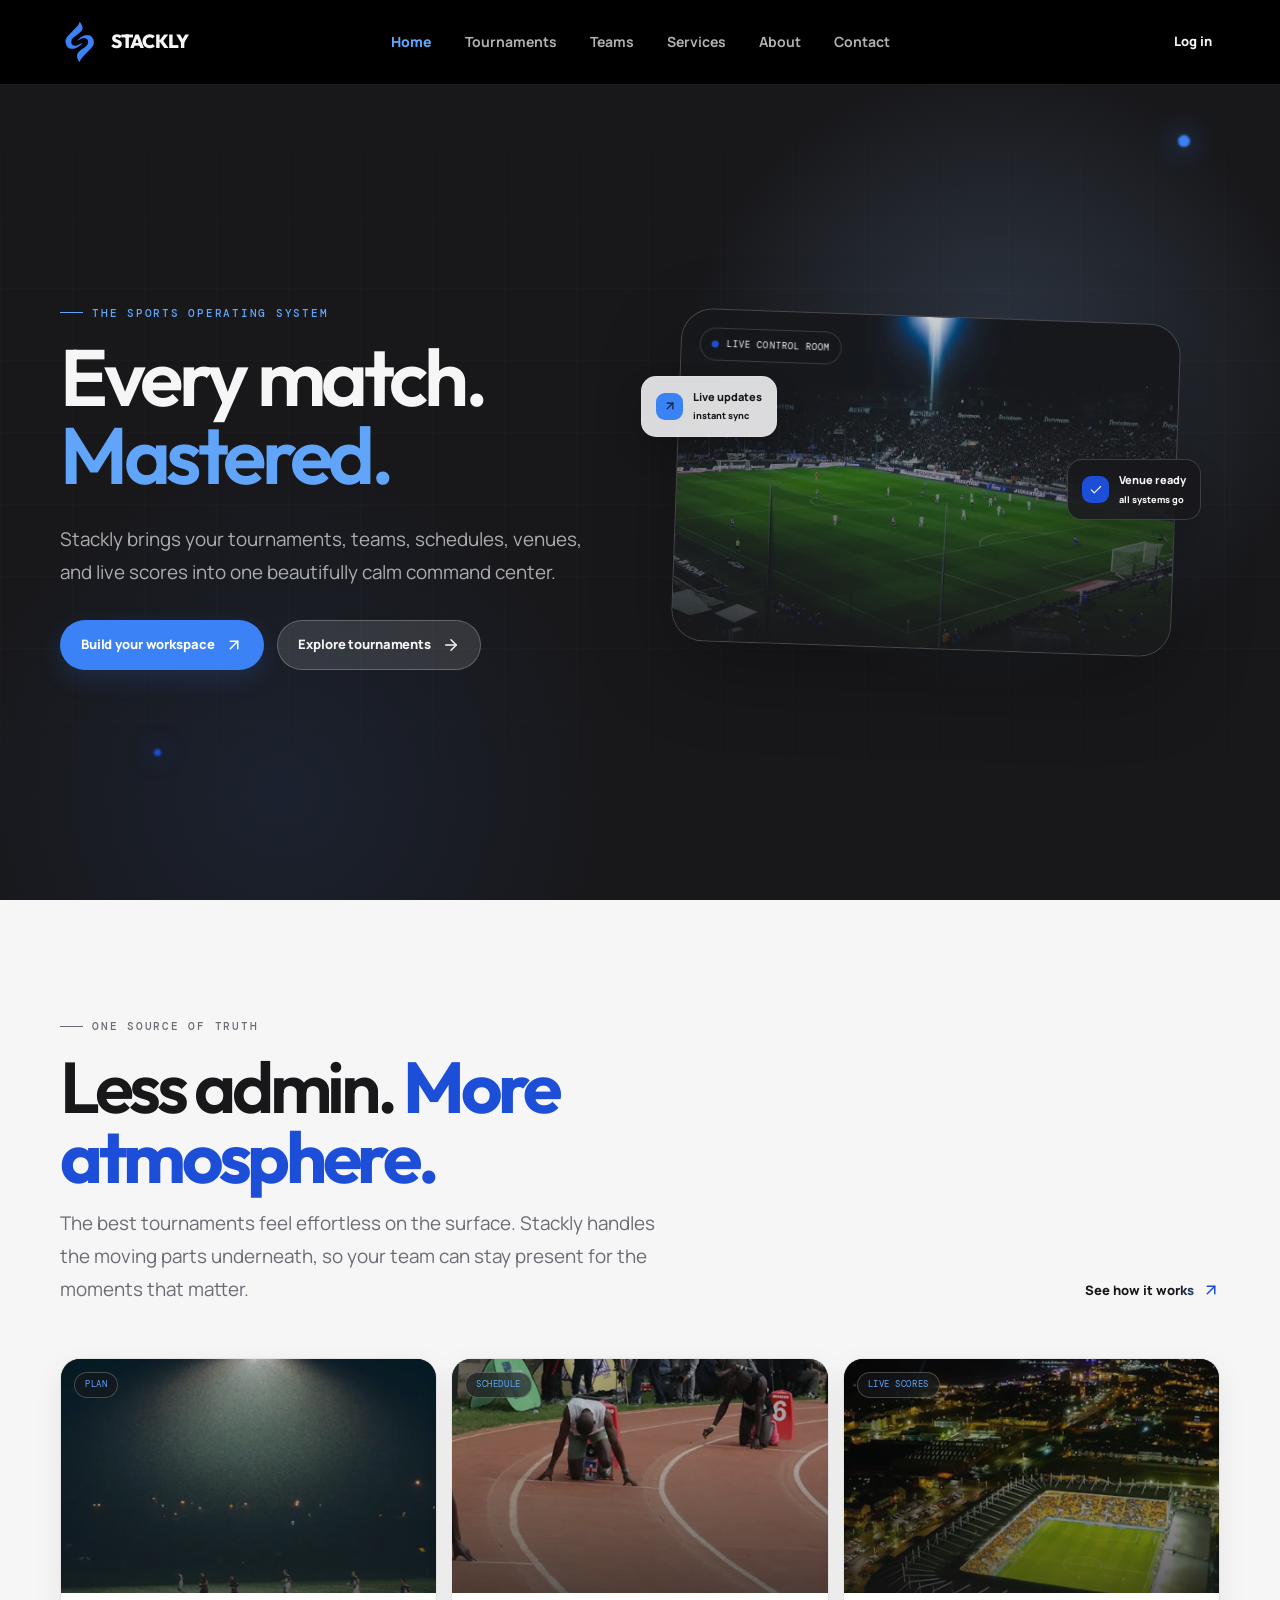
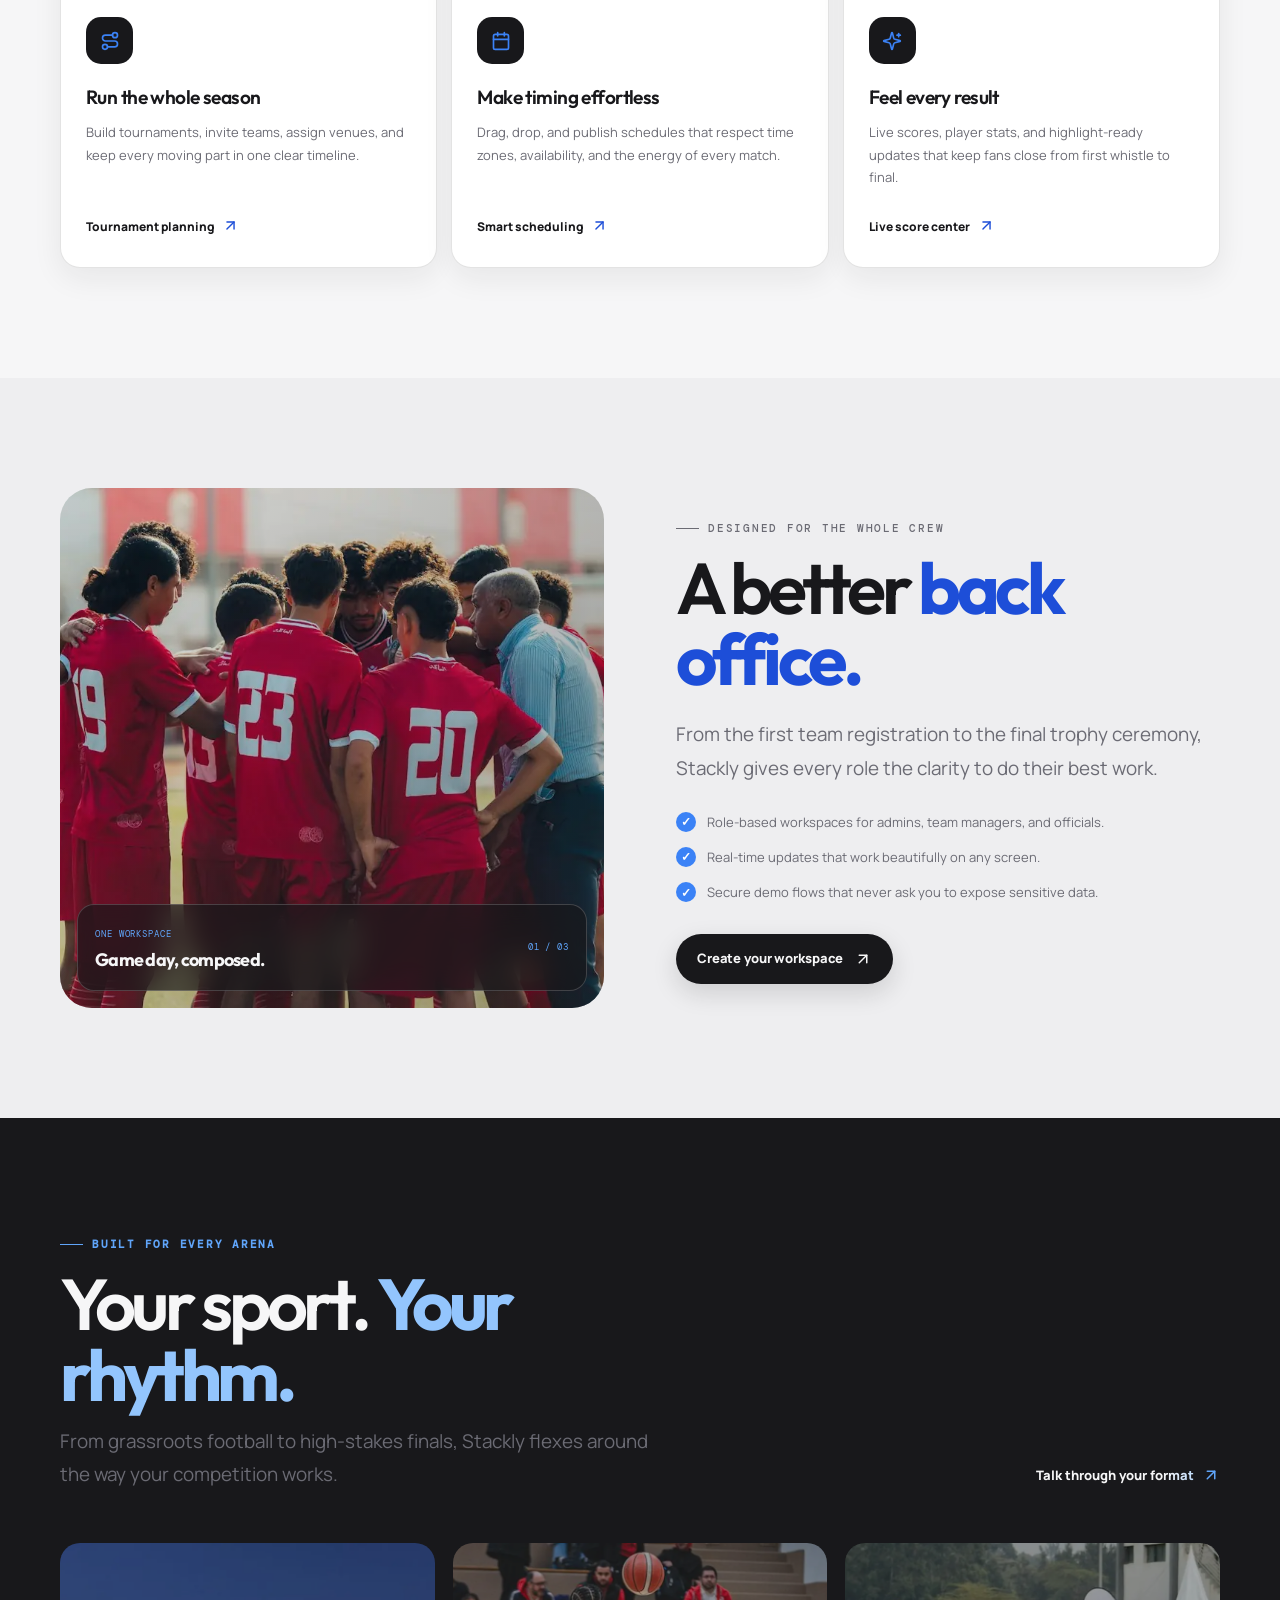
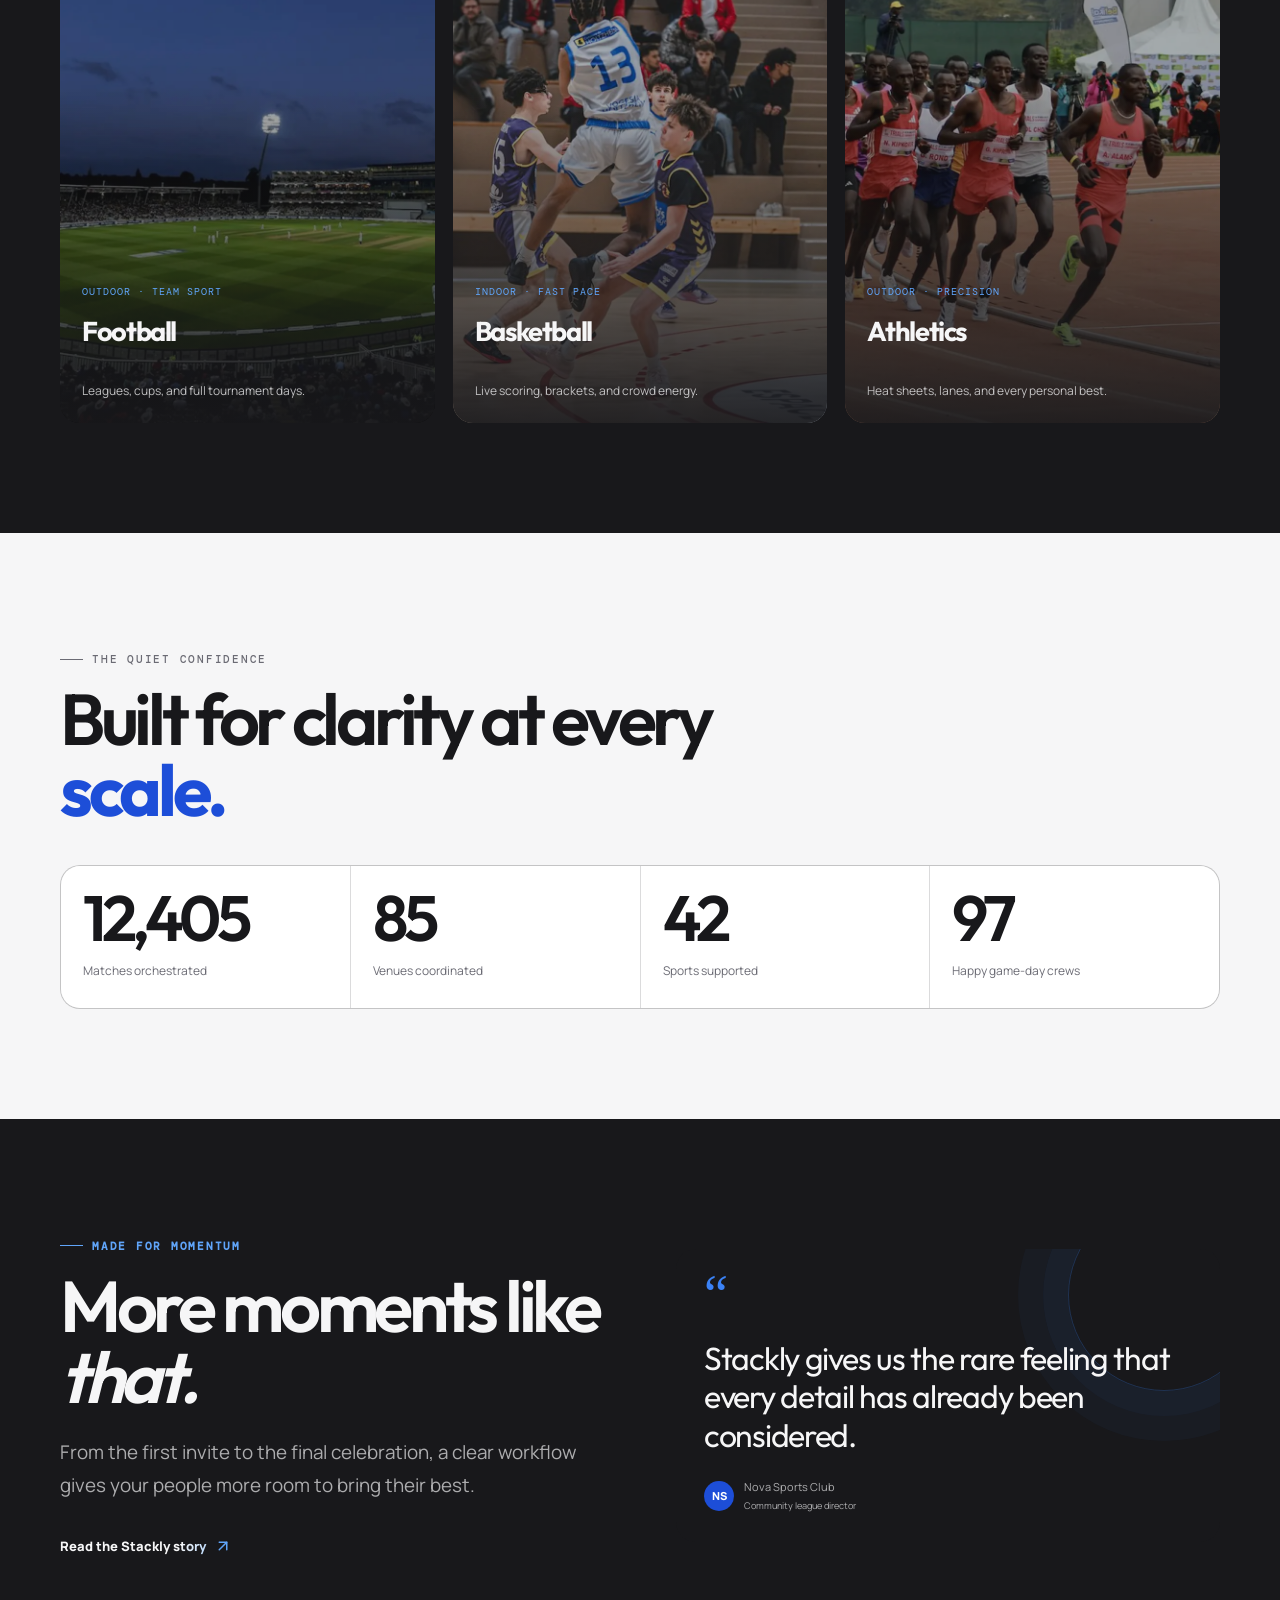
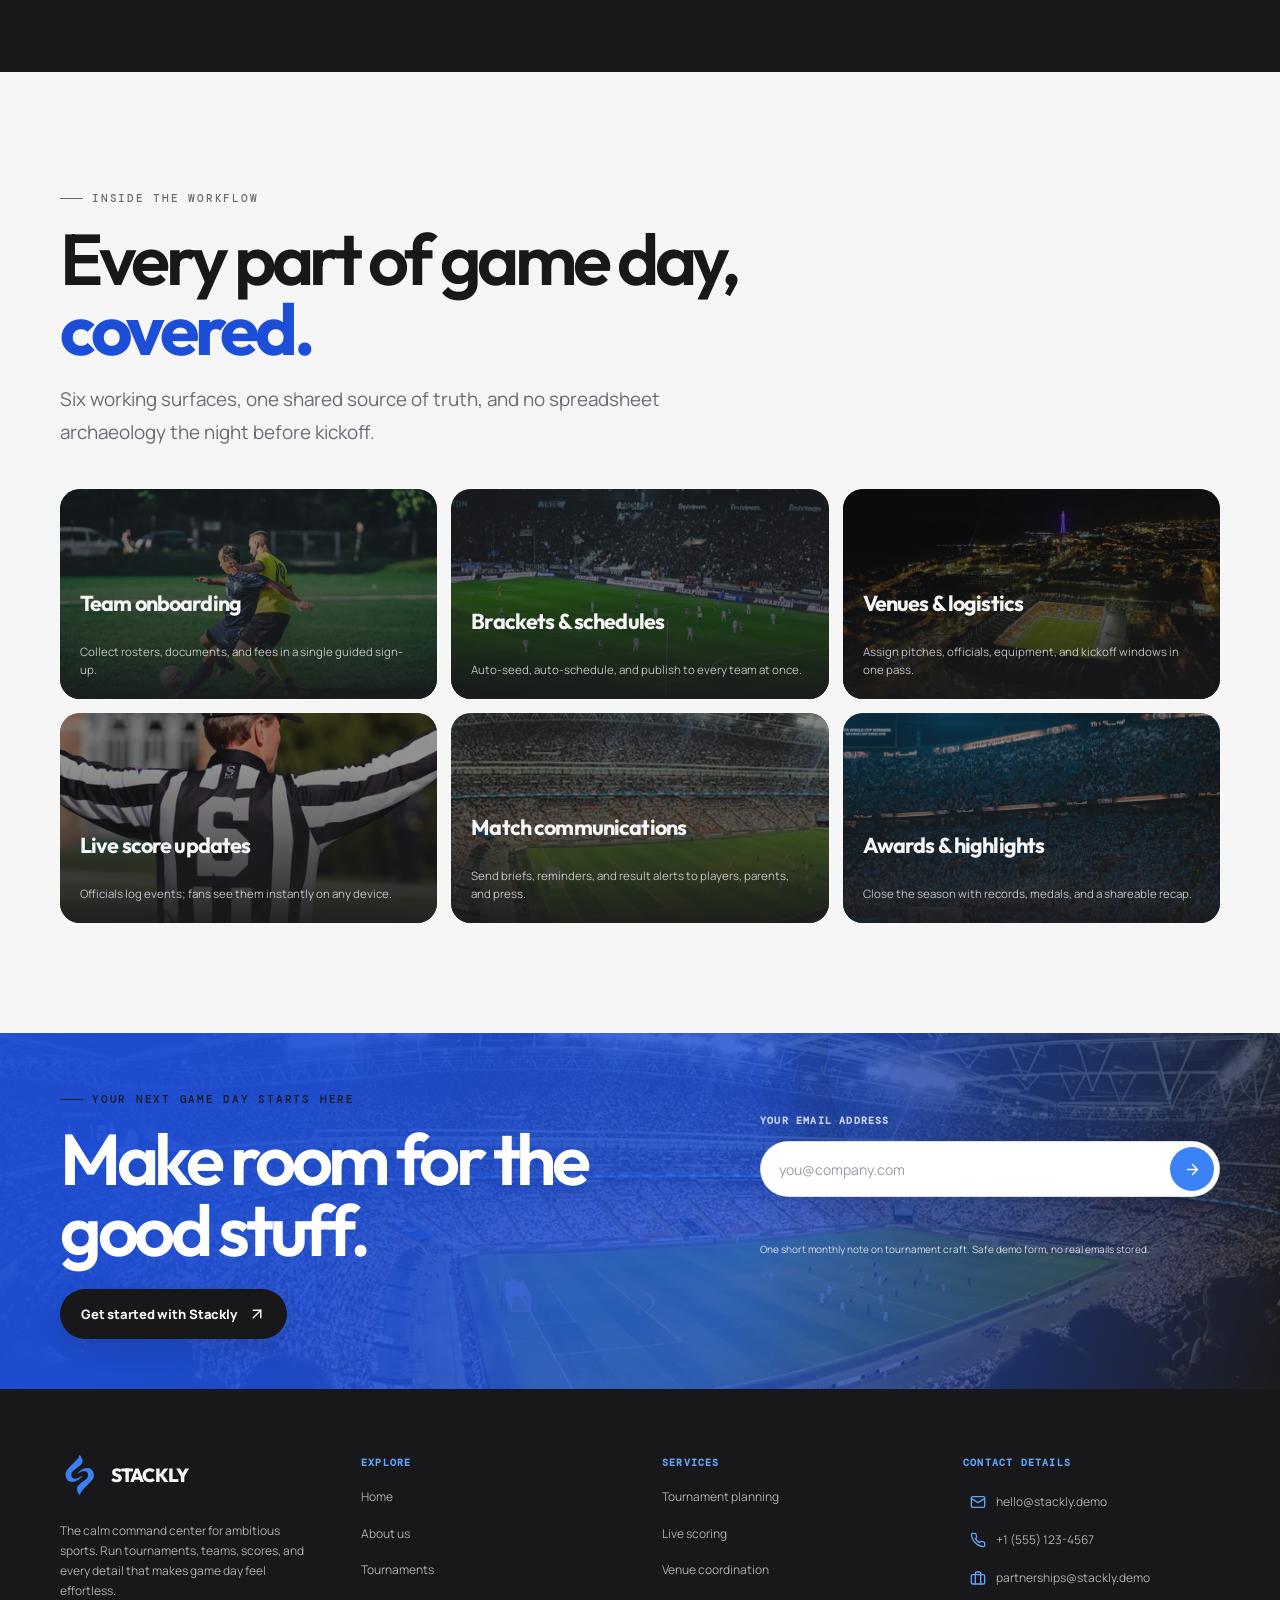
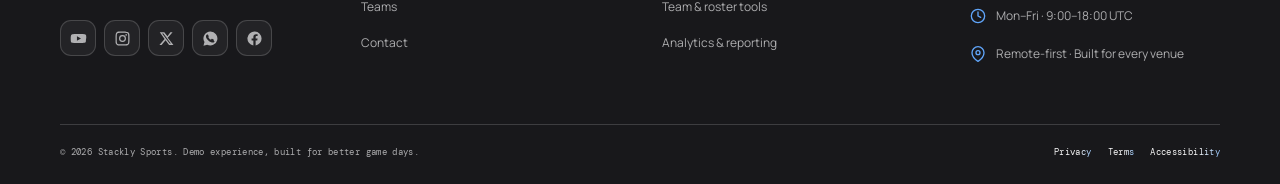
<file: index.html>
<!DOCTYPE html>
<html lang="en">
<head>
  <meta charset="utf-8">
  <meta name="viewport" content="width=device-width, initial-scale=1">
  <meta name="theme-color" content="#071c22">
  <meta name="description" content="Stackly is the calm command center for ambitious sports tournaments, teams, schedules, and live scores.">
  <title>Stackly Sports — Every match. Mastered.</title>
  <link rel="icon" type="image/webp" href="stackly-logo-icon.webp">
  <link rel="preconnect" href="https://fonts.googleapis.com">
  <link rel="preconnect" href="https://fonts.gstatic.com" crossorigin>
  <link rel="stylesheet" href="stackly-sports/assets/css/site.css">
  <script src="stackly-sports/assets/js/site.js" defer></script>
</head>
<body data-page="home" data-header="dark">
  <a class="skip-link" href="#main-content">Skip to content</a>
  <div data-site-header></div>
  <main id="main-content">
    <section class="hero" aria-labelledby="hero-title">
      <div class="hero-bg" aria-hidden="true"><img src="stackly-sports/assets/img/stadium-night.webp" alt="" width="1600" height="900" fetchpriority="high"><img src="stackly-sports/assets/img/community-crowd.webp" alt="" width="1600" height="900" loading="lazy"></div>
      <div class="orb orb--accent"></div><div class="orb orb--accent-strong"></div>
      <div class="container hero-inner">
        <div class="hero-copy reveal is-visible">
          <p class="eyebrow">The sports operating system</p>
          <h1 class="display" id="hero-title">Every match. <em>Mastered.</em></h1>
          <p class="lead">Stackly brings your tournaments, teams, schedules, venues, and live scores into one beautifully calm command center.</p>
          <div class="hero-actions"><a class="button button--accent" href="signup.html">Build your workspace <span><svg viewBox="0 0 24 24" fill="none" stroke="currentColor" stroke-width="2" stroke-linecap="round" stroke-linejoin="round" width="1em" height="1em" aria-hidden="true" focusable="false"><path d="M7 7h10v10"/><path d="M7 17 17 7"/></svg></span></a><a class="button button--light" href="tournaments.html">Explore tournaments <span><svg viewBox="0 0 24 24" fill="none" stroke="currentColor" stroke-width="2" stroke-linecap="round" stroke-linejoin="round" width="1em" height="1em" aria-hidden="true" focusable="false"><path d="M5 12h14"/><path d="m12 5 7 7-7 7"/></svg></span></a></div>
        </div>
        <div class="hero-visual-wrap reveal reveal-delay-2" data-parallax>
          <div class="hero-visual">
            <img src="stackly-sports/assets/img/stadium-night.webp" alt="Floodlit stadium during a finals night, seen from the gantry" width="1100" height="700" fetchpriority="high">
            <div class="hero-visual-label"><span class="live-dot"></span> Live control room</div>
          </div>
          <div class="float-card float-card--one"><i><svg viewBox="0 0 24 24" fill="none" stroke="currentColor" stroke-width="2" stroke-linecap="round" stroke-linejoin="round" width="1em" height="1em" aria-hidden="true" focusable="false"><path d="M7 7h10v10"/><path d="M7 17 17 7"/></svg></i><span>Live updates<br><small>instant sync</small></span></div>
          <div class="float-card float-card--two"><i><svg viewBox="0 0 24 24" fill="none" stroke="currentColor" stroke-width="2" stroke-linecap="round" stroke-linejoin="round" width="1em" height="1em" aria-hidden="true" focusable="false"><path d="M20 6 9 17l-5-5"/></svg></i><span>Venue ready<br><small>all systems go</small></span></div>
        </div>
      </div>
    </section>

    <section class="section" id="platform" aria-labelledby="platform-title">
      <div class="container">
        <div class="section-head reveal"><div class="section-heading"><p class="eyebrow eyebrow--dark">One source of truth</p><h2 class="h2" id="platform-title">Less admin. <span class="marquee-word">More atmosphere.</span></h2><p class="lead">The best tournaments feel effortless on the surface. Stackly handles the moving parts underneath, so your team can stay present for the moments that matter.</p></div><a class="text-link" href="contact.html">See how it works <span><svg viewBox="0 0 24 24" fill="none" stroke="currentColor" stroke-width="2" stroke-linecap="round" stroke-linejoin="round" width="1em" height="1em" aria-hidden="true" focusable="false"><path d="M7 7h10v10"/><path d="M7 17 17 7"/></svg></span></a></div>
        <div class="card-grid card-grid--three">
          <article class="card card--media reveal"><div class="card-media"><span class="card-media-tag">Plan</span><img src="stackly-sports/assets/img/platform-tournaments.webp" alt="Players competing for possession on a community football pitch" width="850" height="530" loading="lazy"></div><div class="card-media-body"><div class="card-icon"><svg viewBox="0 0 24 24" fill="none" stroke="currentColor" stroke-width="2" stroke-linecap="round" stroke-linejoin="round" width="1em" height="1em" aria-hidden="true" focusable="false"><circle cx="6" cy="19" r="3"/><path d="M9 19h8.5a3.5 3.5 0 0 0 0-7h-11a3.5 3.5 0 0 1 0-7H15"/><circle cx="18" cy="5" r="3"/></svg></div><h3 class="h4">Run the whole season</h3><p>Build tournaments, invite teams, assign venues, and keep every moving part in one clear timeline.</p><a class="card-link" href="tournaments.html">Tournament planning <i><svg viewBox="0 0 24 24" fill="none" stroke="currentColor" stroke-width="2" stroke-linecap="round" stroke-linejoin="round" width="1em" height="1em" aria-hidden="true" focusable="false"><path d="M7 7h10v10"/><path d="M7 17 17 7"/></svg></i></a></div></article>
          <article class="card card--media reveal reveal-delay-1"><div class="card-media"><span class="card-media-tag">Schedule</span><img src="stackly-sports/assets/img/platform-scheduling.webp" alt="Athletes set in the starting blocks on a running track" width="850" height="530" loading="lazy"></div><div class="card-media-body"><div class="card-icon"><svg viewBox="0 0 24 24" fill="none" stroke="currentColor" stroke-width="2" stroke-linecap="round" stroke-linejoin="round" width="1em" height="1em" aria-hidden="true" focusable="false"><path d="M8 2v4"/><path d="M16 2v4"/><rect width="18" height="18" x="3" y="4" rx="2"/><path d="M3 10h18"/></svg></div><h3 class="h4">Make timing effortless</h3><p>Drag, drop, and publish schedules that respect time zones, availability, and the energy of every match.</p><a class="card-link" href="tournaments.html#matches">Smart scheduling <i><svg viewBox="0 0 24 24" fill="none" stroke="currentColor" stroke-width="2" stroke-linecap="round" stroke-linejoin="round" width="1em" height="1em" aria-hidden="true" focusable="false"><path d="M7 7h10v10"/><path d="M7 17 17 7"/></svg></i></a></div></article>
          <article class="card card--media reveal reveal-delay-2"><div class="card-media"><span class="card-media-tag">Live scores</span><img src="stackly-sports/assets/img/platform-scores.webp" alt="Aerial view of a floodlit football stadium at night" width="850" height="530" loading="lazy"></div><div class="card-media-body"><div class="card-icon"><svg viewBox="0 0 24 24" fill="none" stroke="currentColor" stroke-width="2" stroke-linecap="round" stroke-linejoin="round" width="1em" height="1em" aria-hidden="true" focusable="false"><path d="M9.937 15.5A2 2 0 0 0 8.5 14.063l-6.135-1.582a.5.5 0 0 1 0-.962L8.5 9.936A2 2 0 0 0 9.937 8.5l1.582-6.135a.5.5 0 0 1 .963 0L14.063 8.5A2 2 0 0 0 15.5 9.937l6.135 1.581a.5.5 0 0 1 0 .964L15.5 14.063a2 2 0 0 0-1.437 1.437l-1.582 6.135a.5.5 0 0 1-.963 0z"/><path d="M20 3v4"/><path d="M22 5h-4"/></svg></div><h3 class="h4">Feel every result</h3><p>Live scores, player stats, and highlight-ready updates that keep fans close from first whistle to final.</p><a class="card-link" href="tournaments.html#matches">Live score center <i><svg viewBox="0 0 24 24" fill="none" stroke="currentColor" stroke-width="2" stroke-linecap="round" stroke-linejoin="round" width="1em" height="1em" aria-hidden="true" focusable="false"><path d="M7 7h10v10"/><path d="M7 17 17 7"/></svg></i></a></div></article>
        </div>
      </div>
    </section>

    <section class="section section--warm" aria-labelledby="command-title">
      <div class="container split">
        <div class="split-media split-media--tall reveal"><img src="stackly-sports/assets/img/story-huddle.webp" alt="Football squad huddling with their coach before kickoff" width="1000" height="850" loading="lazy"><div class="media-stamp"><div><span>One workspace</span><strong>Game day, composed.</strong></div><span>01 / 03</span></div></div>
        <div class="reveal reveal-delay-1"><p class="eyebrow eyebrow--dark">Designed for the whole crew</p><h2 class="h2" id="command-title">A better <span class="marquee-word">back office.</span></h2><p class="lead">From the first team registration to the final trophy ceremony, Stackly gives every role the clarity to do their best work.</p><ul class="check-list"><li>Role-based workspaces for admins, team managers, and officials.</li><li>Real-time updates that work beautifully on any screen.</li><li>Secure demo flows that never ask you to expose sensitive data.</li></ul><a class="button button--dark mt-30" href="signup.html">Create your workspace <span><svg viewBox="0 0 24 24" fill="none" stroke="currentColor" stroke-width="2" stroke-linecap="round" stroke-linejoin="round" width="1em" height="1em" aria-hidden="true" focusable="false"><path d="M7 7h10v10"/><path d="M7 17 17 7"/></svg></span></a></div>
      </div>
    </section>

    <section class="section section--dark" aria-labelledby="sports-title">
      <div class="container">
        <div class="section-head reveal"><div class="section-heading"><p class="eyebrow eyebrow--accent">Built for every arena</p><h2 class="h2" id="sports-title">Your sport. <span class="text-accent">Your rhythm.</span></h2><p class="lead">From grassroots football to high-stakes finals, Stackly flexes around the way your competition works.</p></div><a class="text-link text-link--light" href="contact.html">Talk through your format <span><svg viewBox="0 0 24 24" fill="none" stroke="currentColor" stroke-width="2" stroke-linecap="round" stroke-linejoin="round" width="1em" height="1em" aria-hidden="true" focusable="false"><path d="M7 7h10v10"/><path d="M7 17 17 7"/></svg></span></a></div>
        <div class="sport-feature">
          <article class="sport-card reveal"><img src="stackly-sports/assets/img/sport-football.webp" alt="Football players competing in a stadium" width="850" height="1000" loading="lazy"><div class="sport-card-content"><small>Outdoor · Team sport</small><h3>Football</h3><p>Leagues, cups, and full tournament days.</p></div></article>
          <article class="sport-card reveal reveal-delay-1"><img src="stackly-sports/assets/img/sport-basketball.webp" alt="Basketball player driving toward the basket" width="850" height="1000" loading="lazy"><div class="sport-card-content"><small>Indoor · Fast pace</small><h3>Basketball</h3><p>Live scoring, brackets, and crowd energy.</p></div></article>
          <article class="sport-card reveal reveal-delay-2"><img src="stackly-sports/assets/img/sport-athletics.webp" alt="Runner competing on an athletics track" width="850" height="1000" loading="lazy"><div class="sport-card-content"><small>Outdoor · Precision</small><h3>Athletics</h3><p>Heat sheets, lanes, and every personal best.</p></div></article>
        </div>
      </div>
    </section>

    <section class="section" aria-labelledby="numbers-title">
      <div class="container">
        <div class="section-heading reveal"><p class="eyebrow eyebrow--dark">The quiet confidence</p><h2 class="h2" id="numbers-title">Built for clarity at every <span class="marquee-word">scale.</span></h2></div>
        <div class="stat-grid reveal reveal-delay-1 mt-40"><div class="stat-card"><strong data-count="12480">12,480+</strong><span>Matches orchestrated</span></div><div class="stat-card"><strong data-count="86">86</strong><span>Venues coordinated</span></div><div class="stat-card"><strong data-count="42">42</strong><span>Sports supported</span></div><div class="stat-card"><strong data-count="98">98%</strong><span>Happy game-day crews</span></div></div>
      </div>
    </section>

    <section class="section section--dark" aria-labelledby="story-title">
      <div class="container split split--reverse">
        <div class="quote-card reveal"><div class="quote-mark">“</div><blockquote>Stackly gives us the rare feeling that every detail has already been considered.</blockquote><div class="quote-byline"><i>NS</i><span>Nova Sports Club<br><small>Community league director</small></span></div></div>
        <div class="reveal reveal-delay-1"><p class="eyebrow eyebrow--accent">Made for momentum</p><h2 class="h2" id="story-title">More moments like <em>that.</em></h2><p class="lead text-light">From the first invite to the final celebration, a clear workflow gives your people more room to bring their best.</p><a class="text-link text-link--light mt-30" href="contact.html">Read the Stackly story <span><svg viewBox="0 0 24 24" fill="none" stroke="currentColor" stroke-width="2" stroke-linecap="round" stroke-linejoin="round" width="1em" height="1em" aria-hidden="true" focusable="false"><path d="M7 7h10v10"/><path d="M7 17 17 7"/></svg></span></a></div>
      </div>
    </section>

    <section class="section" aria-labelledby="day-title">
      <div class="container">
        <div class="section-heading reveal"><p class="eyebrow eyebrow--dark">Inside the workflow</p><h2 class="h2" id="day-title">Every part of game day, <span class="marquee-word">covered.</span></h2><p class="lead">Six working surfaces, one shared source of truth, and no spreadsheet archaeology the night before kickoff.</p></div>
        <div class="feature-strip mt-40">
          <article class="feature-tile reveal"><img src="stackly-sports/assets/img/tournament-youth.webp" alt="Youth teams registering at a community tournament" width="1000" height="700" loading="lazy"><div class="feature-tile-content"><h3>Team onboarding</h3><p>Collect rosters, documents, and fees in a single guided sign-up.</p></div></article>
          <article class="feature-tile reveal reveal-delay-1"><img src="stackly-sports/assets/img/service-broadcast.webp" alt="Broadcast crew covering a live match" width="850" height="1000" loading="lazy"><div class="feature-tile-content"><h3>Brackets &amp; schedules</h3><p>Auto-seed, auto-schedule, and publish to every team at once.</p></div></article>
          <article class="feature-tile reveal reveal-delay-2"><img src="stackly-sports/assets/img/venue-map.webp" alt="Map of tournament venues and match zones" width="900" height="560" loading="lazy"><div class="feature-tile-content"><h3>Venues &amp; logistics</h3><p>Assign pitches, officials, equipment, and kickoff windows in one pass.</p></div></article>
          <article class="feature-tile reveal reveal-delay-3"><img src="stackly-sports/assets/img/match-official.webp" alt="Match official tracking the game with a clipboard" width="850" height="1000" loading="lazy"><div class="feature-tile-content"><h3>Live score updates</h3><p>Officials log events; fans see them instantly on any device.</p></div></article>
          <article class="feature-tile reveal"><img src="stackly-sports/assets/img/service-community.webp" alt="Club community gathering around a match announcement" width="850" height="1000" loading="lazy"><div class="feature-tile-content"><h3>Match communications</h3><p>Send briefs, reminders, and result alerts to players, parents, and press.</p></div></article>
          <article class="feature-tile reveal reveal-delay-1"><img src="stackly-sports/assets/img/auth-crowd.webp" alt="Crowd celebrating a championship result" width="760" height="900" loading="lazy"><div class="feature-tile-content"><h3>Awards &amp; highlights</h3><p>Close the season with records, medals, and a shareable recap.</p></div></article>
        </div>
      </div>
    </section>

    <section class="cta-band cta-band--media" aria-labelledby="cta-title"><div class="cta-band-bg"><img src="stackly-sports/assets/img/community-crowd.webp" alt="Crowd celebrating together at a community tournament final" width="1600" height="700" loading="lazy"></div><div class="container cta-band-inner cta-band-inner--split"><div class="reveal"><p class="eyebrow eyebrow--ink">Your next game day starts here</p><h2 class="h2" id="cta-title">Make room for the good stuff.</h2><a class="button button--dark" href="signup.html">Get started with Stackly <span><svg viewBox="0 0 24 24" fill="none" stroke="currentColor" stroke-width="2" stroke-linecap="round" stroke-linejoin="round" width="1em" height="1em" aria-hidden="true" focusable="false"><path d="M7 7h10v10"/><path d="M7 17 17 7"/></svg></span></a></div>
        <form class="newsletter reveal reveal-delay-1" id="newsletter-form" novalidate>
          <label class="form-label" for="newsletter-email">Your email address</label>
          <div class="newsletter-field"><input class="input" id="newsletter-email" type="email" name="email" placeholder="you@company.com" autocomplete="email" aria-describedby="newsletter-error" data-validate="email" required><button class="newsletter-submit" type="submit" aria-label="Join the list"><svg viewBox="0 0 24 24" fill="none" stroke="currentColor" stroke-width="2" stroke-linecap="round" stroke-linejoin="round" width="1em" height="1em" aria-hidden="true" focusable="false"><path d="M5 12h14"/><path d="m12 5 7 7-7 7"/></svg></button></div>
          <span class="field-error" id="newsletter-error" aria-live="polite"></span>
          <p class="newsletter-note">One short monthly note on tournament craft. Safe demo form, no real emails stored.</p>
        </form></div></section>
  </main>

  <div class="modal-backdrop" data-modal-close></div>
  <section class="modal" id="match-modal" role="dialog" aria-modal="true" aria-labelledby="match-modal-title" hidden>
    <div class="modal-head"><div><p class="eyebrow eyebrow--dark">Live control room</p><h2 class="h3" id="match-modal-title">Match day snapshot</h2></div><button class="icon-button" type="button" data-modal-close aria-label="Close match details"><svg viewBox="0 0 24 24" fill="none" stroke="currentColor" stroke-width="2" stroke-linecap="round" stroke-linejoin="round" width="1em" height="1em" aria-hidden="true" focusable="false"><path d="M18 6 6 18"/><path d="m6 6 12 12"/></svg></button></div>
    <div class="modal-match"><span class="tag tag--accent">LIVE · Q3</span><strong>Northside FC <b>02</b> — <b>01</b> Harbor United</strong><small>Sunrise Arena · Main pitch</small></div>
    <p class="muted">Stackly keeps the match clock, score, substitutions, and audience updates in sync across every role.</p>
    <a class="button button--dark" href="tournaments.html#matches" data-modal-close>Open score center <span><svg viewBox="0 0 24 24" fill="none" stroke="currentColor" stroke-width="2" stroke-linecap="round" stroke-linejoin="round" width="1em" height="1em" aria-hidden="true" focusable="false"><path d="M7 7h10v10"/><path d="M7 17 17 7"/></svg></span></a>
  </section>
  <div data-site-footer></div>
</body>
</html>
</file>
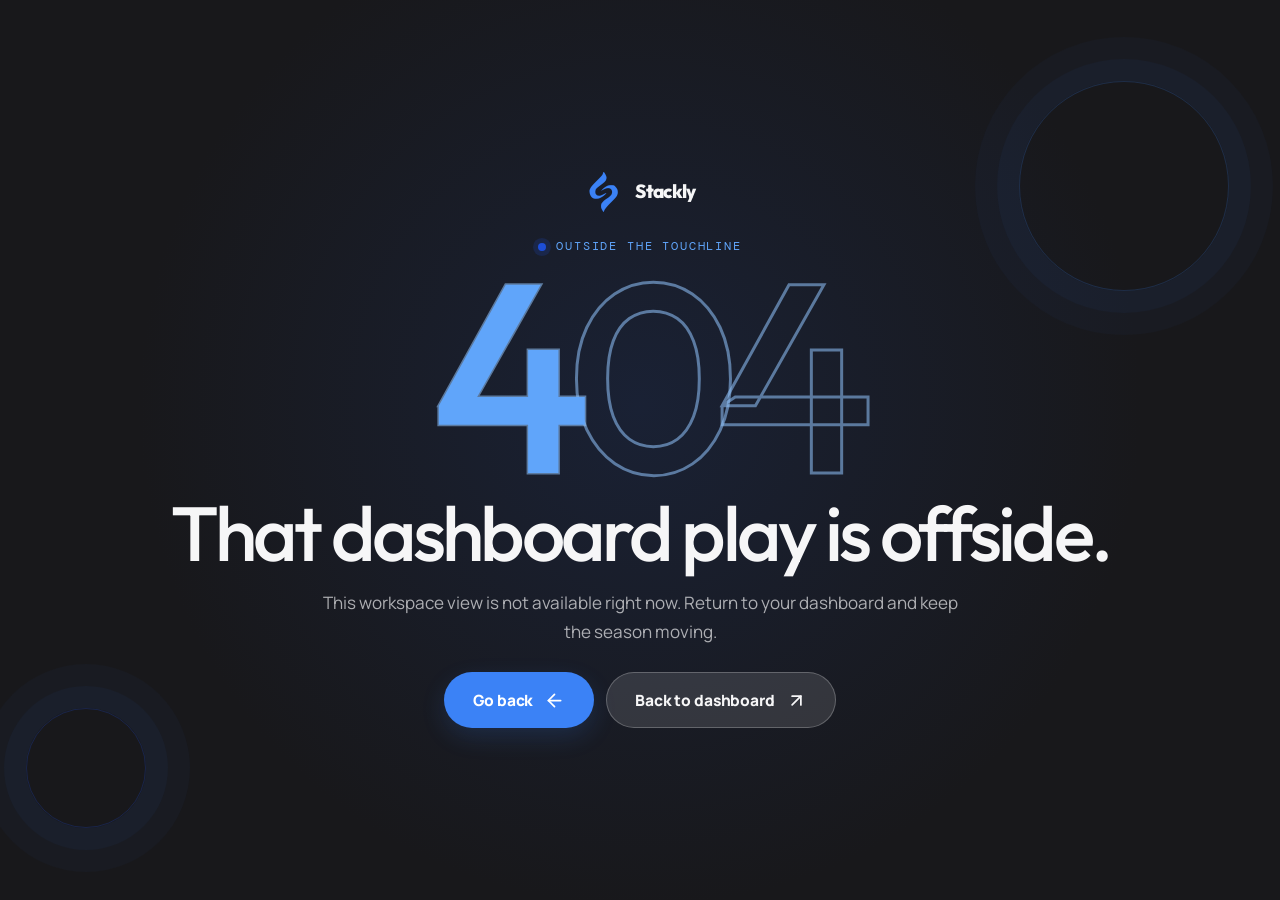
<file: 404dash.html>
<!DOCTYPE html>
<html lang="en" class="error-doc">
<head>
  <meta charset="utf-8">
  <meta name="viewport" content="width=device-width, initial-scale=1">
  <meta name="theme-color" content="#0b2228">
  <meta name="robots" content="noindex">
  <meta name="description" content="The requested Stackly dashboard view could not be found.">
  <title>Dashboard view not found — Stackly Sports</title>
  <style>html.error-doc { height: 100%; overflow: hidden; }</style>
  <link rel="icon" type="image/webp" href="stackly-logo-icon.webp">
  <link rel="preconnect" href="https://fonts.googleapis.com">
  <link rel="stylesheet" href="stackly-sports/assets/css/site.css">
  <script src="stackly-sports/assets/js/site.js" defer></script>
</head>
<body class="error-page" data-page="404dash">
  <div class="error-orbit error-orbit--one" aria-hidden="true"></div><div class="error-orbit error-orbit--two" aria-hidden="true"></div>
  <main class="error-shell">
    <div class="error-copy">
      <a class="brand" href="index.html" aria-label="Stackly Sports home"><img src="stackly-logo-icon.webp" alt="" width="40" height="40"><span>Stackly</span></a>
      <p class="error-kicker"><i aria-hidden="true"></i> Outside the touchline</p>
      <p class="error-code" aria-label="Error 404">404<b aria-hidden="true">4</b></p>
      <h1>That dashboard play is offside.</h1>
      <p>This workspace view is not available right now. Return to your dashboard and keep the season moving.</p>
      <div class="error-actions"><button class="button button--accent" type="button" data-go-back>Go back <span><svg viewBox="0 0 24 24" fill="none" stroke="currentColor" stroke-width="2" stroke-linecap="round" stroke-linejoin="round" width="1em" height="1em" aria-hidden="true" focusable="false"><path d="M12 19 5 12l7-7"/><path d="M19 12H5"/></svg></span></button><a class="button button--light" href="login.html" data-dashboard-return>Back to dashboard <span><svg viewBox="0 0 24 24" fill="none" stroke="currentColor" stroke-width="2" stroke-linecap="round" stroke-linejoin="round" width="1em" height="1em" aria-hidden="true" focusable="false"><path d="M7 7h10v10"/><path d="M7 17 17 7"/></svg></span></a></div>
    </div>
  </main>
</body>
</html>
</file>
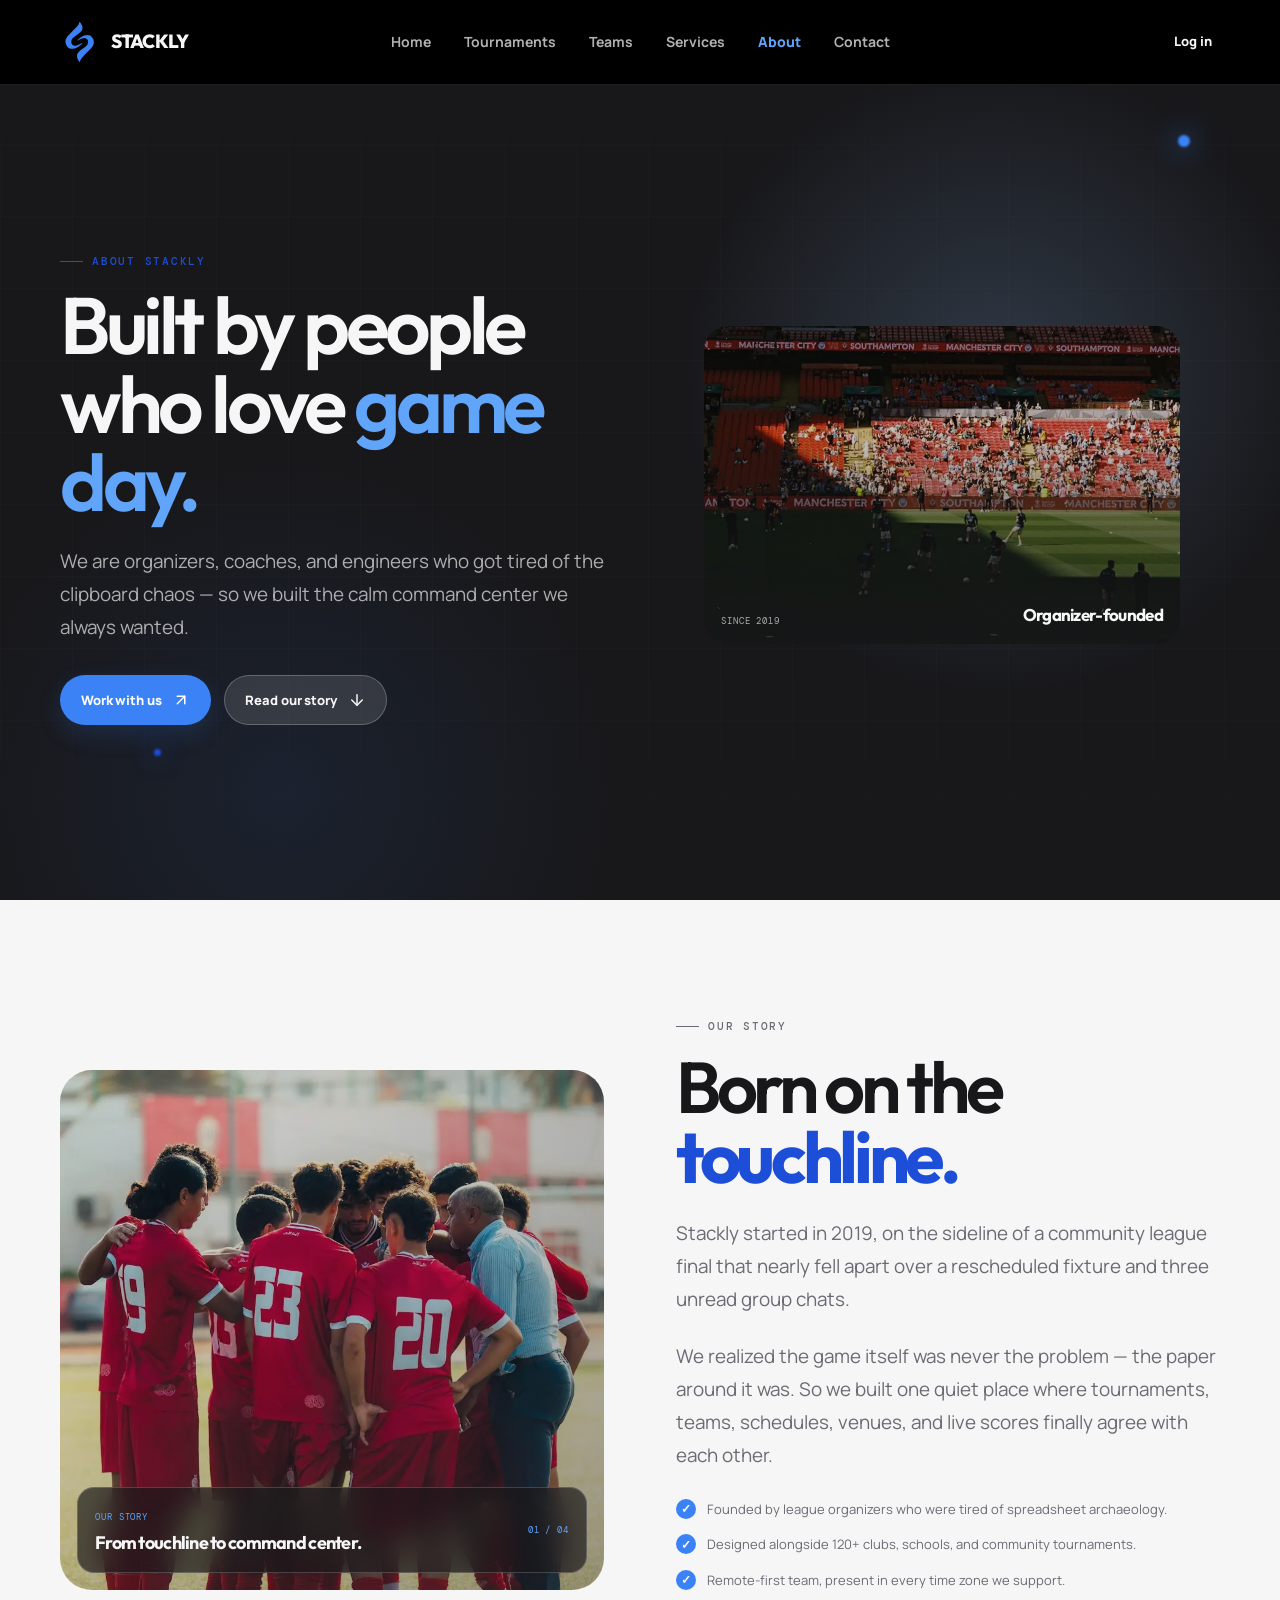
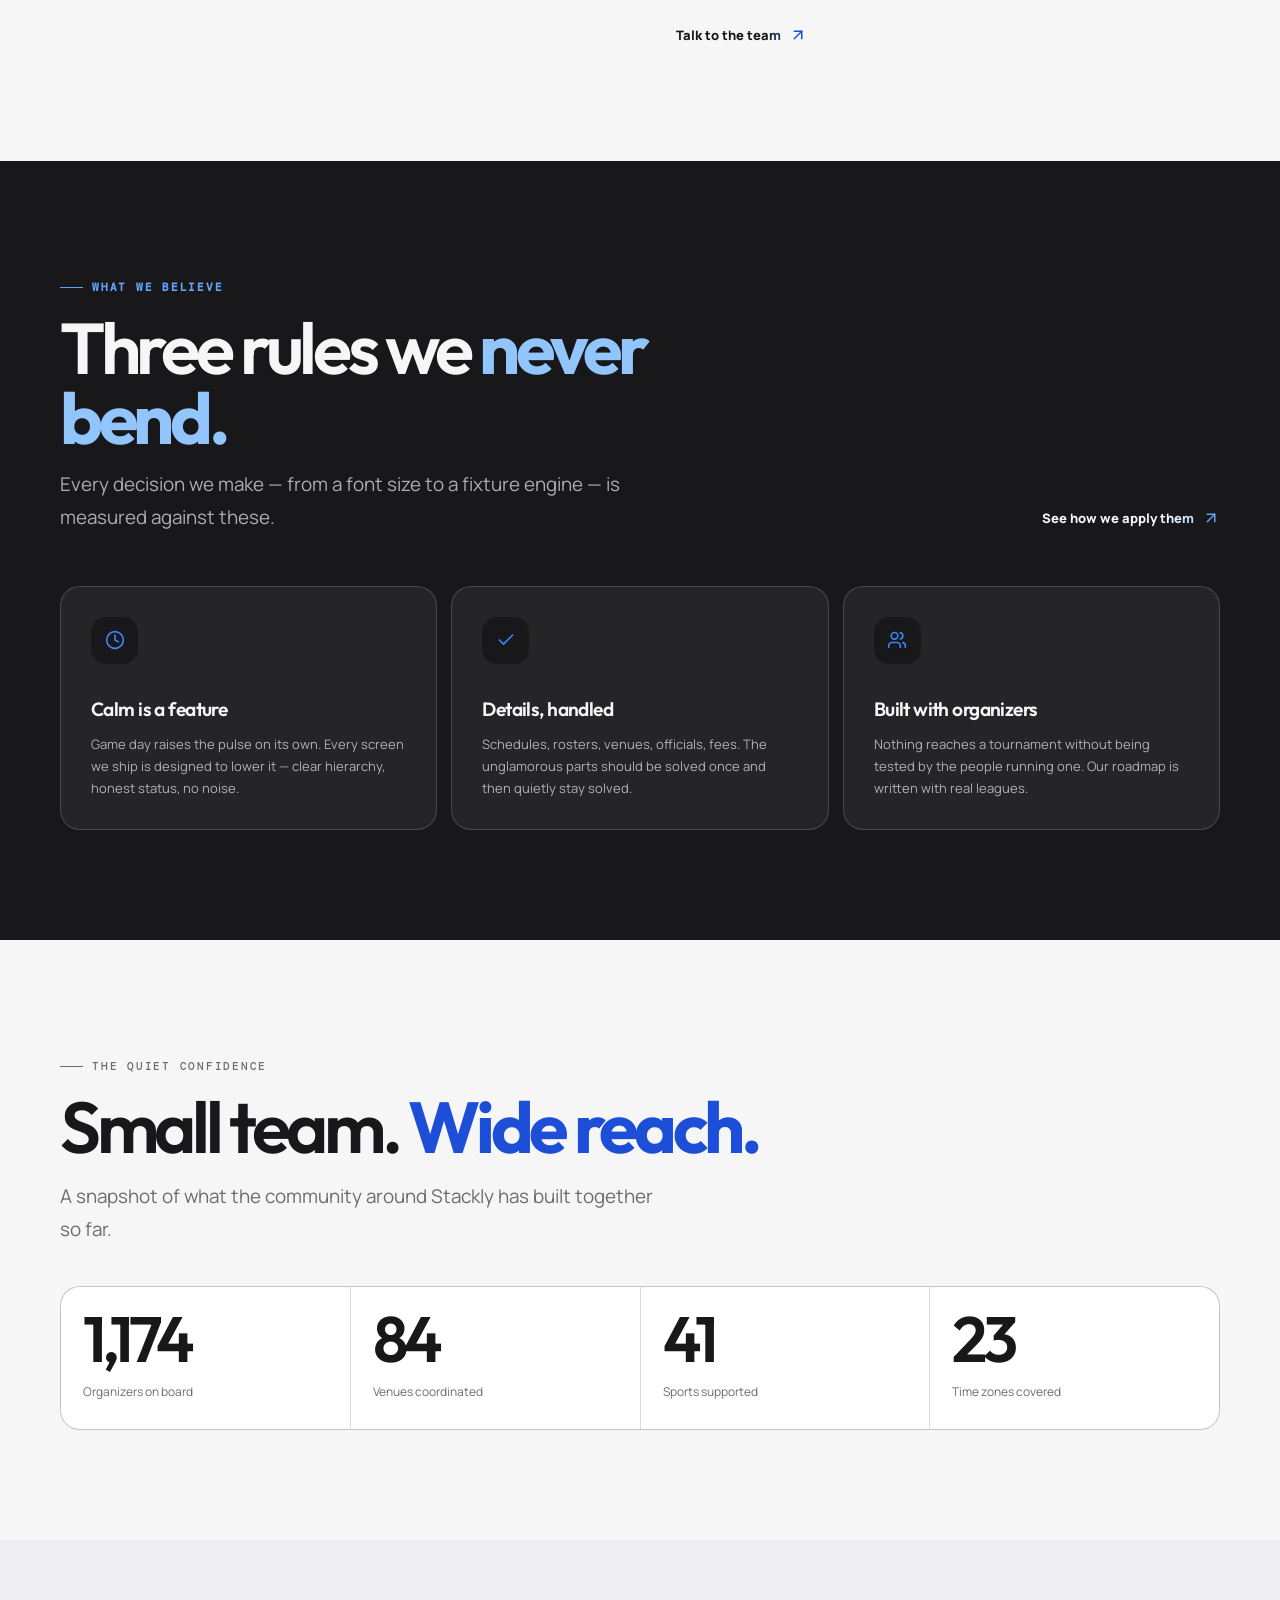
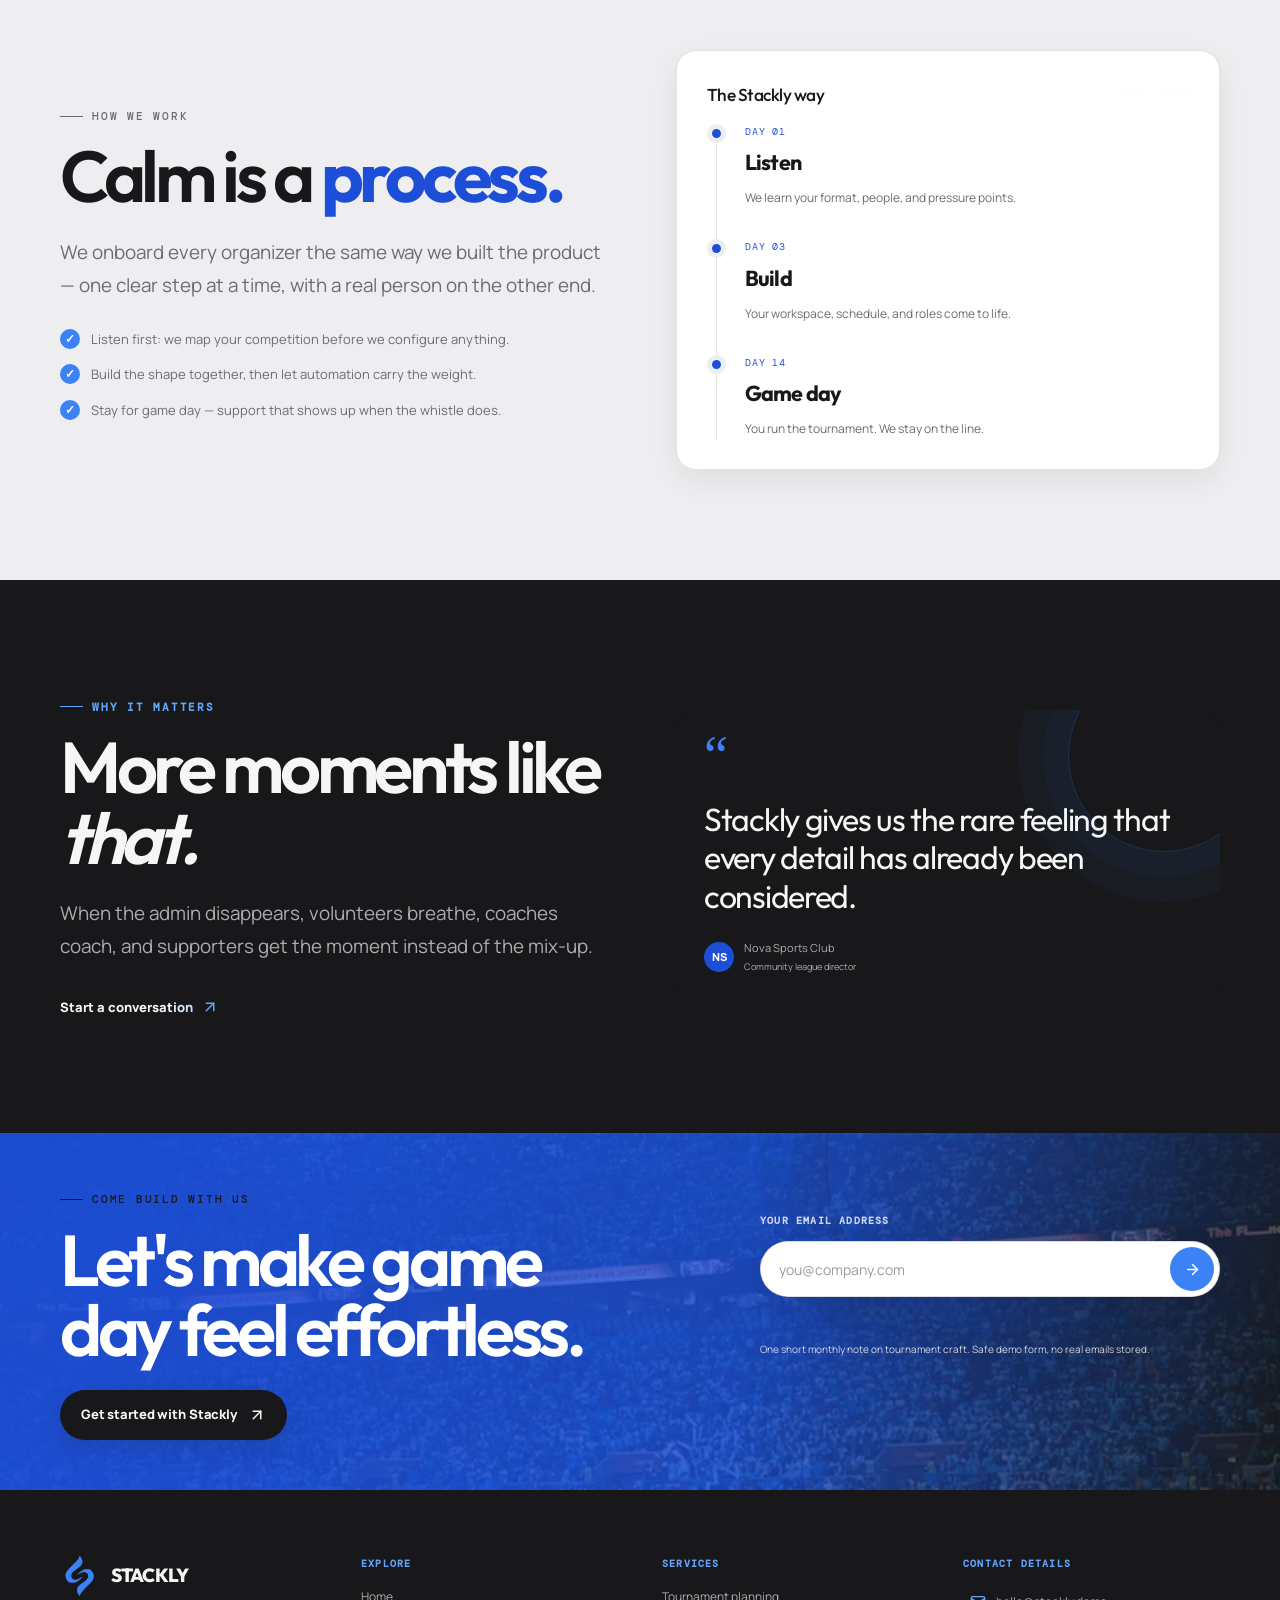
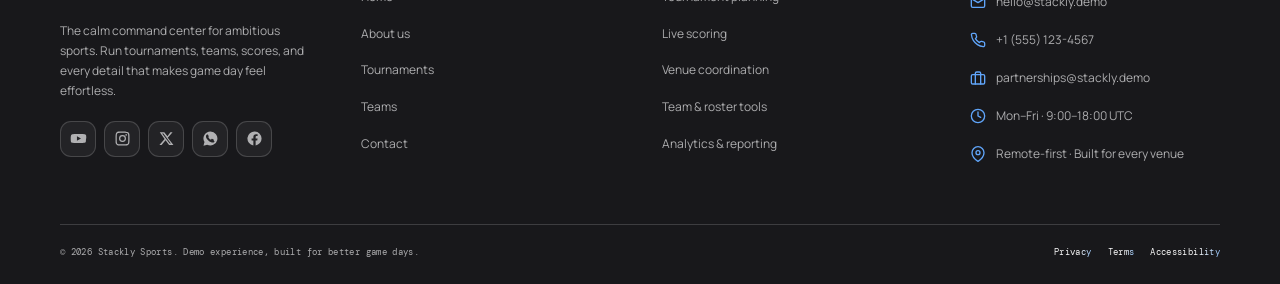
<file: about.html>
<!DOCTYPE html>
<html lang="en">
<head>
  <meta charset="utf-8">
  <meta name="viewport" content="width=device-width, initial-scale=1">
  <meta name="theme-color" content="#071c22">
  <meta name="description" content="Meet Stackly — the story, the beliefs, and the people building a calmer command center for tournaments, teams, and live scores.">
  <title>About Us — Stackly Sports</title>
  <link rel="icon" type="image/webp" href="stackly-logo-icon.webp">
  <link rel="preconnect" href="https://fonts.googleapis.com">
  <link rel="stylesheet" href="stackly-sports/assets/css/site.css">
  <script src="stackly-sports/assets/js/site.js" defer></script>
</head>
<body data-page="about" data-header="dark">
  <a class="skip-link" href="#main-content">Skip to content</a>
  <div data-site-header></div>
  <main id="main-content">
    <section class="hero hero--page" aria-labelledby="about-title">
      <div class="hero-bg" aria-hidden="true"><img src="stackly-sports/assets/img/sport-athletics.webp" alt="" width="1600" height="900" fetchpriority="high"><img src="stackly-sports/assets/img/platform-scores.webp" alt="" width="1600" height="900" loading="lazy"></div>
      <div class="orb orb--accent"></div><div class="orb orb--accent-strong"></div>
      <div class="container hero-inner">
        <div class="page-hero-copy reveal is-visible"><p class="eyebrow">About Stackly</p><h1 class="h1" id="about-title">Built by people who love <em>game day.</em></h1><p class="lead">We are organizers, coaches, and engineers who got tired of the clipboard chaos — so we built the calm command center we always wanted.</p><div class="hero-actions"><a class="button button--accent" href="signup.html">Work with us <span><svg viewBox="0 0 24 24" fill="none" stroke="currentColor" stroke-width="2" stroke-linecap="round" stroke-linejoin="round" width="1em" height="1em" aria-hidden="true" focusable="false"><path d="M7 7h10v10"/><path d="M7 17 17 7"/></svg></span></a><a class="button button--light" href="#story">Read our story <span><svg viewBox="0 0 24 24" fill="none" stroke="currentColor" stroke-width="2" stroke-linecap="round" stroke-linejoin="round" width="1em" height="1em" aria-hidden="true" focusable="false"><path d="M12 5v14"/><path d="m19 12-7 7-7-7"/></svg></span></a></div></div>
        <aside class="page-hero-aside reveal reveal-delay-2"><figure class="page-hero-media"><img src="stackly-sports/assets/img/match-warmup.webp" alt="Players warming up before kickoff on a floodlit pitch" width="900" height="760" fetchpriority="high"><figcaption><span>Since 2019</span><strong>Organizer-founded</strong></figcaption></figure></aside>
      </div>
    </section>

    <section class="section" id="story" aria-labelledby="story-title"><div class="container split">
      <div class="split-media split-media--tall reveal"><img src="stackly-sports/assets/img/contact-team.webp" alt="Organizers gathered around a table planning the next tournament" width="1000" height="850" loading="lazy"><div class="media-stamp"><div><span>Our story</span><strong>From touchline to command center.</strong></div><span>01 / 04</span></div></div>
      <div class="reveal reveal-delay-1"><p class="eyebrow eyebrow--dark">Our story</p><h2 class="h2" id="story-title">Born on the <span class="marquee-word">touchline.</span></h2><p class="lead">Stackly started in 2019, on the sideline of a community league final that nearly fell apart over a rescheduled fixture and three unread group chats.</p><p class="lead">We realized the game itself was never the problem — the paper around it was. So we built one quiet place where tournaments, teams, schedules, venues, and live scores finally agree with each other.</p><ul class="check-list"><li>Founded by league organizers who were tired of spreadsheet archaeology.</li><li>Designed alongside 120+ clubs, schools, and community tournaments.</li><li>Remote-first team, present in every time zone we support.</li></ul><a class="text-link mt-30" href="contact.html">Talk to the team <span><svg viewBox="0 0 24 24" fill="none" stroke="currentColor" stroke-width="2" stroke-linecap="round" stroke-linejoin="round" width="1em" height="1em" aria-hidden="true" focusable="false"><path d="M7 7h10v10"/><path d="M7 17 17 7"/></svg></span></a></div>
    </div></section>

    <section class="section section--dark" aria-labelledby="values-title"><div class="container">
      <div class="section-head reveal"><div class="section-heading"><p class="eyebrow eyebrow--accent">What we believe</p><h2 class="h2" id="values-title">Three rules we <span class="text-accent">never bend.</span></h2><p class="lead text-light">Every decision we make — from a font size to a fixture engine — is measured against these.</p></div><a class="text-link text-link--light" href="services.html">See how we apply them <span><svg viewBox="0 0 24 24" fill="none" stroke="currentColor" stroke-width="2" stroke-linecap="round" stroke-linejoin="round" width="1em" height="1em" aria-hidden="true" focusable="false"><path d="M7 7h10v10"/><path d="M7 17 17 7"/></svg></span></a></div>
      <div class="card-grid card-grid--three">
        <article class="card card-pad reveal"><div class="card-icon"><svg viewBox="0 0 24 24" fill="none" stroke="currentColor" stroke-width="2" stroke-linecap="round" stroke-linejoin="round" width="1em" height="1em" aria-hidden="true" focusable="false"><path d="M12 22a10 10 0 1 0 0-20 10 10 0 0 0 0 20z"/><path d="M12 6v6l4 2"/></svg></div><h3 class="h4">Calm is a feature</h3><p>Game day raises the pulse on its own. Every screen we ship is designed to lower it — clear hierarchy, honest status, no noise.</p></article>
        <article class="card card-pad reveal reveal-delay-1"><div class="card-icon"><svg viewBox="0 0 24 24" fill="none" stroke="currentColor" stroke-width="2" stroke-linecap="round" stroke-linejoin="round" width="1em" height="1em" aria-hidden="true" focusable="false"><path d="M20 6 9 17l-5-5"/></svg></div><h3 class="h4">Details, handled</h3><p>Schedules, rosters, venues, officials, fees. The unglamorous parts should be solved once and then quietly stay solved.</p></article>
        <article class="card card-pad reveal reveal-delay-2"><div class="card-icon"><svg viewBox="0 0 24 24" fill="none" stroke="currentColor" stroke-width="2" stroke-linecap="round" stroke-linejoin="round" width="1em" height="1em" aria-hidden="true" focusable="false"><path d="M16 21v-2a4 4 0 0 0-4-4H6a4 4 0 0 0-4 4v2"/><circle cx="9" cy="7" r="4"/><path d="M22 21v-2a4 4 0 0 0-3-3.87"/><path d="M16 3.13a4 4 0 0 1 0 7.75"/></svg></div><h3 class="h4">Built with organizers</h3><p>Nothing reaches a tournament without being tested by the people running one. Our roadmap is written with real leagues.</p></article>
      </div>
    </div></section>

    <section class="section" aria-labelledby="about-numbers-title"><div class="container">
      <div class="section-heading reveal"><p class="eyebrow eyebrow--dark">The quiet confidence</p><h2 class="h2" id="about-numbers-title">Small team. <span class="marquee-word">Wide reach.</span></h2><p class="lead">A snapshot of what the community around Stackly has built together so far.</p></div>
      <div class="stat-grid reveal reveal-delay-1 mt-40"><div class="stat-card"><strong data-count="1200">1,200</strong><span>Organizers on board</span></div><div class="stat-card"><strong data-count="86">86</strong><span>Venues coordinated</span></div><div class="stat-card"><strong data-count="42">42</strong><span>Sports supported</span></div><div class="stat-card"><strong data-count="24">24</strong><span>Time zones covered</span></div></div>
    </div></section>

    <section class="section section--warm" aria-labelledby="how-title"><div class="container split">
      <div class="reveal"><p class="eyebrow eyebrow--dark">How we work</p><h2 class="h2" id="how-title">Calm is a <span class="marquee-word">process.</span></h2><p class="lead">We onboard every organizer the same way we built the product — one clear step at a time, with a real person on the other end.</p><ul class="check-list"><li>Listen first: we map your competition before we configure anything.</li><li>Build the shape together, then let automation carry the weight.</li><li>Stay for game day — support that shows up when the whistle does.</li></ul></div>
      <div class="card card-pad reveal reveal-delay-1"><div class="dashboard-card-head"><h3>The Stackly way</h3><span>First 14 days</span></div><div class="timeline"><div class="timeline-item"><div class="timeline-dot"></div><div><div class="timeline-date">Day 01</div><h3>Listen</h3><p>We learn your format, people, and pressure points.</p></div></div><div class="timeline-item"><div class="timeline-dot"></div><div><div class="timeline-date">Day 03</div><h3>Build</h3><p>Your workspace, schedule, and roles come to life.</p></div></div><div class="timeline-item"><div class="timeline-dot"></div><div><div class="timeline-date">Day 14</div><h3>Game day</h3><p>You run the tournament. We stay on the line.</p></div></div></div></div>
    </div></section>

    <section class="section section--dark" aria-labelledby="about-quote-title"><div class="container split split--reverse">
      <div class="quote-card reveal"><div class="quote-mark">“</div><blockquote>Stackly gives us the rare feeling that every detail has already been considered.</blockquote><div class="quote-byline"><i>NS</i><span>Nova Sports Club<br><small>Community league director</small></span></div></div>
      <div class="reveal reveal-delay-1"><p class="eyebrow eyebrow--accent">Why it matters</p><h2 class="h2" id="about-quote-title">More moments like <em>that.</em></h2><p class="lead text-light">When the admin disappears, volunteers breathe, coaches coach, and supporters get the moment instead of the mix-up.</p><a class="text-link text-link--light mt-30" href="contact.html">Start a conversation <span><svg viewBox="0 0 24 24" fill="none" stroke="currentColor" stroke-width="2" stroke-linecap="round" stroke-linejoin="round" width="1em" height="1em" aria-hidden="true" focusable="false"><path d="M7 7h10v10"/><path d="M7 17 17 7"/></svg></span></a></div>
    </div></section>

    <section class="cta-band cta-band--media" aria-labelledby="about-cta"><div class="cta-band-bg"><img src="stackly-sports/assets/img/auth-crowd.webp" alt="Crowd celebrating together after a championship result" width="1600" height="700" loading="lazy"></div><div class="container cta-band-inner cta-band-inner--split"><div class="reveal"><p class="eyebrow eyebrow--ink">Come build with us</p><h2 class="h2" id="about-cta">Let's make game day feel effortless.</h2><a class="button button--dark" href="signup.html">Get started with Stackly <span><svg viewBox="0 0 24 24" fill="none" stroke="currentColor" stroke-width="2" stroke-linecap="round" stroke-linejoin="round" width="1em" height="1em" aria-hidden="true" focusable="false"><path d="M7 7h10v10"/><path d="M7 17 17 7"/></svg></span></a></div>
        <form class="newsletter reveal reveal-delay-1" id="newsletter-form" novalidate>
          <label class="form-label" for="newsletter-email">Your email address</label>
          <div class="newsletter-field"><input class="input" id="newsletter-email" type="email" name="email" placeholder="you@company.com" autocomplete="email" aria-describedby="newsletter-error" data-validate="email" required><button class="newsletter-submit" type="submit" aria-label="Join the list"><svg viewBox="0 0 24 24" fill="none" stroke="currentColor" stroke-width="2" stroke-linecap="round" stroke-linejoin="round" width="1em" height="1em" aria-hidden="true" focusable="false"><path d="M5 12h14"/><path d="m12 5 7 7-7 7"/></svg></button></div>
          <span class="field-error" id="newsletter-error" aria-live="polite"></span>
          <p class="newsletter-note">One short monthly note on tournament craft. Safe demo form, no real emails stored.</p>
        </form></div></section>
  </main>
  <div data-site-footer></div>
</body>
</html>
</file>
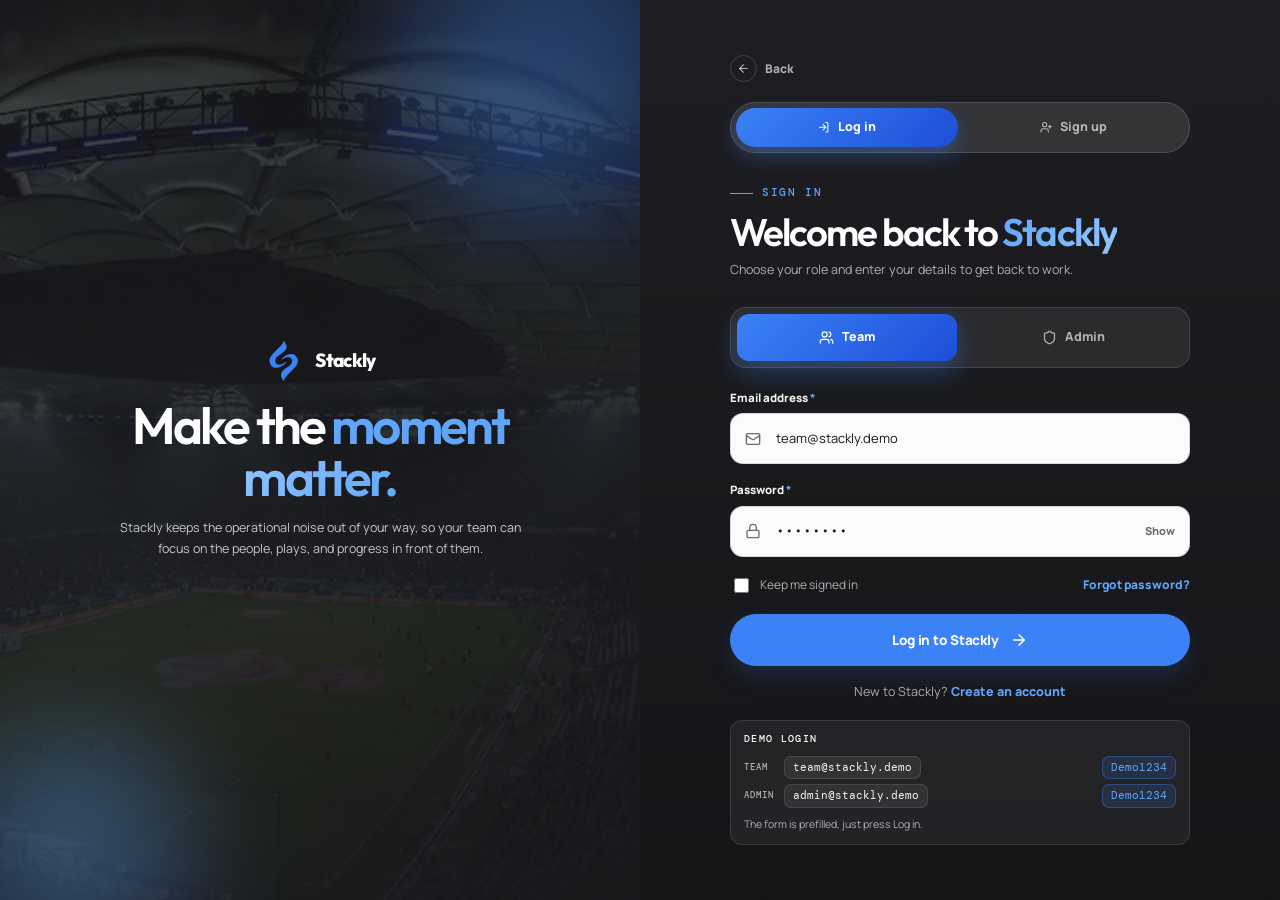
<file: admin-dashboard.html>
<!DOCTYPE html>
<html lang="en">
<head>
  <meta charset="utf-8">
  <meta name="viewport" content="width=device-width, initial-scale=1">
  <meta name="theme-color" content="#0b2228">
  <meta name="description" content="Stackly Sports administrator dashboard for tournament operations.">
  <title>Admin dashboard — Stackly Sports</title>
  <link rel="icon" type="image/webp" href="stackly-logo-icon.webp">
  <link rel="preconnect" href="https://fonts.googleapis.com">
  <link rel="stylesheet" href="stackly-sports/assets/css/site.css">
  <script src="stackly-sports/assets/js/site.js" defer></script>
</head>
<body class="dashboard-page" data-dashboard="admin" data-page="admin">
  <a class="skip-link" href="#dashboard-content">Skip to dashboard</a>
  <div class="dashboard-shell">
    <aside class="dashboard-sidebar" aria-label="Administrator navigation"><div class="dashboard-sidebar-head"><span class="brand"><img src="stackly-logo-icon.webp" alt="" width="40" height="40"><span>Stackly</span></span><button class="sidebar-close" type="button" data-sidebar-close aria-label="Close dashboard navigation"><svg viewBox="0 0 24 24" fill="none" stroke="currentColor" stroke-width="2" stroke-linecap="round" stroke-linejoin="round" width="1em" height="1em" aria-hidden="true" focusable="false"><path d="M18 6 6 18"/><path d="m6 6 12 12"/></svg></button></div><nav class="dashboard-nav"><p class="dashboard-nav-label">Workspace</p><a class="is-active" href="#overview" data-dashboard-nav><i><svg viewBox="0 0 24 24" fill="none" stroke="currentColor" stroke-width="2" stroke-linecap="round" stroke-linejoin="round" width="1em" height="1em" aria-hidden="true" focusable="false"><path d="m3 9 9-7 9 7v11a2 2 0 0 1-2 2H5a2 2 0 0 1-2-2z"/><polyline points="9 22 9 12 15 12 15 22"/></svg></i> Overview</a><a href="#tournaments" data-dashboard-nav><i><svg viewBox="0 0 24 24" fill="none" stroke="currentColor" stroke-width="2" stroke-linecap="round" stroke-linejoin="round" width="1em" height="1em" aria-hidden="true" focusable="false"><path d="M6 9H4.5a2.5 2.5 0 0 1 0-5H6"/><path d="M18 9h1.5a2.5 2.5 0 0 0 0-5H18"/><path d="M4 22h16"/><path d="M10 14.66V17c0 .55-.47.98-.97 1.21C7.85 18.75 7 20.24 7 22"/><path d="M14 14.66V17c0 .55.47.98.97 1.21C16.15 18.75 17 20.24 17 22"/><path d="M18 2H6v7a6 6 0 0 0 12 0V2Z"/></svg></i> Tournaments</a><a href="#schedule" data-dashboard-nav><i><svg viewBox="0 0 24 24" fill="none" stroke="currentColor" stroke-width="2" stroke-linecap="round" stroke-linejoin="round" width="1em" height="1em" aria-hidden="true" focusable="false"><path d="M8 2v4"/><path d="M16 2v4"/><rect width="18" height="18" x="3" y="4" rx="2"/><path d="M3 10h18"/></svg></i> Schedule</a><a href="#teams" data-dashboard-nav><i><svg viewBox="0 0 24 24" fill="none" stroke="currentColor" stroke-width="2" stroke-linecap="round" stroke-linejoin="round" width="1em" height="1em" aria-hidden="true" focusable="false"><path d="M16 21v-2a4 4 0 0 0-4-4H6a4 4 0 0 0-4 4v2"/><circle cx="9" cy="7" r="4"/><path d="M22 21v-2a4 4 0 0 0-3-3.87"/><path d="M16 3.13a4 4 0 0 1 0 7.75"/></svg></i> Teams &amp; players</a><a href="#scores" data-dashboard-nav><i><svg viewBox="0 0 24 24" fill="none" stroke="currentColor" stroke-width="2" stroke-linecap="round" stroke-linejoin="round" width="1em" height="1em" aria-hidden="true" focusable="false"><path d="M4.9 19.1C1 15.2 1 8.8 4.9 4.9"/><path d="M7.8 16.2c-2.3-2.3-2.3-6.1 0-8.5"/><circle cx="12" cy="12" r="2"/><path d="M16.2 7.8c2.3 2.3 2.3 6.1 0 8.5"/><path d="M19.1 4.9C23 8.8 23 15.2 19.1 19.1"/></svg></i> Live scores</a><p class="dashboard-nav-label mt-20">Manage</p><a href="#venues" data-dashboard-nav><i><svg viewBox="0 0 24 24" fill="none" stroke="currentColor" stroke-width="2" stroke-linecap="round" stroke-linejoin="round" width="1em" height="1em" aria-hidden="true" focusable="false"><path d="M20 10c0 4.993-5.539 10.193-7.399 11.799a1 1 0 0 1-1.202 0C9.539 20.193 4 14.993 4 10a8 8 0 0 1 16 0"/><circle cx="12" cy="10" r="3"/></svg></i> Venues</a><a href="#announcements" data-dashboard-nav><i><svg viewBox="0 0 24 24" fill="none" stroke="currentColor" stroke-width="2" stroke-linecap="round" stroke-linejoin="round" width="1em" height="1em" aria-hidden="true" focusable="false"><path d="M9.937 15.5A2 2 0 0 0 8.5 14.063l-6.135-1.582a.5.5 0 0 1 0-.962L8.5 9.936A2 2 0 0 0 9.937 8.5l1.582-6.135a.5.5 0 0 1 .963 0L14.063 8.5A2 2 0 0 0 15.5 9.937l6.135 1.581a.5.5 0 0 1 0 .964L15.5 14.063a2 2 0 0 0-1.437 1.437l-1.582 6.135a.5.5 0 0 1-.963 0z"/><path d="M20 3v4"/><path d="M22 5h-4"/></svg></i> Announcements</a><a href="#settings" data-dashboard-nav><i><svg viewBox="0 0 24 24" fill="none" stroke="currentColor" stroke-width="2" stroke-linecap="round" stroke-linejoin="round" width="1em" height="1em" aria-hidden="true" focusable="false"><path d="M12.22 2h-.44a2 2 0 0 0-2 2v.18a2 2 0 0 1-1 1.73l-.43.25a2 2 0 0 1-2 0l-.15-.08a2 2 0 0 0-2.73.73l-.22.38a2 2 0 0 0 .73 2.73l.15.1a2 2 0 0 1 1 1.72v.51a2 2 0 0 1-1 1.74l-.15.09a2 2 0 0 0-.73 2.73l.22.38a2 2 0 0 0 2.73.73l.15-.08a2 2 0 0 1 2 0l.43.25a2 2 0 0 1 1 1.73V20a2 2 0 0 0 2 2h.44a2 2 0 0 0 2-2v-.18a2 2 0 0 1 1-1.73l.43-.25a2 2 0 0 1 2 0l.15.08a2 2 0 0 0 2.73-.73l.22-.39a2 2 0 0 0-.73-2.73l-.15-.08a2 2 0 0 1-1-1.74v-.5a2 2 0 0 1 1-1.74l.15-.09a2 2 0 0 0 .73-2.73l-.22-.38a2 2 0 0 0-2.73-.73l-.15.08a2 2 0 0 1-2 0l-.43-.25a2 2 0 0 1-1-1.73V4a2 2 0 0 0-2-2z"/><circle cx="12" cy="12" r="3"/></svg></i> Workspace settings</a></nav><div class="sidebar-bottom"><p class="sidebar-role" data-role-name>Administrator</p><p class="sidebar-email" data-user-email>admin@stackly.demo</p><button class="button button--light button--small button--block mt-20" type="button" data-logout>Sign out <span><svg viewBox="0 0 24 24" fill="none" stroke="currentColor" stroke-width="2" stroke-linecap="round" stroke-linejoin="round" width="1em" height="1em" aria-hidden="true" focusable="false"><path d="M7 7h10v10"/><path d="M7 17 17 7"/></svg></span></button></div></aside>
    <div class="dashboard-backdrop" data-dashboard-backdrop></div>
    <main class="dashboard-main" id="dashboard-content"><div class="dashboard-topbar"><button class="dashboard-menu" type="button" data-dashboard-menu aria-label="Open dashboard navigation"><svg viewBox="0 0 24 24" fill="none" stroke="currentColor" stroke-width="2" stroke-linecap="round" stroke-linejoin="round" width="1em" height="1em" aria-hidden="true" focusable="false"><path d="m12 8 6-3-6-3-6 3 6 3"/><path d="m8 14-6 3 6 3 6-3-6-3"/><path d="m16 14-6 3 6 3 6-3-6-3"/></svg></button><div class="dashboard-hello"><p>Tuesday, 18 May 2026 · <span data-role-name>Administrator</span></p><h1>Good morning, <span data-user-name>there</span> <span aria-hidden="true"><svg viewBox="0 0 24 24" fill="none" stroke="currentColor" stroke-width="2" stroke-linecap="round" stroke-linejoin="round" width="1em" height="1em" aria-hidden="true" focusable="false"><path d="M9.937 15.5A2 2 0 0 0 8.5 14.063l-6.135-1.582a.5.5 0 0 1 0-.962L8.5 9.936A2 2 0 0 0 9.937 8.5l1.582-6.135a.5.5 0 0 1 .963 0L14.063 8.5A2 2 0 0 0 15.5 9.937l6.135 1.581a.5.5 0 0 1 0 .964L15.5 14.063a2 2 0 0 0-1.437 1.437l-1.582 6.135a.5.5 0 0 1-.963 0z"/><path d="M20 3v4"/><path d="M22 5h-4"/></svg></span></h1></div><div class="dashboard-top-actions"><button class="icon-button" type="button" aria-label="View notifications" data-dashboard-demo><span class="notification-dot"></span><svg viewBox="0 0 24 24" fill="none" stroke="currentColor" stroke-width="2" stroke-linecap="round" stroke-linejoin="round" width="1em" height="1em" aria-hidden="true" focusable="false"><path d="M10.268 21a2 2 0 0 0 3.464 0"/><path d="M3.262 15.326A1 1 0 0 0 4 17h16a1 1 0 0 0 .74-1.673C19.41 13.956 18 12.499 18 8A6 6 0 0 0 6 8c0 4.499-1.411 5.956-2.738 7.326"/></svg></button><div class="dashboard-profile"><div class="profile-avatar" data-user-initials>ST</div><span>Workspace owner</span></div></div></div>
      <section class="dashboard-section" id="overview" aria-labelledby="overview-title"><div class="dashboard-section-head"><h2 id="overview-title">At a glance</h2><a href="#" data-dashboard-demo>View report <svg viewBox="0 0 24 24" fill="none" stroke="currentColor" stroke-width="2" stroke-linecap="round" stroke-linejoin="round" width="1em" height="1em" aria-hidden="true" focusable="false"><path d="M7 7h10v10"/><path d="M7 17 17 7"/></svg></a></div><div class="dashboard-banner"><img src="stackly-sports/assets/img/tournament-stadium.webp" alt="" width="1400" height="500" loading="lazy"><div class="dashboard-banner-content"><i><svg viewBox="0 0 24 24" fill="none" stroke="currentColor" stroke-width="2" stroke-linecap="round" stroke-linejoin="round" width="1em" height="1em" aria-hidden="true" focusable="false"><path d="M9.937 15.5A2 2 0 0 0 8.5 14.063l-6.135-1.582a.5.5 0 0 1 0-.962L8.5 9.936A2 2 0 0 0 9.937 8.5l1.582-6.135a.5.5 0 0 1 .963 0L14.063 8.5A2 2 0 0 0 15.5 9.937l6.135 1.581a.5.5 0 0 1 0 .964L15.5 14.063a2 2 0 0 0-1.437 1.437l-1.582 6.135a.5.5 0 0 1-.963 0z"/><path d="M20 3v4"/><path d="M22 5h-4"/></svg></i><div><strong>Spring League final · Saturday 19:00</strong><span>Northside district · 4 venues confirmed · 248 fans registered</span></div></div></div><div class="dashboard-stats"><article class="dashboard-stat"><small>Active tournaments</small><strong>04</strong><p>Listed this season</p></article><article class="dashboard-stat dashboard-stat--accent-strong"><small>Live matches</small><strong>02</strong><p>Across 2 venues</p></article><article class="dashboard-stat dashboard-stat--accent-mid"><small>Registered teams</small><strong>248</strong><p>96% roster complete</p></article><article class="dashboard-stat"><small>Updates pending</small><strong>03</strong><p>New announcements</p></article></div><div class="dashboard-grid mt-15"><div class="dashboard-card"><div class="dashboard-card-head"><h3>Operations snapshot</h3><span>Today</span></div><div class="progress-list"><div class="progress-item-head"><span>Fixtures on time</span><strong>92%</strong></div><div class="progress-track"><i class="fill-88"></i></div><div class="progress-item-head"><span>Referees assigned</span><strong>71%</strong></div><div class="progress-track"><i class="fill-76"></i></div><div class="progress-item-head"><span>Scorecards verified</span><strong>83%</strong></div><div class="progress-track"><i class="fill-81"></i></div></div></div><div class="dashboard-card"><div class="dashboard-card-head"><h3>Recent operations</h3><span>Last 24 hours</span></div><div class="activity-list"><div class="activity-item"><i class="activity-icon"><svg viewBox="0 0 24 24" fill="none" stroke="currentColor" stroke-width="2" stroke-linecap="round" stroke-linejoin="round" width="1em" height="1em" aria-hidden="true" focusable="false"><path d="M20 6 9 17l-5-5"/></svg></i><div><p><strong>Summer Cup</strong> registration opened for 16 teams.</p><time>1 hour ago</time></div></div><div class="activity-item"><i class="activity-icon"><svg viewBox="0 0 24 24" fill="none" stroke="currentColor" stroke-width="2" stroke-linecap="round" stroke-linejoin="round" width="1em" height="1em" aria-hidden="true" focusable="false"><path d="M8 2v4"/><path d="M16 2v4"/><rect width="18" height="18" x="3" y="4" rx="2"/><path d="M3 10h18"/></svg></i><div><p><strong>Semifinal venues</strong> confirmed across Northside district.</p><time>3 hours ago</time></div></div><div class="activity-item"><i class="activity-icon"><svg viewBox="0 0 24 24" fill="none" stroke="currentColor" stroke-width="2" stroke-linecap="round" stroke-linejoin="round" width="1em" height="1em" aria-hidden="true" focusable="false"><path d="M16 21v-2a4 4 0 0 0-4-4H6a4 4 0 0 0-4 4v2"/><circle cx="9" cy="7" r="4"/><path d="M22 21v-2a4 4 0 0 0-3-3.87"/><path d="M16 3.13a4 4 0 0 1 0 7.75"/></svg></i><div><p><strong>42 referees</strong> assigned to weekend fixtures.</p><time>5 hours ago</time></div></div></div></div></div></section>
      <section class="dashboard-section" id="tournaments" aria-labelledby="tournaments-title"><div class="dashboard-section-head"><h2 id="tournaments-title">Tournaments</h2><a href="#" data-dashboard-demo>New tournament <svg viewBox="0 0 24 24" fill="none" stroke="currentColor" stroke-width="2" stroke-linecap="round" stroke-linejoin="round" width="1em" height="1em" aria-hidden="true" focusable="false"><path d="M5 12h14"/><path d="M12 5v14"/></svg></a></div><div class="dashboard-grid"><div class="dashboard-card"><div class="dashboard-card-head"><h3>Active tournaments</h3><span>This season</span></div><table class="data-table"><thead><tr><th>Tournament</th><th>Teams</th><th>Stage</th></tr></thead><tbody><tr><td><strong>Spring Community League</strong></td><td>32</td><td><span class="status status--live">Semifinals</span></td></tr><tr><td><strong>Summer Cup</strong></td><td>16</td><td><span class="status status--upcoming">Registration</span></td></tr><tr><td><strong>Junior Series</strong></td><td>12</td><td><span class="status status--upcoming">Group stage</span></td></tr><tr><td><strong>Riverside Invitational</strong></td><td>8</td><td><span class="status status--done">Complete</span></td></tr></tbody></table></div><div class="dashboard-card"><div class="dashboard-card-head"><h3>Registration health</h3><span>248 teams</span></div><div class="progress-list"><div class="progress-item-head"><span>Profiles complete</span><strong>96%</strong></div><div class="progress-track"><i class="fill-94"></i></div><div class="progress-item-head"><span>Fixtures published</span><strong>82%</strong></div><div class="progress-track"><i class="fill-81"></i></div><div class="progress-item-head"><span>Referees assigned</span><strong>71%</strong></div><div class="progress-track"><i class="fill-76"></i></div></div></div></div><div class="dashboard-card mt-15"><div class="dashboard-card-head"><h3>Quick actions</h3><span>Shortcuts</span></div><div class="quick-actions"><button class="quick-action" type="button" data-dashboard-demo><i><svg viewBox="0 0 24 24" fill="none" stroke="currentColor" stroke-width="2" stroke-linecap="round" stroke-linejoin="round" width="1em" height="1em" aria-hidden="true" focusable="false"><path d="M5 12h14"/><path d="M12 5v14"/></svg></i><span>New tournament</span></button><button class="quick-action" type="button" data-dashboard-demo><i><svg viewBox="0 0 24 24" fill="none" stroke="currentColor" stroke-width="2" stroke-linecap="round" stroke-linejoin="round" width="1em" height="1em" aria-hidden="true" focusable="false"><path d="M8 2v4"/><path d="M16 2v4"/><rect width="18" height="18" x="3" y="4" rx="2"/><path d="M3 10h18"/></svg></i><span>Create fixture</span></button><button class="quick-action" type="button" data-dashboard-demo><i><svg viewBox="0 0 24 24" fill="none" stroke="currentColor" stroke-width="2" stroke-linecap="round" stroke-linejoin="round" width="1em" height="1em" aria-hidden="true" focusable="false"><path d="M9.937 15.5A2 2 0 0 0 8.5 14.063l-6.135-1.582a.5.5 0 0 1 0-.962L8.5 9.936A2 2 0 0 0 9.937 8.5l1.582-6.135a.5.5 0 0 1 .963 0L14.063 8.5A2 2 0 0 0 15.5 9.937l6.135 1.581a.5.5 0 0 1 0 .964L15.5 14.063a2 2 0 0 0-1.437 1.437l-1.582 6.135a.5.5 0 0 1-.963 0z"/><path d="M20 3v4"/><path d="M22 5h-4"/></svg></i><span>Publish update</span></button><button class="quick-action" type="button" data-dashboard-demo><i><svg viewBox="0 0 24 24" fill="none" stroke="currentColor" stroke-width="2" stroke-linecap="round" stroke-linejoin="round" width="1em" height="1em" aria-hidden="true" focusable="false"><path d="M7 7h10v10"/><path d="M7 17 17 7"/></svg></i><span>Export report</span></button></div></div><div class="dashboard-grid mt-15"><div class="dashboard-card"><div class="dashboard-card-head"><h3>Registration timeline</h3><span>Spring 2026</span></div><div class="info-list"><div class="info-row"><span>Registration opened</span><strong>Mon 4 May</strong></div><div class="info-row"><span>Summer Cup closes</span><strong class="status status--upcoming">Fri 22 May</strong></div><div class="info-row"><span>Squad lock-in</span><strong class="status status--upcoming">Fri 29 May</strong></div><div class="info-row"><span>Group stage</span><strong class="status status--upcoming">Sat 6 Jun</strong></div><div class="info-row"><span>Spring League final</span><strong class="status status--done">Sat 20 Jun</strong></div></div></div><div class="dashboard-card"><div class="dashboard-card-head"><h3>Officiating crew</h3><span>This season</span></div><div class="info-list"><div class="info-row"><span>Referees registered</span><strong>42 officials</strong></div><div class="info-row"><span>Assignments confirmed</span><strong class="status status--done">38 of 42</strong></div><div class="info-row"><span>Certification current</span><strong class="status status--done">96%</strong></div><div class="info-row"><span>Availability pending</span><strong class="status status--upcoming">4 officials</strong></div></div></div></div></section>
      <section class="dashboard-section" id="schedule" aria-labelledby="schedule-title"><div class="dashboard-section-head"><h2 id="schedule-title">Schedule</h2><a href="#" data-dashboard-demo>Create fixture <svg viewBox="0 0 24 24" fill="none" stroke="currentColor" stroke-width="2" stroke-linecap="round" stroke-linejoin="round" width="1em" height="1em" aria-hidden="true" focusable="false"><path d="M5 12h14"/><path d="M12 5v14"/></svg></a></div><div class="dashboard-grid"><div class="dashboard-card"><div class="dashboard-card-head"><h3>Today's schedule</h3><span>4 matches</span></div><div class="match-card"><div class="match-meta"><span>Northside FC vs City Rovers</span><span class="status status--live">Live · 68'</span></div><div class="match-teams"><div class="match-team"><i class="team-dot">NF</i><span>Northside FC</span></div><div class="match-score">02 — 01</div><div class="match-team"><i class="team-dot">CR</i><span>City Rovers</span></div></div><div class="match-progress"><i></i></div></div><div class="match-card"><div class="match-meta"><span>Eastvale FC vs Harbor United</span><span class="status status--upcoming">Today · 18:30</span></div><div class="match-teams"><div class="match-team"><i class="team-dot">EV</i><span>Eastvale FC</span></div><div class="match-score">—</div><div class="match-team"><i class="team-dot">HU</i><span>Harbor United</span></div></div></div></div><div class="dashboard-card"><div class="dashboard-card-head"><h3>This week</h3><span>Timeline</span></div><div class="activity-list"><div class="activity-item"><i class="activity-icon"><svg viewBox="0 0 24 24" fill="none" stroke="currentColor" stroke-width="2" stroke-linecap="round" stroke-linejoin="round" width="1em" height="1em" aria-hidden="true" focusable="false"><path d="M8 2v4"/><path d="M16 2v4"/><rect width="18" height="18" x="3" y="4" rx="2"/><path d="M3 10h18"/></svg></i><div><p><strong>Referee briefing</strong> — all venues, 09:00.</p><time>Mon</time></div></div><div class="activity-item"><i class="activity-icon"><svg viewBox="0 0 24 24" fill="none" stroke="currentColor" stroke-width="2" stroke-linecap="round" stroke-linejoin="round" width="1em" height="1em" aria-hidden="true" focusable="false"><path d="M8 2v4"/><path d="M16 2v4"/><rect width="18" height="18" x="3" y="4" rx="2"/><path d="M3 10h18"/></svg></i><div><p><strong>Group stage</strong> — round 6 fixtures.</p><time>Wed</time></div></div><div class="activity-item"><i class="activity-icon"><svg viewBox="0 0 24 24" fill="none" stroke="currentColor" stroke-width="2" stroke-linecap="round" stroke-linejoin="round" width="1em" height="1em" aria-hidden="true" focusable="false"><path d="M8 2v4"/><path d="M16 2v4"/><rect width="18" height="18" x="3" y="4" rx="2"/><path d="M3 10h18"/></svg></i><div><p><strong>Semifinals</strong> — Northside vs Eastvale.</p><time>Sat</time></div></div><div class="activity-item"><i class="activity-icon"><svg viewBox="0 0 24 24" fill="none" stroke="currentColor" stroke-width="2" stroke-linecap="round" stroke-linejoin="round" width="1em" height="1em" aria-hidden="true" focusable="false"><path d="M4.9 19.1C1 15.2 1 8.8 4.9 4.9"/><path d="M7.8 16.2c-2.3-2.3-2.3-6.1 0-8.5"/><circle cx="12" cy="12" r="2"/><path d="M16.2 7.8c2.3 2.3 2.3 6.1 0 8.5"/><path d="M19.1 4.9C23 8.8 23 15.2 19.1 19.1"/></svg></i><div><p><strong>Spring League final</strong> — 19:00.</p><time>Sun</time></div></div></div></div></div></section>
      <section class="dashboard-section" id="teams" aria-labelledby="teams-title"><div class="dashboard-section-head"><h2 id="teams-title">Teams & players</h2><a href="#" data-dashboard-demo>Add team <svg viewBox="0 0 24 24" fill="none" stroke="currentColor" stroke-width="2" stroke-linecap="round" stroke-linejoin="round" width="1em" height="1em" aria-hidden="true" focusable="false"><path d="M5 12h14"/><path d="M12 5v14"/></svg></a></div><div class="dashboard-grid"><div class="dashboard-card"><div class="dashboard-card-head"><h3>Registered teams</h3><span>248 total</span></div><table class="data-table"><thead><tr><th>Team</th><th>Group</th><th>Roster</th></tr></thead><tbody><tr><td><strong>Northside FC</strong></td><td>A</td><td><span class="status status--done">96%</span></td></tr><tr><td><strong>City Rovers</strong></td><td>A</td><td><span class="status status--done">88%</span></td></tr><tr><td><strong>Eastvale FC</strong></td><td>B</td><td><span class="status status--done">91%</span></td></tr><tr><td><strong>Harbor United</strong></td><td>B</td><td><span class="status status--upcoming">74%</span></td></tr><tr><td><strong>Junior Playmakers</strong></td><td>C</td><td><span class="status status--done">100%</span></td></tr></tbody></table></div><div class="dashboard-card"><div class="dashboard-card-head"><h3>Roster health</h3><span>Across all teams</span></div><div class="progress-list"><div class="progress-item-head"><span>Player profiles</span><strong>96%</strong></div><div class="progress-track"><i class="fill-94"></i></div><div class="progress-item-head"><span>Availability declared</span><strong>89%</strong></div><div class="progress-track"><i class="fill-88"></i></div><div class="progress-item-head"><span>ID checks passed</span><strong>84%</strong></div><div class="progress-track"><i class="fill-81"></i></div></div></div></div></section>
      <section class="dashboard-section" id="scores" aria-labelledby="scores-title"><div class="dashboard-section-head"><h2 id="scores-title">Live scores</h2><a href="#" data-dashboard-demo>Report score issue <svg viewBox="0 0 24 24" fill="none" stroke="currentColor" stroke-width="2" stroke-linecap="round" stroke-linejoin="round" width="1em" height="1em" aria-hidden="true" focusable="false"><path d="M7 7h10v10"/><path d="M7 17 17 7"/></svg></a></div><div class="dashboard-grid"><div class="dashboard-card"><div class="dashboard-card-head"><h3>Live matches</h3><span>4 across 3 venues</span></div><div class="match-card"><div class="match-meta"><span>Northside FC vs City Rovers</span><span class="status status--live">Live · 68'</span></div><div class="match-teams"><div class="match-team"><i class="team-dot">NF</i><span>Northside FC</span></div><div class="match-score">02 — 01</div><div class="match-team"><i class="team-dot">CR</i><span>City Rovers</span></div></div><div class="match-progress"><i></i></div></div><div class="match-card"><div class="match-meta"><span>Junior Series · U14</span><span class="status status--done">Full time</span></div><div class="match-teams"><div class="match-team"><i class="team-dot">JP</i><span>Junior Playmakers</span></div><div class="match-score">03 — 03</div><div class="match-team"><i class="team-dot">RS</i><span>Riverside Stars</span></div></div></div></div><div class="dashboard-card"><div class="dashboard-card-head"><h3>Score updates</h3><span>Live feed</span></div><div class="activity-list"><div class="activity-item"><i class="activity-icon"><svg viewBox="0 0 24 24" fill="none" stroke="currentColor" stroke-width="2" stroke-linecap="round" stroke-linejoin="round" width="1em" height="1em" aria-hidden="true" focusable="false"><path d="M4.9 19.1C1 15.2 1 8.8 4.9 4.9"/><path d="M7.8 16.2c-2.3-2.3-2.3-6.1 0-8.5"/><circle cx="12" cy="12" r="2"/><path d="M16.2 7.8c2.3 2.3 2.3 6.1 0 8.5"/><path d="M19.1 4.9C23 8.8 23 15.2 19.1 19.1"/></svg></i><div><p><strong>Leo Martins</strong> scored — Northside 2–1.</p><time>68'</time></div></div><div class="activity-item"><i class="activity-icon"><svg viewBox="0 0 24 24" fill="none" stroke="currentColor" stroke-width="2" stroke-linecap="round" stroke-linejoin="round" width="1em" height="1em" aria-hidden="true" focusable="false"><path d="M20 6 9 17l-5-5"/></svg></i><div><p><strong>Full time</strong> — Junior Series ends 3–3.</p><time>12 minutes ago</time></div></div><div class="activity-item"><i class="activity-icon"><svg viewBox="0 0 24 24" fill="none" stroke="currentColor" stroke-width="2" stroke-linecap="round" stroke-linejoin="round" width="1em" height="1em" aria-hidden="true" focusable="false"><path d="M8 2v4"/><path d="M16 2v4"/><rect width="18" height="18" x="3" y="4" rx="2"/><path d="M3 10h18"/></svg></i><div><p><strong>Eastvale v Harbor</strong> kickoff moved to 18:30.</p><time>40 minutes ago</time></div></div></div></div></div></section>
      <section class="dashboard-section" id="venues" aria-labelledby="venues-title"><div class="dashboard-section-head"><h2 id="venues-title">Venues</h2><a href="#" data-dashboard-demo>Manage venues <svg viewBox="0 0 24 24" fill="none" stroke="currentColor" stroke-width="2" stroke-linecap="round" stroke-linejoin="round" width="1em" height="1em" aria-hidden="true" focusable="false"><path d="M7 7h10v10"/><path d="M7 17 17 7"/></svg></a></div><div class="dashboard-grid"><div class="dashboard-card"><div class="dashboard-card-head"><h3>Venue pulse</h3><span>3 / 4 ready</span></div><div class="venue-map venue-map--photo"><img src="stackly-sports/assets/img/venue-map.webp" alt="" width="900" height="560" loading="lazy"><span class="map-label">Northside district · live venue map</span></div><div class="info-list"><div class="info-row"><span>Next event</span><strong>Final · Sat 19:00</strong></div><div class="info-row"><span>Venues confirmed</span><strong>4 of 4</strong></div></div></div><div class="dashboard-card"><div class="dashboard-card-head"><h3>Venue readiness</h3><span>This week</span></div><div class="info-list"><div class="info-row"><span>Northside Pitch</span><strong class="status status--done">Ready</strong></div><div class="info-row"><span>Riverside Arena</span><strong class="status status--done">Ready</strong></div><div class="info-row"><span>Eastvale Park</span><strong class="status status--upcoming">Pending</strong></div><div class="info-row"><span>Harbor Dome</span><strong class="status status--done">Ready</strong></div></div></div></div><div class="dashboard-grid mt-15"><div class="dashboard-card"><div class="dashboard-card-head"><h3>Upcoming bookings</h3><span>This weekend</span></div><div class="info-list"><div class="info-row"><span>Northside pitch · Semifinal</span><strong class="status status--live">Sat 16:30</strong></div><div class="info-row"><span>Eastvale Park · Group stage</span><strong class="status status--upcoming">Sat 18:30</strong></div><div class="info-row"><span>City Rovers ground · Semifinal</span><strong class="status status--upcoming">Sun 14:00</strong></div><div class="info-row"><span>Harbor Sports complex · Final</span><strong class="status status--upcoming">Sun 19:00</strong></div></div></div><div class="dashboard-card"><div class="dashboard-card-head"><h3>Venue contacts</h3><span>Operations</span></div><div class="info-list"><div class="info-row"><span>Northside pitch</span><strong>Dana Whitfield</strong></div><div class="info-row"><span>Eastvale Park</span><strong>Marcus Hale</strong></div><div class="info-row"><span>City Rovers ground</span><strong>Priya Nair</strong></div><div class="info-row"><span>Harbor Sports complex</span><strong>Tom Becker</strong></div></div></div></div></section>
      <section class="dashboard-section" id="announcements" aria-labelledby="announcements-title"><div class="dashboard-section-head"><h2 id="announcements-title">Announcements</h2><a href="#" data-dashboard-demo>Publish update <svg viewBox="0 0 24 24" fill="none" stroke="currentColor" stroke-width="2" stroke-linecap="round" stroke-linejoin="round" width="1em" height="1em" aria-hidden="true" focusable="false"><path d="M5 12h14"/><path d="M12 5v14"/></svg></a></div><div class="dashboard-grid"><div class="dashboard-card"><div class="dashboard-card-head"><h3>Recent announcements</h3><span>Published</span></div><div class="activity-list"><div class="activity-item"><i class="activity-icon"><svg viewBox="0 0 24 24" fill="none" stroke="currentColor" stroke-width="2" stroke-linecap="round" stroke-linejoin="round" width="1em" height="1em" aria-hidden="true" focusable="false"><path d="M9.937 15.5A2 2 0 0 0 8.5 14.063l-6.135-1.582a.5.5 0 0 1 0-.962L8.5 9.936A2 2 0 0 0 9.937 8.5l1.582-6.135a.5.5 0 0 1 .963 0L14.063 8.5A2 2 0 0 0 15.5 9.937l6.135 1.581a.5.5 0 0 1 0 .964L15.5 14.063a2 2 0 0 0-1.437 1.437l-1.582 6.135a.5.5 0 0 1-.963 0z"/><path d="M20 3v4"/><path d="M22 5h-4"/></svg></i><div><p><strong>Spring League final</strong> logistics confirmed.</p><time>2 hours ago</time></div></div><div class="activity-item"><i class="activity-icon"><svg viewBox="0 0 24 24" fill="none" stroke="currentColor" stroke-width="2" stroke-linecap="round" stroke-linejoin="round" width="1em" height="1em" aria-hidden="true" focusable="false"><path d="M20 6 9 17l-5-5"/></svg></i><div><p><strong>Referee roster</strong> for the weekend is live.</p><time>Yesterday</time></div></div><div class="activity-item"><i class="activity-icon"><svg viewBox="0 0 24 24" fill="none" stroke="currentColor" stroke-width="2" stroke-linecap="round" stroke-linejoin="round" width="1em" height="1em" aria-hidden="true" focusable="false"><path d="M8 2v4"/><path d="M16 2v4"/><rect width="18" height="18" x="3" y="4" rx="2"/><path d="M3 10h18"/></svg></i><div><p><strong>Registration window</strong> for Summer Cup closes Friday.</p><time>Monday</time></div></div></div></div><div class="dashboard-card"><div class="dashboard-card-head"><h3>Pending updates</h3><span>12 need review</span></div><div class="info-list"><div class="info-row"><span>Score corrections</span><strong>5 waiting</strong></div><div class="info-row"><span>Roster requests</span><strong>4 waiting</strong></div><div class="info-row"><span>Venue conflicts</span><strong>2 waiting</strong></div><div class="info-row"><span>Squad submissions</span><strong>1 waiting</strong></div></div></div></div><div class="dashboard-grid mt-15"><div class="dashboard-card"><div class="dashboard-card-head"><h3>Announcement channels</h3><span>Delivery</span></div><div class="info-list"><div class="info-row"><span>Email digest</span><strong class="status status--done">On</strong></div><div class="info-row"><span>Push notifications</span><strong class="status status--done">On</strong></div><div class="info-row"><span>SMS alerts</span><strong class="status status--upcoming">Off</strong></div><div class="info-row"><span>Public newsroom</span><strong class="status status--done">Live</strong></div></div></div><div class="dashboard-card"><div class="dashboard-card-head"><h3>Scheduled posts</h3><span>Next up</span></div><div class="info-list"><div class="info-row"><span>Final ticket reminder</span><strong class="status status--upcoming">Fri 08:00</strong></div><div class="info-row"><span>Referee appointments</span><strong class="status status--upcoming">Fri 12:00</strong></div><div class="info-row"><span>Group standings recap</span><strong class="status status--upcoming">Sat 10:00</strong></div><div class="info-row"><span>Final day preview</span><strong class="status status--upcoming">Sat 17:00</strong></div></div></div></div></section>
      <section class="dashboard-section" id="settings" aria-labelledby="settings-title"><div class="dashboard-section-head"><h2 id="settings-title">Workspace settings</h2><a href="#" data-dashboard-demo>Save changes <svg viewBox="0 0 24 24" fill="none" stroke="currentColor" stroke-width="2" stroke-linecap="round" stroke-linejoin="round" width="1em" height="1em" aria-hidden="true" focusable="false"><path d="M7 7h10v10"/><path d="M7 17 17 7"/></svg></a></div><div class="dashboard-grid"><div class="dashboard-card"><div class="dashboard-card-head"><h3>Workspace details</h3><span>Stackly Sports</span></div><div class="info-list"><div class="info-row"><span>Workspace name</span><strong>Stackly Sports Ops</strong></div><div class="info-row"><span>Season</span><strong>Spring 2026</strong></div><div class="info-row"><span>Time zone</span><strong>UTC +1</strong></div><div class="info-row"><span>Support email</span><strong>ops@stackly.demo</strong></div></div></div><div class="dashboard-card"><div class="dashboard-card-head"><h3>Preferences</h3><span>Workspace</span></div><div class="info-list"><div class="info-row"><span>Match alerts</span><strong class="status status--done">On</strong></div><div class="info-row"><span>Digest email</span><strong class="status status--done">Daily</strong></div><div class="info-row"><span>Announcements</span><strong class="status status--done">Push</strong></div><div class="info-row"><span>Public profiles</span><strong class="status status--upcoming">Off</strong></div></div></div></div></section>
    </main>
  </div>
</body>
</html>
</file>
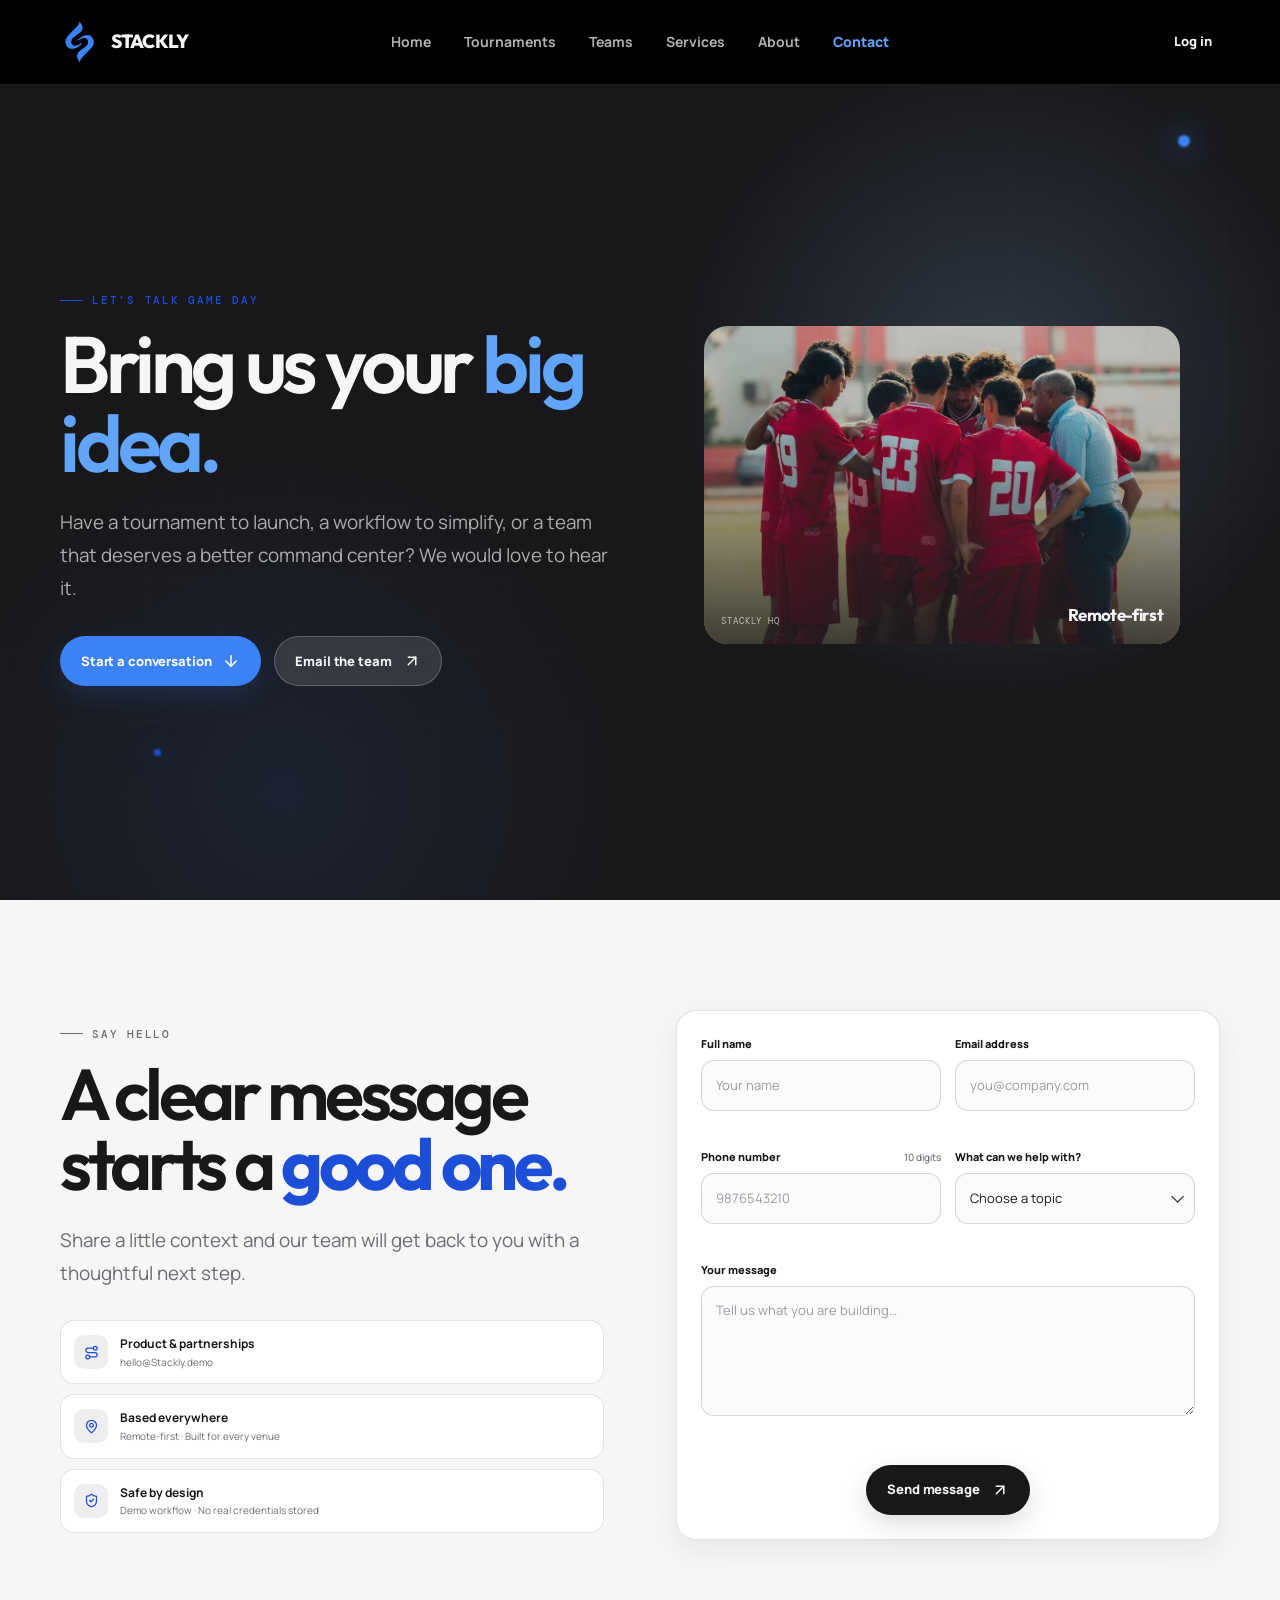
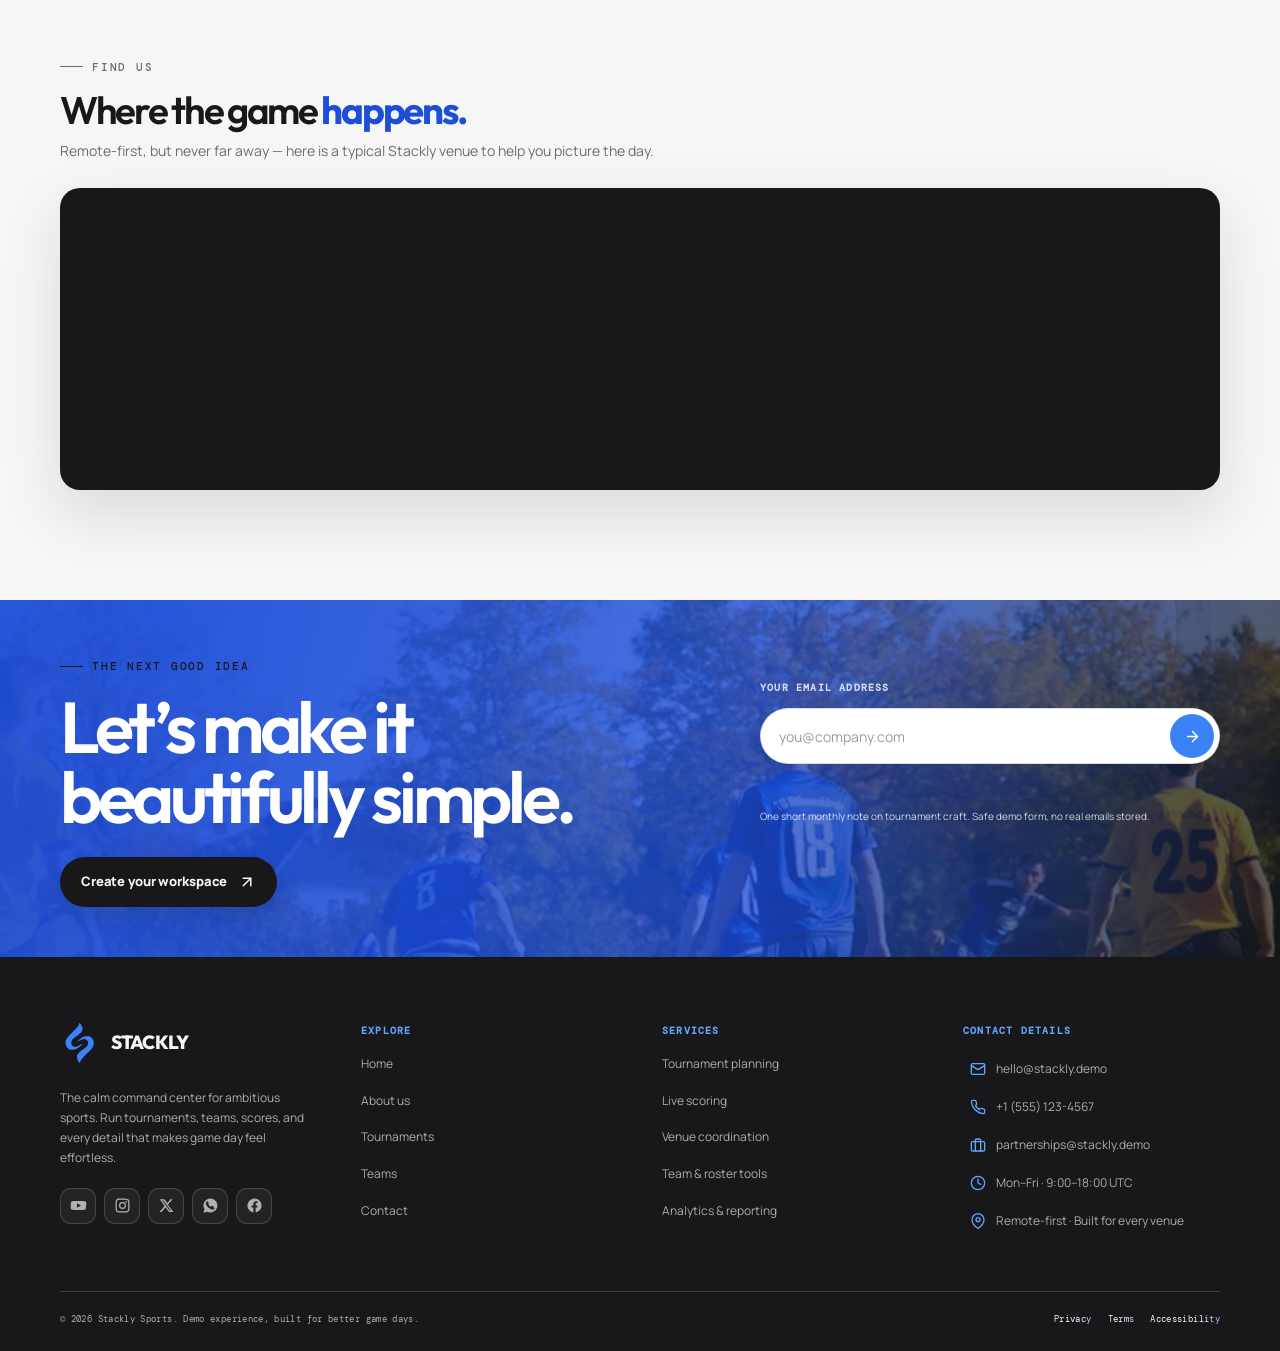
<file: contact.html>
<!DOCTYPE html>
<html lang="en">
<head>
  <meta charset="utf-8">
  <meta name="viewport" content="width=device-width, initial-scale=1">
  <meta name="theme-color" content="#071c22">
  <meta name="description" content="Talk to Stackly about tournament operations, team workflows, and a calmer game day.">
  <title>Contact — Stackly Sports</title>
  <link rel="icon" type="image/webp" href="stackly-logo-icon.webp">
  <link rel="preconnect" href="https://fonts.googleapis.com">
  <link rel="stylesheet" href="stackly-sports/assets/css/site.css">
  <script src="stackly-sports/assets/js/site.js" defer></script>
</head>
<body data-page="contact" data-header="dark">
  <a class="skip-link" href="#main-content">Skip to content</a>
  <div data-site-header></div>
  <main id="main-content">
    <section class="hero hero--page" aria-labelledby="contact-title">
      <div class="hero-bg" aria-hidden="true"><img src="stackly-sports/assets/img/contact-team.webp" alt="" width="1600" height="900" fetchpriority="high"><img src="stackly-sports/assets/img/community-crowd.webp" alt="" width="1600" height="900" loading="lazy"></div>
      <div class="orb orb--accent"></div><div class="orb orb--accent-strong"></div>
      <div class="container hero-inner">
        <div class="page-hero-copy reveal is-visible"><p class="eyebrow">Let’s talk game day</p><h1 class="h1" id="contact-title">Bring us your <em>big idea.</em></h1><p class="lead">Have a tournament to launch, a workflow to simplify, or a team that deserves a better command center? We would love to hear it.</p><div class="hero-actions"><a class="button button--accent" href="#contact-form-section">Start a conversation <span><svg viewBox="0 0 24 24" fill="none" stroke="currentColor" stroke-width="2" stroke-linecap="round" stroke-linejoin="round" width="1em" height="1em" aria-hidden="true" focusable="false"><path d="M12 5v14"/><path d="m19 12-7 7-7-7"/></svg></span></a><a class="button button--light" href="mailto:hello@stackly.demo">Email the team <span><svg viewBox="0 0 24 24" fill="none" stroke="currentColor" stroke-width="2" stroke-linecap="round" stroke-linejoin="round" width="1em" height="1em" aria-hidden="true" focusable="false"><path d="M7 7h10v10"/><path d="M7 17 17 7"/></svg></span></a></div></div>
        <aside class="page-hero-aside reveal reveal-delay-2"><figure class="page-hero-media"><img src="stackly-sports/assets/img/contact-team.webp" alt="A team gathered around a table planning the next tournament" width="1000" height="800" fetchpriority="high"><figcaption><span>Stackly HQ</span><strong>Remote-first</strong></figcaption></figure></aside>
      </div>
    </section>

    <section class="section" id="contact-form-section" aria-labelledby="form-title"><div class="container split"><div class="reveal"><p class="eyebrow eyebrow--dark">Say hello</p><h2 class="h2" id="form-title">A clear message starts a <span class="marquee-word">good one.</span></h2><p class="lead">Share a little context and our team will get back to you with a thoughtful next step.</p><div class="contact-details mt-30"><div class="contact-detail"><i><svg viewBox="0 0 24 24" fill="none" stroke="currentColor" stroke-width="2" stroke-linecap="round" stroke-linejoin="round" width="1em" height="1em" aria-hidden="true" focusable="false"><circle cx="6" cy="19" r="3"/><path d="M9 19h8.5a3.5 3.5 0 0 0 0-7h-11a3.5 3.5 0 0 1 0-7H15"/><circle cx="18" cy="5" r="3"/></svg></i><div><strong>Product &amp; partnerships</strong><span>hello@Stackly.demo</span></div></div><div class="contact-detail"><i><svg viewBox="0 0 24 24" fill="none" stroke="currentColor" stroke-width="2" stroke-linecap="round" stroke-linejoin="round" width="1em" height="1em" aria-hidden="true" focusable="false"><path d="M20 10c0 4.993-5.539 10.193-7.399 11.799a1 1 0 0 1-1.202 0C9.539 20.193 4 14.993 4 10a8 8 0 0 1 16 0"/><circle cx="12" cy="10" r="3"/></svg></i><div><strong>Based everywhere</strong><span>Remote-first · Built for every venue</span></div></div><div class="contact-detail"><i><svg viewBox="0 0 24 24" fill="none" stroke="currentColor" stroke-width="2" stroke-linecap="round" stroke-linejoin="round" width="1em" height="1em" aria-hidden="true" focusable="false"><path d="M20 13c0 5-3.5 7.5-7.66 8.95a1 1 0 0 1-.67-.01C7.5 20.5 4 18 4 13V6a1 1 0 0 1 1-1c2 0 4.5-1.2 6.24-2.72a1.17 1.17 0 0 1 1.52 0C14.51 3.81 17 5 19 5a1 1 0 0 1 1 1z"/><path d="m9 12 2 2 4-4"/></svg></i><div><strong>Safe by design</strong><span>Demo workflow · No real credentials stored</span></div></div></div></div>
        <div class="form-card reveal reveal-delay-1"><div class="form-success" role="status" aria-live="polite">Thanks — your message is in the right hands.</div><form id="contact-form" novalidate><div class="form-grid"><div class="form-group"><label class="form-label" for="contact-name">Full name</label><input class="input" id="contact-name" name="name" type="text" autocomplete="name" placeholder="Your name" data-validate="name" required><span class="field-error" aria-live="polite"></span></div><div class="form-group"><label class="form-label" for="contact-email">Email address</label><input class="input" id="contact-email" name="email" type="email" autocomplete="email" placeholder="you@company.com" data-validate="email" required><span class="field-error" aria-live="polite"></span></div><div class="form-group"><label class="form-label" for="contact-phone">Phone number <small>10 digits</small></label><input class="input" id="contact-phone" name="phone" type="tel" inputmode="numeric" autocomplete="tel" placeholder="9876543210" data-validate="phone" maxlength="10" required><span class="field-error" aria-live="polite"></span></div><div class="form-group custom-select"><label class="form-label" id="contact-subject-label" for="contact-subject">What can we help with?</label><button class="select-trigger" id="contact-subject" type="button" aria-labelledby="contact-subject-label" aria-expanded="false">Choose a topic</button><div class="select-menu" role="listbox" aria-label="Contact topics"><button class="select-option" type="button" role="option" data-value="general" data-label="General enquiry">General enquiry</button><button class="select-option" type="button" role="option" data-value="tournament" data-label="Tournament planning">Tournament planning</button><button class="select-option" type="button" role="option" data-value="partnership" data-label="Partnerships">Partnerships</button><button class="select-option" type="button" role="option" data-value="support" data-label="Demo support">Demo support</button></div><input class="select-hidden" type="hidden" name="subject" value="" data-validate="required"><span class="field-error" aria-live="polite"></span></div><div class="form-group form-group--wide"><label class="form-label" for="contact-message">Your message</label><textarea class="textarea" id="contact-message" name="message" placeholder="Tell us what you are building…" data-validate="message" required></textarea><span class="field-error" aria-live="polite"></span></div></div><div class="form-footer form-footer--center"><button class="button button--dark" type="submit">Send message <span><svg viewBox="0 0 24 24" fill="none" stroke="currentColor" stroke-width="2" stroke-linecap="round" stroke-linejoin="round" width="1em" height="1em" aria-hidden="true" focusable="false"><path d="M7 7h10v10"/><path d="M7 17 17 7"/></svg></span></button></div></form></div>
      </div></section>

    <section class="section map-section" id="location-section" aria-labelledby="location-title"><div class="container"><div class="section-head reveal"><div class="section-heading"><p class="eyebrow eyebrow--dark">Find us</p><h2 class="h2" id="location-title">Where the game <span class="marquee-word">happens.</span></h2><p class="lead">Remote-first, but never far away — here is a typical Stackly venue to help you picture the day.</p></div></div><div class="map-frame reveal reveal-delay-1"><iframe src="https://www.google.com/maps?q=National%20Sports%20Complex&z=15&output=embed" title="Map of a typical Stackly sports venue" loading="lazy" allowfullscreen referrerpolicy="no-referrer-when-downgrade"></iframe></div></div></section>

    <section class="cta-band cta-band--media" aria-labelledby="contact-cta"><div class="cta-band-bg"><img src="stackly-sports/assets/img/tournament-pitch.webp" alt="Community pitch ready for the next match day" width="1000" height="800" loading="lazy"></div><div class="container cta-band-inner cta-band-inner--split"><div class="reveal"><p class="eyebrow eyebrow--ink">The next good idea</p><h2 class="h2" id="contact-cta">Let’s make it beautifully simple.</h2><a class="button button--dark" href="signup.html">Create your workspace <span><svg viewBox="0 0 24 24" fill="none" stroke="currentColor" stroke-width="2" stroke-linecap="round" stroke-linejoin="round" width="1em" height="1em" aria-hidden="true" focusable="false"><path d="M7 7h10v10"/><path d="M7 17 17 7"/></svg></span></a></div>
        <form class="newsletter reveal reveal-delay-1" id="newsletter-form" novalidate>
          <label class="form-label" for="newsletter-email">Your email address</label>
          <div class="newsletter-field"><input class="input" id="newsletter-email" type="email" name="email" placeholder="you@company.com" autocomplete="email" aria-describedby="newsletter-error" data-validate="email" required><button class="newsletter-submit" type="submit" aria-label="Join the list"><svg viewBox="0 0 24 24" fill="none" stroke="currentColor" stroke-width="2" stroke-linecap="round" stroke-linejoin="round" width="1em" height="1em" aria-hidden="true" focusable="false"><path d="M5 12h14"/><path d="m12 5 7 7-7 7"/></svg></button></div>
          <span class="field-error" id="newsletter-error" aria-live="polite"></span>
          <p class="newsletter-note">One short monthly note on tournament craft. Safe demo form, no real emails stored.</p>
        </form></div></section>
  </main>
  <div data-site-footer></div>
</body>
</html>
</file>
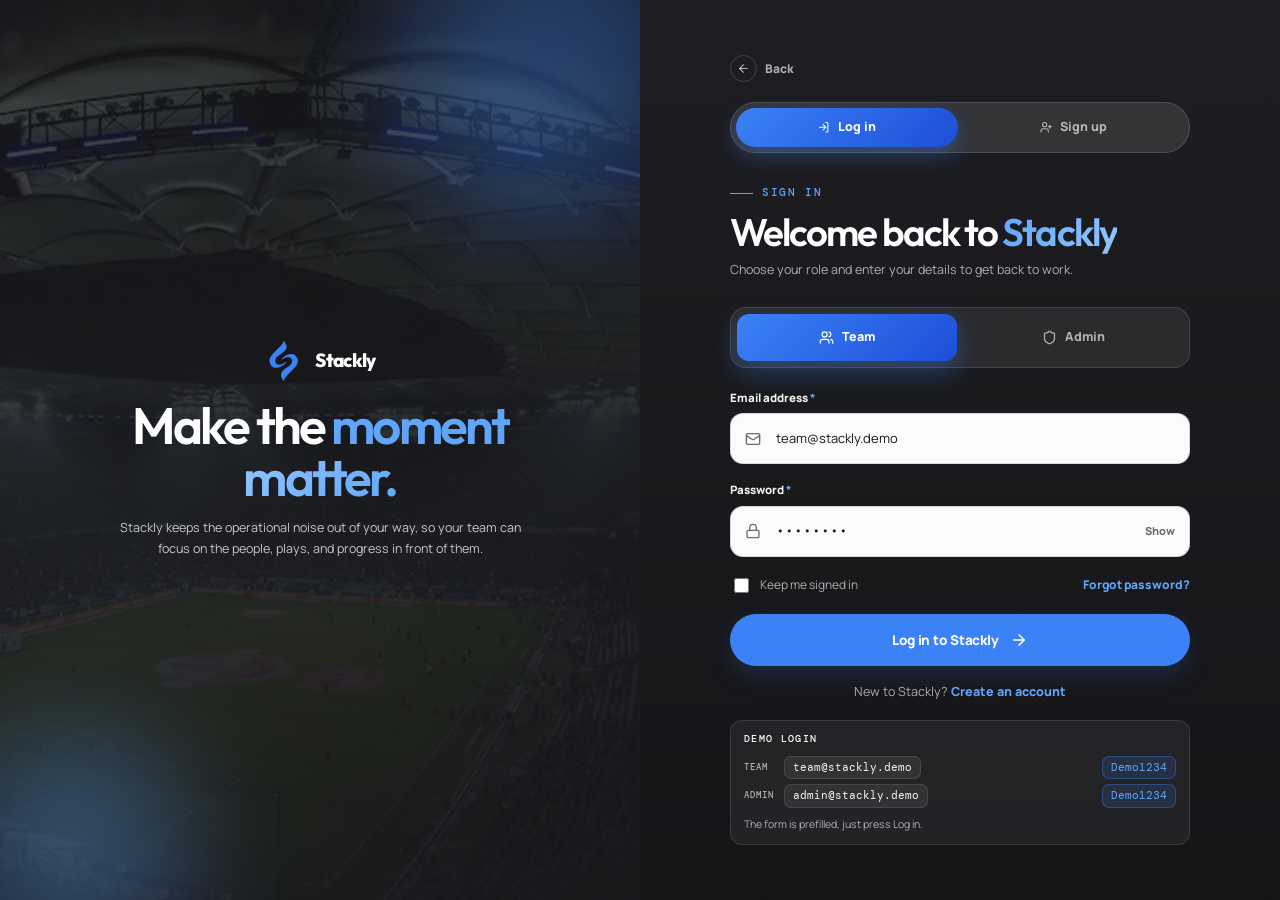
<file: login.html>
<!DOCTYPE html>
<html lang="en">
<head>
  <meta charset="utf-8">
  <meta name="viewport" content="width=device-width, initial-scale=1">
  <meta name="theme-color" content="#071c22">
  <meta name="description" content="Sign in to your Stackly Sports tournament workspace.">
  <title>Log in — Stackly Sports</title>
  <link rel="icon" type="image/webp" href="stackly-logo-icon.webp">
  <link rel="preconnect" href="https://fonts.googleapis.com">
  <link rel="stylesheet" href="stackly-sports/assets/css/site.css">
  <script src="stackly-sports/assets/js/site.js" defer></script>
</head>
<body class="auth-page" data-page="login">
  <a class="skip-link" href="#login-form">Skip to login</a>

  <main class="auth-panel">
    <button class="back-btn auth-panel-back" type="button" data-go-back aria-label="Go back"><span class="back-ico"><svg viewBox="0 0 24 24" fill="none" stroke="currentColor" stroke-width="2" stroke-linecap="round" stroke-linejoin="round" aria-hidden="true" focusable="false"><path d="M19 12H5"/><path d="m12 19-7-7 7-7"/></svg></span><span>Back</span></button>
    <div class="lb" aria-hidden="true"><img src="stackly-sports/assets/img/auth-stadium.webp" alt="" width="760" height="900" fetchpriority="high"></div>
    <div class="wob wob--blue" aria-hidden="true"></div>
    <div class="wob wob--sky" aria-hidden="true"></div>
    <div class="container panel-inner">
      <a class="brand auth-brand-chip" href="index.html" aria-label="Stackly Sports home"><img src="stackly-logo-icon.webp" alt="" width="40" height="40"><span>Stackly</span></a>
      <h1>Make the <em>moment</em><br><span class="grad-text-v">matter.</span></h1>
      <p>Stackly keeps the operational noise out of your way, so your team can focus on the people, plays, and progress in front of them.</p>
    </div>
  </main>

  <section class="auth-form-shell" aria-label="Login form">
    <div class="auth-card">
      <button class="back-btn card-back" type="button" data-go-back aria-label="Go back"><span class="back-ico"><svg viewBox="0 0 24 24" fill="none" stroke="currentColor" stroke-width="2" stroke-linecap="round" stroke-linejoin="round" aria-hidden="true" focusable="false"><path d="M19 12H5"/><path d="m12 19-7-7 7-7"/></svg></span><span>Back</span></button>

      <div class="auth-toggle" role="group" aria-label="Switch between login and sign up">
        <span class="auth-toggle-thumb" aria-hidden="true"></span>
        <a class="auth-toggle-opt on" href="login.html" aria-current="page"><svg viewBox="0 0 24 24" fill="none" stroke="currentColor" stroke-width="2" stroke-linecap="round" stroke-linejoin="round" width="1em" height="1em" aria-hidden="true" focusable="false"><path d="M15 3h2a2 2 0 0 1 2 2v14a2 2 0 0 1-2 2h-2"/><path d="m10 17 5-5-5-5"/><path d="M15 12H3"/></svg> Log in</a>
        <a class="auth-toggle-opt" href="signup.html"><svg viewBox="0 0 24 24" fill="none" stroke="currentColor" stroke-width="2" stroke-linecap="round" stroke-linejoin="round" width="1em" height="1em" aria-hidden="true" focusable="false"><path d="M16 21v-2a4 4 0 0 0-4-4H6a4 4 0 0 0-4 4v2"/><circle cx="9" cy="7" r="4"/><path d="M19 8v6"/><path d="M22 11h-6"/></svg> Sign up</a>
      </div>

      <div class="form-head">
        <span class="eyebrow">Sign in</span>
        <h1 id="login-title">Welcome back to <span class="grad-text">Stackly</span></h1>
        <p>Choose your role and enter your details to get back to work.</p>
      </div>

      <form id="login-form" novalidate>
        <div class="field role-field">
          <div class="role-switch" role="radiogroup" aria-label="Select role">
            <span class="role-thumb" aria-hidden="true"></span>
            <label class="role-opt team on"><input type="radio" name="lrole" value="team" checked><span class="r-ico"><svg viewBox="0 0 24 24" fill="none" stroke="currentColor" stroke-width="2" stroke-linecap="round" stroke-linejoin="round" aria-hidden="true" focusable="false"><path d="M16 21v-2a4 4 0 0 0-4-4H6a4 4 0 0 0-4 4v2"/><circle cx="9" cy="7" r="4"/><path d="M22 21v-2a4 4 0 0 0-3-3.87"/><path d="M16 3.13a4 4 0 0 1 0 7.75"/></svg></span> Team</label>
            <label class="role-opt admin"><input type="radio" name="lrole" value="admin"><span class="r-ico"><svg viewBox="0 0 24 24" fill="none" stroke="currentColor" stroke-width="2" stroke-linecap="round" stroke-linejoin="round" aria-hidden="true" focusable="false"><path d="M20 13c0 5-3.5 7.5-7.66 8.95a1 1 0 0 1-.67-.01C7.5 20.5 4 18 4 13V6a1 1 0 0 1 1-1c2 0 4.5-1.2 6.24-2.72a1.17 1.17 0 0 1 1.52 0C14.51 3.81 17 5 19 5a1 1 0 0 1 1 1z"/></svg></span> Admin</label>
          </div>
          <input type="hidden" name="role" value="team" data-validate="required">
          <span class="field-error" aria-live="polite"></span>
        </div>

        <div class="field">
          <label class="form-label" for="login-email"><span>Email address <span class="req">*</span></span></label>
          <div class="input-wrap">
            <span class="i-ico"><svg viewBox="0 0 24 24" fill="none" stroke="currentColor" stroke-width="2" stroke-linecap="round" stroke-linejoin="round" aria-hidden="true" focusable="false"><rect x="2" y="4" width="20" height="16" rx="2"/><path d="m22 7-8.97 5.7a1.94 1.94 0 0 1-2.06 0L2 7"/></svg></span>
            <input class="input with-ico" id="login-email" name="email" type="email" autocomplete="email" placeholder="you@organization.com" value="team@stackly.demo" data-validate="email" required>
          </div>
          <span class="field-error" aria-live="polite"></span>
        </div>

        <div class="field">
          <label class="form-label" for="login-password"><span>Password <span class="req">*</span></span></label>
          <div class="input-wrap">
            <span class="i-ico"><svg viewBox="0 0 24 24" fill="none" stroke="currentColor" stroke-width="2" stroke-linecap="round" stroke-linejoin="round" aria-hidden="true" focusable="false"><rect x="3" y="11" width="18" height="11" rx="2"/><path d="M7 11V7a5 5 0 0 1 10 0v4"/></svg></span>
            <input class="input with-ico with-toggle" id="login-password" name="password" type="password" autocomplete="current-password" placeholder="Enter your password" value="Demo1234" data-validate="password" required>
            <button class="toggle-pass" type="button" data-password-toggle="login-password" aria-label="Show password">Show</button>
          </div>
          <span class="field-error" aria-live="polite"></span>
        </div>

        <div class="auth-row">
          <label class="remember-opt"><input type="checkbox" name="remember"><span>Keep me signed in</span></label>
          <a class="forgot-link" href="404.html">Forgot password?</a>
        </div>

        <button class="button button--accent button--wide" type="submit">Log in to Stackly <span><svg viewBox="0 0 24 24" fill="none" stroke="currentColor" stroke-width="2" stroke-linecap="round" stroke-linejoin="round" width="1em" height="1em" aria-hidden="true" focusable="false"><path d="M5 12h14"/><path d="m12 5 7 7-7 7"/></svg></span></button>

        <p class="form-note">New to Stackly? <a href="signup.html">Create an account</a></p>
      </form>

      <div class="role-note role-note--demo">
        <strong class="note-title">Demo login</strong>
        <div class="demo-creds">
          <span class="demo-tag">Team</span><code>team@stackly.demo</code><code class="demo-pass">Demo1234</code>
          <span class="demo-tag">Admin</span><code>admin@stackly.demo</code><code class="demo-pass">Demo1234</code>
        </div>
        <span class="demo-hint">The form is prefilled, just press Log in.</span>
      </div>
    </div>
  </section>
</body>
</html>
</file>
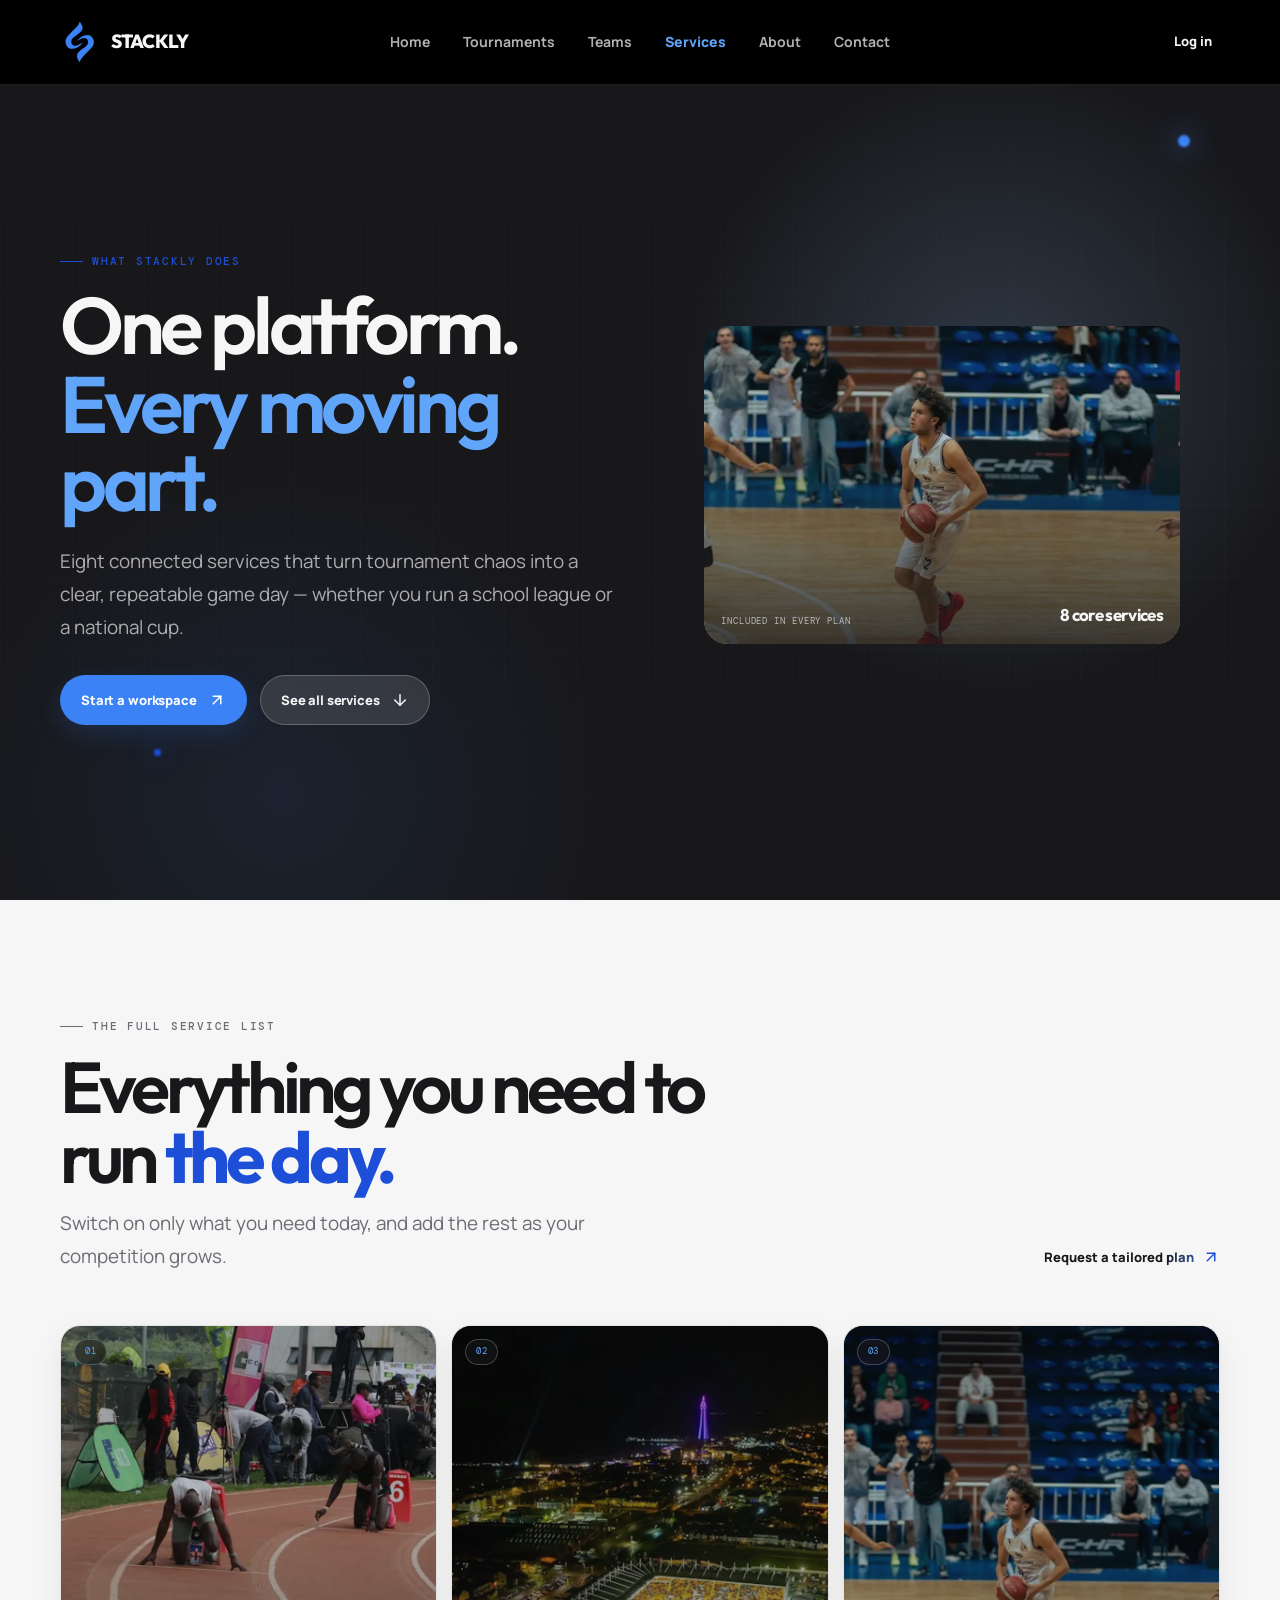
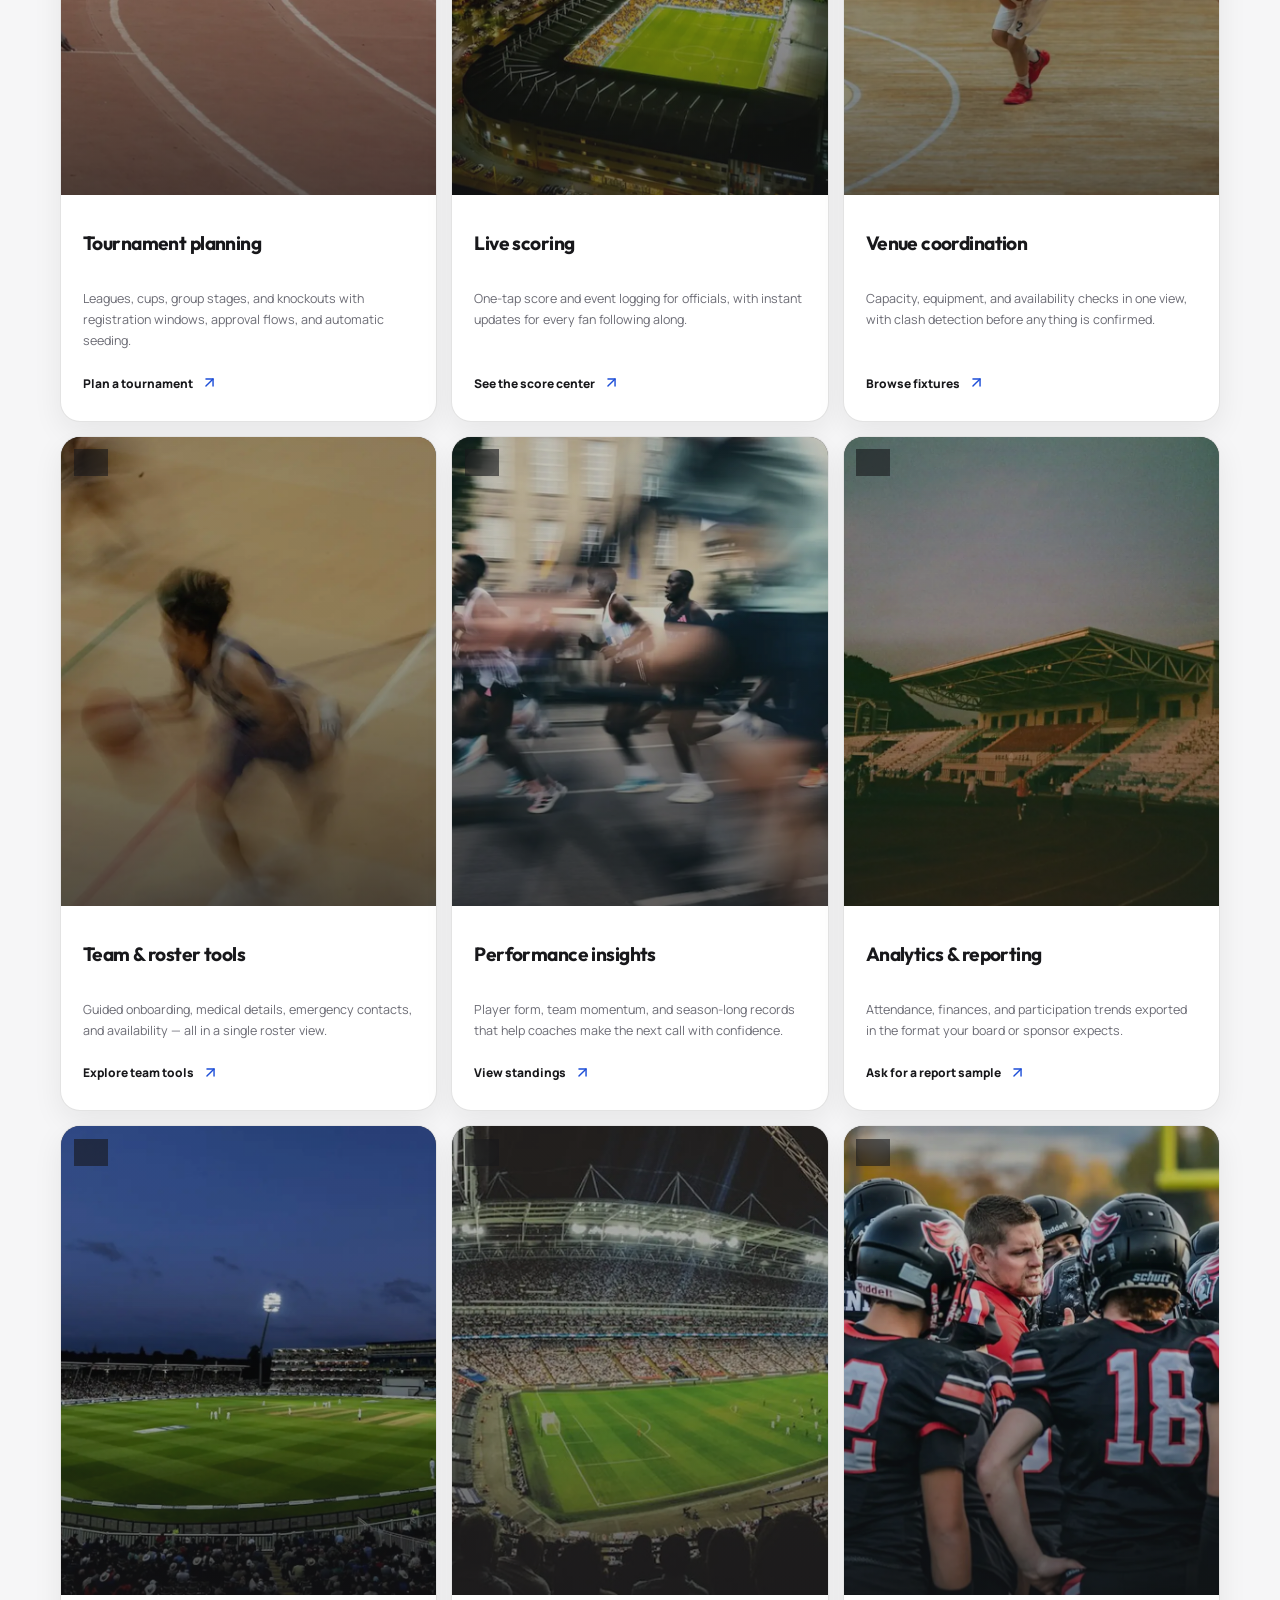
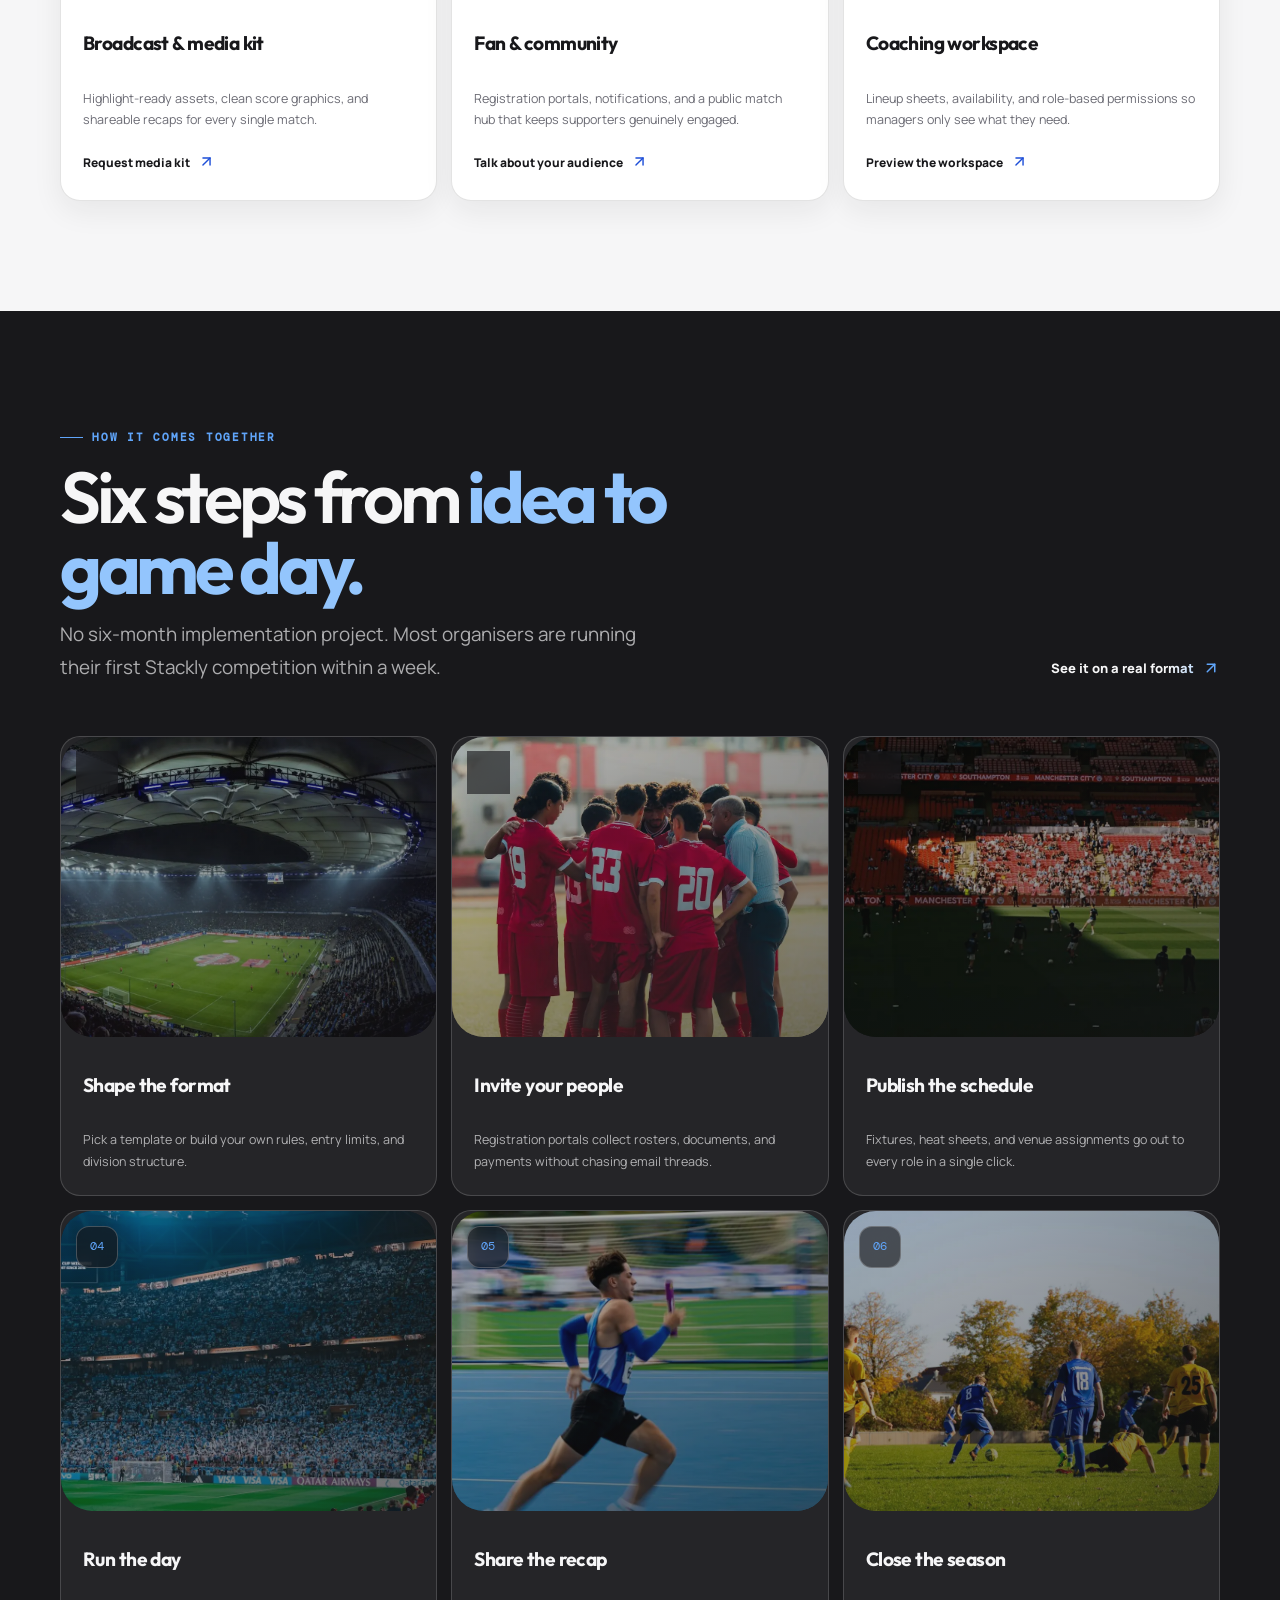
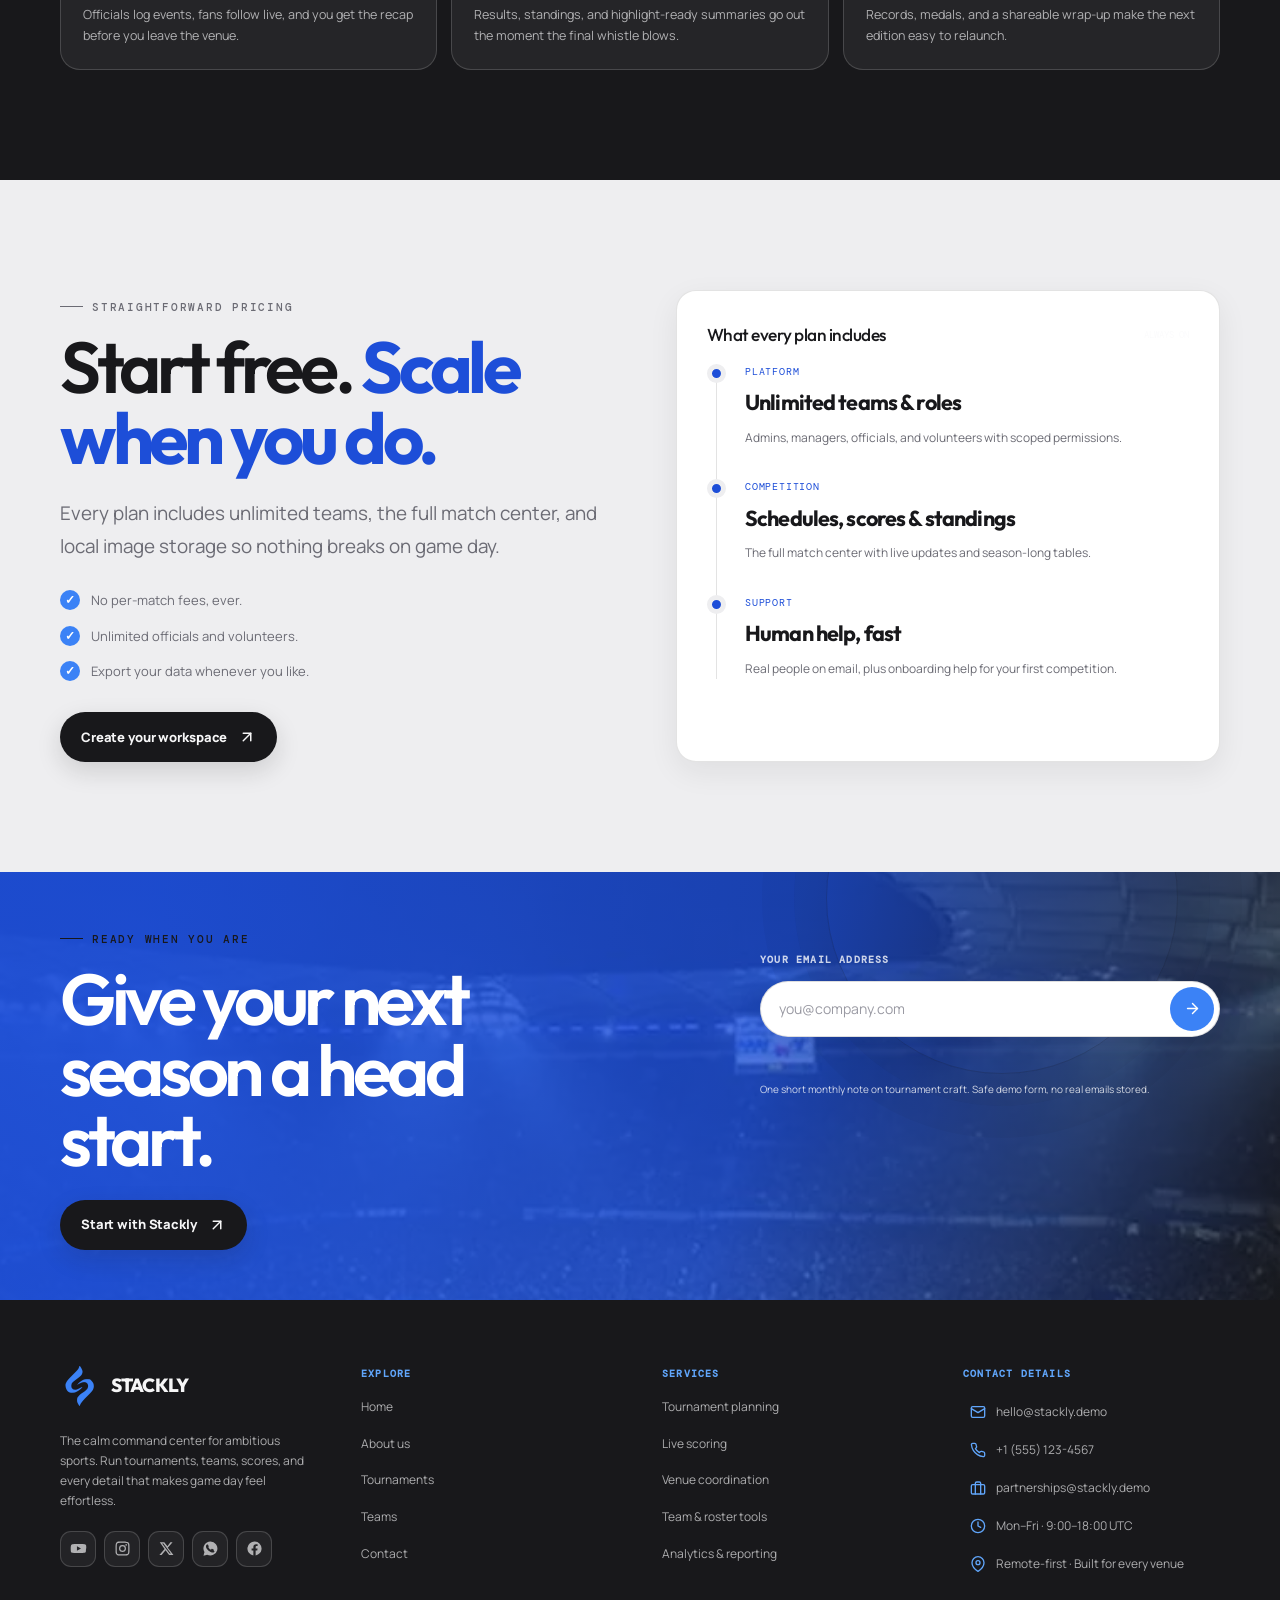
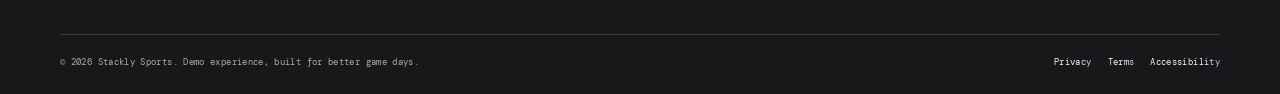
<file: services.html>
<!DOCTYPE html>
<html lang="en">
<head>
  <meta charset="utf-8">
  <meta name="viewport" content="width=device-width, initial-scale=1">
  <meta name="theme-color" content="#071c22">
  <meta name="description" content="Explore Stackly services — tournament planning, live scoring, venue coordination, coaching tools, analytics, and fan engagement.">
  <title>Services — Stackly Sports</title>
  <link rel="icon" type="image/webp" href="stackly-logo-icon.webp">
  <link rel="preconnect" href="https://fonts.googleapis.com">
  <link rel="stylesheet" href="stackly-sports/assets/css/site.css">
  <script src="stackly-sports/assets/js/site.js" defer></script>
</head>
<body data-page="services" data-header="dark">
  <a class="skip-link" href="#main-content">Skip to content</a>
  <div data-site-header></div>
  <main id="main-content">
    <section class="hero hero--page" aria-labelledby="services-title">
      <div class="hero-bg" aria-hidden="true"><img src="stackly-sports/assets/img/match-field.webp" alt="" width="1600" height="900" fetchpriority="high"><img src="stackly-sports/assets/img/hero-athletics.webp" alt="" width="1600" height="900" loading="lazy"></div>
      <div class="orb orb--accent"></div><div class="orb orb--accent-strong"></div>
      <div class="container hero-inner">
        <div class="page-hero-copy reveal is-visible"><p class="eyebrow">What Stackly does</p><h1 class="h1" id="services-title">One platform. <em>Every moving part.</em></h1><p class="lead">Eight connected services that turn tournament chaos into a clear, repeatable game day — whether you run a school league or a national cup.</p><div class="hero-actions"><a class="button button--accent" href="signup.html">Start a workspace <span><svg viewBox="0 0 24 24" fill="none" stroke="currentColor" stroke-width="2" stroke-linecap="round" stroke-linejoin="round" width="1em" height="1em" aria-hidden="true" focusable="false"><path d="M7 7h10v10"/><path d="M7 17 17 7"/></svg></span></a><a class="button button--light" href="#service-list">See all services <span><svg viewBox="0 0 24 24" fill="none" stroke="currentColor" stroke-width="2" stroke-linecap="round" stroke-linejoin="round" width="1em" height="1em" aria-hidden="true" focusable="false"><path d="M12 5v14"/><path d="m19 12-7 7-7-7"/></svg></span></a></div></div>
        <aside class="page-hero-aside reveal reveal-delay-2"><figure class="page-hero-media"><img src="stackly-sports/assets/img/service-live-scoring.webp" alt="Live scoring during an indoor basketball match" width="850" height="1000" fetchpriority="high"><figcaption><span>Included in every plan</span><strong>8 core services</strong></figcaption></figure></aside>
      </div>
    </section>

    <section class="section" id="service-list" aria-labelledby="service-list-title"><div class="container"><div class="section-head reveal"><div class="section-heading"><p class="eyebrow eyebrow--dark">The full service list</p><h2 class="h2" id="service-list-title">Everything you need to run <span class="marquee-word">the day.</span></h2><p class="lead">Switch on only what you need today, and add the rest as your competition grows.</p></div><a class="text-link" href="contact.html">Request a tailored plan <span><svg viewBox="0 0 24 24" fill="none" stroke="currentColor" stroke-width="2" stroke-linecap="round" stroke-linejoin="round" width="1em" height="1em" aria-hidden="true" focusable="false"><path d="M7 7h10v10"/><path d="M7 17 17 7"/></svg></span></a></div>
      <div class="media-card-grid">
        <article id="tournament-planning" class="card media-card media-card--portrait reveal"><div class="card-media"><span class="card-media-tag">01</span><img src="stackly-sports/assets/img/platform-scheduling.webp" alt="Organisers aligning the season schedule on a shared calendar" width="850" height="1000" loading="lazy"></div><div class="media-card-body"><h3>Tournament planning</h3><p>Leagues, cups, group stages, and knockouts with registration windows, approval flows, and automatic seeding.</p><a class="card-link" href="tournaments.html">Plan a tournament <i><svg viewBox="0 0 24 24" fill="none" stroke="currentColor" stroke-width="2" stroke-linecap="round" stroke-linejoin="round" width="1em" height="1em" aria-hidden="true" focusable="false"><path d="M7 7h10v10"/><path d="M7 17 17 7"/></svg></i></a></div></article>
        <article id="live-scoring" class="card media-card media-card--portrait reveal reveal-delay-1"><div class="card-media"><span class="card-media-tag">02</span><img src="stackly-sports/assets/img/platform-scores.webp" alt="Live match centre updating scores and standings" width="850" height="1000" loading="lazy"></div><div class="media-card-body"><h3>Live scoring</h3><p>One-tap score and event logging for officials, with instant updates for every fan following along.</p><a class="card-link" href="tournaments.html#matches">See the score center <i><svg viewBox="0 0 24 24" fill="none" stroke="currentColor" stroke-width="2" stroke-linecap="round" stroke-linejoin="round" width="1em" height="1em" aria-hidden="true" focusable="false"><path d="M7 7h10v10"/><path d="M7 17 17 7"/></svg></i></a></div></article>
        <article id="venue-coordination" class="card media-card media-card--portrait reveal reveal-delay-2"><div class="card-media"><span class="card-media-tag">03</span><img src="stackly-sports/assets/img/match-basketball.webp" alt="Indoor arena prepared for a competition day" width="850" height="1000" loading="lazy"></div><div class="media-card-body"><h3>Venue coordination</h3><p>Capacity, equipment, and availability checks in one view, with clash detection before anything is confirmed.</p><a class="card-link" href="tournaments.html#matches">Browse fixtures <i><svg viewBox="0 0 24 24" fill="none" stroke="currentColor" stroke-width="2" stroke-linecap="round" stroke-linejoin="round" width="1em" height="1em" aria-hidden="true" focusable="false"><path d="M7 7h10v10"/><path d="M7 17 17 7"/></svg></i></a></div></article>
        <article id="team-roster-tools" class="card media-card media-card--portrait reveal"><div class="card-media"><span class="card-media-tag">04</span><img src="stackly-sports/assets/img/match-dribble.webp" alt="Player dribbling through a defence during a fast match" width="850" height="1000" loading="lazy"></div><div class="media-card-body"><h3>Team &amp; roster tools</h3><p>Guided onboarding, medical details, emergency contacts, and availability — all in a single roster view.</p><a class="card-link" href="teams.html">Explore team tools <i><svg viewBox="0 0 24 24" fill="none" stroke="currentColor" stroke-width="2" stroke-linecap="round" stroke-linejoin="round" width="1em" height="1em" aria-hidden="true" focusable="false"><path d="M7 7h10v10"/><path d="M7 17 17 7"/></svg></i></a></div></article>
        <article class="card media-card media-card--portrait reveal reveal-delay-1"><div class="card-media"><span class="card-media-tag">05</span><img src="stackly-sports/assets/img/service-performance.webp" alt="Athlete reviewing performance between fixtures" width="850" height="1000" loading="lazy"></div><div class="media-card-body"><h3>Performance insights</h3><p>Player form, team momentum, and season-long records that help coaches make the next call with confidence.</p><a class="card-link" href="tournaments.html#matches">View standings <i><svg viewBox="0 0 24 24" fill="none" stroke="currentColor" stroke-width="2" stroke-linecap="round" stroke-linejoin="round" width="1em" height="1em" aria-hidden="true" focusable="false"><path d="M7 7h10v10"/><path d="M7 17 17 7"/></svg></i></a></div></article>
        <article id="analytics-reporting" class="card media-card media-card--portrait reveal reveal-delay-2"><div class="card-media"><span class="card-media-tag">06</span><img src="stackly-sports/assets/img/service-analytics.webp" alt="Analytics dashboard review after a match day" width="850" height="1000" loading="lazy"></div><div class="media-card-body"><h3>Analytics &amp; reporting</h3><p>Attendance, finances, and participation trends exported in the format your board or sponsor expects.</p><a class="card-link" href="contact.html">Ask for a report sample <i><svg viewBox="0 0 24 24" fill="none" stroke="currentColor" stroke-width="2" stroke-linecap="round" stroke-linejoin="round" width="1em" height="1em" aria-hidden="true" focusable="false"><path d="M7 7h10v10"/><path d="M7 17 17 7"/></svg></i></a></div></article>
        <article class="card media-card media-card--portrait reveal"><div class="card-media"><span class="card-media-tag">07</span><img src="stackly-sports/assets/img/sport-football.webp" alt="Football players competing in a stadium" width="850" height="1000" loading="lazy"></div><div class="media-card-body"><h3>Broadcast &amp; media kit</h3><p>Highlight-ready assets, clean score graphics, and shareable recaps for every single match.</p><a class="card-link" href="contact.html">Request media kit <i><svg viewBox="0 0 24 24" fill="none" stroke="currentColor" stroke-width="2" stroke-linecap="round" stroke-linejoin="round" width="1em" height="1em" aria-hidden="true" focusable="false"><path d="M7 7h10v10"/><path d="M7 17 17 7"/></svg></i></a></div></article>
        <article class="card media-card media-card--portrait reveal reveal-delay-1"><div class="card-media"><span class="card-media-tag">08</span><img src="stackly-sports/assets/img/service-community.webp" alt="Community gathering around the stands on a match day" width="850" height="1000" loading="lazy"></div><div class="media-card-body"><h3>Fan &amp; community</h3><p>Registration portals, notifications, and a public match hub that keeps supporters genuinely engaged.</p><a class="card-link" href="contact.html">Talk about your audience <i><svg viewBox="0 0 24 24" fill="none" stroke="currentColor" stroke-width="2" stroke-linecap="round" stroke-linejoin="round" width="1em" height="1em" aria-hidden="true" focusable="false"><path d="M7 7h10v10"/><path d="M7 17 17 7"/></svg></i></a></div></article>
        <article class="card media-card media-card--portrait reveal reveal-delay-2"><div class="card-media"><span class="card-media-tag">09</span><img src="stackly-sports/assets/img/service-coaching.webp" alt="Coach planning a session with players" width="850" height="1000" loading="lazy"></div><div class="media-card-body"><h3>Coaching workspace</h3><p>Lineup sheets, availability, and role-based permissions so managers only see what they need.</p><a class="card-link" href="login.html">Preview the workspace <i><svg viewBox="0 0 24 24" fill="none" stroke="currentColor" stroke-width="2" stroke-linecap="round" stroke-linejoin="round" width="1em" height="1em" aria-hidden="true" focusable="false"><path d="M7 7h10v10"/><path d="M7 17 17 7"/></svg></i></a></div></article>
      </div>
    </div></section>

    <section class="section section--dark" aria-labelledby="process-title"><div class="container"><div class="section-head reveal"><div class="section-heading"><p class="eyebrow eyebrow--accent">How it comes together</p><h2 class="h2" id="process-title">Six steps from <span class="text-accent">idea to game day.</span></h2><p class="lead text-light">No six-month implementation project. Most organisers are running their first Stackly competition within a week.</p></div><a class="text-link text-link--light" href="tournaments.html">See it on a real format <span><svg viewBox="0 0 24 24" fill="none" stroke="currentColor" stroke-width="2" stroke-linecap="round" stroke-linejoin="round" width="1em" height="1em" aria-hidden="true" focusable="false"><path d="M7 7h10v10"/><path d="M7 17 17 7"/></svg></span></a></div>
      <div class="media-card-grid">
        <article class="card media-card media-card--portrait reveal"><div class="step-media"><span class="step-media-num">01</span><img src="stackly-sports/assets/img/tournament-aerial.webp" alt="Aerial view of a floodlit stadium on finals night" width="1000" height="800" loading="lazy"></div><div class="media-card-body"><h3>Shape the format</h3><p>Pick a template or build your own rules, entry limits, and division structure.</p></div></article>
        <article class="card media-card media-card--portrait reveal reveal-delay-1"><div class="step-media"><span class="step-media-num">02</span><img src="stackly-sports/assets/img/contact-team.webp" alt="Organisers planning a tournament around a table" width="1000" height="850" loading="lazy"></div><div class="media-card-body"><h3>Invite your people</h3><p>Registration portals collect rosters, documents, and payments without chasing email threads.</p></div></article>
        <article class="card media-card media-card--portrait reveal reveal-delay-2"><div class="step-media"><span class="step-media-num">03</span><img src="stackly-sports/assets/img/match-warmup.webp" alt="Players warming up before the final fixture" width="900" height="760" loading="lazy"></div><div class="media-card-body"><h3>Publish the schedule</h3><p>Fixtures, heat sheets, and venue assignments go out to every role in a single click.</p></div></article>
        <article class="card media-card media-card--portrait reveal reveal-delay-3"><div class="step-media"><span class="step-media-num">04</span><img src="stackly-sports/assets/img/service-fan-engage.webp" alt="Fans following a match together in the stands" width="900" height="640" loading="lazy"></div><div class="media-card-body"><h3>Run the day</h3><p>Officials log events, fans follow live, and you get the recap before you leave the venue.</p></div></article>
        <article class="card media-card media-card--portrait reveal"><div class="step-media"><span class="step-media-num">05</span><img src="stackly-sports/assets/img/team-riverside.webp" alt="Athlete training on a running track" width="800" height="640" loading="lazy"></div><div class="media-card-body"><h3>Share the recap</h3><p>Results, standings, and highlight-ready summaries go out the moment the final whistle blows.</p></div></article>
        <article class="card media-card media-card--portrait reveal reveal-delay-1"><div class="step-media"><span class="step-media-num">06</span><img src="stackly-sports/assets/img/tournament-pitch.webp" alt="Community pitch ready for the season's final match" width="1000" height="800" loading="lazy"></div><div class="media-card-body"><h3>Close the season</h3><p>Records, medals, and a shareable wrap-up make the next edition easy to relaunch.</p></div></article>
      </div>
    </div></section>

    <section class="section section--warm" aria-labelledby="plans-title"><div class="container split"><div class="reveal"><p class="eyebrow eyebrow--dark">Straightforward pricing</p><h2 class="h2" id="plans-title">Start free. <span class="marquee-word">Scale when you do.</span></h2><p class="lead">Every plan includes unlimited teams, the full match center, and local image storage so nothing breaks on game day.</p><ul class="check-list"><li>No per-match fees, ever.</li><li>Unlimited officials and volunteers.</li><li>Export your data whenever you like.</li></ul><a class="button button--dark mt-30" href="signup.html">Create your workspace <span><svg viewBox="0 0 24 24" fill="none" stroke="currentColor" stroke-width="2" stroke-linecap="round" stroke-linejoin="round" width="1em" height="1em" aria-hidden="true" focusable="false"><path d="M7 7h10v10"/><path d="M7 17 17 7"/></svg></span></a></div><div class="card card-pad reveal reveal-delay-1"><div class="dashboard-card-head"><h3>What every plan includes</h3><span>Always on</span></div><div class="timeline"><div class="timeline-item"><div class="timeline-dot"></div><div><div class="timeline-date">Platform</div><h3>Unlimited teams &amp; roles</h3><p>Admins, managers, officials, and volunteers with scoped permissions.</p></div></div><div class="timeline-item"><div class="timeline-dot"></div><div><div class="timeline-date">Competition</div><h3>Schedules, scores &amp; standings</h3><p>The full match center with live updates and season-long tables.</p></div></div><div class="timeline-item"><div class="timeline-dot"></div><div><div class="timeline-date">Support</div><h3>Human help, fast</h3><p>Real people on email, plus onboarding help for your first competition.</p></div></div></div></div></div></section>

    <section class="cta-band cta-band--media" aria-labelledby="services-cta"><div class="cta-band-bg"><img src="stackly-sports/assets/img/auth-stadium.webp" alt="Stadium ready for the next competition season" width="760" height="900" loading="lazy"></div><div class="container cta-band-inner cta-band-inner--split"><div class="reveal"><p class="eyebrow eyebrow--ink">Ready when you are</p><h2 class="h2" id="services-cta">Give your next season a head start.</h2><a class="button button--dark" href="signup.html">Start with Stackly <span><svg viewBox="0 0 24 24" fill="none" stroke="currentColor" stroke-width="2" stroke-linecap="round" stroke-linejoin="round" width="1em" height="1em" aria-hidden="true" focusable="false"><path d="M7 7h10v10"/><path d="M7 17 17 7"/></svg></span></a></div>
        <form class="newsletter reveal reveal-delay-1" id="newsletter-form" novalidate>
          <label class="form-label" for="newsletter-email">Your email address</label>
          <div class="newsletter-field"><input class="input" id="newsletter-email" type="email" name="email" placeholder="you@company.com" autocomplete="email" aria-describedby="newsletter-error" data-validate="email" required><button class="newsletter-submit" type="submit" aria-label="Join the list"><svg viewBox="0 0 24 24" fill="none" stroke="currentColor" stroke-width="2" stroke-linecap="round" stroke-linejoin="round" width="1em" height="1em" aria-hidden="true" focusable="false"><path d="M5 12h14"/><path d="m12 5 7 7-7 7"/></svg></button></div>
          <span class="field-error" id="newsletter-error" aria-live="polite"></span>
          <p class="newsletter-note">One short monthly note on tournament craft. Safe demo form, no real emails stored.</p>
        </form></div></section>
  </main>
  <div data-site-footer></div>
</body>
</html>
</file>
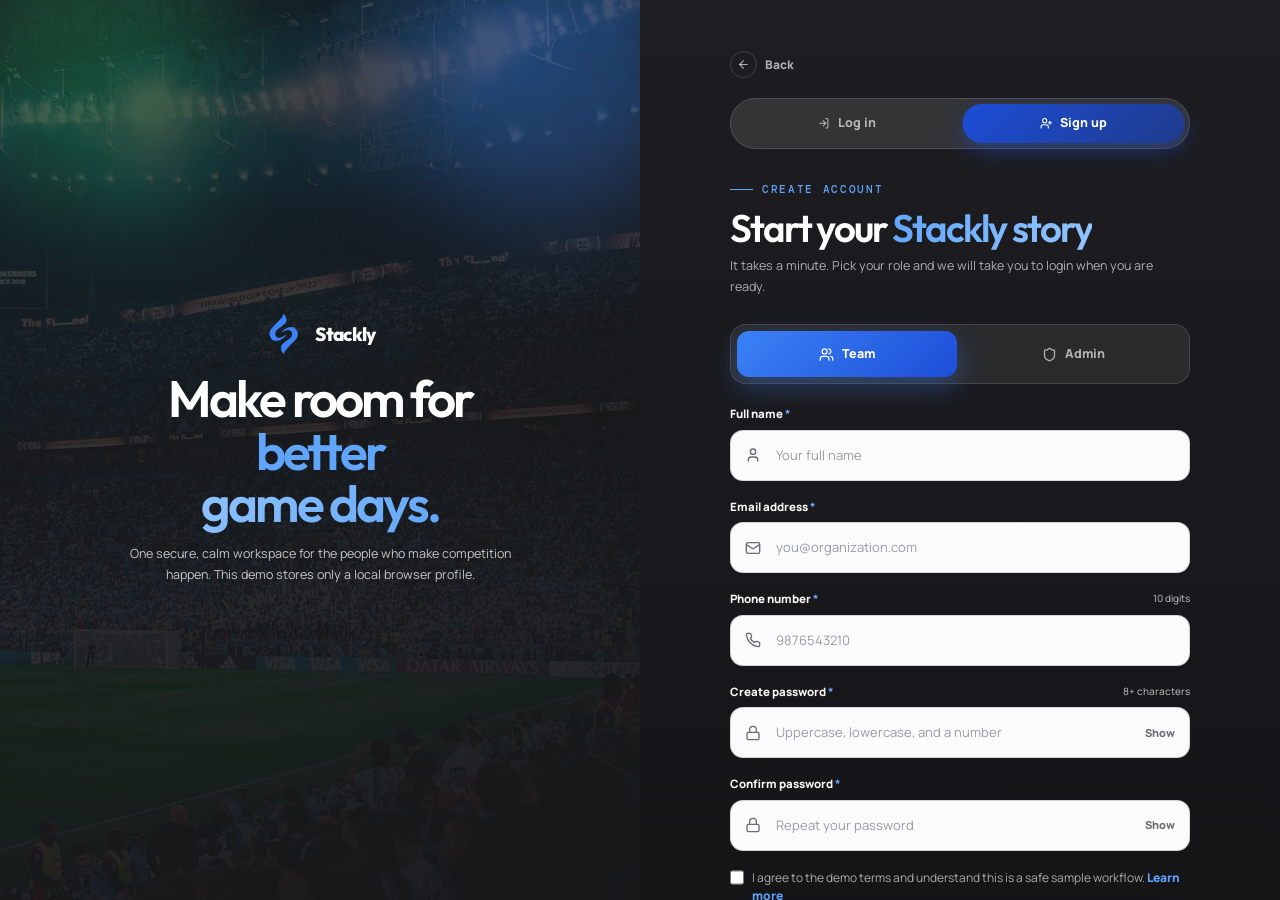
<file: signup.html>
<!DOCTYPE html>
<html lang="en">
<head>
  <meta charset="utf-8">
  <meta name="viewport" content="width=device-width, initial-scale=1">
  <meta name="theme-color" content="#071c22">
  <meta name="description" content="Create a Stackly Sports tournament workspace for your admin or team management workflow.">
  <title>Create account — Stackly Sports</title>
  <link rel="icon" type="image/webp" href="stackly-logo-icon.webp">
  <link rel="preconnect" href="https://fonts.googleapis.com">
  <link rel="stylesheet" href="stackly-sports/assets/css/site.css">
  <script src="stackly-sports/assets/js/site.js" defer></script>
</head>
<body class="auth-page" data-page="signup">
  <a class="skip-link" href="#signup-form">Skip to account form</a>

  <main class="auth-panel">
    <button class="back-btn auth-panel-back" type="button" data-go-back aria-label="Go back"><span class="back-ico"><svg viewBox="0 0 24 24" fill="none" stroke="currentColor" stroke-width="2" stroke-linecap="round" stroke-linejoin="round" aria-hidden="true" focusable="false"><path d="M19 12H5"/><path d="m12 19-7-7 7-7"/></svg></span><span>Back</span></button>
    <div class="lb" aria-hidden="true"><img src="stackly-sports/assets/img/auth-crowd.webp" alt="" width="760" height="900" fetchpriority="high"></div>
    <div class="wob wob--green" aria-hidden="true"></div>
    <div class="wob wob--blue" aria-hidden="true"></div>
    <div class="container panel-inner">
      <a class="brand auth-brand-chip" href="index.html" aria-label="Stackly Sports home"><img src="stackly-logo-icon.webp" alt="" width="40" height="40"><span>Stackly</span></a>
      <h1>Make room for <em>better</em><br><span class="grad-text-v">game days.</span></h1>
      <p>One secure, calm workspace for the people who make competition happen. This demo stores only a local browser profile.</p>
    </div>
  </main>

  <section class="auth-form-shell" aria-label="Signup form">
    <div class="auth-card">
      <button class="back-btn card-back" type="button" data-go-back aria-label="Go back"><span class="back-ico"><svg viewBox="0 0 24 24" fill="none" stroke="currentColor" stroke-width="2" stroke-linecap="round" stroke-linejoin="round" aria-hidden="true" focusable="false"><path d="M19 12H5"/><path d="m12 19-7-7 7-7"/></svg></span><span>Back</span></button>

      <div class="auth-toggle toggle--signup" role="group" aria-label="Switch between login and sign up">
        <span class="auth-toggle-thumb" aria-hidden="true"></span>
        <a class="auth-toggle-opt" href="login.html"><svg viewBox="0 0 24 24" fill="none" stroke="currentColor" stroke-width="2" stroke-linecap="round" stroke-linejoin="round" width="1em" height="1em" aria-hidden="true" focusable="false"><path d="M15 3h2a2 2 0 0 1 2 2v14a2 2 0 0 1-2 2h-2"/><path d="m10 17 5-5-5-5"/><path d="M15 12H3"/></svg> Log in</a>
        <a class="auth-toggle-opt on" href="signup.html" aria-current="page"><svg viewBox="0 0 24 24" fill="none" stroke="currentColor" stroke-width="2" stroke-linecap="round" stroke-linejoin="round" width="1em" height="1em" aria-hidden="true" focusable="false"><path d="M16 21v-2a4 4 0 0 0-4-4H6a4 4 0 0 0-4 4v2"/><circle cx="9" cy="7" r="4"/><path d="M19 8v6"/><path d="M22 11h-6"/></svg> Sign up</a>
      </div>

      <div class="form-head">
        <span class="eyebrow">Create account</span>
        <h1 id="signup-title">Start your <span class="grad-text">Stackly story</span></h1>
        <p>It takes a minute. Pick your role and we will take you to login when you are ready.</p>
      </div>

      <form id="signup-form" novalidate>
        <div class="field role-field">
          <div class="role-switch" role="radiogroup" aria-label="Select role">
            <span class="role-thumb" aria-hidden="true"></span>
            <label class="role-opt team on"><input type="radio" name="srole" value="team" checked><span class="r-ico"><svg viewBox="0 0 24 24" fill="none" stroke="currentColor" stroke-width="2" stroke-linecap="round" stroke-linejoin="round" aria-hidden="true" focusable="false"><path d="M16 21v-2a4 4 0 0 0-4-4H6a4 4 0 0 0-4 4v2"/><circle cx="9" cy="7" r="4"/><path d="M22 21v-2a4 4 0 0 0-3-3.87"/><path d="M16 3.13a4 4 0 0 1 0 7.75"/></svg></span> Team</label>
            <label class="role-opt admin"><input type="radio" name="srole" value="admin"><span class="r-ico"><svg viewBox="0 0 24 24" fill="none" stroke="currentColor" stroke-width="2" stroke-linecap="round" stroke-linejoin="round" aria-hidden="true" focusable="false"><path d="M20 13c0 5-3.5 7.5-7.66 8.95a1 1 0 0 1-.67-.01C7.5 20.5 4 18 4 13V6a1 1 0 0 1 1-1c2 0 4.5-1.2 6.24-2.72a1.17 1.17 0 0 1 1.52 0C14.51 3.81 17 5 19 5a1 1 0 0 1 1 1z"/></svg></span> Admin</label>
          </div>
          <input type="hidden" name="role" value="team" data-validate="required">
          <span class="field-error" aria-live="polite"></span>
        </div>

        <div class="field">
          <label class="form-label" for="signup-name"><span>Full name <span class="req">*</span></span></label>
          <div class="input-wrap">
            <span class="i-ico"><svg viewBox="0 0 24 24" fill="none" stroke="currentColor" stroke-width="2" stroke-linecap="round" stroke-linejoin="round" aria-hidden="true" focusable="false"><path d="M19 21v-2a4 4 0 0 0-4-4H9a4 4 0 0 0-4 4v2"/><circle cx="12" cy="7" r="4"/></svg></span>
            <input class="input with-ico" id="signup-name" name="name" type="text" autocomplete="name" placeholder="Your full name" data-validate="name" required>
          </div>
          <span class="field-error" aria-live="polite"></span>
        </div>

        <div class="field">
          <label class="form-label" for="signup-email"><span>Email address <span class="req">*</span></span></label>
          <div class="input-wrap">
            <span class="i-ico"><svg viewBox="0 0 24 24" fill="none" stroke="currentColor" stroke-width="2" stroke-linecap="round" stroke-linejoin="round" aria-hidden="true" focusable="false"><rect x="2" y="4" width="20" height="16" rx="2"/><path d="m22 7-8.97 5.7a1.94 1.94 0 0 1-2.06 0L2 7"/></svg></span>
            <input class="input with-ico" id="signup-email" name="email" type="email" autocomplete="email" placeholder="you@organization.com" data-validate="email" required>
          </div>
          <span class="field-error" aria-live="polite"></span>
        </div>

        <div class="field">
          <label class="form-label" for="signup-phone"><span>Phone number <span class="req">*</span></span><small>10 digits</small></label>
          <div class="input-wrap">
            <span class="i-ico"><svg viewBox="0 0 24 24" fill="none" stroke="currentColor" stroke-width="2" stroke-linecap="round" stroke-linejoin="round" aria-hidden="true" focusable="false"><path d="M22 16.92v3a2 2 0 0 1-2.18 2 19.79 19.79 0 0 1-8.63-3.07 19.5 19.5 0 0 1-6-6A19.79 19.79 0 0 1 2.12 4.18 2 2 0 0 1 4.11 2h3a2 2 0 0 1 2 1.72c.13.96.36 1.9.7 2.81a2 2 0 0 1-.45 2.11L8.09 9.91a16 16 0 0 0 6 6l1.27-1.27a2 2 0 0 1 2.11-.45c.91.34 1.85.57 2.81.7A2 2 0 0 1 22 16.92z"/></svg></span>
            <input class="input with-ico" id="signup-phone" name="phone" type="tel" inputmode="numeric" autocomplete="tel" placeholder="9876543210" data-validate="phone" maxlength="10" required>
          </div>
          <span class="field-error" aria-live="polite"></span>
        </div>

        <div class="field">
          <label class="form-label" for="signup-password"><span>Create password <span class="req">*</span></span><small>8+ characters</small></label>
          <div class="input-wrap">
            <span class="i-ico"><svg viewBox="0 0 24 24" fill="none" stroke="currentColor" stroke-width="2" stroke-linecap="round" stroke-linejoin="round" aria-hidden="true" focusable="false"><rect x="3" y="11" width="18" height="11" rx="2"/><path d="M7 11V7a5 5 0 0 1 10 0v4"/></svg></span>
            <input class="input with-ico with-toggle" id="signup-password" name="password" type="password" autocomplete="new-password" placeholder="Uppercase, lowercase, and a number" data-validate="password" required>
            <button class="toggle-pass" type="button" data-password-toggle="signup-password" aria-label="Show password">Show</button>
          </div>
          <span class="field-error" aria-live="polite"></span>
        </div>

        <div class="field">
          <label class="form-label" for="signup-confirm"><span>Confirm password <span class="req">*</span></span></label>
          <div class="input-wrap">
            <span class="i-ico"><svg viewBox="0 0 24 24" fill="none" stroke="currentColor" stroke-width="2" stroke-linecap="round" stroke-linejoin="round" aria-hidden="true" focusable="false"><rect x="3" y="11" width="18" height="11" rx="2"/><path d="M7 11V7a5 5 0 0 1 10 0v4"/></svg></span>
            <input class="input with-ico with-toggle" id="signup-confirm" name="confirmPassword" type="password" autocomplete="new-password" placeholder="Repeat your password" data-validate="confirm" required>
            <button class="toggle-pass" type="button" data-password-toggle="signup-confirm" aria-label="Show password">Show</button>
          </div>
          <span class="field-error" aria-live="polite"></span>
        </div>

        <div class="field terms-field">
          <label class="check-row"><input type="checkbox" name="terms" required><span>I agree to the demo terms and understand this is a safe sample workflow. <a href="404.html">Learn more</a></span></label>
          <span class="field-error" aria-live="polite"></span>
        </div>

        <button class="button button--accent button--wide" type="submit">Create account <span><svg viewBox="0 0 24 24" fill="none" stroke="currentColor" stroke-width="2" stroke-linecap="round" stroke-linejoin="round" width="1em" height="1em" aria-hidden="true" focusable="false"><path d="M5 12h14"/><path d="m12 5 7 7-7 7"/></svg></span></button>

        <p class="form-note">Already have an account? <a href="login.html">Log in instead</a></p>
      </form>

      <div class="role-note"><strong>Your privacy matters:</strong> this demo stores only a local browser profile. Never enter a real password or sensitive information.</div>
    </div>
  </section>
</body>
</html>
</file>
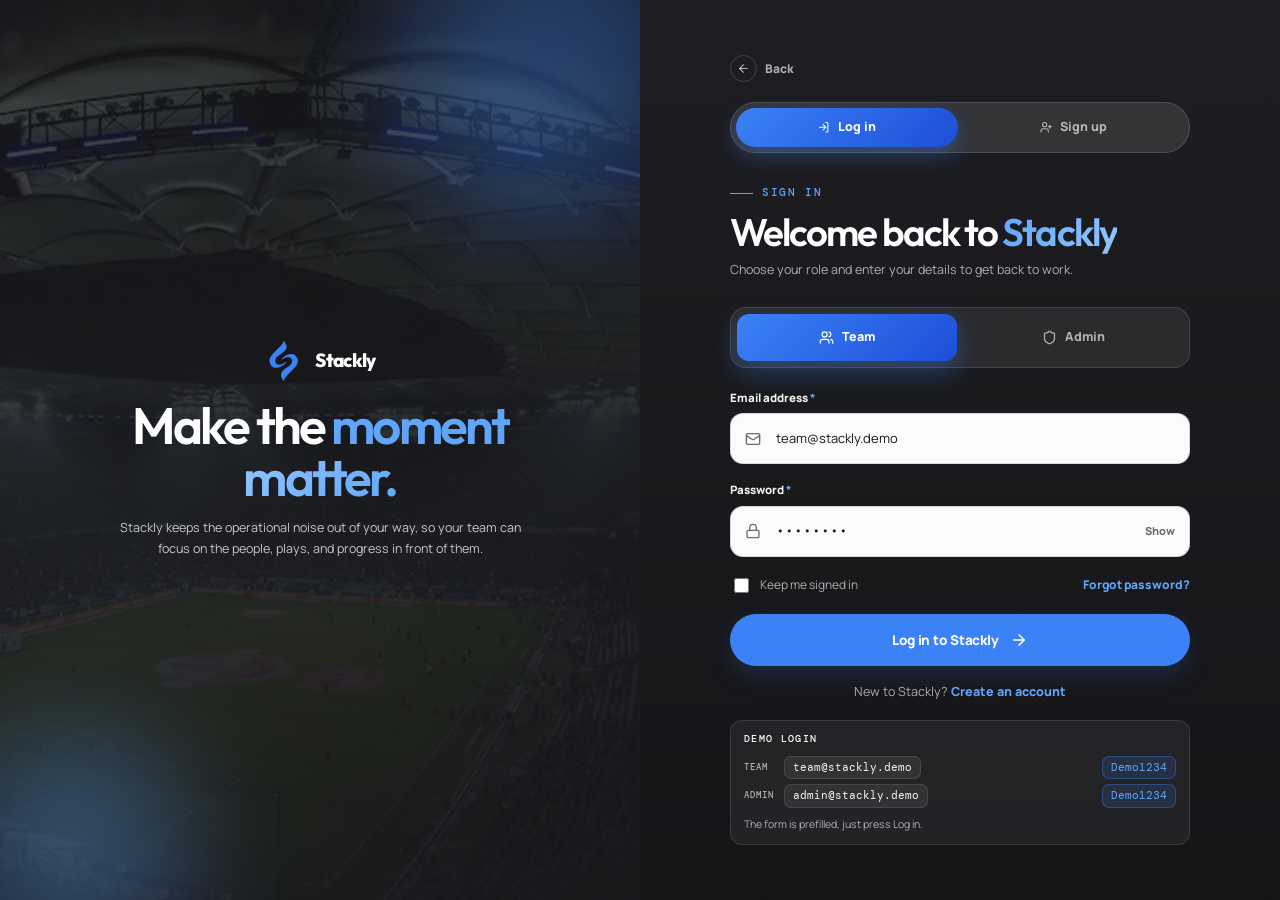
<file: team-dashboard.html>
<!DOCTYPE html>
<html lang="en">
<head>
  <meta charset="utf-8">
  <meta name="viewport" content="width=device-width, initial-scale=1">
  <meta name="theme-color" content="#0b2228">
  <meta name="description" content="Stackly Sports team manager dashboard for rosters, fixtures, and matchday updates.">
  <title>Team dashboard — Stackly Sports</title>
  <link rel="icon" type="image/webp" href="stackly-logo-icon.webp">
  <link rel="preconnect" href="https://fonts.googleapis.com">
  <link rel="stylesheet" href="stackly-sports/assets/css/site.css">
  <script src="stackly-sports/assets/js/site.js" defer></script>
</head>
<body class="dashboard-page" data-dashboard="team" data-page="team">
  <a class="skip-link" href="#dashboard-content">Skip to dashboard</a>
  <div class="dashboard-shell">
    <aside class="dashboard-sidebar" aria-label="Team manager navigation"><div class="dashboard-sidebar-head"><span class="brand"><img src="stackly-logo-icon.webp" alt="" width="40" height="40"><span>Stackly</span></span><button class="sidebar-close" type="button" data-sidebar-close aria-label="Close dashboard navigation"><svg viewBox="0 0 24 24" fill="none" stroke="currentColor" stroke-width="2" stroke-linecap="round" stroke-linejoin="round" width="1em" height="1em" aria-hidden="true" focusable="false"><path d="M18 6 6 18"/><path d="m6 6 12 12"/></svg></button></div><nav class="dashboard-nav"><p class="dashboard-nav-label">My workspace</p><a class="is-active" href="#overview" data-dashboard-nav><i><svg viewBox="0 0 24 24" fill="none" stroke="currentColor" stroke-width="2" stroke-linecap="round" stroke-linejoin="round" width="1em" height="1em" aria-hidden="true" focusable="false"><path d="m3 9 9-7 9 7v11a2 2 0 0 1-2 2H5a2 2 0 0 1-2-2z"/><polyline points="9 22 9 12 15 12 15 22"/></svg></i> Overview</a><a href="#roster" data-dashboard-nav><i><svg viewBox="0 0 24 24" fill="none" stroke="currentColor" stroke-width="2" stroke-linecap="round" stroke-linejoin="round" width="1em" height="1em" aria-hidden="true" focusable="false"><path d="M16 21v-2a4 4 0 0 0-4-4H6a4 4 0 0 0-4 4v2"/><circle cx="9" cy="7" r="4"/><path d="M22 21v-2a4 4 0 0 0-3-3.87"/><path d="M16 3.13a4 4 0 0 1 0 7.75"/></svg></i> My roster</a><a href="#fixtures" data-dashboard-nav><i><svg viewBox="0 0 24 24" fill="none" stroke="currentColor" stroke-width="2" stroke-linecap="round" stroke-linejoin="round" width="1em" height="1em" aria-hidden="true" focusable="false"><path d="M8 2v4"/><path d="M16 2v4"/><rect width="18" height="18" x="3" y="4" rx="2"/><path d="M3 10h18"/></svg></i> My fixtures</a><a href="#updates" data-dashboard-nav><i><svg viewBox="0 0 24 24" fill="none" stroke="currentColor" stroke-width="2" stroke-linecap="round" stroke-linejoin="round" width="1em" height="1em" aria-hidden="true" focusable="false"><path d="M4.9 19.1C1 15.2 1 8.8 4.9 4.9"/><path d="M7.8 16.2c-2.3-2.3-2.3-6.1 0-8.5"/><circle cx="12" cy="12" r="2"/><path d="M16.2 7.8c2.3 2.3 2.3 6.1 0 8.5"/><path d="M19.1 4.9C23 8.8 23 15.2 19.1 19.1"/></svg></i> Match updates</a><a href="#news" data-dashboard-nav><i><svg viewBox="0 0 24 24" fill="none" stroke="currentColor" stroke-width="2" stroke-linecap="round" stroke-linejoin="round" width="1em" height="1em" aria-hidden="true" focusable="false"><path d="M9.937 15.5A2 2 0 0 0 8.5 14.063l-6.135-1.582a.5.5 0 0 1 0-.962L8.5 9.936A2 2 0 0 0 9.937 8.5l1.582-6.135a.5.5 0 0 1 .963 0L14.063 8.5A2 2 0 0 0 15.5 9.937l6.135 1.581a.5.5 0 0 1 0 .964L15.5 14.063a2 2 0 0 0-1.437 1.437l-1.582 6.135a.5.5 0 0 1-.963 0z"/><path d="M20 3v4"/><path d="M22 5h-4"/></svg></i> Team news</a><p class="dashboard-nav-label mt-20">Support</p><a href="#venues" data-dashboard-nav><i><svg viewBox="0 0 24 24" fill="none" stroke="currentColor" stroke-width="2" stroke-linecap="round" stroke-linejoin="round" width="1em" height="1em" aria-hidden="true" focusable="false"><path d="M20 10c0 4.993-5.539 10.193-7.399 11.799a1 1 0 0 1-1.202 0C9.539 20.193 4 14.993 4 10a8 8 0 0 1 16 0"/><circle cx="12" cy="10" r="3"/></svg></i> Venues</a><a href="#settings" data-dashboard-nav><i><svg viewBox="0 0 24 24" fill="none" stroke="currentColor" stroke-width="2" stroke-linecap="round" stroke-linejoin="round" width="1em" height="1em" aria-hidden="true" focusable="false"><path d="M12.22 2h-.44a2 2 0 0 0-2 2v.18a2 2 0 0 1-1 1.73l-.43.25a2 2 0 0 1-2 0l-.15-.08a2 2 0 0 0-2.73.73l-.22.38a2 2 0 0 0 .73 2.73l.15.1a2 2 0 0 1 1 1.72v.51a2 2 0 0 1-1 1.74l-.15.09a2 2 0 0 0-.73 2.73l.22.38a2 2 0 0 0 2.73.73l.15-.08a2 2 0 0 1 2 0l.43.25a2 2 0 0 1 1 1.73V20a2 2 0 0 0 2 2h.44a2 2 0 0 0 2-2v-.18a2 2 0 0 1 1-1.73l.43-.25a2 2 0 0 1 2 0l.15.08a2 2 0 0 0 2.73-.73l.22-.39a2 2 0 0 0-.73-2.73l-.15-.08a2 2 0 0 1-1-1.74v-.5a2 2 0 0 1 1-1.74l.15-.09a2 2 0 0 0 .73-2.73l-.22-.38a2 2 0 0 0-2.73-.73l-.15.08a2 2 0 0 1-2 0l-.43-.25a2 2 0 0 1-1-1.73V4a2 2 0 0 0-2-2z"/><circle cx="12" cy="12" r="3"/></svg></i> Team settings</a></nav><div class="sidebar-bottom"><p class="sidebar-role" data-role-name>Team manager</p><p class="sidebar-email" data-user-email>team@stackly.demo</p><button class="button button--light button--small button--block mt-20" type="button" data-logout>Sign out <span><svg viewBox="0 0 24 24" fill="none" stroke="currentColor" stroke-width="2" stroke-linecap="round" stroke-linejoin="round" width="1em" height="1em" aria-hidden="true" focusable="false"><path d="M7 7h10v10"/><path d="M7 17 17 7"/></svg></span></button></div></aside>
    <div class="dashboard-backdrop" data-dashboard-backdrop></div>
    <main class="dashboard-main" id="dashboard-content"><div class="dashboard-topbar"><button class="dashboard-menu" type="button" data-dashboard-menu aria-label="Open dashboard navigation"><svg viewBox="0 0 24 24" fill="none" stroke="currentColor" stroke-width="2" stroke-linecap="round" stroke-linejoin="round" width="1em" height="1em" aria-hidden="true" focusable="false"><path d="m12 8 6-3-6-3-6 3 6 3"/><path d="m8 14-6 3 6 3 6-3-6-3"/><path d="m16 14-6 3 6 3 6-3-6-3"/></svg></button><div class="dashboard-hello"><p>Tuesday, 18 May 2026 · <span data-role-name>Team manager</span></p><h1>Welcome back, <span data-user-name>there</span> <span aria-hidden="true"><svg viewBox="0 0 24 24" fill="none" stroke="currentColor" stroke-width="2" stroke-linecap="round" stroke-linejoin="round" width="1em" height="1em" aria-hidden="true" focusable="false"><path d="M9.937 15.5A2 2 0 0 0 8.5 14.063l-6.135-1.582a.5.5 0 0 1 0-.962L8.5 9.936A2 2 0 0 0 9.937 8.5l1.582-6.135a.5.5 0 0 1 .963 0L14.063 8.5A2 2 0 0 0 15.5 9.937l6.135 1.581a.5.5 0 0 1 0 .964L15.5 14.063a2 2 0 0 0-1.437 1.437l-1.582 6.135a.5.5 0 0 1-.963 0z"/><path d="M20 3v4"/><path d="M22 5h-4"/></svg></span></h1></div><div class="dashboard-top-actions"><button class="icon-button" type="button" aria-label="View notifications" data-dashboard-demo><span class="notification-dot"></span><svg viewBox="0 0 24 24" fill="none" stroke="currentColor" stroke-width="2" stroke-linecap="round" stroke-linejoin="round" width="1em" height="1em" aria-hidden="true" focusable="false"><path d="M10.268 21a2 2 0 0 0 3.464 0"/><path d="M3.262 15.326A1 1 0 0 0 4 17h16a1 1 0 0 0 .74-1.673C19.41 13.956 18 12.499 18 8A6 6 0 0 0 6 8c0 4.499-1.411 5.956-2.738 7.326"/></svg></button><div class="dashboard-profile"><div class="profile-avatar" data-user-initials>ST</div><span>Team manager</span></div></div></div>
      <section class="dashboard-section" id="overview" aria-labelledby="overview-title"><div class="dashboard-section-head"><h2 id="overview-title">Northside FC</h2><a href="#" data-dashboard-demo>Team profile <svg viewBox="0 0 24 24" fill="none" stroke="currentColor" stroke-width="2" stroke-linecap="round" stroke-linejoin="round" width="1em" height="1em" aria-hidden="true" focusable="false"><path d="M7 7h10v10"/><path d="M7 17 17 7"/></svg></a></div><div class="dashboard-banner"><img src="stackly-sports/assets/img/team-northside.webp" alt="" width="800" height="640" loading="lazy"><div class="dashboard-banner-content"><i><svg viewBox="0 0 24 24" fill="none" stroke="currentColor" stroke-width="2" stroke-linecap="round" stroke-linejoin="round" width="1em" height="1em" aria-hidden="true" focusable="false"><path d="M4.9 19.1C1 15.2 1 8.8 4.9 4.9"/><path d="M7.8 16.2c-2.3-2.3-2.3-6.1 0-8.5"/><circle cx="12" cy="12" r="2"/><path d="M16.2 7.8c2.3 2.3 2.3 6.1 0 8.5"/><path d="M19.1 4.9C23 8.8 23 15.2 19.1 19.1"/></svg></i><div><strong>Matchday Saturday · 16:30</strong><span>Northside pitch · bring 18 shirts and your registration codes</span></div></div></div><div class="dashboard-stats"><article class="dashboard-stat"><small>Next fixture</small><strong>23 May</strong><p>Northside vs Eastvale FC</p></article><article class="dashboard-stat dashboard-stat--accent-strong"><small>Roster status</small><strong>88%</strong><p>2 profiles need attention</p></article><article class="dashboard-stat dashboard-stat--accent-mid"><small>Season points</small><strong>22</strong><p>1st in Group A</p></article><article class="dashboard-stat"><small>Team updates</small><strong>03</strong><p>3 new team messages</p></article></div><div class="dashboard-grid mt-15"><div class="dashboard-card"><div class="dashboard-card-head"><h3>Season form</h3><span>Last 8 matches</span></div><div class="info-list"><div class="info-row"><span>Played</span><strong>8 matches</strong></div><div class="info-row"><span>Won</span><strong class="status status--done">6</strong></div><div class="info-row"><span>Drawn</span><strong class="status status--upcoming">1</strong></div><div class="info-row"><span>Lost</span><strong class="status status--live">1</strong></div><div class="info-row"><span>Goals for / against</span><strong>24 / 9</strong></div></div></div><div class="dashboard-card"><div class="dashboard-card-head"><h3>Upcoming events</h3><span>Next 10 days</span></div><div class="info-list"><div class="info-row"><span>Training · Northside pitch</span><strong class="status status--upcoming">Tue 19 May</strong></div><div class="info-row"><span>Matchday vs Eastvale FC</span><strong class="status status--upcoming">Sat 23 May</strong></div><div class="info-row"><span>Kit handover</span><strong class="status status--upcoming">Mon 25 May</strong></div><div class="info-row"><span>Team photo day</span><strong class="status status--upcoming">Thu 28 May</strong></div></div></div></div></section>
      <section class="dashboard-section" id="roster" aria-labelledby="roster-title"><div class="dashboard-section-head"><h2 id="roster-title">My roster</h2><a href="#" data-dashboard-demo>Update roster <svg viewBox="0 0 24 24" fill="none" stroke="currentColor" stroke-width="2" stroke-linecap="round" stroke-linejoin="round" width="1em" height="1em" aria-hidden="true" focusable="false"><path d="M7 7h10v10"/><path d="M7 17 17 7"/></svg></a></div><div class="dashboard-grid"><div class="dashboard-card"><div class="dashboard-card-head"><h3>Roster readiness</h3><span>18 players</span></div><div class="progress-list"><div class="progress-item-head"><span>Profiles complete</span><strong>88%</strong></div><div class="progress-track"><i class="fill-88"></i></div><div class="progress-item-head"><span>Availability confirmed</span><strong>94%</strong></div><div class="progress-track"><i class="fill-94"></i></div><div class="progress-item-head"><span>Kit preferences</span><strong>76%</strong></div><div class="progress-track"><i class="fill-76"></i></div></div></div><div class="dashboard-card"><div class="dashboard-card-head"><h3>Quick actions</h3><span>Shortcuts</span></div><div class="quick-actions"><button class="quick-action" type="button" data-dashboard-demo><i><svg viewBox="0 0 24 24" fill="none" stroke="currentColor" stroke-width="2" stroke-linecap="round" stroke-linejoin="round" width="1em" height="1em" aria-hidden="true" focusable="false"><path d="M5 12h14"/><path d="M12 5v14"/></svg></i><span>Add player</span></button><button class="quick-action" type="button" data-dashboard-demo><i><svg viewBox="0 0 24 24" fill="none" stroke="currentColor" stroke-width="2" stroke-linecap="round" stroke-linejoin="round" width="1em" height="1em" aria-hidden="true" focusable="false"><path d="M8 2v4"/><path d="M16 2v4"/><rect width="18" height="18" x="3" y="4" rx="2"/><path d="M3 10h18"/></svg></i><span>Set availability</span></button><button class="quick-action" type="button" data-dashboard-demo><i><svg viewBox="0 0 24 24" fill="none" stroke="currentColor" stroke-width="2" stroke-linecap="round" stroke-linejoin="round" width="1em" height="1em" aria-hidden="true" focusable="false"><path d="M9.937 15.5A2 2 0 0 0 8.5 14.063l-6.135-1.582a.5.5 0 0 1 0-.962L8.5 9.936A2 2 0 0 0 9.937 8.5l1.582-6.135a.5.5 0 0 1 .963 0L14.063 8.5A2 2 0 0 0 15.5 9.937l6.135 1.581a.5.5 0 0 1 0 .964L15.5 14.063a2 2 0 0 0-1.437 1.437l-1.582 6.135a.5.5 0 0 1-.963 0z"/><path d="M20 3v4"/><path d="M22 5h-4"/></svg></i><span>Post update</span></button><button class="quick-action" type="button" data-dashboard-demo><i><svg viewBox="0 0 24 24" fill="none" stroke="currentColor" stroke-width="2" stroke-linecap="round" stroke-linejoin="round" width="1em" height="1em" aria-hidden="true" focusable="false"><path d="M7 7h10v10"/><path d="M7 17 17 7"/></svg></i><span>View rules</span></button></div></div></div><div class="dashboard-card mt-15"><div class="dashboard-card-head"><h3>Squad list</h3><span>7 of 18 shown</span></div><table class="data-table"><thead><tr><th>Player</th><th>Position</th><th>Status</th></tr></thead><tbody><tr><td><strong>Jordan Lee</strong></td><td>Goalkeeper</td><td><span class="status status--done">Available</span></td></tr><tr><td><strong>Sam Rivera</strong></td><td>Midfielder</td><td><span class="status status--done">Available</span></td></tr><tr><td><strong>Kai Osei</strong></td><td>Defender</td><td><span class="status status--done">Available</span></td></tr><tr><td><strong>Leo Martins</strong></td><td>Forward</td><td><span class="status status--upcoming">Doubtful</span></td></tr><tr><td><strong>Noah Bennett</strong></td><td>Midfielder</td><td><span class="status status--live">Injured</span></td></tr><tr><td><strong>Ethan Cole</strong></td><td>Defender</td><td><span class="status status--done">Available</span></td></tr><tr><td><strong>Adrian Mills</strong></td><td>Forward</td><td><span class="status status--upcoming">Doubtful</span></td></tr></tbody></table></div><div class="dashboard-grid mt-15"><div class="dashboard-card"><div class="dashboard-card-head"><h3>Position coverage</h3><span>Across the squad</span></div><div class="progress-list"><div class="progress-item-head"><span>Goalkeepers</span><strong>100%</strong></div><div class="progress-track"><i class="fill-94"></i></div><div class="progress-item-head"><span>Defenders</span><strong>92%</strong></div><div class="progress-track"><i class="fill-88"></i></div><div class="progress-item-head"><span>Midfielders</span><strong>86%</strong></div><div class="progress-track"><i class="fill-81"></i></div><div class="progress-item-head"><span>Forwards</span><strong>78%</strong></div><div class="progress-track"><i class="fill-76"></i></div></div></div><div class="dashboard-card"><div class="dashboard-card-head"><h3>Recent roster activity</h3><span>This week</span></div><div class="activity-list"><div class="activity-item"><i class="activity-icon"><svg viewBox="0 0 24 24" fill="none" stroke="currentColor" stroke-width="2" stroke-linecap="round" stroke-linejoin="round" width="1em" height="1em" aria-hidden="true" focusable="false"><path d="M16 21v-2a4 4 0 0 0-4-4H6a4 4 0 0 0-4 4v2"/><circle cx="9" cy="7" r="4"/><path d="M22 21v-2a4 4 0 0 0-3-3.87"/><path d="M16 3.13a4 4 0 0 1 0 7.75"/></svg></i><div><p><strong>Jordan Lee</strong> completed his player profile.</p><time>9 minutes ago</time></div></div><div class="activity-item"><i class="activity-icon"><svg viewBox="0 0 24 24" fill="none" stroke="currentColor" stroke-width="2" stroke-linecap="round" stroke-linejoin="round" width="1em" height="1em" aria-hidden="true" focusable="false"><path d="M20 6 9 17l-5-5"/></svg></i><div><p><strong>Sam Rivera</strong> confirmed availability for Saturday.</p><time>1 hour ago</time></div></div><div class="activity-item"><i class="activity-icon"><svg viewBox="0 0 24 24" fill="none" stroke="currentColor" stroke-width="2" stroke-linecap="round" stroke-linejoin="round" width="1em" height="1em" aria-hidden="true" focusable="false"><circle cx="12" cy="12" r="10"/><path d="M12 8v4"/><path d="M12 16h.01"/></svg></i><div><p><strong>Noah Bennett</strong> marked as injured (hamstring).</p><time>Yesterday</time></div></div></div></div></div></section>
      <section class="dashboard-section" id="fixtures" aria-labelledby="fixtures-title"><div class="dashboard-section-head"><h2 id="fixtures-title">My fixtures</h2><a href="#" data-dashboard-demo>Full schedule <svg viewBox="0 0 24 24" fill="none" stroke="currentColor" stroke-width="2" stroke-linecap="round" stroke-linejoin="round" width="1em" height="1em" aria-hidden="true" focusable="false"><path d="M7 7h10v10"/><path d="M7 17 17 7"/></svg></a></div><div class="dashboard-grid"><div class="dashboard-card"><div class="dashboard-card-head"><h3>My next fixtures</h3><span>This month</span></div><div class="match-card"><div class="match-meta"><span>Spring Community League</span><span class="status status--live">Live · 68'</span></div><div class="match-teams"><div class="match-team"><i class="team-dot">NF</i><span>Northside FC</span></div><div class="match-score">02 — 01</div><div class="match-team"><i class="team-dot">CR</i><span>City Rovers</span></div></div><div class="match-progress"><i></i></div></div><div class="match-card"><div class="match-meta"><span>Spring Community League</span><span class="status status--upcoming">Sat 23 May</span></div><div class="match-teams"><div class="match-team"><i class="team-dot">NF</i><span>Northside FC</span></div><div class="match-score">16:30</div><div class="match-team"><i class="team-dot">EV</i><span>Eastvale FC</span></div></div></div><button class="button button--light button--small button--block mt-15" type="button" data-dashboard-demo>Add match note <span><svg viewBox="0 0 24 24" fill="none" stroke="currentColor" stroke-width="2" stroke-linecap="round" stroke-linejoin="round" width="1em" height="1em" aria-hidden="true" focusable="false"><path d="M7 7h10v10"/><path d="M7 17 17 7"/></svg></span></button></div><div class="dashboard-card"><div class="dashboard-card-head"><h3>Season schedule</h3><span>Spring 2026</span></div><div class="info-list"><div class="info-row"><span>vs Eastvale FC · Week 7</span><strong class="status status--upcoming">Sat 23 May</strong></div><div class="info-row"><span>vs Harbor United</span><strong class="status status--upcoming">Sat 30 May</strong></div><div class="info-row"><span>vs City Rovers · away</span><strong class="status status--upcoming">Sat 6 Jun</strong></div><div class="info-row"><span>Spring League final</span><strong class="status status--done">Sat 20 Jun</strong></div></div></div></div></section>
      <section class="dashboard-section" id="updates" aria-labelledby="updates-title"><div class="dashboard-section-head"><h2 id="updates-title">Match updates</h2><a href="#" data-dashboard-demo>Report score issue <svg viewBox="0 0 24 24" fill="none" stroke="currentColor" stroke-width="2" stroke-linecap="round" stroke-linejoin="round" width="1em" height="1em" aria-hidden="true" focusable="false"><path d="M7 7h10v10"/><path d="M7 17 17 7"/></svg></a></div><div class="dashboard-grid"><div class="dashboard-card"><div class="dashboard-card-head"><h3>Live tracker</h3><span class="status status--live">Live · 68'</span></div><div class="match-card"><div class="match-meta"><span>Spring Community League</span><span class="status status--live">Northside pitch</span></div><div class="match-teams"><div class="match-team"><i class="team-dot">NF</i><span>Northside FC</span></div><div class="match-score">02 — 01</div><div class="match-team"><i class="team-dot">CR</i><span>City Rovers</span></div></div><div class="match-progress"><i></i></div></div><div class="progress-list"><div class="progress-item-head"><span>Match clock</span><strong>68'</strong></div><div class="progress-track"><i class="fill-76"></i></div></div></div><div class="dashboard-card"><div class="dashboard-card-head"><h3>Score &amp; lineup updates</h3><span>Live feed</span></div><div class="activity-list"><div class="activity-item"><i class="activity-icon"><svg viewBox="0 0 24 24" fill="none" stroke="currentColor" stroke-width="2" stroke-linecap="round" stroke-linejoin="round" width="1em" height="1em" aria-hidden="true" focusable="false"><path d="M4.9 19.1C1 15.2 1 8.8 4.9 4.9"/><path d="M7.8 16.2c-2.3-2.3-2.3-6.1 0-8.5"/><circle cx="12" cy="12" r="2"/><path d="M16.2 7.8c2.3 2.3 2.3 6.1 0 8.5"/><path d="M19.1 4.9C23 8.8 23 15.2 19.1 19.1"/></svg></i><div><p><strong>Leo Martins</strong> scored — Northside 2–1.</p><time>68'</time></div></div><div class="activity-item"><i class="activity-icon"><svg viewBox="0 0 24 24" fill="none" stroke="currentColor" stroke-width="2" stroke-linecap="round" stroke-linejoin="round" width="1em" height="1em" aria-hidden="true" focusable="false"><path d="M9 12l2 2 4-4"/><path d="M12 3l.7 2.1L14.8 3l2.3 2.6L19.4 4l-1.5 2.3 2.4.7-2.1 1.1 2.1 1.1-2.4.7 1.5 2.3-2.3-.6-2.3 2.6-.7-2.1-.7 2.1-2.3-2.6-2.3.6 1.5-2.3-2.4-.7 2.1-1.1L5.1 7l2.4-.7L6 4l2.3.6L10.6 2z"/></svg></i><div><p><strong>Jordan Lee</strong> booked — 55'.</p><time>55'</time></div></div><div class="activity-item"><i class="activity-icon"><svg viewBox="0 0 24 24" fill="none" stroke="currentColor" stroke-width="2" stroke-linecap="round" stroke-linejoin="round" width="1em" height="1em" aria-hidden="true" focusable="false"><path d="M8 2v4"/><path d="M16 2v4"/><rect width="18" height="18" x="3" y="4" rx="2"/><path d="M3 10h18"/></svg></i><div><p><strong>Eastvale FC</strong> kickoff moved to 17:00.</p><time>2 hours ago</time></div></div></div></div></div></section>
      <section class="dashboard-section" id="news" aria-labelledby="news-title"><div class="dashboard-section-head"><h2 id="news-title">Team news</h2><a href="#" data-dashboard-demo>Post update <svg viewBox="0 0 24 24" fill="none" stroke="currentColor" stroke-width="2" stroke-linecap="round" stroke-linejoin="round" width="1em" height="1em" aria-hidden="true" focusable="false"><path d="M7 7h10v10"/><path d="M7 17 17 7"/></svg></a></div><div class="dashboard-grid"><div class="dashboard-card"><div class="dashboard-card-head"><h3>Latest team news</h3><span>Northside FC</span></div><div class="activity-list"><div class="activity-item"><i class="activity-icon"><svg viewBox="0 0 24 24" fill="none" stroke="currentColor" stroke-width="2" stroke-linecap="round" stroke-linejoin="round" width="1em" height="1em" aria-hidden="true" focusable="false"><path d="M9.937 15.5A2 2 0 0 0 8.5 14.063l-6.135-1.582a.5.5 0 0 1 0-.962L8.5 9.936A2 2 0 0 0 9.937 8.5l1.582-6.135a.5.5 0 0 1 .963 0L14.063 8.5A2 2 0 0 0 15.5 9.937l6.135 1.581a.5.5 0 0 1 0 .964L15.5 14.063a2 2 0 0 0-1.437 1.437l-1.582 6.135a.5.5 0 0 1-.963 0z"/><path d="M20 3v4"/><path d="M22 5h-4"/></svg></i><div><p><strong>Matchday logistics</strong> published — bring 18 shirts.</p><time>2 hours ago</time></div></div><div class="activity-item"><i class="activity-icon"><svg viewBox="0 0 24 24" fill="none" stroke="currentColor" stroke-width="2" stroke-linecap="round" stroke-linejoin="round" width="1em" height="1em" aria-hidden="true" focusable="false"><path d="M20 6 9 17l-5-5"/></svg></i><div><p><strong>Kit handover</strong> complete for the weekend.</p><time>Yesterday</time></div></div><div class="activity-item"><i class="activity-icon"><svg viewBox="0 0 24 24" fill="none" stroke="currentColor" stroke-width="2" stroke-linecap="round" stroke-linejoin="round" width="1em" height="1em" aria-hidden="true" focusable="false"><path d="M8 2v4"/><path d="M16 2v4"/><rect width="18" height="18" x="3" y="4" rx="2"/><path d="M3 10h18"/></svg></i><div><p><strong>Training</strong> moved to Tuesday 19:00.</p><time>Monday</time></div></div></div></div><div class="dashboard-card"><div class="dashboard-card-head"><h3>Team inbox</h3><a href="#" data-dashboard-demo>Open all <svg viewBox="0 0 24 24" fill="none" stroke="currentColor" stroke-width="2" stroke-linecap="round" stroke-linejoin="round" width="1em" height="1em" aria-hidden="true" focusable="false"><path d="M7 7h10v10"/><path d="M7 17 17 7"/></svg></a></div><div class="activity-list"><div class="activity-item"><i class="activity-icon"><svg viewBox="0 0 24 24" fill="none" stroke="currentColor" stroke-width="2" stroke-linecap="round" stroke-linejoin="round" width="1em" height="1em" aria-hidden="true" focusable="false"><rect width="20" height="16" x="2" y="4" rx="2"/><path d="m22 7-8.97 5.7a1.94 1.94 0 0 1-2.06 0L2 7"/></svg></i><div><p><strong>Jordan Lee</strong> submitted a final squad.</p><time>8 minutes ago</time></div></div><div class="activity-item"><i class="activity-icon"><svg viewBox="0 0 24 24" fill="none" stroke="currentColor" stroke-width="2" stroke-linecap="round" stroke-linejoin="round" width="1em" height="1em" aria-hidden="true" focusable="false"><rect width="20" height="16" x="2" y="4" rx="2"/><path d="m22 7-8.97 5.7a1.94 1.94 0 0 1-2.06 0L2 7"/></svg></i><div><p><strong>Stackly Ops</strong> moved your fixture to Northside pitch.</p><time>24 minutes ago</time></div></div><div class="activity-item"><i class="activity-icon"><svg viewBox="0 0 24 24" fill="none" stroke="currentColor" stroke-width="2" stroke-linecap="round" stroke-linejoin="round" width="1em" height="1em" aria-hidden="true" focusable="false"><rect width="20" height="16" x="2" y="4" rx="2"/><path d="m22 7-8.97 5.7a1.94 1.94 0 0 1-2.06 0L2 7"/></svg></i><div><p><strong>Sam Rivera</strong> confirmed availability.</p><time>1 hour ago</time></div></div></div></div></div></section>
      <section class="dashboard-section" id="venues" aria-labelledby="venues-title"><div class="dashboard-section-head"><h2 id="venues-title">Venues</h2><a href="#" data-dashboard-demo>Manage venues <svg viewBox="0 0 24 24" fill="none" stroke="currentColor" stroke-width="2" stroke-linecap="round" stroke-linejoin="round" width="1em" height="1em" aria-hidden="true" focusable="false"><path d="M7 7h10v10"/><path d="M7 17 17 7"/></svg></a></div><div class="dashboard-grid"><div class="dashboard-card"><div class="dashboard-card-head"><h3>Home ground</h3><span>Northside</span></div><div class="venue-map venue-map--photo"><img src="stackly-sports/assets/img/venue-map.webp" alt="" width="900" height="560" loading="lazy"><span class="map-label">Northside pitch · live venue map</span></div><div class="info-list"><div class="info-row"><span>Address</span><strong>12 Harbour Road</strong></div><div class="info-row"><span>Gates open</span><strong>15:00</strong></div><div class="info-row"><span>Parking</span><strong>Free · North lot</strong></div></div></div><div class="dashboard-card"><div class="dashboard-card-head"><h3>Away venues</h3><span>This season</span></div><div class="info-list"><div class="info-row"><span>Eastvale Park</span><strong class="status status--done">Confirmed</strong></div><div class="info-row"><span>City Rovers Ground</span><strong class="status status--done">Confirmed</strong></div><div class="info-row"><span>Harbor Sports Complex</span><strong class="status status--upcoming">Pending</strong></div></div></div></div><div class="dashboard-grid mt-15"><div class="dashboard-card"><div class="dashboard-card-head"><h3>Facilities & access</h3><span>Home ground</span></div><div class="info-list"><div class="info-row"><span>Surface</span><strong>3G artificial turf</strong></div><div class="info-row"><span>Capacity</span><strong>1,200 seats</strong></div><div class="info-row"><span>Changing rooms</span><strong>4 available</strong></div><div class="info-row"><span>Accessibility</span><strong class="status status--done">Step-free entry</strong></div></div></div><div class="dashboard-card"><div class="dashboard-card-head"><h3>Matchday contacts</h3><span>On site</span></div><div class="info-list"><div class="info-row"><span>Ground manager</span><strong>Dana Whitfield</strong></div><div class="info-row"><span>Phone</span><strong>+1 204 555 0148</strong></div><div class="info-row"><span>Email</span><strong>ops@northside.demo</strong></div><div class="info-row"><span>First aid</span><strong class="status status--live">On call</strong></div></div></div></div></section>
      <section class="dashboard-section" id="settings" aria-labelledby="settings-title"><div class="dashboard-section-head"><h2 id="settings-title">Team settings</h2><a href="#" data-dashboard-demo>Save changes <svg viewBox="0 0 24 24" fill="none" stroke="currentColor" stroke-width="2" stroke-linecap="round" stroke-linejoin="round" width="1em" height="1em" aria-hidden="true" focusable="false"><path d="M7 7h10v10"/><path d="M7 17 17 7"/></svg></a></div><div class="dashboard-grid"><div class="dashboard-card"><div class="dashboard-card-head"><h3>Club details</h3><span>Northside</span></div><div class="info-list"><div class="info-row"><span>Team name</span><strong>Northside FC</strong></div><div class="info-row"><span>League</span><strong>Spring Community League</strong></div><div class="info-row"><span>Division</span><strong>Group A</strong></div><div class="info-row"><span>Contact email</span><strong>manager@northside.demo</strong></div></div></div><div class="dashboard-card"><div class="dashboard-card-head"><h3>Notifications</h3><span>Preferences</span></div><div class="info-list"><div class="info-row"><span>Match reminders</span><strong class="status status--done">On</strong></div><div class="info-row"><span>Roster alerts</span><strong class="status status--done">On</strong></div><div class="info-row"><span>Team news email</span><strong class="status status--done">On</strong></div><div class="info-row"><span>Marketing</span><strong class="status status--upcoming">Off</strong></div></div></div></div><div class="dashboard-grid mt-15"><div class="dashboard-card"><div class="dashboard-card-head"><h3>Club personnel</h3><span>Key roles</span></div><div class="info-list"><div class="info-row"><span>Head coach</span><strong>Marcus Hale</strong></div><div class="info-row"><span>Assistant coach</span><strong>Priya Nair</strong></div><div class="info-row"><span>Physio</span><strong>Tom Becker</strong></div><div class="info-row"><span>Team captain</span><strong>Jordan Lee</strong></div></div></div><div class="dashboard-card"><div class="dashboard-card-head"><h3>Training schedule</h3><span>Weekly</span></div><div class="info-list"><div class="info-row"><span>Pitch session</span><strong class="status status--upcoming">Tue 19:00</strong></div><div class="info-row"><span>Fitness session</span><strong class="status status--upcoming">Thu 18:30</strong></div><div class="info-row"><span>Match warm-up</span><strong class="status status--upcoming">Sat 15:30</strong></div><div class="info-row"><span>Rest day</span><strong class="status status--done">Sunday</strong></div></div></div></div></section>
    </main>
  </div>
</body>
</html>
</file>
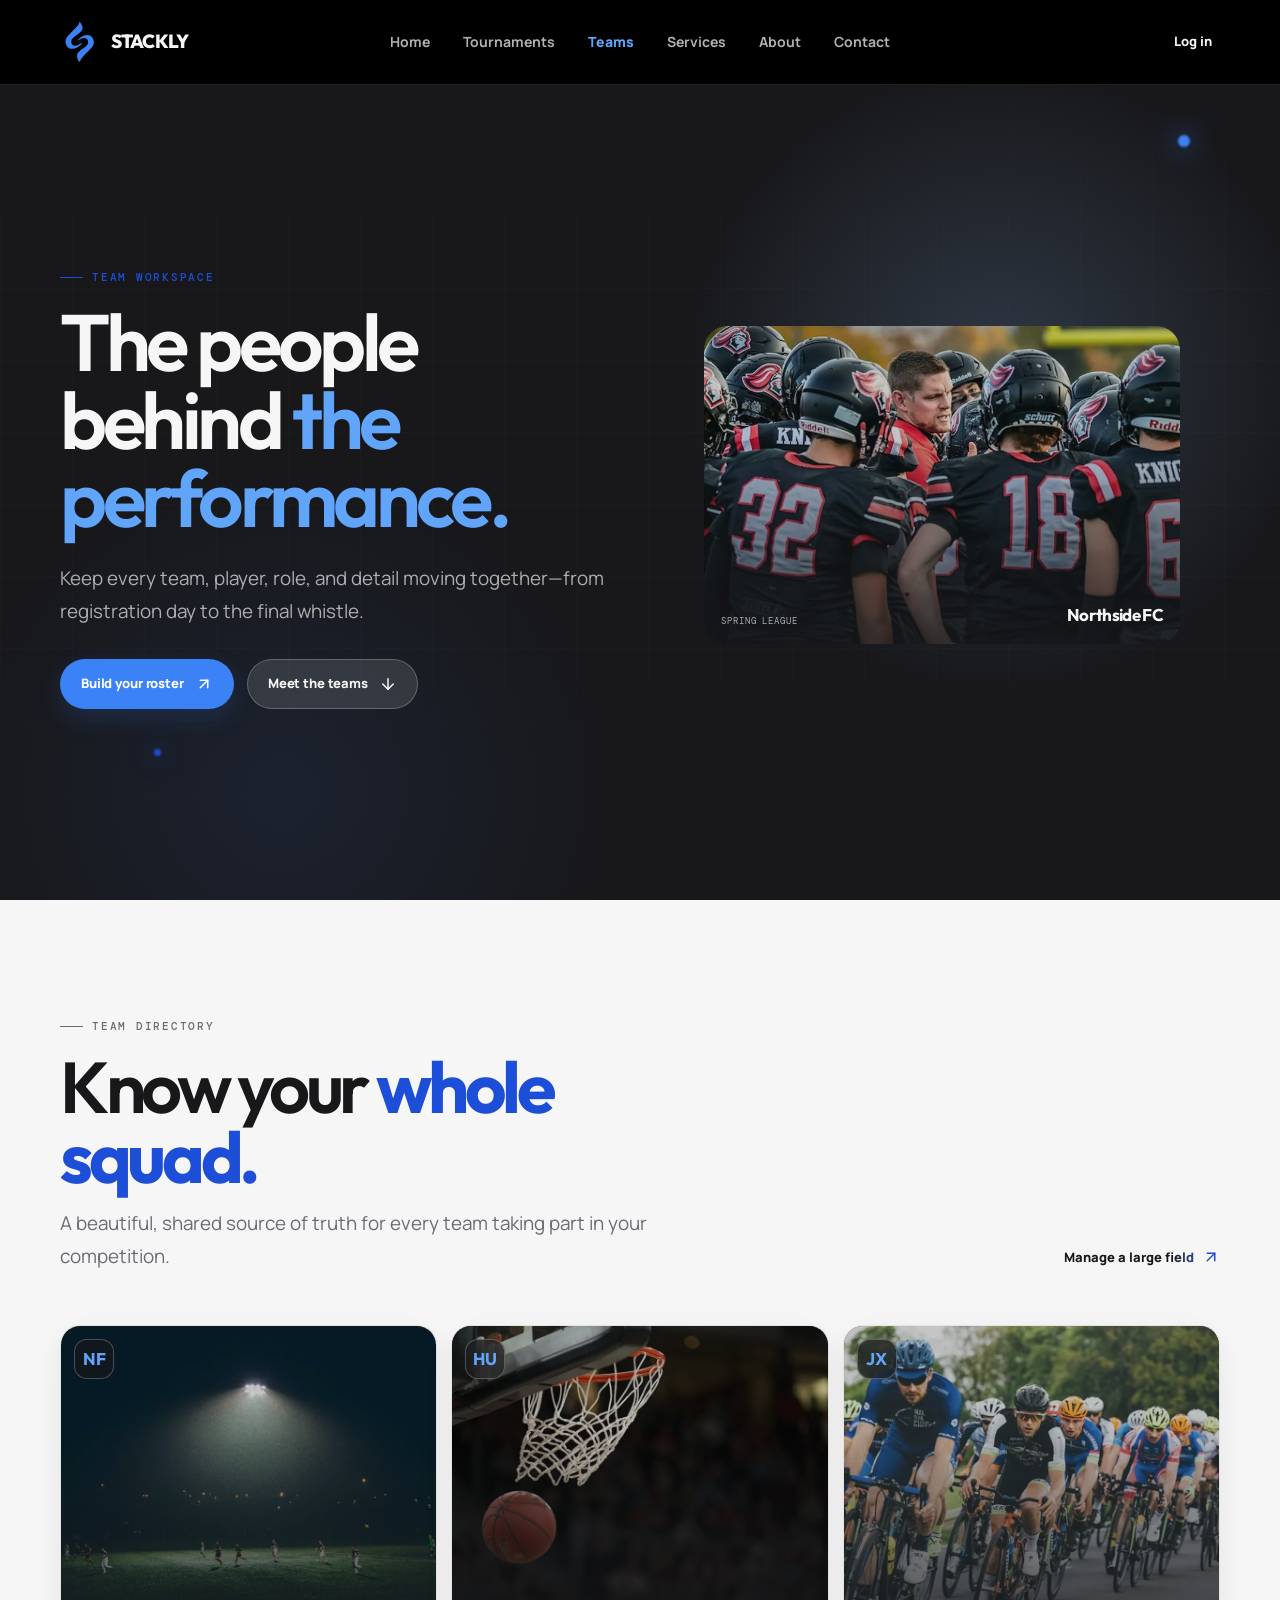
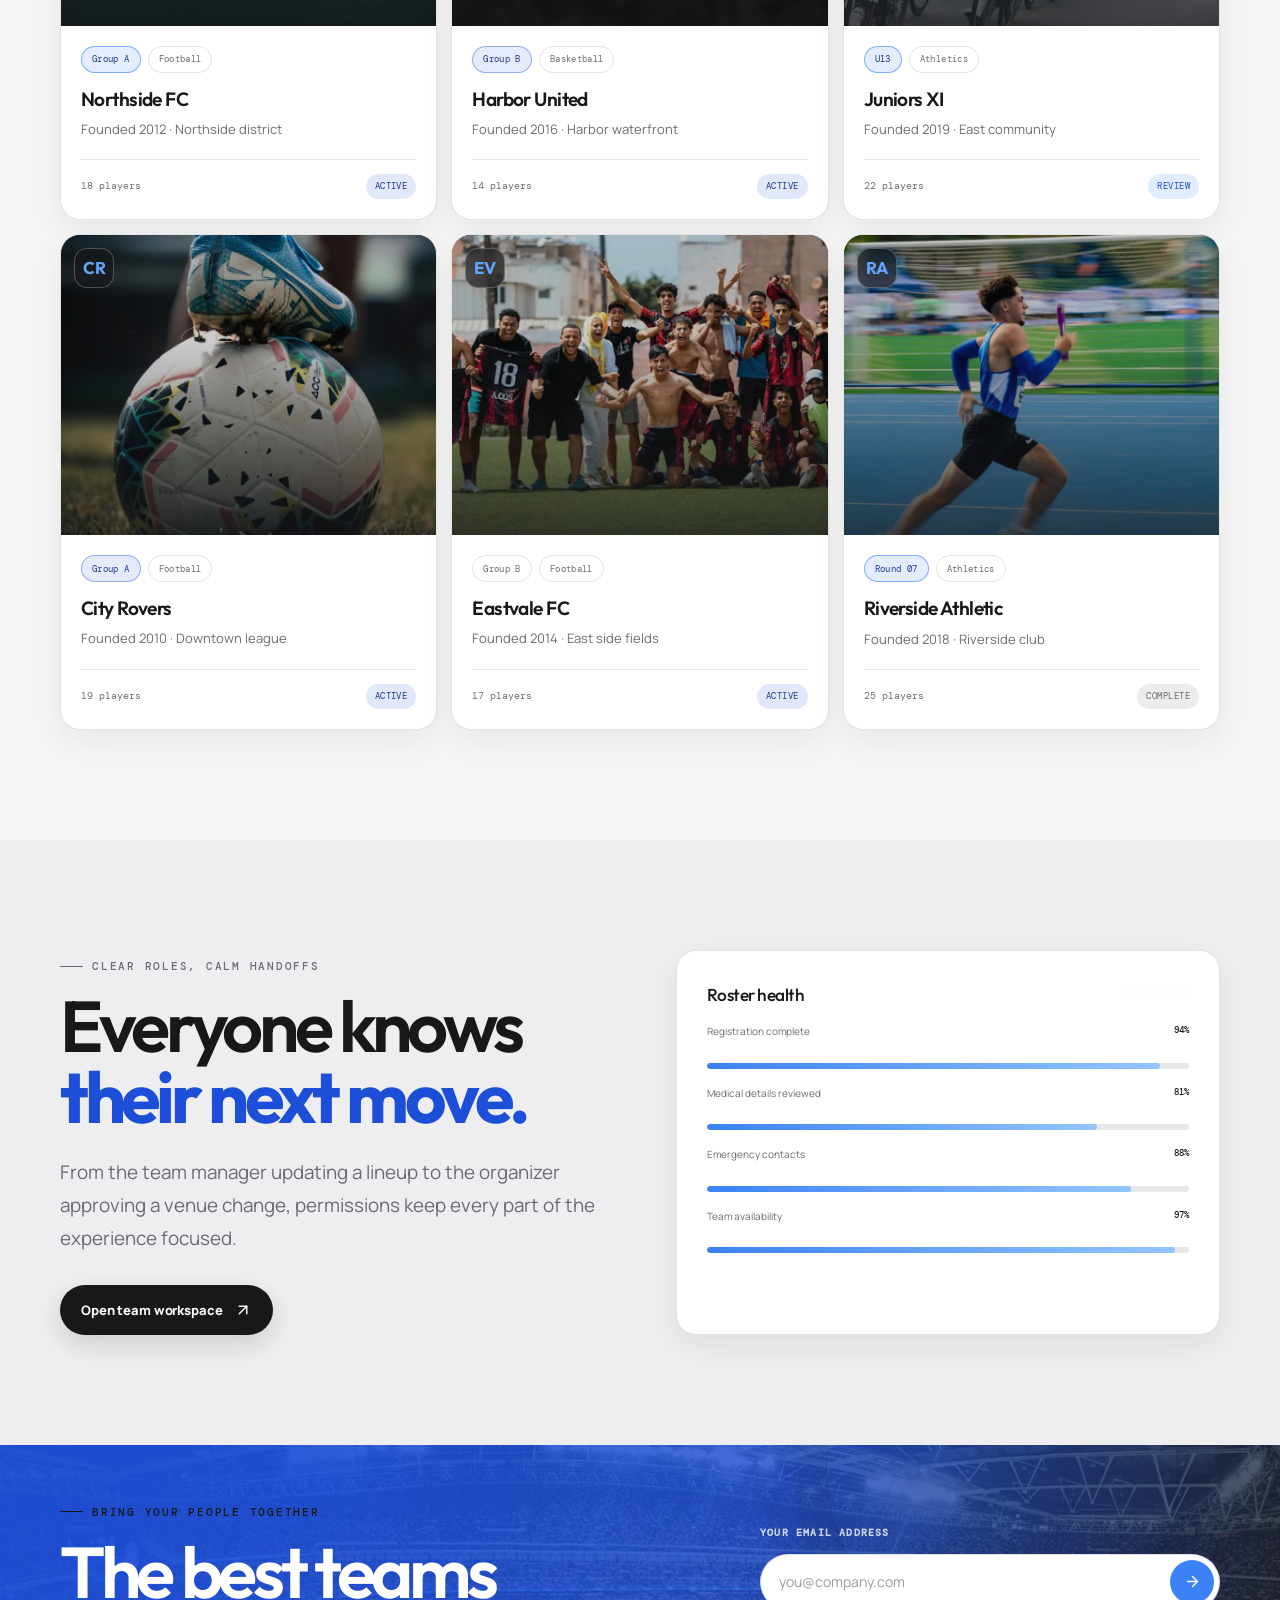
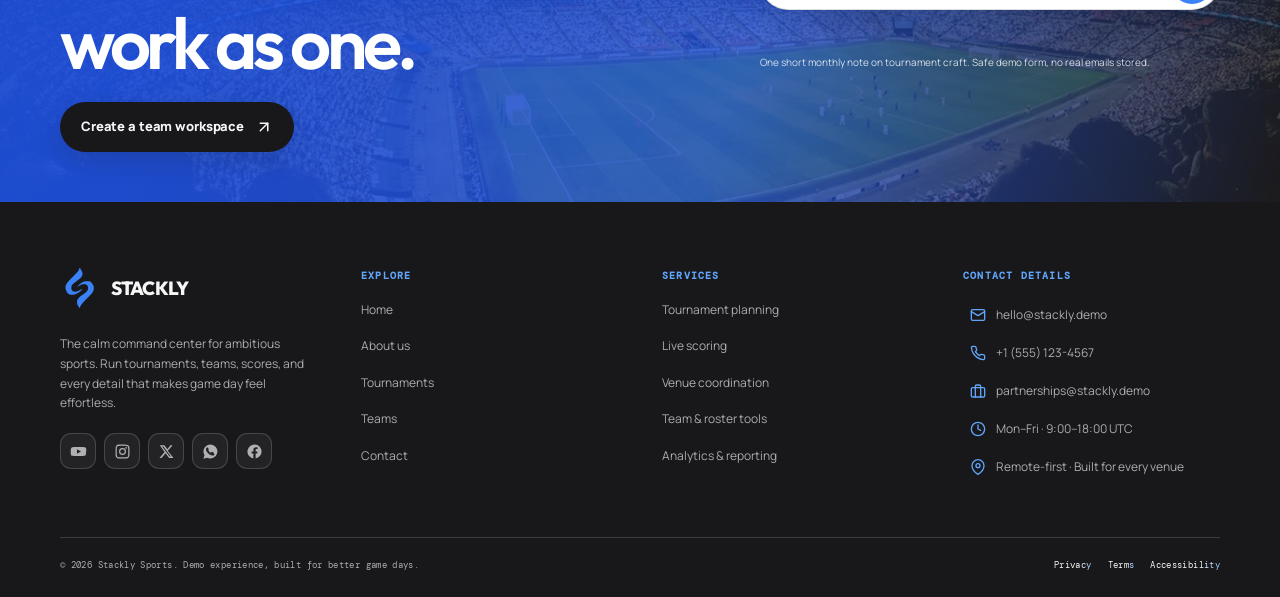
<file: teams.html>
<!DOCTYPE html>
<html lang="en">
<head>
  <meta charset="utf-8">
  <meta name="viewport" content="width=device-width, initial-scale=1">
  <meta name="theme-color" content="#071c22">
  <meta name="description" content="Keep every team, player, roster, and tournament role aligned with Stackly.">
  <title>Teams — Stackly Sports</title>
  <link rel="icon" type="image/webp" href="stackly-logo-icon.webp">
  <link rel="preconnect" href="https://fonts.googleapis.com">
  <link rel="stylesheet" href="stackly-sports/assets/css/site.css">
  <script src="stackly-sports/assets/js/site.js" defer></script>
</head>
<body data-page="teams" data-header="dark">
  <a class="skip-link" href="#main-content">Skip to content</a>
  <div data-site-header></div>
  <main id="main-content">
    <section class="hero hero--page" aria-labelledby="teams-title">
      <div class="hero-bg" aria-hidden="true"><img src="stackly-sports/assets/img/team-coaching.webp" alt="" width="1600" height="900" fetchpriority="high"><img src="stackly-sports/assets/img/match-warmup.webp" alt="" width="1600" height="900" loading="lazy"></div>
      <div class="orb orb--accent"></div><div class="orb orb--accent-strong"></div>
      <div class="container hero-inner">
        <div class="page-hero-copy reveal is-visible"><p class="eyebrow">Team workspace</p><h1 class="h1" id="teams-title">The people behind <em>the performance.</em></h1><p class="lead">Keep every team, player, role, and detail moving together—from registration day to the final whistle.</p><div class="hero-actions"><a class="button button--accent" href="signup.html">Build your roster <span><svg viewBox="0 0 24 24" fill="none" stroke="currentColor" stroke-width="2" stroke-linecap="round" stroke-linejoin="round" width="1em" height="1em" aria-hidden="true" focusable="false"><path d="M7 7h10v10"/><path d="M7 17 17 7"/></svg></span></a><a class="button button--light" href="#roster">Meet the teams <span><svg viewBox="0 0 24 24" fill="none" stroke="currentColor" stroke-width="2" stroke-linecap="round" stroke-linejoin="round" width="1em" height="1em" aria-hidden="true" focusable="false"><path d="M12 5v14"/><path d="m19 12-7 7-7-7"/></svg></span></a></div></div>
        <aside class="page-hero-aside reveal reveal-delay-2"><figure class="page-hero-media"><img src="stackly-sports/assets/img/team-coaching.webp" alt="Coach addressing a squad during a training session" width="900" height="700" fetchpriority="high"><figcaption><span>Spring League</span><strong>Northside FC</strong></figcaption></figure></aside>
      </div>
    </section>

    <section class="section" id="roster" aria-labelledby="roster-title"><div class="container"><div class="section-head reveal"><div class="section-heading"><p class="eyebrow eyebrow--dark">Team directory</p><h2 class="h2" id="roster-title">Know your <span class="marquee-word">whole squad.</span></h2><p class="lead">A beautiful, shared source of truth for every team taking part in your competition.</p></div><a class="text-link" href="contact.html">Manage a large field <span><svg viewBox="0 0 24 24" fill="none" stroke="currentColor" stroke-width="2" stroke-linecap="round" stroke-linejoin="round" width="1em" height="1em" aria-hidden="true" focusable="false"><path d="M7 7h10v10"/><path d="M7 17 17 7"/></svg></span></a></div>
      <div class="card-grid card-grid--three">
        <article class="card team-card reveal"><div class="team-image"><img src="stackly-sports/assets/img/team-northside.webp" alt="Northside football team gathered before a match" width="800" height="640" loading="lazy"><div class="team-badge">NF</div></div><div class="team-card-body"><div class="tag-row"><span class="tag tag--accent">Group A</span><span class="tag">Football</span></div><h3 class="h4 mt-15">Northside FC</h3><p>Founded 2012 · Northside district</p><div class="team-card-foot"><span>18 players</span><span class="status status--live">Active</span></div></div></article>
        <article class="card team-card reveal reveal-delay-1"><div class="team-image"><img src="stackly-sports/assets/img/team-harbor.webp" alt="Basketball team huddle on an indoor court" width="800" height="640" loading="lazy"><div class="team-badge">HU</div></div><div class="team-card-body"><div class="tag-row"><span class="tag tag--accent-strong">Group B</span><span class="tag">Basketball</span></div><h3 class="h4 mt-15">Harbor United</h3><p>Founded 2016 · Harbor waterfront</p><div class="team-card-foot"><span>14 players</span><span class="status status--live">Active</span></div></div></article>
        <article class="card team-card reveal reveal-delay-2"><div class="team-image"><img src="stackly-sports/assets/img/team-juniors.webp" alt="Athletics team training together outdoors" width="800" height="640" loading="lazy"><div class="team-badge">JX</div></div><div class="team-card-body"><div class="tag-row"><span class="tag tag--accent">U13</span><span class="tag">Athletics</span></div><h3 class="h4 mt-15">Juniors XI</h3><p>Founded 2019 · East community</p><div class="team-card-foot"><span>22 players</span><span class="status status--upcoming">Review</span></div></div></article>
        <article class="card team-card reveal"><div class="team-image"><img src="stackly-sports/assets/img/team-city-rovers.webp" alt="Football player training on a green field" width="800" height="640" loading="lazy"><div class="team-badge">CR</div></div><div class="team-card-body"><div class="tag-row"><span class="tag tag--accent-strong">Group A</span><span class="tag">Football</span></div><h3 class="h4 mt-15">City Rovers</h3><p>Founded 2010 · Downtown league</p><div class="team-card-foot"><span>19 players</span><span class="status status--live">Active</span></div></div></article>
        <article class="card team-card reveal reveal-delay-1"><div class="team-image"><img src="stackly-sports/assets/img/team-eastvale.webp" alt="Mixed team celebrating together after a match" width="800" height="640" loading="lazy"><div class="team-badge">EV</div></div><div class="team-card-body"><div class="tag-row"><span class="tag">Group B</span><span class="tag">Football</span></div><h3 class="h4 mt-15">Eastvale FC</h3><p>Founded 2014 · East side fields</p><div class="team-card-foot"><span>17 players</span><span class="status status--live">Active</span></div></div></article>
        <article class="card team-card reveal reveal-delay-2"><div class="team-image"><img src="stackly-sports/assets/img/team-riverside.webp" alt="Athlete training on a running track" width="800" height="640" loading="lazy"><div class="team-badge">RA</div></div><div class="team-card-body"><div class="tag-row"><span class="tag tag--accent">Round 07</span><span class="tag">Athletics</span></div><h3 class="h4 mt-15">Riverside Athletic</h3><p>Founded 2018 · Riverside club</p><div class="team-card-foot"><span>25 players</span><span class="status status--done">Complete</span></div></div></article>
      </div>
    </div></section>

    <section class="section section--warm" aria-labelledby="roles-title"><div class="container split"><div class="reveal"><p class="eyebrow eyebrow--dark">Clear roles, calm handoffs</p><h2 class="h2" id="roles-title">Everyone knows <span class="marquee-word">their next move.</span></h2><p class="lead">From the team manager updating a lineup to the organizer approving a venue change, permissions keep every part of the experience focused.</p><a class="button button--dark mt-30" href="login.html">Open team workspace <span><svg viewBox="0 0 24 24" fill="none" stroke="currentColor" stroke-width="2" stroke-linecap="round" stroke-linejoin="round" width="1em" height="1em" aria-hidden="true" focusable="false"><path d="M7 7h10v10"/><path d="M7 17 17 7"/></svg></span></a></div><div class="card card-pad reveal reveal-delay-1"><div class="dashboard-card-head"><h3>Roster health</h3><span>Spring League</span></div><div class="progress-list"><div class="progress-item-head"><span>Registration complete</span><strong>94%</strong></div><div class="progress-track"><i class="fill-94"></i></div><div class="progress-item-head"><span>Medical details reviewed</span><strong>81%</strong></div><div class="progress-track"><i class="fill-81"></i></div><div class="progress-item-head"><span>Emergency contacts</span><strong>88%</strong></div><div class="progress-track"><i class="fill-88"></i></div><div class="progress-item-head"><span>Team availability</span><strong>97%</strong></div><div class="progress-track"><i class="fill-97"></i></div></div></div></div></section>

    <section class="cta-band cta-band--media" aria-labelledby="teams-cta"><div class="cta-band-bg"><img src="stackly-sports/assets/img/community-crowd.webp" alt="Supporters watching a match together in the stands" width="1400" height="700" loading="lazy"></div><div class="container cta-band-inner cta-band-inner--split"><div class="reveal"><p class="eyebrow eyebrow--ink">Bring your people together</p><h2 class="h2" id="teams-cta">The best teams work as one.</h2><a class="button button--dark" href="signup.html">Create a team workspace <span><svg viewBox="0 0 24 24" fill="none" stroke="currentColor" stroke-width="2" stroke-linecap="round" stroke-linejoin="round" width="1em" height="1em" aria-hidden="true" focusable="false"><path d="M7 7h10v10"/><path d="M7 17 17 7"/></svg></span></a></div>
        <form class="newsletter reveal reveal-delay-1" id="newsletter-form" novalidate>
          <label class="form-label" for="newsletter-email">Your email address</label>
          <div class="newsletter-field"><input class="input" id="newsletter-email" type="email" name="email" placeholder="you@company.com" autocomplete="email" aria-describedby="newsletter-error" data-validate="email" required><button class="newsletter-submit" type="submit" aria-label="Join the list"><svg viewBox="0 0 24 24" fill="none" stroke="currentColor" stroke-width="2" stroke-linecap="round" stroke-linejoin="round" width="1em" height="1em" aria-hidden="true" focusable="false"><path d="M5 12h14"/><path d="m12 5 7 7-7 7"/></svg></button></div>
          <span class="field-error" id="newsletter-error" aria-live="polite"></span>
          <p class="newsletter-note">One short monthly note on tournament craft. Safe demo form, no real emails stored.</p>
        </form></div></section>
  </main>
  <div data-site-footer></div>
</body>
</html>
</file>
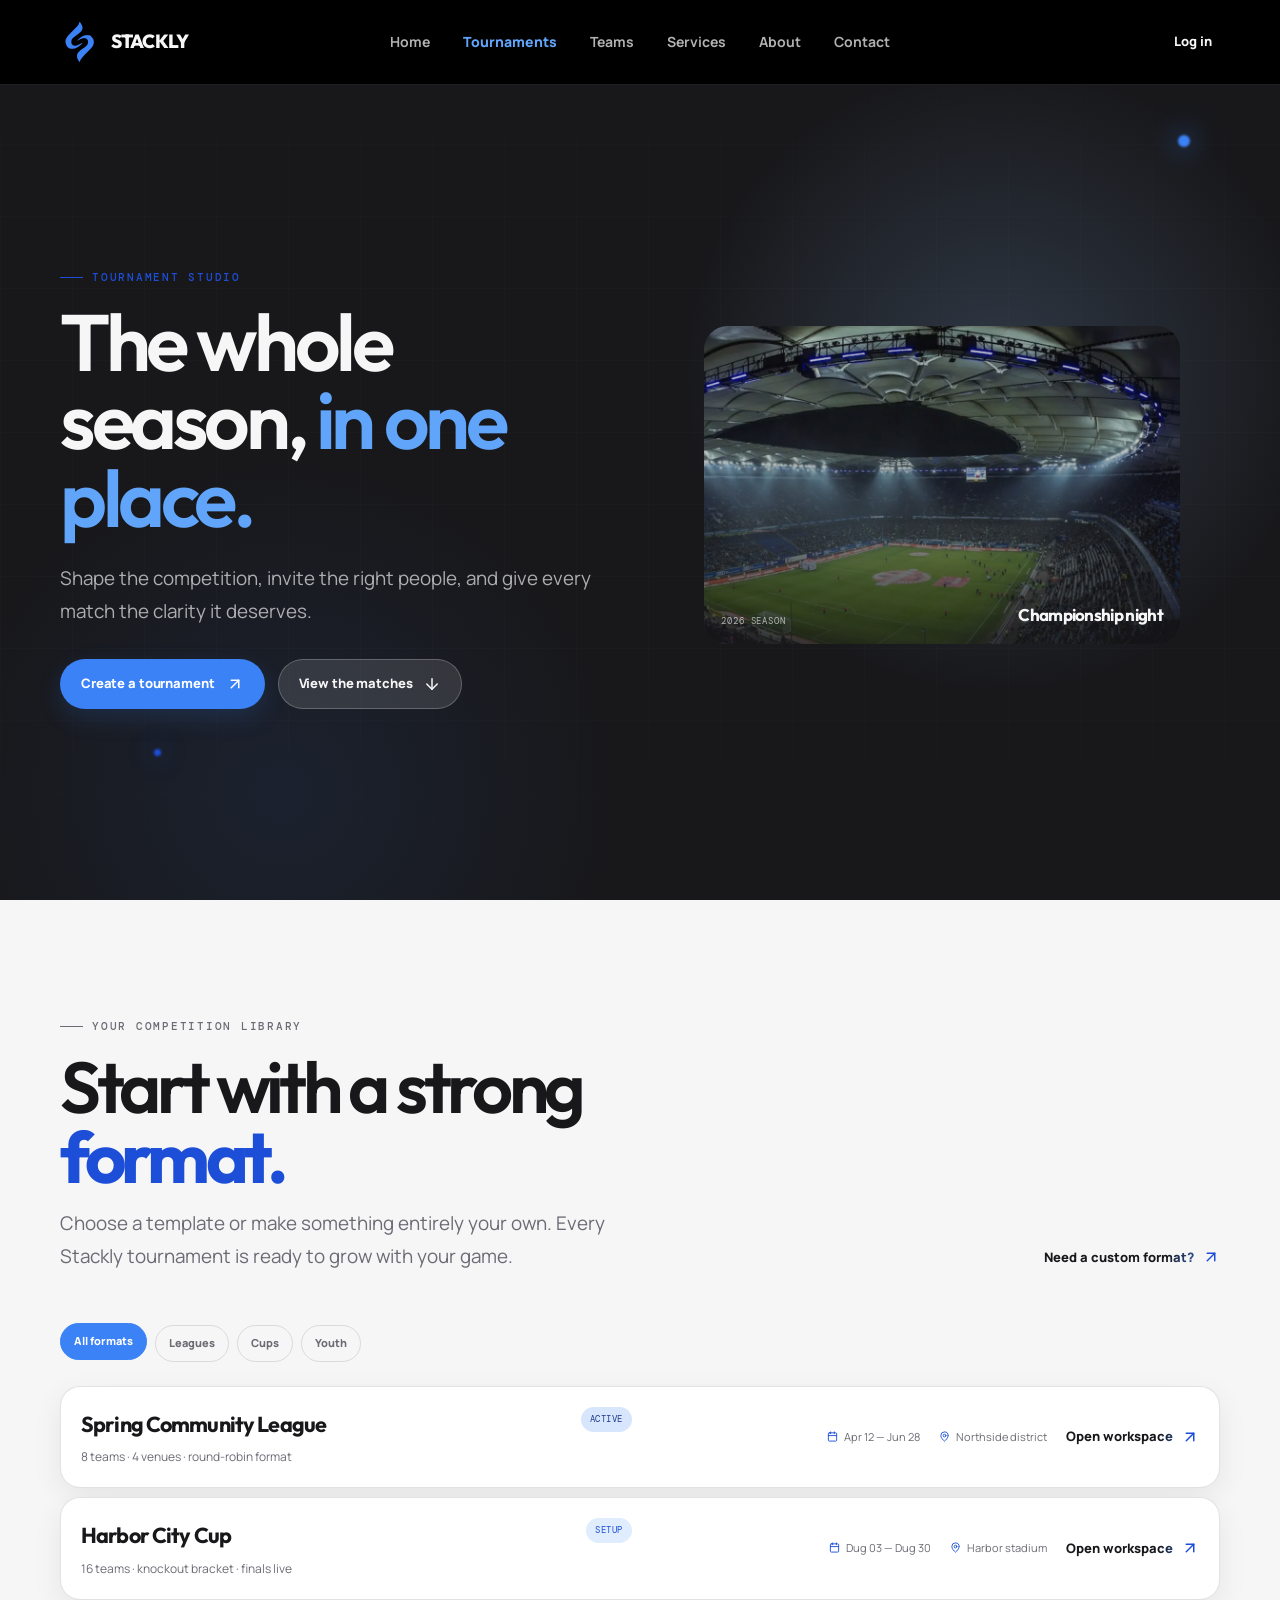
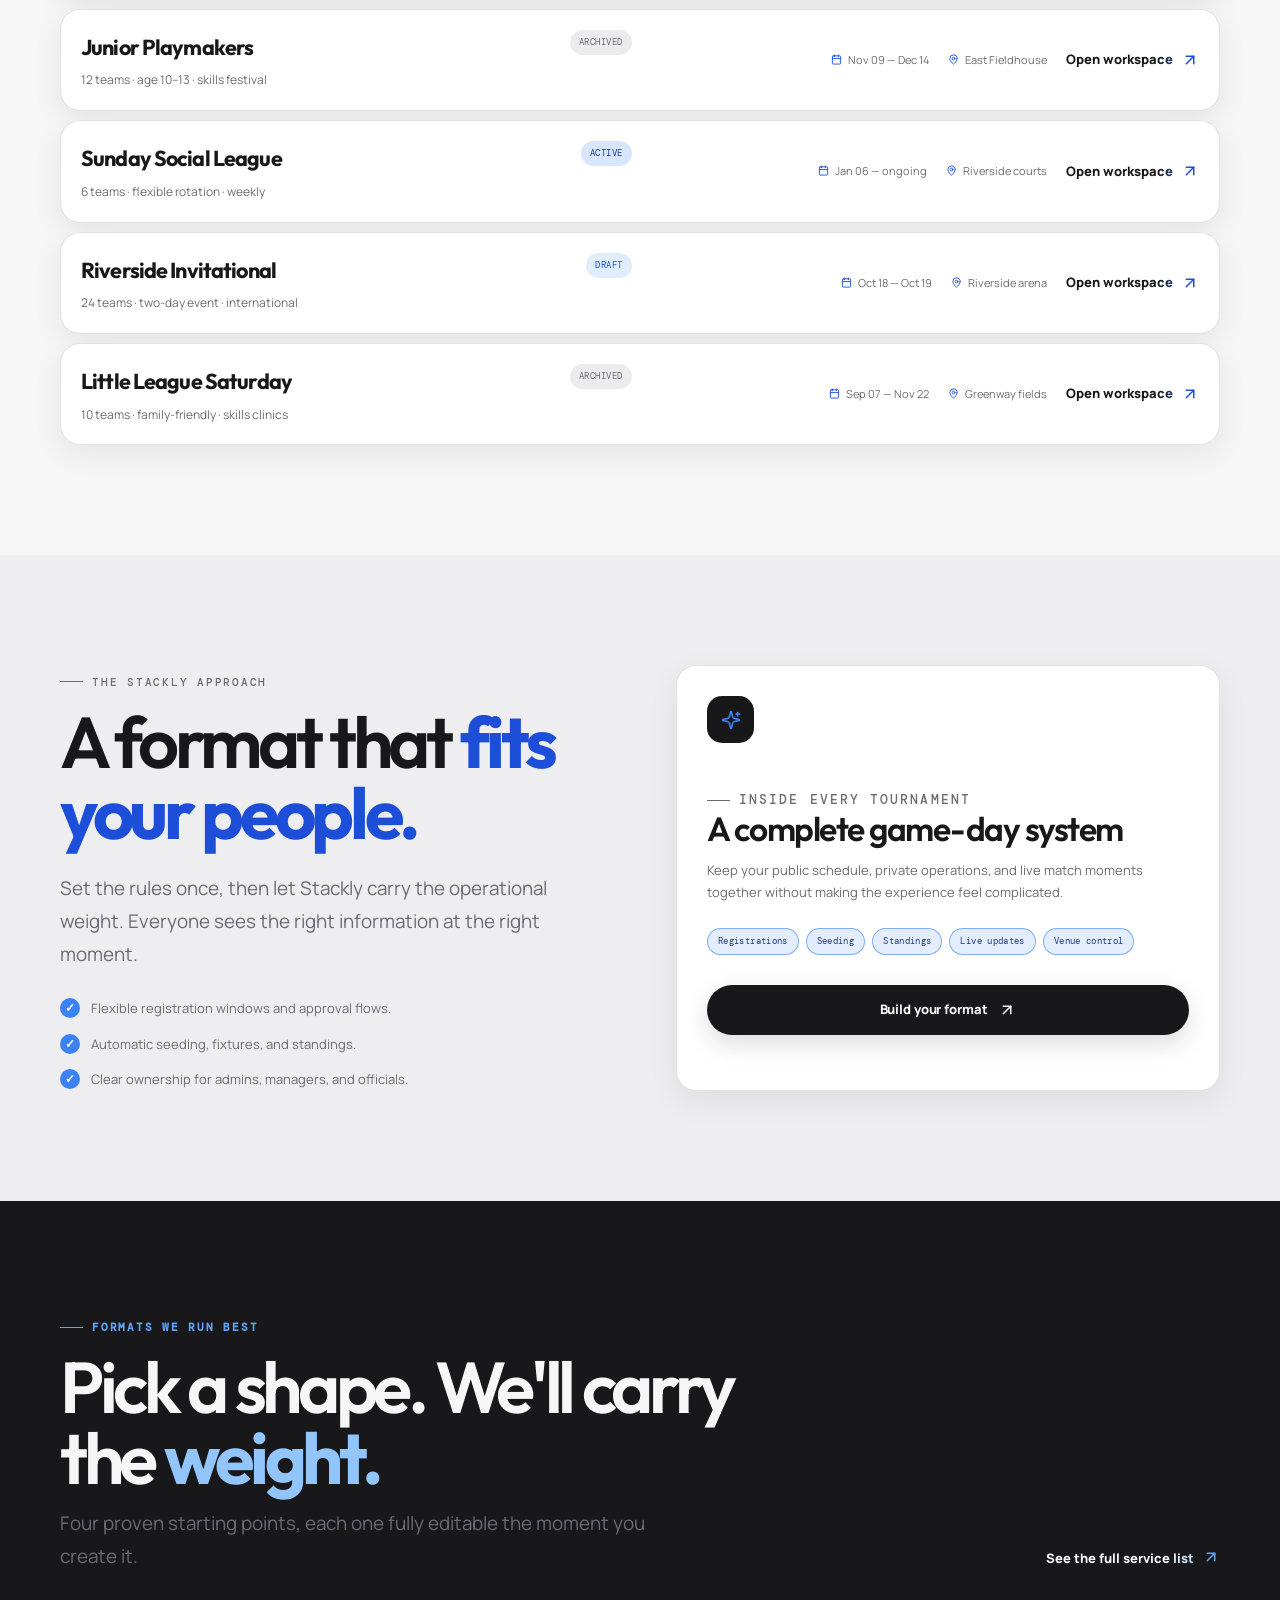
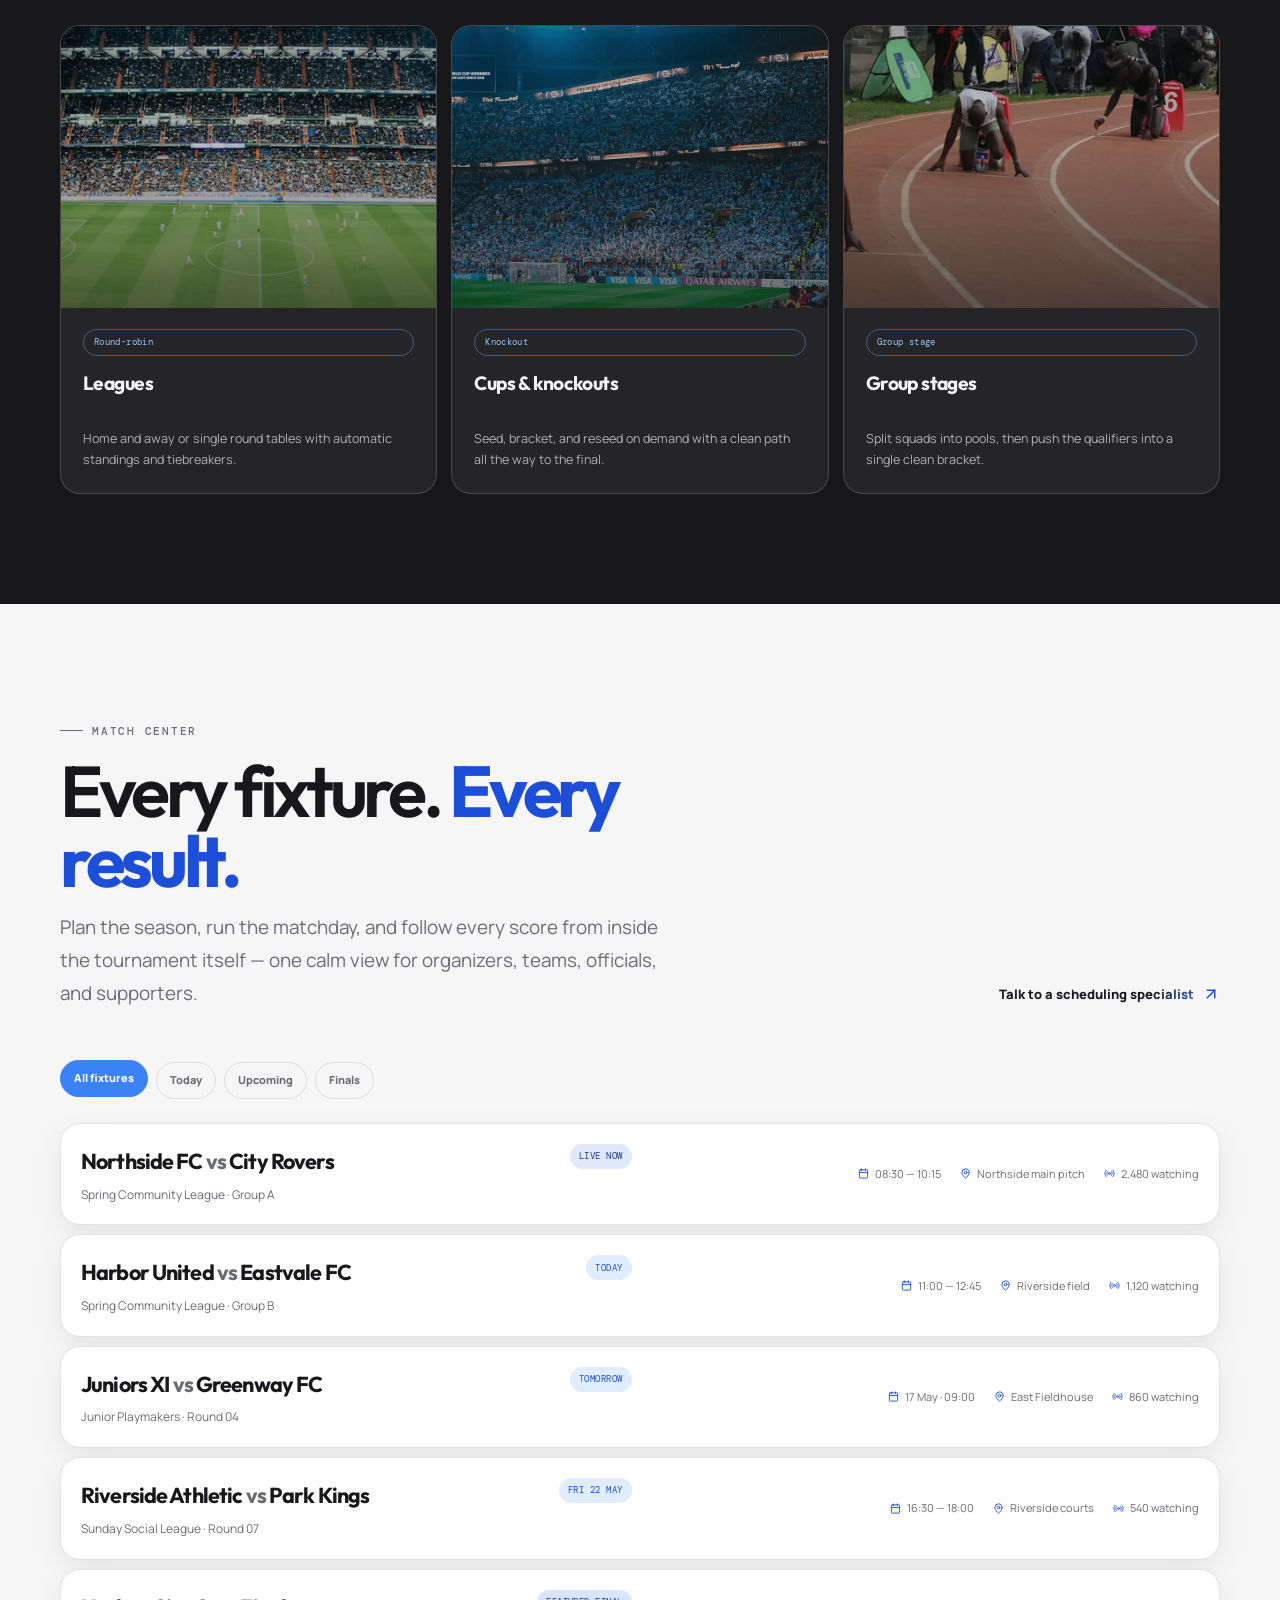
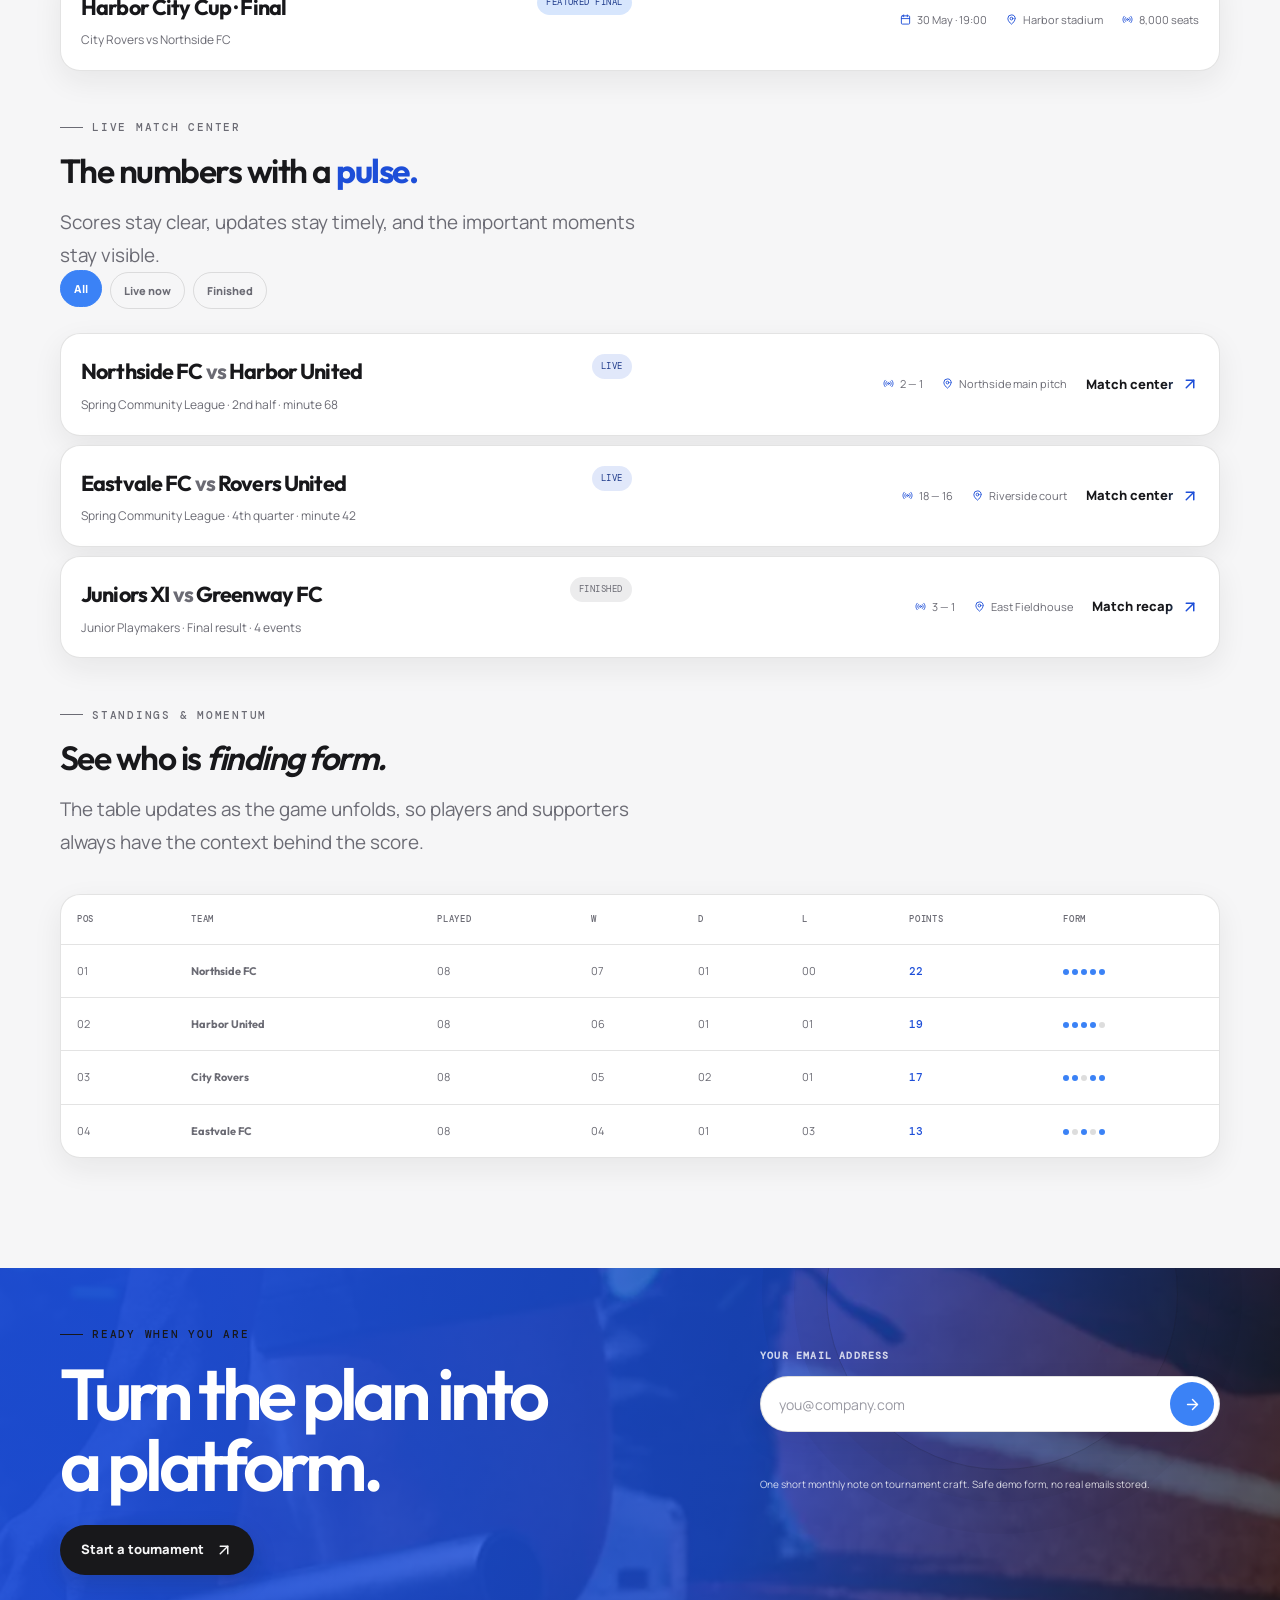
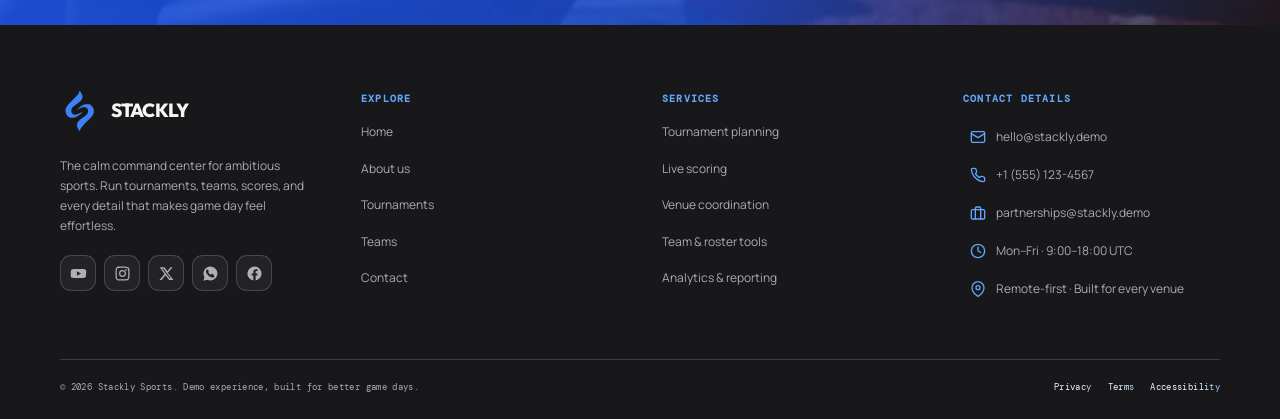
<file: tournaments.html>
<!DOCTYPE html>
<html lang="en">
<head>
  <meta charset="utf-8">
  <meta name="viewport" content="width=device-width, initial-scale=1">
  <meta name="theme-color" content="#071c22">
  <meta name="description" content="Explore Stackly tournament planning for leagues, cups, and unforgettable game days.">
  <title>Tournaments — Stackly Sports</title>
  <link rel="icon" type="image/webp" href="stackly-logo-icon.webp">
  <link rel="preconnect" href="https://fonts.googleapis.com">
  <link rel="stylesheet" href="stackly-sports/assets/css/site.css">
  <script src="stackly-sports/assets/js/site.js" defer></script>
</head>
<body data-page="tournaments" data-header="dark">
  <a class="skip-link" href="#main-content">Skip to content</a>
  <div data-site-header></div>
  <main id="main-content">
    <section class="hero hero--page" aria-labelledby="tournaments-title">
      <div class="hero-bg" aria-hidden="true"><img src="stackly-sports/assets/img/tournament-aerial.webp" alt="" width="1600" height="900" fetchpriority="high"><img src="stackly-sports/assets/img/tournament-stadium.webp" alt="" width="1600" height="900" loading="lazy"></div>
      <div class="orb orb--accent"></div><div class="orb orb--accent-strong"></div>
      <div class="container hero-inner">
        <div class="page-hero-copy reveal is-visible"><p class="eyebrow">Tournament studio</p><h1 class="h1" id="tournaments-title">The whole season, <em>in one place.</em></h1><p class="lead">Shape the competition, invite the right people, and give every match the clarity it deserves.</p><div class="hero-actions"><a class="button button--accent" href="signup.html">Create a tournament <span><svg viewBox="0 0 24 24" fill="none" stroke="currentColor" stroke-width="2" stroke-linecap="round" stroke-linejoin="round" width="1em" height="1em" aria-hidden="true" focusable="false"><path d="M7 7h10v10"/><path d="M7 17 17 7"/></svg></span></a><a class="button button--light" href="#matches">View the matches <span><svg viewBox="0 0 24 24" fill="none" stroke="currentColor" stroke-width="2" stroke-linecap="round" stroke-linejoin="round" width="1em" height="1em" aria-hidden="true" focusable="false"><path d="M12 5v14"/><path d="m19 12-7 7-7-7"/></svg></span></a></div></div>
        <aside class="page-hero-aside reveal reveal-delay-2"><figure class="page-hero-media"><img src="stackly-sports/assets/img/tournament-aerial.webp" alt="Aerial view of a floodlit football stadium hosting a tournament final" width="900" height="700" fetchpriority="high"><figcaption><span>2026 season</span><strong>Championship night</strong></figcaption></figure></aside>
      </div>
    </section>

    <section class="section" aria-labelledby="tournament-library-title"><div class="container"><div class="section-head reveal"><div class="section-heading"><p class="eyebrow eyebrow--dark">Your competition library</p><h2 class="h2" id="tournament-library-title">Start with a strong <span class="marquee-word">format.</span></h2><p class="lead">Choose a template or make something entirely your own. Every Stackly tournament is ready to grow with your game.</p></div><a class="text-link" href="contact.html">Need a custom format? <span><svg viewBox="0 0 24 24" fill="none" stroke="currentColor" stroke-width="2" stroke-linecap="round" stroke-linejoin="round" width="1em" height="1em" aria-hidden="true" focusable="false"><path d="M7 7h10v10"/><path d="M7 17 17 7"/></svg></span></a></div>
      <div class="filter-row reveal" role="group" aria-label="Tournament filters"><button class="filter-button is-active" type="button" data-filter-button="tournaments">All formats</button><button class="filter-button" type="button" data-filter-button="tournaments" data-filter-value="league">Leagues</button><button class="filter-button" type="button" data-filter-button="tournaments" data-filter-value="cup">Cups</button><button class="filter-button" type="button" data-filter-button="tournaments" data-filter-value="youth">Youth</button></div>
      <div class="data-list" data-filter-target="tournaments">
        <article class="data-row reveal" data-category="league"><div class="data-row-top"><div><h3>Spring Community League</h3><p>8 teams · 4 venues · round-robin format</p></div><span class="status">Active</span></div><div class="data-row-meta"><span><i><svg viewBox="0 0 24 24" fill="none" stroke="currentColor" stroke-width="2" stroke-linecap="round" stroke-linejoin="round" width="1em" height="1em" aria-hidden="true" focusable="false"><path d="M8 2v4"/><path d="M16 2v4"/><rect width="18" height="18" x="3" y="4" rx="2"/><path d="M3 10h18"/></svg></i> Apr 12 — Jun 28</span><span><i><svg viewBox="0 0 24 24" fill="none" stroke="currentColor" stroke-width="2" stroke-linecap="round" stroke-linejoin="round" width="1em" height="1em" aria-hidden="true" focusable="false"><path d="M20 10c0 4.993-5.539 10.193-7.399 11.799a1 1 0 0 1-1.202 0C9.539 20.193 4 14.993 4 10a8 8 0 0 1 16 0"/><circle cx="12" cy="10" r="3"/></svg></i> Northside district</span><a class="text-link" href="404.html">Open workspace <span><svg viewBox="0 0 24 24" fill="none" stroke="currentColor" stroke-width="2" stroke-linecap="round" stroke-linejoin="round" width="1em" height="1em" aria-hidden="true" focusable="false"><path d="M7 7h10v10"/><path d="M7 17 17 7"/></svg></span></a></div></article>
        <article class="data-row reveal reveal-delay-1" data-category="cup"><div class="data-row-top"><div><h3>Harbor City Cup</h3><p>16 teams · knockout bracket · finals live</p></div><span class="status status--upcoming">Setup</span></div><div class="data-row-meta"><span><i><svg viewBox="0 0 24 24" fill="none" stroke="currentColor" stroke-width="2" stroke-linecap="round" stroke-linejoin="round" width="1em" height="1em" aria-hidden="true" focusable="false"><path d="M8 2v4"/><path d="M16 2v4"/><rect width="18" height="18" x="3" y="4" rx="2"/><path d="M3 10h18"/></svg></i> Dug 03 — Dug 30</span><span><i><svg viewBox="0 0 24 24" fill="none" stroke="currentColor" stroke-width="2" stroke-linecap="round" stroke-linejoin="round" width="1em" height="1em" aria-hidden="true" focusable="false"><path d="M20 10c0 4.993-5.539 10.193-7.399 11.799a1 1 0 0 1-1.202 0C9.539 20.193 4 14.993 4 10a8 8 0 0 1 16 0"/><circle cx="12" cy="10" r="3"/></svg></i> Harbor stadium</span><a class="text-link" href="404.html">Open workspace <span><svg viewBox="0 0 24 24" fill="none" stroke="currentColor" stroke-width="2" stroke-linecap="round" stroke-linejoin="round" width="1em" height="1em" aria-hidden="true" focusable="false"><path d="M7 7h10v10"/><path d="M7 17 17 7"/></svg></span></a></div></article>
        <article class="data-row reveal reveal-delay-2" data-category="youth"><div class="data-row-top"><div><h3>Junior Playmakers</h3><p>12 teams · age 10–13 · skills festival</p></div><span class="status status--done">Archived</span></div><div class="data-row-meta"><span><i><svg viewBox="0 0 24 24" fill="none" stroke="currentColor" stroke-width="2" stroke-linecap="round" stroke-linejoin="round" width="1em" height="1em" aria-hidden="true" focusable="false"><path d="M8 2v4"/><path d="M16 2v4"/><rect width="18" height="18" x="3" y="4" rx="2"/><path d="M3 10h18"/></svg></i> Nov 09 — Dec 14</span><span><i><svg viewBox="0 0 24 24" fill="none" stroke="currentColor" stroke-width="2" stroke-linecap="round" stroke-linejoin="round" width="1em" height="1em" aria-hidden="true" focusable="false"><path d="M20 10c0 4.993-5.539 10.193-7.399 11.799a1 1 0 0 1-1.202 0C9.539 20.193 4 14.993 4 10a8 8 0 0 1 16 0"/><circle cx="12" cy="10" r="3"/></svg></i> East Fieldhouse</span><a class="text-link" href="404.html">Open workspace <span><svg viewBox="0 0 24 24" fill="none" stroke="currentColor" stroke-width="2" stroke-linecap="round" stroke-linejoin="round" width="1em" height="1em" aria-hidden="true" focusable="false"><path d="M7 7h10v10"/><path d="M7 17 17 7"/></svg></span></a></div></article>
        <article class="data-row reveal" data-category="league"><div class="data-row-top"><div><h3>Sunday Social League</h3><p>6 teams · flexible rotation · weekly</p></div><span class="status">Active</span></div><div class="data-row-meta"><span><i><svg viewBox="0 0 24 24" fill="none" stroke="currentColor" stroke-width="2" stroke-linecap="round" stroke-linejoin="round" width="1em" height="1em" aria-hidden="true" focusable="false"><path d="M8 2v4"/><path d="M16 2v4"/><rect width="18" height="18" x="3" y="4" rx="2"/><path d="M3 10h18"/></svg></i> Jan 06 — ongoing</span><span><i><svg viewBox="0 0 24 24" fill="none" stroke="currentColor" stroke-width="2" stroke-linecap="round" stroke-linejoin="round" width="1em" height="1em" aria-hidden="true" focusable="false"><path d="M20 10c0 4.993-5.539 10.193-7.399 11.799a1 1 0 0 1-1.202 0C9.539 20.193 4 14.993 4 10a8 8 0 0 1 16 0"/><circle cx="12" cy="10" r="3"/></svg></i> Riverside courts</span><a class="text-link" href="404.html">Open workspace <span><svg viewBox="0 0 24 24" fill="none" stroke="currentColor" stroke-width="2" stroke-linecap="round" stroke-linejoin="round" width="1em" height="1em" aria-hidden="true" focusable="false"><path d="M7 7h10v10"/><path d="M7 17 17 7"/></svg></span></a></div></article>
        <article class="data-row reveal reveal-delay-1" data-category="cup"><div class="data-row-top"><div><h3>Riverside Invitational</h3><p>24 teams · two-day event · international</p></div><span class="status status--upcoming">Draft</span></div><div class="data-row-meta"><span><i><svg viewBox="0 0 24 24" fill="none" stroke="currentColor" stroke-width="2" stroke-linecap="round" stroke-linejoin="round" width="1em" height="1em" aria-hidden="true" focusable="false"><path d="M8 2v4"/><path d="M16 2v4"/><rect width="18" height="18" x="3" y="4" rx="2"/><path d="M3 10h18"/></svg></i> Oct 18 — Oct 19</span><span><i><svg viewBox="0 0 24 24" fill="none" stroke="currentColor" stroke-width="2" stroke-linecap="round" stroke-linejoin="round" width="1em" height="1em" aria-hidden="true" focusable="false"><path d="M20 10c0 4.993-5.539 10.193-7.399 11.799a1 1 0 0 1-1.202 0C9.539 20.193 4 14.993 4 10a8 8 0 0 1 16 0"/><circle cx="12" cy="10" r="3"/></svg></i> Riverside arena</span><a class="text-link" href="404.html">Open workspace <span><svg viewBox="0 0 24 24" fill="none" stroke="currentColor" stroke-width="2" stroke-linecap="round" stroke-linejoin="round" width="1em" height="1em" aria-hidden="true" focusable="false"><path d="M7 7h10v10"/><path d="M7 17 17 7"/></svg></span></a></div></article>
        <article class="data-row reveal reveal-delay-2" data-category="youth"><div class="data-row-top"><div><h3>Little League Saturday</h3><p>10 teams · family-friendly · skills clinics</p></div><span class="status status--done">Archived</span></div><div class="data-row-meta"><span><i><svg viewBox="0 0 24 24" fill="none" stroke="currentColor" stroke-width="2" stroke-linecap="round" stroke-linejoin="round" width="1em" height="1em" aria-hidden="true" focusable="false"><path d="M8 2v4"/><path d="M16 2v4"/><rect width="18" height="18" x="3" y="4" rx="2"/><path d="M3 10h18"/></svg></i> Sep 07 — Nov 22</span><span><i><svg viewBox="0 0 24 24" fill="none" stroke="currentColor" stroke-width="2" stroke-linecap="round" stroke-linejoin="round" width="1em" height="1em" aria-hidden="true" focusable="false"><path d="M20 10c0 4.993-5.539 10.193-7.399 11.799a1 1 0 0 1-1.202 0C9.539 20.193 4 14.993 4 10a8 8 0 0 1 16 0"/><circle cx="12" cy="10" r="3"/></svg></i> Greenway fields</span><a class="text-link" href="404.html">Open workspace <span><svg viewBox="0 0 24 24" fill="none" stroke="currentColor" stroke-width="2" stroke-linecap="round" stroke-linejoin="round" width="1em" height="1em" aria-hidden="true" focusable="false"><path d="M7 7h10v10"/><path d="M7 17 17 7"/></svg></span></a></div></article>
        <div class="empty-state" data-filter-empty>No tournaments match that format yet.</div>
      </div>
    </div></section>

    <section class="section section--warm" aria-labelledby="format-title"><div class="container split"><div class="reveal"><p class="eyebrow eyebrow--dark">The Stackly approach</p><h2 class="h2" id="format-title">A format that <span class="marquee-word">fits your people.</span></h2><p class="lead">Set the rules once, then let Stackly carry the operational weight. Everyone sees the right information at the right moment.</p><ul class="check-list"><li>Flexible registration windows and approval flows.</li><li>Automatic seeding, fixtures, and standings.</li><li>Clear ownership for admins, managers, and officials.</li></ul></div><div class="card card-pad reveal reveal-delay-1"><div class="card-icon"><svg viewBox="0 0 24 24" fill="none" stroke="currentColor" stroke-width="2" stroke-linecap="round" stroke-linejoin="round" width="1em" height="1em" aria-hidden="true" focusable="false"><path d="M9.937 15.5A2 2 0 0 0 8.5 14.063l-6.135-1.582a.5.5 0 0 1 0-.962L8.5 9.936A2 2 0 0 0 9.937 8.5l1.582-6.135a.5.5 0 0 1 .963 0L14.063 8.5A2 2 0 0 0 15.5 9.937l6.135 1.581a.5.5 0 0 1 0 .964L15.5 14.063a2 2 0 0 0-1.437 1.437l-1.582 6.135a.5.5 0 0 1-.963 0z"/><path d="M20 3v4"/><path d="M22 5h-4"/></svg></div><p class="eyebrow eyebrow--dark">Inside every tournament</p><h3 class="h3">A complete game-day system</h3><p class="mt-15">Keep your public schedule, private operations, and live match moments together without making the experience feel complicated.</p><div class="tag-row mt-25"><span class="tag tag--accent">Registrations</span><span class="tag tag--accent">Seeding</span><span class="tag tag--accent">Standings</span><span class="tag tag--accent">Live updates</span><span class="tag tag--accent">Venue control</span></div><a class="button button--dark mt-30" href="signup.html">Build your format <span><svg viewBox="0 0 24 24" fill="none" stroke="currentColor" stroke-width="2" stroke-linecap="round" stroke-linejoin="round" width="1em" height="1em" aria-hidden="true" focusable="false"><path d="M7 7h10v10"/><path d="M7 17 17 7"/></svg></span></a></div></div></section>

    <section class="section section--dark" aria-labelledby="format-types-title"><div class="container"><div class="section-head reveal"><div class="section-heading"><p class="eyebrow eyebrow--accent">Formats we run best</p><h2 class="h2" id="format-types-title">Pick a shape. We'll carry the <span class="text-accent">weight.</span></h2><p class="lead">Four proven starting points, each one fully editable the moment you create it.</p></div><a class="text-link text-link--light" href="services.html">See the full service list <span><svg viewBox="0 0 24 24" fill="none" stroke="currentColor" stroke-width="2" stroke-linecap="round" stroke-linejoin="round" width="1em" height="1em" aria-hidden="true" focusable="false"><path d="M7 7h10v10"/><path d="M7 17 17 7"/></svg></span></a></div>
      <div class="media-card-grid">
        <article class="card media-card reveal"><div class="card-media"><img src="stackly-sports/assets/img/match-field.webp" alt="League fixture ready on a well-kept grass pitch" width="850" height="640" loading="lazy"></div><div class="media-card-body"><span class="tag tag--accent">Round-robin</span><h3>Leagues</h3><p>Home and away or single round tables with automatic standings and tiebreakers.</p></div></article>
        <article class="card media-card reveal reveal-delay-1"><div class="card-media"><img src="stackly-sports/assets/img/tournament-stadium.webp" alt="Trophy presented to the winning side of a cup final" width="850" height="640" loading="lazy"></div><div class="media-card-body"><span class="tag tag--accent">Knockout</span><h3>Cups &amp; knockouts</h3><p>Seed, bracket, and reseed on demand with a clean path all the way to the final.</p></div></article>
        <article class="card media-card reveal reveal-delay-2"><div class="card-media"><img src="stackly-sports/assets/img/match-start-blocks.webp" alt="Athletes set in the starting blocks ahead of a group race" width="850" height="640" loading="lazy"></div><div class="media-card-body"><span class="tag tag--accent">Group stage</span><h3>Group stages</h3><p>Split squads into pools, then push the qualifiers into a single clean bracket.</p></div></article>
      </div>
    </div></section>

    <section class="section" id="matches" aria-labelledby="matches-title"><div class="container"><div class="section-head reveal"><div class="section-heading"><p class="eyebrow eyebrow--dark">Match center</p><h2 class="h2" id="matches-title">Every fixture. <span class="marquee-word">Every result.</span></h2><p class="lead">Plan the season, run the matchday, and follow every score from inside the tournament itself — one calm view for organizers, teams, officials, and supporters.</p></div><a class="text-link" href="contact.html">Talk to a scheduling specialist <span><svg viewBox="0 0 24 24" fill="none" stroke="currentColor" stroke-width="2" stroke-linecap="round" stroke-linejoin="round" width="1em" height="1em" aria-hidden="true" focusable="false"><path d="M7 7h10v10"/><path d="M7 17 17 7"/></svg></span></a></div>
      <div class="filter-row reveal" role="group" aria-label="Fixture filters"><button class="filter-button is-active" type="button" data-filter-button="fixtures" data-filter-value="all">All fixtures</button><button class="filter-button" type="button" data-filter-button="fixtures" data-filter-value="today">Today</button><button class="filter-button" type="button" data-filter-button="fixtures" data-filter-value="upcoming">Upcoming</button><button class="filter-button" type="button" data-filter-button="fixtures" data-filter-value="final">Finals</button></div>
      <div class="data-list" data-filter-target="fixtures">
        <article class="data-row reveal" data-category="today"><div class="data-row-top"><div><h3>Northside FC <span class="muted">vs</span> City Rovers</h3><p>Spring Community League · Group A</p></div><span class="status status--live">Live now</span></div><div class="data-row-meta"><span><i><svg viewBox="0 0 24 24" fill="none" stroke="currentColor" stroke-width="2" stroke-linecap="round" stroke-linejoin="round" width="1em" height="1em" aria-hidden="true" focusable="false"><path d="M8 2v4"/><path d="M16 2v4"/><rect width="18" height="18" x="3" y="4" rx="2"/><path d="M3 10h18"/></svg></i> 08:30 — 10:15</span><span><i><svg viewBox="0 0 24 24" fill="none" stroke="currentColor" stroke-width="2" stroke-linecap="round" stroke-linejoin="round" width="1em" height="1em" aria-hidden="true" focusable="false"><path d="M20 10c0 4.993-5.539 10.193-7.399 11.799a1 1 0 0 1-1.202 0C9.539 20.193 4 14.993 4 10a8 8 0 0 1 16 0"/><circle cx="12" cy="10" r="3"/></svg></i> Northside main pitch</span><span><i><svg viewBox="0 0 24 24" fill="none" stroke="currentColor" stroke-width="2" stroke-linecap="round" stroke-linejoin="round" width="1em" height="1em" aria-hidden="true" focusable="false"><path d="M4.9 19.1C1 15.2 1 8.8 4.9 4.9"/><path d="M7.8 16.2c-2.3-2.3-2.3-6.1 0-8.5"/><circle cx="12" cy="12" r="2"/><path d="M16.2 7.8c2.3 2.3 2.3 6.1 0 8.5"/><path d="M19.1 4.9C23 8.8 23 15.2 19.1 19.1"/></svg></i> 2,480 watching</span></div></article>
        <article class="data-row reveal reveal-delay-1" data-category="today"><div class="data-row-top"><div><h3>Harbor United <span class="muted">vs</span> Eastvale FC</h3><p>Spring Community League · Group B</p></div><span class="status status--upcoming">Today</span></div><div class="data-row-meta"><span><i><svg viewBox="0 0 24 24" fill="none" stroke="currentColor" stroke-width="2" stroke-linecap="round" stroke-linejoin="round" width="1em" height="1em" aria-hidden="true" focusable="false"><path d="M8 2v4"/><path d="M16 2v4"/><rect width="18" height="18" x="3" y="4" rx="2"/><path d="M3 10h18"/></svg></i> 11:00 — 12:45</span><span><i><svg viewBox="0 0 24 24" fill="none" stroke="currentColor" stroke-width="2" stroke-linecap="round" stroke-linejoin="round" width="1em" height="1em" aria-hidden="true" focusable="false"><path d="M20 10c0 4.993-5.539 10.193-7.399 11.799a1 1 0 0 1-1.202 0C9.539 20.193 4 14.993 4 10a8 8 0 0 1 16 0"/><circle cx="12" cy="10" r="3"/></svg></i> Riverside field</span><span><i><svg viewBox="0 0 24 24" fill="none" stroke="currentColor" stroke-width="2" stroke-linecap="round" stroke-linejoin="round" width="1em" height="1em" aria-hidden="true" focusable="false"><path d="M4.9 19.1C1 15.2 1 8.8 4.9 4.9"/><path d="M7.8 16.2c-2.3-2.3-2.3-6.1 0-8.5"/><circle cx="12" cy="12" r="2"/><path d="M16.2 7.8c2.3 2.3 2.3 6.1 0 8.5"/><path d="M19.1 4.9C23 8.8 23 15.2 19.1 19.1"/></svg></i> 1,120 watching</span></div></article>
        <article class="data-row reveal reveal-delay-2" data-category="upcoming"><div class="data-row-top"><div><h3>Juniors XI <span class="muted">vs</span> Greenway FC</h3><p>Junior Playmakers · Round 04</p></div><span class="status status--upcoming">Tomorrow</span></div><div class="data-row-meta"><span><i><svg viewBox="0 0 24 24" fill="none" stroke="currentColor" stroke-width="2" stroke-linecap="round" stroke-linejoin="round" width="1em" height="1em" aria-hidden="true" focusable="false"><path d="M8 2v4"/><path d="M16 2v4"/><rect width="18" height="18" x="3" y="4" rx="2"/><path d="M3 10h18"/></svg></i> 17 May · 09:00</span><span><i><svg viewBox="0 0 24 24" fill="none" stroke="currentColor" stroke-width="2" stroke-linecap="round" stroke-linejoin="round" width="1em" height="1em" aria-hidden="true" focusable="false"><path d="M20 10c0 4.993-5.539 10.193-7.399 11.799a1 1 0 0 1-1.202 0C9.539 20.193 4 14.993 4 10a8 8 0 0 1 16 0"/><circle cx="12" cy="10" r="3"/></svg></i> East Fieldhouse</span><span><i><svg viewBox="0 0 24 24" fill="none" stroke="currentColor" stroke-width="2" stroke-linecap="round" stroke-linejoin="round" width="1em" height="1em" aria-hidden="true" focusable="false"><path d="M4.9 19.1C1 15.2 1 8.8 4.9 4.9"/><path d="M7.8 16.2c-2.3-2.3-2.3-6.1 0-8.5"/><circle cx="12" cy="12" r="2"/><path d="M16.2 7.8c2.3 2.3 2.3 6.1 0 8.5"/><path d="M19.1 4.9C23 8.8 23 15.2 19.1 19.1"/></svg></i> 860 watching</span></div></article>
        <article class="data-row reveal" data-category="upcoming"><div class="data-row-top"><div><h3>Riverside Athletic <span class="muted">vs</span> Park Kings</h3><p>Sunday Social League · Round 07</p></div><span class="status status--upcoming">Fri 22 May</span></div><div class="data-row-meta"><span><i><svg viewBox="0 0 24 24" fill="none" stroke="currentColor" stroke-width="2" stroke-linecap="round" stroke-linejoin="round" width="1em" height="1em" aria-hidden="true" focusable="false"><path d="M8 2v4"/><path d="M16 2v4"/><rect width="18" height="18" x="3" y="4" rx="2"/><path d="M3 10h18"/></svg></i> 16:30 — 18:00</span><span><i><svg viewBox="0 0 24 24" fill="none" stroke="currentColor" stroke-width="2" stroke-linecap="round" stroke-linejoin="round" width="1em" height="1em" aria-hidden="true" focusable="false"><path d="M20 10c0 4.993-5.539 10.193-7.399 11.799a1 1 0 0 1-1.202 0C9.539 20.193 4 14.993 4 10a8 8 0 0 1 16 0"/><circle cx="12" cy="10" r="3"/></svg></i> Riverside courts</span><span><i><svg viewBox="0 0 24 24" fill="none" stroke="currentColor" stroke-width="2" stroke-linecap="round" stroke-linejoin="round" width="1em" height="1em" aria-hidden="true" focusable="false"><path d="M4.9 19.1C1 15.2 1 8.8 4.9 4.9"/><path d="M7.8 16.2c-2.3-2.3-2.3-6.1 0-8.5"/><circle cx="12" cy="12" r="2"/><path d="M16.2 7.8c2.3 2.3 2.3 6.1 0 8.5"/><path d="M19.1 4.9C23 8.8 23 15.2 19.1 19.1"/></svg></i> 540 watching</span></div></article>
        <article class="data-row reveal reveal-delay-1" data-category="final"><div class="data-row-top"><div><h3>Harbor City Cup · Final</h3><p>City Rovers <span class="muted">vs</span> Northside FC</p></div><span class="status">Featured final</span></div><div class="data-row-meta"><span><i><svg viewBox="0 0 24 24" fill="none" stroke="currentColor" stroke-width="2" stroke-linecap="round" stroke-linejoin="round" width="1em" height="1em" aria-hidden="true" focusable="false"><path d="M8 2v4"/><path d="M16 2v4"/><rect width="18" height="18" x="3" y="4" rx="2"/><path d="M3 10h18"/></svg></i> 30 May · 19:00</span><span><i><svg viewBox="0 0 24 24" fill="none" stroke="currentColor" stroke-width="2" stroke-linecap="round" stroke-linejoin="round" width="1em" height="1em" aria-hidden="true" focusable="false"><path d="M20 10c0 4.993-5.539 10.193-7.399 11.799a1 1 0 0 1-1.202 0C9.539 20.193 4 14.993 4 10a8 8 0 0 1 16 0"/><circle cx="12" cy="10" r="3"/></svg></i> Harbor stadium</span><span><i><svg viewBox="0 0 24 24" fill="none" stroke="currentColor" stroke-width="2" stroke-linecap="round" stroke-linejoin="round" width="1em" height="1em" aria-hidden="true" focusable="false"><path d="M4.9 19.1C1 15.2 1 8.8 4.9 4.9"/><path d="M7.8 16.2c-2.3-2.3-2.3-6.1 0-8.5"/><circle cx="12" cy="12" r="2"/><path d="M16.2 7.8c2.3 2.3 2.3 6.1 0 8.5"/><path d="M19.1 4.9C23 8.8 23 15.2 19.1 19.1"/></svg></i> 8,000 seats</span></div></article>
        <div class="empty-state" data-filter-empty>No fixtures match this view.</div>
      </div>

      <div class="section-heading reveal mt-40"><p class="eyebrow eyebrow--dark">Live match center</p><h3 class="h3" id="live-scores-title">The numbers with a <span class="marquee-word">pulse.</span></h3><p class="lead">Scores stay clear, updates stay timely, and the important moments stay visible.</p></div>
      <div class="filter-row reveal" role="group" aria-label="Score filters"><button class="filter-button is-active" type="button" data-filter-button="scores" data-filter-value="all">All</button><button class="filter-button" type="button" data-filter-button="scores" data-filter-value="live">Live now</button><button class="filter-button" type="button" data-filter-button="scores" data-filter-value="done">Finished</button></div>
      <div class="data-list" data-filter-target="scores">
        <article class="data-row reveal" data-category="live"><div class="data-row-top"><div><h3>Northside FC <span class="muted">vs</span> Harbor United</h3><p>Spring Community League · 2nd half · minute 68</p></div><span class="status status--live">Live</span></div><div class="data-row-meta"><span><i><svg viewBox="0 0 24 24" fill="none" stroke="currentColor" stroke-width="2" stroke-linecap="round" stroke-linejoin="round" width="1em" height="1em" aria-hidden="true" focusable="false"><path d="M4.9 19.1C1 15.2 1 8.8 4.9 4.9"/><path d="M7.8 16.2c-2.3-2.3-2.3-6.1 0-8.5"/><circle cx="12" cy="12" r="2"/><path d="M16.2 7.8c2.3 2.3 2.3 6.1 0 8.5"/><path d="M19.1 4.9C23 8.8 23 15.2 19.1 19.1"/></svg></i> 2 — 1</span><span><i><svg viewBox="0 0 24 24" fill="none" stroke="currentColor" stroke-width="2" stroke-linecap="round" stroke-linejoin="round" width="1em" height="1em" aria-hidden="true" focusable="false"><path d="M20 10c0 4.993-5.539 10.193-7.399 11.799a1 1 0 0 1-1.202 0C9.539 20.193 4 14.993 4 10a8 8 0 0 1 16 0"/><circle cx="12" cy="10" r="3"/></svg></i> Northside main pitch</span><a class="text-link" href="404.html">Match center <span><svg viewBox="0 0 24 24" fill="none" stroke="currentColor" stroke-width="2" stroke-linecap="round" stroke-linejoin="round" width="1em" height="1em" aria-hidden="true" focusable="false"><path d="M7 7h10v10"/><path d="M7 17 17 7"/></svg></span></a></div></article>
        <article class="data-row reveal reveal-delay-1" data-category="live"><div class="data-row-top"><div><h3>Eastvale FC <span class="muted">vs</span> Rovers United</h3><p>Spring Community League · 4th quarter · minute 42</p></div><span class="status status--live">Live</span></div><div class="data-row-meta"><span><i><svg viewBox="0 0 24 24" fill="none" stroke="currentColor" stroke-width="2" stroke-linecap="round" stroke-linejoin="round" width="1em" height="1em" aria-hidden="true" focusable="false"><path d="M4.9 19.1C1 15.2 1 8.8 4.9 4.9"/><path d="M7.8 16.2c-2.3-2.3-2.3-6.1 0-8.5"/><circle cx="12" cy="12" r="2"/><path d="M16.2 7.8c2.3 2.3 2.3 6.1 0 8.5"/><path d="M19.1 4.9C23 8.8 23 15.2 19.1 19.1"/></svg></i> 18 — 16</span><span><i><svg viewBox="0 0 24 24" fill="none" stroke="currentColor" stroke-width="2" stroke-linecap="round" stroke-linejoin="round" width="1em" height="1em" aria-hidden="true" focusable="false"><path d="M20 10c0 4.993-5.539 10.193-7.399 11.799a1 1 0 0 1-1.202 0C9.539 20.193 4 14.993 4 10a8 8 0 0 1 16 0"/><circle cx="12" cy="10" r="3"/></svg></i> Riverside court</span><a class="text-link" href="404.html">Match center <span><svg viewBox="0 0 24 24" fill="none" stroke="currentColor" stroke-width="2" stroke-linecap="round" stroke-linejoin="round" width="1em" height="1em" aria-hidden="true" focusable="false"><path d="M7 7h10v10"/><path d="M7 17 17 7"/></svg></span></a></div></article>
        <article class="data-row reveal reveal-delay-2" data-category="done"><div class="data-row-top"><div><h3>Juniors XI <span class="muted">vs</span> Greenway FC</h3><p>Junior Playmakers · Final result · 4 events</p></div><span class="status status--done">Finished</span></div><div class="data-row-meta"><span><i><svg viewBox="0 0 24 24" fill="none" stroke="currentColor" stroke-width="2" stroke-linecap="round" stroke-linejoin="round" width="1em" height="1em" aria-hidden="true" focusable="false"><path d="M4.9 19.1C1 15.2 1 8.8 4.9 4.9"/><path d="M7.8 16.2c-2.3-2.3-2.3-6.1 0-8.5"/><circle cx="12" cy="12" r="2"/><path d="M16.2 7.8c2.3 2.3 2.3 6.1 0 8.5"/><path d="M19.1 4.9C23 8.8 23 15.2 19.1 19.1"/></svg></i> 3 — 1</span><span><i><svg viewBox="0 0 24 24" fill="none" stroke="currentColor" stroke-width="2" stroke-linecap="round" stroke-linejoin="round" width="1em" height="1em" aria-hidden="true" focusable="false"><path d="M20 10c0 4.993-5.539 10.193-7.399 11.799a1 1 0 0 1-1.202 0C9.539 20.193 4 14.993 4 10a8 8 0 0 1 16 0"/><circle cx="12" cy="10" r="3"/></svg></i> East Fieldhouse</span><a class="text-link" href="404.html">Match recap <span><svg viewBox="0 0 24 24" fill="none" stroke="currentColor" stroke-width="2" stroke-linecap="round" stroke-linejoin="round" width="1em" height="1em" aria-hidden="true" focusable="false"><path d="M7 7h10v10"/><path d="M7 17 17 7"/></svg></span></a></div></article>
        <div class="empty-state" data-filter-empty>No scores match this view right now.</div>
      </div>

      <div class="section-heading reveal mt-40"><p class="eyebrow eyebrow--dark">Standings &amp; momentum</p><h3 class="h3" id="standings-title">See who is <em>finding form.</em></h3><p class="lead">The table updates as the game unfolds, so players and supporters always have the context behind the score.</p></div>
      <div class="card card-flush reveal reveal-delay-1 mt-35"><div class="table-wrap"><table class="data-table"><thead><tr><th scope="col">Pos</th><th scope="col">Team</th><th scope="col">Played</th><th scope="col">W</th><th scope="col">D</th><th scope="col">L</th><th scope="col">Points</th><th scope="col">Form</th></tr></thead><tbody><tr><td>01</td><th scope="row"><strong>Northside FC</strong></th><td>08</td><td>07</td><td>01</td><td>00</td><td><b class="table-points">22</b></td><td><span class="form-dots"><i></i><i></i><i></i><i></i><i></i></span></td></tr><tr><td>02</td><th scope="row"><strong>Harbor United</strong></th><td>08</td><td>06</td><td>01</td><td>01</td><td><b class="table-points">19</b></td><td><span class="form-dots"><i></i><i></i><i></i><i></i><i class="is-muted"></i></span></td></tr><tr><td>03</td><th scope="row"><strong>City Rovers</strong></th><td>08</td><td>05</td><td>02</td><td>01</td><td><b class="table-points">17</b></td><td><span class="form-dots"><i></i><i></i><i class="is-muted"></i><i></i><i></i></span></td></tr><tr><td>04</td><th scope="row"><strong>Eastvale FC</strong></th><td>08</td><td>04</td><td>01</td><td>03</td><td><b class="table-points">13</b></td><td><span class="form-dots"><i></i><i class="is-muted"></i><i></i><i class="is-muted"></i><i></i></span></td></tr></tbody></table></div></div><p class="table-hint"><i></i> Swipe the table to see every column</p>
    </div></section>

    <section class="cta-band cta-band--media" aria-labelledby="tournaments-cta"><div class="cta-band-bg"><img src="stackly-sports/assets/img/hero-athletics.webp" alt="Athletes sprinting under the floodlights, motion trailing behind" width="1600" height="700" loading="lazy"></div><div class="container cta-band-inner cta-band-inner--split"><div class="reveal"><p class="eyebrow eyebrow--ink">Ready when you are</p><h2 class="h2" id="tournaments-cta">Turn the plan into a platform.</h2><a class="button button--dark" href="signup.html">Start a tournament <span><svg viewBox="0 0 24 24" fill="none" stroke="currentColor" stroke-width="2" stroke-linecap="round" stroke-linejoin="round" width="1em" height="1em" aria-hidden="true" focusable="false"><path d="M7 7h10v10"/><path d="M7 17 17 7"/></svg></span></a></div>
        <form class="newsletter reveal reveal-delay-1" id="newsletter-form" novalidate>
          <label class="form-label" for="newsletter-email">Your email address</label>
          <div class="newsletter-field"><input class="input" id="newsletter-email" type="email" name="email" placeholder="you@company.com" autocomplete="email" aria-describedby="newsletter-error" data-validate="email" required><button class="newsletter-submit" type="submit" aria-label="Join the list"><svg viewBox="0 0 24 24" fill="none" stroke="currentColor" stroke-width="2" stroke-linecap="round" stroke-linejoin="round" width="1em" height="1em" aria-hidden="true" focusable="false"><path d="M5 12h14"/><path d="m12 5 7 7-7 7"/></svg></button></div>
          <span class="field-error" id="newsletter-error" aria-live="polite"></span>
          <p class="newsletter-note">One short monthly note on tournament craft. Safe demo form, no real emails stored.</p>
        </form></div></section>
  </main>
  <div data-site-footer></div>
</body>
</html>
</file>
<file: stackly-sports/assets/css/site.css>
@import url('https://fonts.googleapis.com/css2?family=DM+Mono:wght@400;500&family=Manrope:wght@400;500;600;700;800&family=Outfit:wght@400;500;600;700;800&display=swap');

:root {
  --charcoal: #18181b;
  --charcoal-2: #232327;
  --muted: #6b6b74;
  --surface: #f6f6f7;
  --surface-2: #eeeef0;
  --white: #ffffff;
  --accent: #3b82f6;
  --accent-deep: #2563eb;
  --accent-soft: #bfdbfe;
  --accent-mid: #93c5fd;
  --accent-strong: #1d4ed8;
  --accent-pale: #93c5fd;
  --accent-bright: #60a5fa;
  --line: rgba(24, 24, 27, .12);
  --line-light: rgba(255, 255, 255, .16);
  --muted-light: rgba(246, 246, 247, .67);
  --shadow-sm: 0 10px 30px rgba(24, 24, 27, .07);
  --shadow-ma: 0 24px 60px rgba(24, 24, 27, .12);
  --shadow-dark: 0 28px 80px rgba(0, 0, 0, .25);
  --radius-sm: .85rem;
  --radius-ma: 1.25rem;
  --radius-lg: 2rem;
  --radius-xl: 3rem;
  --ease: cubic-bezier(.22, 1, .36, 1);
  --spring: cubic-bezier(.16, 1.25, .3, 1);
  --container: 1240px;
  --header-height: 78px;
  --hero-h1-size: clamp(2.55rem, 7.2vw, 5rem);
  --hero-h1-track: -.055em;
  --hero-h1-leading: .98;
  --hero-media-ratio: 3 / 2;
  --hero-media-width: min(100%, 500px);
  --hero-media-width-lg: 555px;
  --hero-lead-width: 560px;
  --hero-copy-width: 720px;
}

* { box-sizing: border-box; }
html { scroll-behavior: smooth; overflow-x: hidden; }
body { margin: 0; min-width: 320px; overflow-x: hidden; background: var(--surface); color: var(--charcoal); font-family: 'Manrope', sans-serif; font-size: 15px; line-height: 1.65; -webkit-font-smoothing: antialiased; }
body.is-locked { overflow: hidden; }
img { display: block; max-width: 100%; }
a { color: inherit; text-decoration: none; }
button, input, textarea { font: inherit; }
button { cursor: pointer; }
button, a { -webkit-tap-highlight-color: transparent; }
::selection { background: var(--accent); color: var(--white); }
:focus-visible { outline: 3px solid var(--accent-strong); outline-offset: 4px; }

.container { width: min(calc(100% - 32px), var(--container)); margin-inline: auto; }
.sr-only { position: absolute; width: 1px; height: 1px; padding: 0; margin: -1px; overflow: hidden; clip: rect(0, 0, 0, 0); white-space: nowrap; border: 0; }
.skip-link { position: fixed; z-index: 1000; top: 10px; left: 10px; transform: translateY(-150%); padding: 10px 16px; border-radius: 10px; background: var(--accent); color: var(--white); font-weight: 800; transition: transform .2s var(--ease); }
.skip-link:focus { transform: translateY(0); }
.eyebrow { display: inline-flex; align-items: center; gap: 9px; margin: 0 0 18px; color: var(--accent-strong); font-family: 'DM Mono', monospace; font-size: 11px; font-weight: 500; letter-spacing: .16em; line-height: 1.3; text-transform: uppercase; }
.eyebrow::before { width: 23px; height: 1px; background: currentColor; content: ''; }
.eyebrow--accent { color: var(--accent-strong); font-weight: 600; }
.section--dark .eyebrow--accent, .eyebrow--accent.on-dark { color: var(--accent-bright); }
.eyebrow--dark { color: var(--muted); }
.display { margin: 0; font-family: 'Outfit', sans-serif; font-size: var(--hero-h1-size); font-weight: 600; letter-spacing: var(--hero-h1-track); line-height: var(--hero-h1-leading); }
.display em { color: var(--accent-bright); font-style: normal; }
.h1 { margin: 0; font-family: 'Outfit', sans-serif; font-size: clamp(2.7rem, 9vw, 6.5rem); font-weight: 600; letter-spacing: -.07em; line-height: .93; }
.h2 { margin: 0; font-family: 'Outfit', sans-serif; font-size: clamp(2.1rem, 6vw, 4.5rem); font-weight: 600; letter-spacing: -.06em; line-height: .98; }
.h3 { margin: 0; font-family: 'Outfit', sans-serif; font-size: clamp(1.45rem, 3vw, 2.1rem); font-weight: 600; letter-spacing: -.045em; line-height: 1.05; }
.h4 { margin: 0; font-family: 'Outfit', sans-serif; font-size: 1.2rem; font-weight: 600; letter-spacing: -.03em; line-height: 1.2; }
.lead { max-width: 610px; margin: 24px 0 0; color: var(--muted); font-size: clamp(1rem, 2vw, 1.18rem); line-height: 1.75; }
.muted { color: var(--muted); }
.text-light { color: var(--muted-light); }
.section { position: relative; padding: 82px 0; }
.section--tight { padding: 58px 0; }
.section--dark { overflow: hidden; background: var(--charcoal); color: var(--surface); }
.section--warm { background: var(--surface-2); }
.section--accent { background: var(--accent); }
.section-heading { max-width: 700px; }
.section-heading .lead { margin-top: 18px; }
.section-head { display: flex; align-items: end; justify-content: space-between; gap: 28px; margin-bottom: 38px; }
.section-head .section-heading { max-width: 680px; }
.section-head .lead { margin-top: 14px; }

.button { display: inline-flex; align-items: center; justify-content: center; gap: 11px; min-height: 50px; padding: 0 20px; border: 1px solid transparent; border-radius: 999px; font-size: 13px; font-weight: 800; letter-spacing: -.01em; transition: transform .35s var(--spring), box-shadow .35s var(--ease), background .35s var(--ease), color .35s var(--ease), border-color .35s var(--ease); }
.button span { font-size: 18px; line-height: 0; transition: transform .3s var(--ease); }
.button:hover { transform: translateY(-3px); }
.button:hover span { transform: translate(3px, -3px); }
.button:active { transform: translateY(0); }
.button--accent { background: var(--accent); color: var(--white); box-shadow: 0 9px 24px rgba(59, 130, 246, .16); }
.button--accent:hover { background: #60a5fa; color: var(--charcoal); box-shadow: 0 15px 30px rgba(59, 130, 246, .28); }
.button--dark { background: var(--charcoal); color: var(--surface); box-shadow: 0 9px 24px rgba(24, 24, 27, .15); }
.button--dark:hover { background: #2b2b31; box-shadow: 0 16px 34px rgba(24, 24, 27, .22); }
.button--ghost { border-color: var(--line); background: transparent; color: var(--charcoal); }
.button--ghost:hover { border-color: var(--charcoal); background: var(--charcoal); color: var(--surface); }
.button--light { background: rgba(255, 255, 255, .12); border-color: rgba(255, 255, 255, .23); color: var(--surface); }
.button--light:hover { background: var(--white); color: var(--charcoal); border-color: var(--white); }
.button--small { min-height: 40px; padding: 0 15px; font-size: 12px; }
.button--wide { width: 100%; }
.text-link { display: inline-flex; align-items: center; gap: 8px; color: var(--charcoal); background: linear-gradient(110deg, var(--charcoal) 32%, var(--accent) 45%, var(--accent-mid) 55%, var(--charcoal) 68%); background-size: 220% auto; background-position: 0 0; -webkit-background-clip: text; background-clip: text; -webkit-text-fill-color: transparent; font-size: 13px; font-weight: 800; transition: background-position .85s var(--ease), filter .35s var(--ease); }
.text-link span { color: var(--accent-strong); font-size: 18px; transition: transform .3s var(--ease); }
.text-link:hover span { transform: translate(4px, -4px); }
.text-link--light { color: var(--surface); background: linear-gradient(110deg, var(--surface) 32%, var(--accent-mid) 45%, var(--accent-bright) 55%, var(--surface) 68%); background-size: 220% auto; background-position: 0 0; -webkit-background-clip: text; background-clip: text; -webkit-text-fill-color: transparent; }
.text-link--light span { color: var(--accent-bright); }

.site-header { position: fixed; z-index: 100; top: 0; left: 0; width: 100%; border-bottom: 1px solid rgba(255, 255, 255, .12); background: #000; color: var(--surface); transition: box-shadow .35s var(--ease); }
.site-header--dark { color: var(--surface); }
.site-header.is-scrolled { background: #000; color: var(--surface); box-shadow: 0 14px 34px rgba(0, 0, 0, .38); }
.header-inner { display: flex; align-items: center; justify-content: space-between; height: var(--header-height); }
.brand { display: inline-flex; align-items: center; gap: 11px; flex-shrink: 0; font-family: 'Outfit', sans-serif; font-size: 19px; font-weight: 800; letter-spacing: -.045em; line-height: .9; }
.brand img { width: 40px; height: 40px; border-radius: 12px; object-fit: contain; }
.desktop-nav { display: none; align-items: center; gap: 24px; }
.desktop-nav a { color: inherit; font-size: 12.5px; font-weight: 700; opacity: .72; text-decoration: none; transition: color .18s ease, opacity .18s ease; }
.desktop-nav a:hover, .desktop-nav a[aria-current='page'] { color: var(--accent-bright); font-weight: 800; opacity: 1; }
.header-actions { display: none; align-items: center; gap: 10px; }
.header-login { padding: 10px 8px; color: inherit; font-size: 13px; font-weight: 800; }
.menu-toggle { display: grid; place-content: center; width: 42px; height: 42px; margin-right: 10px; padding: 0; border: 1px solid currentColor; border-radius: 50%; background: transparent; color: inherit; }
.menu-toggle i { display: block; width: 15px; height: 1.5px; margin: 2px 0; background: currentColor; transition: transform .3s var(--ease); }
.drawer-backdrop { position: fixed; z-index: 105; inset: 0; background: rgba(24, 24, 27, .45); opacity: 0; pointer-events: none; transition: opacity .3s var(--ease); }
.drawer-backdrop.is-open { opacity: 1; pointer-events: auto; }
.mobile-drawer { position: fixed; z-index: 110; top: 0; bottom: 0; left: 0; display: flex; width: min(84vw, 300px); flex-direction: column; padding: 24px 16px; border-right: 1px solid rgba(255, 255, 255, .1); border-radius: 0; background: #17171a; color: var(--surface); box-shadow: var(--shadow-dark); transform: translateX(-102%); visibility: hidden; transition: transform .45s var(--spring), visibility .45s; }
.mobile-drawer.is-open { transform: translateX(0); visibility: visible; }
.drawer-top { display: flex; align-items: center; justify-content: space-between; padding: 0 8px 25px; border-bottom: 1px solid rgba(255, 255, 255, .1); }
.drawer-close { display: grid; place-content: center; width: 35px; height: 35px; border: 1px solid rgba(255, 255, 255, .18); border-radius: 50%; background: transparent; color: var(--surface); font-size: 22px; line-height: 1; }
.mobile-drawer nav { display: grid; gap: 4px; margin-top: 25px; }
.mobile-drawer nav a { display: flex; width: 100%; align-items: center; min-height: 43px; padding: 0 11px; border: 0; border-radius: 11px; color: rgba(246, 246, 247, .63); font-family: 'Outfit', sans-serif; font-size: 12.5px; font-weight: 700; text-align: left; transition: background .25s var(--ease), color .25s var(--ease), transform .25s var(--ease); }
.mobile-drawer nav a:hover { background: rgba(59, 130, 246, .13); color: var(--accent-strong); transform: translateX(3px); }
.drawer-actions { display: grid; justify-items: start; gap: 10px; margin-top: auto; padding-top: 16px; border-top: 1px solid rgba(255, 255, 255, .1); }
.drawer-login { min-height: 47px; padding: 0 28px; font-size: 13.5px; }

.hero { position: relative; min-height: 100svh; overflow: hidden; background: var(--charcoal); color: var(--surface); }
.hero--page { min-height: 100svh; }
.hero::before { position: absolute; inset: 0; background: radial-gradient(circle at 78% 42%, rgba(147, 197, 253, .19), transparent 28%), radial-gradient(circle at 22% 88%, rgba(59, 130, 246, .09), transparent 26%); content: ''; pointer-events: none; }
.hero::after { position: absolute; top: 0; right: 0; bottom: 0; left: 0; opacity: .17; background-image: linear-gradient(rgba(255, 255, 255, .08) 1px, transparent 1px), linear-gradient(90deg, rgba(255, 255, 255, .08) 1px, transparent 1px); background-size: 72px 72px; content: ''; mask-image: linear-gradient(to bottom, transparent, black 25%, black 75%, transparent); pointer-events: none; }
.hero-inner { position: relative; z-index: 1; display: grid; grid-template-columns: minmax(0, 1fr); min-height: 100svh; align-items: center; gap: 38px; padding-top: calc(var(--header-height) + 54px); padding-bottom: 45px; }
.hero-copy { position: relative; z-index: 2; max-width: var(--hero-copy-width); }
.hero-copy .eyebrow { color: var(--accent-bright); }
.hero-copy .lead { max-width: var(--hero-lead-width); color: var(--muted-light); }
.hero-actions { display: flex; flex-wrap: wrap; gap: 11px; margin-top: 31px; }
.hero-visual-wrap { position: relative; width: var(--hero-media-width); margin-inline: auto; transform: translateY(var(--parallax-y, 0)); transition: transform .25s linear; }
.hero-visual { position: relative; aspect-ratio: var(--hero-media-ratio); overflow: hidden; border: 1px solid rgba(255, 255, 255, .17); border-radius: 32px; background: var(--charcoal-2); box-shadow: var(--shadow-dark); transform: rotate(2deg); transition: transform .8s var(--ease); }
.hero-visual:hover { transform: rotate(0deg) translateY(-8px); }
.hero-visual img { width: 100%; height: 100%; object-fit: cover; opacity: .82; filter: saturate(.9) contrast(1.05); }
.hero-visual::after { position: absolute; inset: 0; background: linear-gradient(180deg, rgba(24, 24, 27, .02) 15%, rgba(24, 24, 27, .82) 100%); content: ''; }
.hero-visual-label { position: absolute; z-index: 2; top: 18px; left: 18px; display: flex; align-items: center; gap: 8px; padding: 8px 11px; border: 1px solid rgba(255, 255, 255, .15); border-radius: 999px; background: rgba(24, 24, 27, .4); color: var(--surface); font-family: 'DM Mono', monospace; font-size: 9px; letter-spacing: .12em; text-transform: uppercase; -webkit-backdrop-filter: blur(12px); backdrop-filter: blur(12px); }
.live-dot { width: 7px; height: 7px; border-radius: 50%; background: var(--accent-strong); box-shadow: 0 0 0 0 rgba(29, 78, 216, .6); animation: pulse 1.8s infinite; }
.float-card { position: absolute; z-index: 4; display: flex; align-items: center; gap: 10px; padding: 11px 14px; border: 1px solid rgba(255, 255, 255, .16); border-radius: 15px; background: rgba(246, 246, 247, .88); color: var(--charcoal); box-shadow: 0 15px 30px rgba(0, 0, 0, .16); font-size: 11px; font-weight: 800; -webkit-backdrop-filter: blur(12px); backdrop-filter: blur(12px); }
.float-card i { display: grid; width: 27px; height: 27px; place-items: center; border-radius: 9px; background: var(--accent); font-size: 14px; font-style: normal; }
.float-card--one { top: 18%; left: -22px; animation: float 5s ease-in-out infinite; }
.float-card--two { right: -14px; bottom: 39%; background: rgba(24, 24, 27, .86); color: var(--surface); animation: float 6s 1.1s ease-in-out infinite; }
.float-card--two i { background: var(--accent-strong); }
.hero-bg { position: absolute; z-index: 0; inset: 0; display: none; overflow: hidden; pointer-events: none; }
.hero-bg img { position: absolute; inset: 0; width: 100%; height: 100%; object-fit: cover; }
.orb { position: absolute; z-index: 0; border-radius: 50%; filter: blur(1px); pointer-events: none; }
.orb--accent { top: 15%; right: 7%; width: 12px; height: 12px; background: var(--accent); box-shadow: 0 0 28px var(--accent); animation: drift 8s ease-in-out infinite; }
.orb--accent-strong { bottom: 16%; left: 12%; width: 7px; height: 7px; background: var(--accent-strong); box-shadow: 0 0 24px var(--accent-strong); animation: drift 6s 1s ease-in-out infinite reverse; }

.marquee-word { color: var(--accent-strong); font-weight: 700; }
.section--dark .marquee-word { color: var(--accent-mid); }
.stat-grid { display: grid; gap: 1px; overflow: hidden; border: 1px solid var(--line); border-radius: var(--radius-ma); background: var(--line); }
.stat-card { min-height: 142px; padding: 22px; background: var(--white); }
.stat-card strong { display: block; font-family: 'Outfit', sans-serif; font-size: clamp(2.2rem, 6vw, 4rem); font-weight: 600; letter-spacing: -.07em; line-height: .95; }
.stat-card span { display: block; margin-top: 12px; color: var(--muted); font-size: 12px; }
.card-grid { display: grid; gap: 14px; }
.card { position: relative; display: flex; height: 100%; flex-direction: column; overflow: hidden; border: 1px solid var(--line); border-radius: var(--radius-ma); background: var(--white); box-shadow: var(--shadow-sm); transition: transform .45s var(--spring), box-shadow .45s var(--ease), border-color .45s var(--ease); }
.card:hover { border-color: rgba(24, 24, 27, .22); box-shadow: var(--shadow-ma); transform: translateY(-7px); }
.card::after { position: absolute; right: -30%; bottom: -50%; width: 80%; height: 100%; border-radius: 50%; background: radial-gradient(circle, rgba(59, 130, 246, .2), transparent 70%); content: ''; opacity: 0; transition: opacity .45s var(--ease); pointer-events: none; }
.card:hover::after { opacity: 1; }
.card-pad { display: flex; flex: 1 1 auto; flex-direction: column; padding: 25px; }
.card-icon { display: grid; width: 47px; height: 47px; margin-bottom: 34px; place-items: center; border-radius: 15px; background: var(--charcoal); color: var(--accent); font-size: 20px; transition: transform .45s var(--spring), background .3s var(--ease); }
.card:hover .card-icon { background: var(--accent-strong); color: var(--white); transform: rotate(-8deg) scale(1.08); }
.card p { margin: 12px 0 0; color: var(--muted); font-size: 13px; line-height: 1.7; }
.card-link { display: inline-flex; align-self: start; align-items: center; gap: 8px; margin-top: auto; padding-top: 25px; color: var(--charcoal); font-size: 12px; font-weight: 800; }
.card-link i { color: var(--accent-strong); font-size: 17px; font-style: normal; transition: transform .3s var(--ease); }
.card:hover .card-link i { transform: translate(4px, -4px); }
/* equal-height rows: every card in a grid fills its track and pins its link to the bottom */
.card-grid > *, .media-card-grid > *, .stat-grid > *, .card-grid--three > *, .card-grid--four > * { height: 100%; }
.card-media-body > p, .media-card-body > p { flex: 0 1 auto; }
.section--dark .card { border-color: var(--line-light); background: rgba(255, 255, 255, .06); box-shadow: none; }
.section--dark .card:hover { border-color: rgba(59, 130, 246, .4); background: rgba(255, 255, 255, .1); }
.section--dark .card p { color: var(--muted-light); }
.section--dark .card-link { color: var(--surface); }

.sport-feature { display: grid; gap: 18px; }
.sport-card { position: relative; min-height: 390px; overflow: hidden; border-radius: var(--radius-ma); background: var(--charcoal); color: var(--surface); }
.sport-card img { position: absolute; inset: 0; width: 100%; height: 100%; object-fit: cover; opacity: .65; transition: transform .8s var(--ease), opacity .5s var(--ease); }
.sport-card::after { position: absolute; inset: 0; background: linear-gradient(180deg, transparent 30%, rgba(24, 24, 27, .9) 100%); content: ''; }
.sport-card:hover img { opacity: .78; transform: scale(1.07); }
.sport-card-content { position: absolute; z-index: 1; right: 22px; bottom: 22px; left: 22px; }
.sport-card-content small { color: var(--accent-bright); font-family: 'DM Mono', monospace; font-size: 10px; letter-spacing: .1em; text-transform: uppercase; }
.sport-card-content h3 { margin-top: 6px; font-family: 'Outfit', sans-serif; font-size: 1.7rem; letter-spacing: -.05em; }
.sport-card-content p { margin: 7px 0 0; color: rgba(246, 246, 247, .75); font-size: 12px; }
.tag-row { display: flex; flex-wrap: wrap; gap: 7px; }
.tag { display: inline-flex; align-items: center; min-height: 27px; padding: 0 10px; border: 1px solid var(--line); border-radius: 999px; color: var(--muted); font-family: 'DM Mono', monospace; font-size: 9px; letter-spacing: .04em; }
.tag--accent { border-color: rgba(59, 130, 246, .6); background: rgba(59, 130, 246, .14); color: #1e3a8a; }
.tag--accent-strong { border-color: rgba(29, 78, 216, .4); background: rgba(29, 78, 216, .11); color: #1e3a8a; }
.tag--dark { border-color: rgba(59, 130, 246, .3); color: var(--accent-strong); }

.split { display: grid; gap: 34px; align-items: center; }
.split-media { position: relative; min-height: 420px; overflow: hidden; border-radius: var(--radius-lg); background: var(--charcoal); }
.split-media img { width: 100%; height: 100%; min-height: 420px; object-fit: cover; transition: transform 1s var(--ease); }
.split-media:hover img { transform: scale(1.04); }
.split-media::after { position: absolute; inset: 0; background: linear-gradient(140deg, rgba(24, 24, 27, .12), rgba(24, 24, 27, .44)); content: ''; }
.media-stamp { position: absolute; z-index: 1; right: 17px; bottom: 17px; left: 17px; display: flex; align-items: center; justify-content: space-between; gap: 14px; padding: 15px 17px; border: 1px solid rgba(255, 255, 255, .18); border-radius: 17px; background: rgba(24, 24, 27, .66); color: var(--surface); -webkit-backdrop-filter: blur(14px); backdrop-filter: blur(14px); }
.media-stamp strong { display: block; font-family: 'Outfit', sans-serif; font-size: 18px; letter-spacing: -.04em; }
.media-stamp span { color: var(--accent-bright); font-family: 'DM Mono', monospace; font-size: 9px; letter-spacing: .1em; text-transform: uppercase; }
.media-caption { display: block; margin-top: 13px; color: var(--muted); font-size: 10px; line-height: 1.6; }
.section--dark .media-caption { color: var(--muted-light); }

.page-jump { position: sticky; z-index: 20; top: var(--header-height); border-top: 1px solid rgba(255, 255, 255, .08); border-bottom: 1px solid rgba(255, 255, 255, .08); background: rgba(7, 15, 18, .78); -webkit-backdrop-filter: blur(14px); backdrop-filter: blur(14px); }
.page-jump .container { display: flex; align-items: center; gap: 7px; overflow-x: auto; padding-top: 11px; padding-bottom: 11px; scrollbar-width: none; -ms-overflow-style: none; }
.page-jump .container::-webkit-scrollbar { height: 0; }
.page-jump a { flex: 0 0 auto; min-height: 33px; padding: 8px 14px; border: 1px solid rgba(255, 255, 255, .14); border-radius: 999px; color: var(--muted-light); font-family: 'DM Mono', monospace; font-size: 10px; letter-spacing: .06em; text-transform: uppercase; white-space: nowrap; transition: background .25s var(--ease), color .25s var(--ease), border-color .25s var(--ease); }
.page-jump a:hover { border-color: var(--accent); background: var(--accent); color: var(--white); }
#fixtures, #live-scores, #standings, #service-list, #roster, #newsletter, #contact-form-section { scroll-margin-top: calc(var(--header-height) + 70px); }

.card-media { position: relative; aspect-ratio: 16 / 10; overflow: hidden; background: var(--charcoal); }
.card-media--tall { aspect-ratio: 4 / 5; }
.card-media img { width: 100%; height: 100%; object-fit: cover; opacity: .8; transition: transform .8s var(--ease), opacity .4s var(--ease); }
.card:hover .card-media img { opacity: 1; transform: scale(1.07); }
.card-media::after { position: absolute; inset: 0; background: linear-gradient(180deg, rgba(24, 24, 27, .05) 40%, rgba(24, 24, 27, .55)); content: ''; }
.card-media .card-media-tag { position: absolute; z-index: 1; top: 13px; left: 13px; display: inline-flex; align-items: center; min-height: 26px; padding: 0 10px; border: 1px solid rgba(255, 255, 255, .22); border-radius: 999px; background: rgba(24, 24, 27, .6); color: var(--accent-bright); font-family: 'DM Mono', monospace; font-size: 9px; letter-spacing: .06em; text-transform: uppercase; -webkit-backdrop-filter: blur(10px); backdrop-filter: blur(10px); }
.card-media-body { display: flex; flex: 1 1 auto; flex-direction: column; padding: 24px 25px 26px; }
.card-media-body .card-icon { margin-bottom: 22px; }
.card--media { display: flex; height: 100%; flex-direction: column; }
.card--media:hover { transform: translateY(-7px); }
.card--media .card-link { margin-top: auto; padding-top: 25px; }

.page-hero-media { position: relative; display: none; aspect-ratio: var(--hero-media-ratio); overflow: hidden; border-radius: 24px; background: var(--charcoal-2); }
.page-hero-media img { width: 100%; height: 100%; min-height: 210px; object-fit: cover; opacity: .8; }
.page-hero-media::after { position: absolute; inset: 0; background: linear-gradient(180deg, rgba(24, 24, 27, .05) 35%, rgba(24, 24, 27, .78)); content: ''; }
.page-hero-media figcaption { position: absolute; z-index: 1; right: 17px; bottom: 15px; left: 17px; display: flex; align-items: end; justify-content: space-between; gap: 12px; color: var(--surface); }
.page-hero-media figcaption span { color: var(--muted-light); font-family: 'DM Mono', monospace; font-size: 9px; letter-spacing: .1em; text-transform: uppercase; }
.page-hero-media figcaption strong { font-family: 'Outfit', sans-serif; font-size: 17px; letter-spacing: -.04em; }

.media-card-grid { display: grid; gap: 14px; }
.media-card { display: flex; height: 100%; flex-direction: column; overflow: hidden; }
.media-card .card-media { aspect-ratio: 4 / 3; }
.media-card--portrait .card-media { aspect-ratio: 4 / 5; }
.media-card-body { display: flex; flex: 1; flex-direction: column; padding: 21px 22px 23px; }
.media-card-body h3 { margin-top: 12px; font-family: 'Outfit', sans-serif; font-size: 1.2rem; letter-spacing: -.03em; }
.media-card-body p { margin: 9px 0 0; color: var(--muted); font-size: 12.5px; line-height: 1.7; }
.media-card-body .card-link { margin-top: auto; padding-top: 18px; }
.media-card-body .tag-row { margin-top: 15px; }
.section--dark .media-card-body p { color: var(--muted-light); }
.section--dark .media-card .tag { border-color: rgba(96, 165, 250, .45); background: transparent; color: var(--accent-mid); }

.split-media--tall { min-height: 520px; }
.split-media--tall img { min-height: 520px; }

.feature-strip { display: grid; gap: 14px; }
.feature-tile { position: relative; min-height: 210px; overflow: hidden; border-radius: var(--radius-ma); background: var(--charcoal); }
.feature-tile img { position: absolute; inset: 0; width: 100%; height: 100%; object-fit: cover; opacity: .55; transition: transform .8s var(--ease), opacity .5s var(--ease); }
.feature-tile:hover img { opacity: .78; transform: scale(1.07); }
.feature-tile::after { position: absolute; inset: 0; background: linear-gradient(180deg, transparent 25%, rgba(24, 24, 27, .9)); content: ''; }
.feature-tile-content { position: absolute; z-index: 1; right: 20px; bottom: 19px; left: 20px; }
.feature-tile-content h3 { margin-top: 6px; color: var(--surface); font-family: 'Outfit', sans-serif; font-size: 1.35rem; font-weight: 700; letter-spacing: -.04em; }
.feature-tile-content p { margin: 6px 0 0; color: rgba(246, 246, 247, .74); font-size: 11.5px; line-height: 1.6; }

.step-media { position: relative; aspect-ratio: 16 / 10; min-height: 300px; overflow: hidden; border-radius: var(--radius-lg); background: var(--charcoal); }
.step-media img { width: 100%; height: 100%; min-height: 300px; object-fit: cover; opacity: .82; transition: transform 1s var(--ease); }
.step-media:hover img { transform: scale(1.05); }
.step-media::after { position: absolute; inset: 0; background: linear-gradient(150deg, rgba(24, 24, 27, .1), rgba(24, 24, 27, .55)); content: ''; }
.step-media-num { position: absolute; z-index: 1; top: 15px; left: 15px; display: grid; width: 42px; height: 42px; place-items: center; border: 1px solid rgba(255, 255, 255, .22); border-radius: 13px; background: rgba(24, 24, 27, .62); color: var(--accent-bright); font-family: 'DM Mono', monospace; font-size: 12px; -webkit-backdrop-filter: blur(10px); backdrop-filter: blur(10px); }

.cta-band--media { isolation: isolate; }
.cta-band--media .cta-band-bg { position: absolute; z-index: -1; inset: 0; }
.cta-band--media .cta-band-bg img { width: 100%; height: 100%; object-fit: cover; }
.cta-band--media::after { position: absolute; z-index: -1; inset: 0; background: linear-gradient(105deg, rgba(29, 78, 216, .94) 12%, rgba(29, 78, 216, .78) 58%, rgba(24, 24, 27, .72)); content: ''; }

.dashboard-banner { position: relative; min-height: 148px; margin-top: 18px; overflow: hidden; border: 1px solid rgba(255, 255, 255, .11); border-radius: 19px; background: #26262b; }
.dashboard-banner + .dashboard-stats { margin-top: 12px; }
.dashboard-banner img { position: absolute; inset: 0; width: 100%; height: 100%; object-fit: cover; opacity: .55; }
.dashboard-banner::after { position: absolute; inset: 0; background: linear-gradient(100deg, rgba(23, 23, 26, .92) 20%, rgba(23, 23, 26, .35)); content: ''; }
.dashboard-banner-content { position: relative; z-index: 1; display: flex; align-items: center; gap: 14px; padding: 18px; }
.dashboard-banner-content i { display: grid; flex: 0 0 44px; width: 44px; height: 44px; place-items: center; border: 1px solid rgba(255, 255, 255, .18); border-radius: 14px; background: rgba(59, 130, 246, .2); color: var(--accent); font-style: normal; font-size: 17px; }
.dashboard-banner-content strong { display: block; font-family: 'Outfit', sans-serif; font-size: 1.05rem; font-weight: 500; letter-spacing: -.03em; }
.dashboard-banner-content span { color: rgba(246, 246, 247, .55); font-size: 10px; }
.venue-map > img { position: absolute; inset: 0; width: 100%; height: 100%; object-fit: cover; opacity: .42; }
.venue-map--photo::before { opacity: .28; }
.check-list { display: grid; gap: 14px; margin: 27px 0 0; padding: 0; list-style: none; }
.check-list li { display: flex; align-items: start; gap: 11px; color: var(--muted); font-size: 13px; }
.check-list li::before { display: grid; flex: 0 0 20px; width: 20px; height: 20px; place-items: center; border-radius: 50%; background: var(--accent); color: var(--white); content: '✓'; font-size: 12px; font-weight: 900; }

.quote-card { position: relative; overflow: hidden; padding: 28px; border-radius: var(--radius-ma); background: var(--charcoal); color: var(--surface); }
.quote-card::before { position: absolute; top: -50px; right: -40px; width: 190px; height: 190px; border: 1px solid rgba(59, 130, 246, .25); border-radius: 50%; box-shadow: 0 0 0 25px rgba(59, 130, 246, .04), 0 0 0 50px rgba(59, 130, 246, .035); content: ''; }
.quote-mark { color: var(--accent); font-family: Georgia, serif; font-size: 54px; line-height: .7; }
.quote-card blockquote { position: relative; margin: 24px 0; font-family: 'Outfit', sans-serif; font-size: clamp(1.35rem, 3vw, 2rem); letter-spacing: -.04em; line-height: 1.2; }
.quote-byline { display: flex; align-items: center; gap: 10px; color: var(--muted-light); font-size: 11px; }
.quote-byline i { display: grid; width: 30px; height: 30px; place-items: center; border-radius: 50%; background: var(--accent-strong); color: var(--white); font-style: normal; font-weight: 800; }

.cta-band { position: relative; overflow: hidden; padding: 50px 0; background: var(--accent-strong); color: var(--white); }
.cta-band::before { position: absolute; top: -150px; right: 8%; width: 350px; height: 350px; border: 1px solid rgba(24, 24, 27, .2); border-radius: 50%; box-shadow: 0 0 0 32px rgba(24, 24, 27, .04), 0 0 0 64px rgba(24, 24, 27, .03); content: ''; }
.cta-band-inner { position: relative; display: flex; flex-direction: column; align-items: start; gap: 22px; }
.cta-band h2 { max-width: 620px; }
.cta-band .button--dark { background: var(--charcoal); color: var(--surface); }
.cta-band-inner--split { display: grid; grid-template-columns: minmax(0, 1fr); gap: 24px; }
.cta-band-inner--split .button { margin-top: 24px; }
@media (min-width: 900px) {
  .cta-band-inner--split { grid-template-columns: minmax(0, 1fr) minmax(0, 1.1fr); align-items: start; gap: 26px 52px; }
  .cta-band-inner--split .newsletter { margin-top: 30px; margin-left: auto; }
}
.cta-band .newsletter { max-width: 460px; }
.cta-band .newsletter .form-label { color: rgba(255, 255, 255, .78); }
.cta-band .newsletter .field-error { color: #fecaca; }
.cta-band .newsletter-note { color: rgba(255, 255, 255, .8); }

.site-footer { padding: 66px 0 24px; background: var(--charcoal); color: var(--surface); }
.footer-top { display: grid; gap: 34px; padding-bottom: 46px; }
.footer-brand p { max-width: 245px; margin: 18px 0 0; color: var(--muted-light); font-size: 12px; }
.footer-brand .brand { color: var(--surface); }
.social-row { display: flex; flex-wrap: wrap; gap: 8px; margin-top: 20px; }
.social-link { display: grid; width: 36px; height: 36px; place-items: center; border: 1px solid rgba(255, 255, 255, .16); border-radius: 11px; background: rgba(255, 255, 255, .05); color: var(--muted-light); transition: transform .3s var(--spring), background .25s var(--ease), color .25s var(--ease), border-color .25s var(--ease); }
.social-link:hover { border-color: var(--accent); background: var(--accent); color: var(--white); transform: translateY(-3px); }
.social-link svg { display: block; }
.footer-column h3 { margin: 0 0 16px; color: var(--accent-bright); font-family: 'DM Mono', monospace; font-size: 10px; font-weight: 600; letter-spacing: .12em; text-transform: uppercase; }
.footer-column a, .footer-column--contact > .contact-item { display: block; width: fit-content; margin: 0 0 18px; color: var(--muted-light); font-size: 12px; line-height: 1.55; transition: color .2s var(--ease), transform .2s var(--ease); }
.footer-column a:hover { color: var(--surface); transform: translateX(4px); }
.footer-column--contact .contact-item { display: flex; align-items: center; gap: 10px; width: fit-content; max-width: 100%; margin: 0 0 10px; padding: 5px 12px 5px 7px; border-radius: 12px; font-size: 12px; line-height: 1.5; white-space: nowrap; transition: background .28s var(--ease), color .3s var(--ease), transform .35s var(--spring), box-shadow .3s var(--ease); }
.footer-column--contact .contact-item > span { display: inline; }
.footer-column--contact .contact-item svg { flex: 0 0 auto; width: 16px; height: 16px; color: var(--accent-bright); transition: color .25s var(--ease), transform .4s var(--spring); }
.footer-column--contact .contact-item:hover { background: rgba(59, 130, 246, .12); color: var(--surface); box-shadow: 0 8px 22px rgba(59, 130, 246, .18); transform: translateX(6px); }
.footer-column--contact .contact-item:hover svg { color: var(--accent-mid); transform: translateY(-3px) rotate(-8deg); }
.footer-bottom { display: flex; flex-direction: column; gap: 17px; padding-top: 20px; border-top: 1px solid var(--line-light); color: var(--muted-light); font-family: 'DM Mono', monospace; font-size: 9px; letter-spacing: .04em; }
.footer-bottom-links { display: flex; flex-wrap: wrap; gap: 16px; }
.footer-bottom a { background: linear-gradient(100deg, var(--surface) 32%, var(--accent-mid) 46%, var(--accent-bright) 55%, var(--surface) 68%); background-size: 220% auto; background-position: 0 0; -webkit-background-clip: text; background-clip: text; -webkit-text-fill-color: transparent; transition: background-position .8s var(--ease), filter .3s var(--ease); }
.footer-bottom a:hover { background-position: 100% 0; filter: drop-shadow(0 1px 8px rgba(96, 165, 250, .55)); }

.page-hero-copy { max-width: var(--hero-copy-width); }
.page-hero-copy .h1 { max-width: 780px; font-size: var(--hero-h1-size); letter-spacing: var(--hero-h1-track); line-height: var(--hero-h1-leading); }
.page-hero-copy .h1 em { color: var(--accent-bright); font-style: normal; }
.page-hero-copy .lead { max-width: var(--hero-lead-width); color: var(--muted-light); }
.page-hero-aside { display: none; width: 100%; }

.filter-row { display: flex; flex-wrap: wrap; gap: 8px; margin-bottom: 24px; }
.filter-button { min-height: 37px; padding: 0 13px; border: 1px solid var(--line); border-radius: 999px; background: transparent; color: var(--muted); font-size: 11px; font-weight: 800; transition: background .25s var(--ease), color .25s var(--ease), border-color .25s var(--ease), transform .25s var(--ease); }
.filter-button:hover, .filter-button.is-active { border-color: var(--charcoal); background: var(--charcoal); color: var(--surface); transform: translateY(-2px); }
.filter-button.is-active { background: var(--accent); color: var(--white); border-color: var(--accent); }
.data-list { display: grid; gap: 9px; }
.data-row { display: grid; gap: 17px; padding: 20px; border: 1px solid var(--line); border-radius: var(--radius-ma); background: var(--white); box-shadow: var(--shadow-sm); transition: transform .35s var(--spring), box-shadow .35s var(--ease), border-color .35s var(--ease); }
.data-row:hover { border-color: rgba(24, 24, 27, .25); box-shadow: var(--shadow-ma); transform: translateX(5px); }
.data-row-top { display: flex; align-items: start; justify-content: space-between; gap: 14px; }
.data-row h3 { margin: 0; font-family: 'Outfit', sans-serif; font-size: 1.35rem; letter-spacing: -.04em; }
.data-row p { margin: 5px 0 0; color: var(--muted); font-size: 12px; }
.data-row-meta { display: flex; flex-wrap: wrap; gap: 12px 19px; color: var(--muted); font-size: 11px; }
.data-row-meta span { display: inline-flex; align-items: center; gap: 6px; }
.data-row-meta i { color: var(--accent-strong); font-style: normal; }
.status { display: inline-flex; align-items: center; min-height: 25px; padding: 0 9px; border-radius: 999px; background: rgba(59, 130, 246, .2); color: #1e3a8a; font-family: 'DM Mono', monospace; font-size: 9px; letter-spacing: .05em; text-transform: uppercase; }
.status--live { background: rgba(29, 78, 216, .13); color: #1e3a8a; }
.status--upcoming { background: rgba(96, 165, 250, .2); color: #1d4ed8; }
.status--done { background: rgba(24, 24, 27, .08); color: var(--muted); }
.empty-state { display: none; padding: 40px; border: 1px dashed var(--line); border-radius: var(--radius-ma); color: var(--muted); text-align: center; }
.empty-state.is-visible { display: block; }

.timeline { position: relative; display: grid; gap: 0; }
.timeline::before { position: absolute; top: 0; bottom: 0; left: 9px; width: 1px; background: var(--line); content: ''; }
.timeline-item { position: relative; display: grid; grid-template-columns: 20px 1fr; gap: 18px; padding-bottom: 31px; }
.timeline-item:last-child { padding-bottom: 0; }
.timeline-dot { position: relative; z-index: 1; width: 19px; height: 19px; border: 5px solid var(--surface-2); border-radius: 50%; background: var(--accent-strong); }
.section--dark .timeline::before { background: var(--line-light); }
.section--dark .timeline-dot { border-color: var(--charcoal); }
.timeline-date { color: var(--accent-strong); font-family: 'DM Mono', monospace; font-size: 10px; letter-spacing: .08em; text-transform: uppercase; }
.timeline-item h3 { margin: 5px 0 0; font-family: 'Outfit', sans-serif; font-size: 1.35rem; letter-spacing: -.04em; }
.timeline-item p { margin: 7px 0 0; color: var(--muted); font-size: 12px; }
.section--dark .timeline-item p { color: var(--muted-light); }

.team-card { overflow: hidden; }
.team-card .team-image { position: relative; aspect-ratio: 1.25; overflow: hidden; background: var(--charcoal); }
.team-card .team-image img { width: 100%; height: 100%; object-fit: cover; opacity: .78; transition: transform .7s var(--ease), opacity .4s var(--ease); }
.team-card:hover .team-image img { opacity: .95; transform: scale(1.08); }
.team-card .team-image::after { position: absolute; inset: 0; background: linear-gradient(180deg, transparent 35%, rgba(24, 24, 27, .7)); content: ''; }
.team-badge { position: absolute; z-index: 1; top: 13px; left: 13px; display: grid; width: 40px; height: 40px; place-items: center; border: 1px solid rgba(255, 255, 255, .24); border-radius: 13px; background: rgba(24, 24, 27, .65); color: var(--accent-bright); font-family: 'Outfit', sans-serif; font-size: 17px; font-weight: 700; -webkit-backdrop-filter: blur(10px); backdrop-filter: blur(10px); }
.team-card-body { padding: 20px; }
.team-card-body p { margin: 7px 0 0; }
.team-card-foot { display: flex; align-items: center; justify-content: space-between; gap: 12px; margin-top: 19px; padding-top: 14px; border-top: 1px solid var(--line); color: var(--muted); font-family: 'DM Mono', monospace; font-size: 10px; }

.form-shell { display: grid; gap: 28px; }
.form-card { padding: 24px; border: 1px solid var(--line); border-radius: var(--radius-ma); background: var(--white); box-shadow: var(--shadow-sm); }
.form-grid { display: grid; gap: 16px; }
.form-group { position: relative; }
.form-label { display: flex; align-items: center; justify-content: space-between; gap: 12px; margin: 0 0 7px; color: var(--charcoal); font-size: 11px; font-weight: 800; }
.form-label small { color: var(--muted); font-size: 10px; font-weight: 500; }
.input, .textarea { width: 100%; border: 1px solid rgba(24, 24, 27, .16); border-radius: 13px; outline: 0; background: #fbfbfc; color: var(--charcoal); font-size: 13px; transition: border-color .25s var(--ease), box-shadow .25s var(--ease), background .25s var(--ease); }
.input { min-height: 51px; padding: 0 14px; }
.textarea { min-height: 130px; padding: 13px 14px; resize: vertical; }
.input::placeholder, .textarea::placeholder { color: #9a9aa3; }
.input:hover, .textarea:hover { border-color: rgba(24, 24, 27, .35); }
.input:focus, .textarea:focus { border-color: var(--accent-strong); background: var(--white); box-shadow: 0 0 0 4px rgba(29, 78, 216, .12); }
.input[aria-invalid='true'], .textarea[aria-invalid='true'] { border-color: #dc2626; box-shadow: 0 0 0 4px rgba(220, 38, 38, .1); }
.field-error { display: block; min-height: 16px; margin-top: 5px; color: #b91c1c; font-size: 10px; font-weight: 700; }
.form-footnote { margin: 13px 0 0; color: var(--muted); font-size: 10px; line-height: 1.55; }
.form-footnote a { color: var(--accent-strong); font-weight: 800; }
.form-success { display: none; margin-bottom: 16px; padding: 12px 14px; border: 1px solid rgba(21, 128, 61, .3); border-radius: 12px; background: rgba(34, 197, 94, .18); color: #166534; font-size: 12px; font-weight: 700; }
.form-success.is-visible { display: block; }

.custom-select { position: relative; }
.select-trigger { display: flex; width: 100%; min-height: 51px; align-items: center; justify-content: space-between; gap: 10px; padding: 0 14px; border: 1px solid rgba(24, 24, 27, .16); border-radius: 13px; background: #fbfbfc; color: var(--charcoal); font-size: 13px; text-align: left; }
.select-trigger:hover { border-color: rgba(24, 24, 27, .35); }
.select-trigger[aria-expanded='true'] { border-color: var(--accent-strong); box-shadow: 0 0 0 4px rgba(29, 78, 216, .12); }
.select-trigger::after { width: 8px; height: 8px; border-right: 1.5px solid currentColor; border-bottom: 1.5px solid currentColor; content: ''; transform: rotate(45deg) translateY(-3px); transition: transform .25s var(--ease); }
.select-trigger[aria-expanded='true']::after { transform: rotate(225deg) translate(-1px, -1px); }
.select-menu { position: absolute; z-index: 10; top: calc(100% + 7px); right: 0; left: 0; display: grid; gap: 3px; padding: 6px; border: 1px solid var(--line); border-radius: 14px; background: var(--white); box-shadow: var(--shadow-ma); opacity: 0; pointer-events: none; transform: translateY(-6px); transition: opacity .2s var(--ease), transform .2s var(--ease); }
.select-menu.is-open { opacity: 1; pointer-events: auto; transform: translateY(0); }
.select-option { width: 100%; padding: 10px 11px; border: 0; border-radius: 9px; background: transparent; color: var(--charcoal); font-size: 12px; text-align: left; transition: background .2s var(--ease), color .2s var(--ease); }
.select-option:hover, .select-option[aria-selected='true'] { background: var(--accent); color: var(--white); }
.select-hidden { position: absolute; width: 1px; height: 1px; overflow: hidden; opacity: 0; }

.contact-details { display: grid; gap: 10px; }
.contact-detail { display: flex; align-items: center; gap: 12px; padding: 13px; border: 1px solid var(--line); border-radius: 14px; background: var(--white); }
.contact-detail i { display: grid; width: 34px; height: 34px; place-items: center; border-radius: 10px; background: var(--surface-2); color: var(--accent-strong); font-style: normal; }
.contact-detail strong { display: block; font-size: 12px; }
.contact-detail span { display: block; color: var(--muted); font-size: 10px; }

.newsletter { display: flex; flex-direction: column; gap: 12px; width: 100%; max-width: 460px; }
.newsletter .form-label { margin: 0; color: var(--muted); font-family: 'DM Mono', monospace; font-size: 10px; font-weight: 600; letter-spacing: .12em; text-transform: uppercase; }
.newsletter-field { display: flex; align-items: center; gap: 6px; padding: 5px 5px 5px 18px; border: 1px solid rgba(24, 24, 27, .14); border-radius: 999px; background: var(--white); box-shadow: var(--shadow-sm); transition: border-color .25s var(--ease), box-shadow .25s var(--ease); }
.newsletter-field:focus-within { border-color: var(--accent-strong); box-shadow: 0 0 0 4px rgba(29, 78, 216, .14), var(--shadow-sm); }
.newsletter-field .input { min-width: 0; flex: 1; min-height: 44px; padding: 0; border: 0; border-radius: 0; background: transparent; font-size: 14px; }
.newsletter-field .input:focus { background: transparent; box-shadow: none; }
.newsletter-field .input[aria-invalid='true'] { box-shadow: none; }
.newsletter-submit { display: grid; flex: 0 0 auto; width: 44px; height: 44px; place-items: center; border: 0; border-radius: 50%; background: var(--accent); color: var(--white); font-size: 17px; line-height: 1; transition: background .25s var(--ease), transform .3s var(--spring); }
.newsletter-submit:hover { background: var(--accent-strong); transform: translateX(-2px); }
.newsletter-note { margin: 0; color: var(--muted); font-size: 10px; line-height: 1.55; }

/* ============================================================
   AUTH (login / signup) — dark brand panel + scrollable form shell
   ============================================================ */
.auth-page { position: relative; min-height: 100svh; background: var(--charcoal); color: var(--surface); }
.auth-page::before { position: fixed; inset: 0; background: radial-gradient(circle at 12% 15%, rgba(59, 130, 246, .16), transparent 27%), radial-gradient(circle at 85% 85%, rgba(29, 78, 216, .18), transparent 26%); content: ''; pointer-events: none; }

.auth-panel { position: relative; z-index: 1; display: flex; flex-direction: column; align-items: center; justify-content: center; padding: 54px 20px 38px; overflow: hidden; isolation: isolate; background: var(--charcoal); text-align: center; }
.auth-panel .lb { position: absolute; z-index: -2; inset: 0; }
.auth-panel .lb img { width: 100%; height: 100%; object-fit: cover; opacity: .45; }
.auth-panel .lb::after { position: absolute; inset: 0; background: linear-gradient(160deg, rgba(24, 24, 27, .55) 5%, rgba(24, 24, 27, .78) 55%, rgba(24, 24, 27, .95)); content: ''; }
.auth-panel .wob { position: absolute; z-index: -1; border-radius: 50%; filter: blur(60px); opacity: .5; animation: float 7s ease-in-out infinite alternate; }
.wob--blue { width: 300px; height: 300px; top: -80px; right: -60px; background: rgba(59, 130, 246, .7); }
.wob--sky { width: 240px; height: 240px; bottom: -70px; left: -50px; background: rgba(96, 165, 250, .7); }
.wob--green { width: 280px; height: 280px; top: -70px; left: -50px; background: rgba(34, 197, 94, .5); }
.auth-panel .auth-panel-back { position: absolute; z-index: 5; top: 24px; left: 24px; display: none; margin-bottom: 0; color: rgba(255, 255, 255, .88); }
.panel-inner { position: relative; z-index: 2; display: flex; flex-direction: column; align-items: center; width: min(100%, 560px); }
.auth-brand-chip { margin-bottom: 18px; color: var(--white); }
.auth-panel h1 { margin: 0; max-width: 470px; color: var(--white); font-family: 'Outfit', sans-serif; font-size: clamp(1.75rem, 7vw, 2.35rem); font-weight: 600; letter-spacing: -.055em; line-height: 1.02; }
.auth-panel h1 em { color: var(--accent-bright); font-style: normal; }
.auth-panel p { max-width: 430px; margin: 14px 0 0; color: rgba(255, 255, 255, .75); font-size: 12.5px; line-height: 1.7; }
.grad-text { background: linear-gradient(120deg, var(--accent-bright), var(--accent-mid)); -webkit-background-clip: text; background-clip: text; color: transparent; }
.grad-text-v { background: linear-gradient(135deg, var(--accent-mid), var(--accent-bright)); -webkit-background-clip: text; background-clip: text; color: transparent; }

.auth-form-shell { position: relative; z-index: 1; display: flex; align-items: flex-start; justify-content: center; padding: 30px 16px 56px; background: linear-gradient(180deg, #1e1e22 0%, #151518 100%); }

.back-btn { display: inline-flex; align-items: center; gap: 8px; padding: 0; margin-bottom: 20px; border: 0; background: transparent; color: var(--muted-light); font-size: 12px; font-weight: 800; transition: color .25s var(--ease); }
.back-btn .back-ico { display: grid; place-items: center; width: 27px; height: 27px; border: 1px solid var(--line-light); border-radius: 50%; transition: transform .25s var(--ease); }
.back-btn .back-ico svg { width: 13px; height: 13px; }
.back-btn:hover { color: var(--accent-bright); }
.back-btn:hover .back-ico { transform: translateX(-3px); }
.auth-card { width: min(460px, 100%); margin: auto 0; color: var(--surface); }

.auth-toggle { position: relative; display: grid; grid-template-columns: minmax(0, 1fr) minmax(0, 1fr); gap: 5px; margin-bottom: 24px; padding: 5px; border: 1px solid rgba(255, 255, 255, .14); border-radius: 999px; background: rgba(255, 255, 255, .1); }
.auth-toggle-thumb { position: absolute; z-index: 0; top: 5px; bottom: 5px; left: 5px; width: calc((100% - 15px) / 2); border-radius: 999px; background: linear-gradient(135deg, var(--accent), var(--accent-strong)); box-shadow: 0 8px 20px rgba(59, 130, 246, .35); transition: transform .5s var(--spring); }
.auth-toggle.toggle--signup .auth-toggle-thumb { transform: translateX(calc(100% + 5px)); background: linear-gradient(135deg, var(--accent-strong), #1e3a8a); box-shadow: 0 8px 20px rgba(29, 78, 216, .4); }
.auth-toggle-opt { position: relative; z-index: 1; display: inline-flex; align-items: center; justify-content: center; gap: 7px; padding: 9px 12px; border-radius: 999px; color: var(--muted-light); font-size: 12.5px; font-weight: 800; transition: color .35s var(--ease); }
.auth-toggle-opt svg { flex: 0 0 auto; }
.auth-toggle-opt:hover, .auth-toggle-opt.on { color: var(--white); }

.form-head { margin-bottom: 26px; }
.form-head .eyebrow { margin-bottom: 12px; color: var(--accent-bright); font-size: 10.5px; }
.form-head h1 { margin: 0; color: var(--white); font-family: 'Outfit', sans-serif; font-size: clamp(1.7rem, 3vw, 2.4rem); font-weight: 600; letter-spacing: -.05em; line-height: 1.05; }
.form-head p { margin: 8px 0 0; color: var(--muted-light); font-size: 12.5px; }

.field { position: relative; margin-bottom: 18px; text-align: left; }
.field .form-label { margin-bottom: 8px; color: var(--surface); font-size: 11.5px; line-height: 1.35; }
.field .form-label small { color: var(--muted-light); }
.field .form-label a { color: var(--accent-bright); }
.field .req { color: var(--accent-bright); }
.input-wrap { position: relative; }
.input-wrap .i-ico { position: absolute; top: 50%; left: 15px; display: grid; place-items: center; color: var(--muted); font-size: 16px; pointer-events: none; transform: translateY(-50%); transition: color .25s var(--ease); }
.input-wrap .i-ico svg { width: 16px; height: 16px; }
.input-wrap:focus-within .i-ico { color: var(--accent-strong); }
.field .input.with-ico { padding-left: 45px; }
.field .input.with-toggle { padding-right: 54px; }
.field .input:focus { border-color: var(--accent); box-shadow: 0 0 0 4px rgba(59, 130, 246, .14); }
.field .toggle-pass { position: absolute; top: 50%; right: 7px; display: grid; min-width: 42px; height: 36px; place-items: center; padding: 0 8px; border: 0; border-radius: 10px; background: transparent; color: var(--muted); font-size: 11px; font-weight: 800; transform: translateY(-50%); transition: background .2s var(--ease), color .2s var(--ease); }
.field .toggle-pass:hover { background: var(--surface-2); color: var(--accent-strong); }
.auth-card .field-error { display: none; min-height: 0; margin-top: 6px; color: #fca5a5; font-size: 11px; }
.auth-card .field-error:not(:empty) { display: block; }
.auth-card .input[aria-invalid='true'] { border-color: #ef4444; box-shadow: 0 0 0 4px rgba(239, 68, 68, .12); }

.role-field { margin-bottom: 22px; }
.role-switch { --sw-pad: 6px; position: relative; display: grid; grid-template-columns: minmax(0, 1fr) minmax(0, 1fr); gap: var(--sw-pad); padding: var(--sw-pad); border: 1px solid rgba(255, 255, 255, .12); border-radius: 16px; background: rgba(255, 255, 255, .07); }
.role-switch .role-thumb { position: absolute; z-index: 0; top: var(--sw-pad); bottom: var(--sw-pad); left: var(--sw-pad); width: calc((100% - var(--sw-pad) * 3) / 2); border-radius: 12px; background: linear-gradient(135deg, var(--accent), var(--accent-strong)); box-shadow: 0 10px 26px rgba(59, 130, 246, .35); transition: transform .5s var(--spring); }
.role-switch .role-thumb.admin { transform: translateX(calc(100% + var(--sw-pad))); background: linear-gradient(135deg, var(--accent-strong), #1e3a8a); box-shadow: 0 10px 26px rgba(29, 78, 216, .4); }
.role-opt { position: relative; z-index: 1; display: flex; align-items: center; justify-content: center; gap: 8px; padding: 13px 10px; border-radius: 12px; color: var(--muted-light); font-size: 12.5px; font-weight: 800; cursor: pointer; transition: color .35s var(--ease); }
.role-opt input { position: absolute; opacity: 0; pointer-events: none; }
.role-opt .r-ico { display: grid; place-items: center; font-size: 15px; }
.role-opt .r-ico svg { width: 15px; height: 15px; }
.role-opt:hover { color: var(--white); }
.role-opt.on { color: var(--white); }
.role-opt:has(input:focus-visible) { outline: 3px solid var(--accent-bright); outline-offset: 2px; }

.auth-row { display: flex; align-items: center; justify-content: space-between; gap: 12px; margin: 2px 0 18px; }
.remember-opt { display: flex; align-items: center; gap: 8px; color: var(--muted-light); font-size: 12px; cursor: pointer; }
.remember-opt input { width: 15px; height: 15px; accent-color: var(--accent); }
.forgot-link { color: var(--accent-bright); font-size: 12px; font-weight: 800; transition: color .2s var(--ease); }
.forgot-link:hover { color: var(--white); text-decoration: underline; }

.terms-field { margin-bottom: 6px; }
.terms-field .check-row { margin-top: 0; color: var(--muted-light); font-size: 12px; line-height: 1.5; }
.terms-field .check-row input { accent-color: var(--accent); }
.terms-field .check-row a { color: var(--accent-bright); }

.auth-card .button { min-height: 52px; font-size: 13.5px; }
.form-note { margin: 16px 0 0; color: var(--muted-light); font-size: 12.5px; text-align: center; }
.form-note a { color: var(--accent-bright); font-weight: 800; }
.form-note a:hover { text-decoration: underline; }
.auth-card .role-note { margin-top: 18px; padding: 11px 13px; border: 1px solid rgba(255, 255, 255, .1); border-radius: 12px; background: rgba(255, 255, 255, .06); color: var(--muted-light); font-size: 11px; line-height: 1.5; }
.auth-card .role-note strong { color: var(--white); }
.auth-card .role-note--demo { display: flex; flex-direction: column; gap: 9px; }
.auth-card .note-title { color: var(--accent-bright); font-family: 'DM Mono', monospace; font-size: 9.5px; font-weight: 500; letter-spacing: .14em; text-transform: uppercase; }
.demo-creds { display: grid; grid-template-columns: auto minmax(0, 1fr) auto; gap: 5px 10px; align-items: center; }
.demo-creds .demo-tag { color: var(--muted-light); font-family: 'DM Mono', monospace; font-size: 9px; font-weight: 500; letter-spacing: .1em; text-transform: uppercase; }
.demo-creds code { justify-self: start; padding: 3px 8px; border: 1px solid rgba(255, 255, 255, .1); border-radius: 7px; background: rgba(255, 255, 255, .07); color: var(--surface); font-family: 'DM Mono', monospace; font-size: 10.5px; white-space: nowrap; }
.demo-creds .demo-pass { justify-self: end; border-color: rgba(59, 130, 246, .35); background: rgba(59, 130, 246, .14); color: var(--accent-bright); }
.demo-hint { color: var(--muted-light); font-size: 10.5px; }

/* stacked (default) layout scrolls with the page; back button lives on the panel */
@media (max-width: 768px) {
  .auth-panel .auth-panel-back { position: static; display: inline-flex; align-self: flex-start; margin-bottom: 16px; }
  .auth-card .card-back { display: none; }
}
@media (max-width: 560px) {
  .auth-panel { padding: 40px 16px 26px; }
  .auth-panel h1 { font-size: clamp(1.6rem, 7.5vw, 2rem); }
  .auth-panel p { font-size: 11.5px; }
  .auth-form-shell { padding: 20px 12px 44px; }
  .auth-toggle { margin-bottom: 20px; }
  .auth-toggle-opt { padding: 8px 9px; font-size: 12px; }
  .role-switch { --sw-pad: 4px; }
  .role-opt { padding: 12px 6px; font-size: 11.5px; }
  .form-head { margin-bottom: 22px; }
}

/* desktop: split screen — brand panel left, scrollable form shell right */
@media (min-width: 1100px) {
  .auth-page { display: flex; height: 100svh; overflow: hidden; }
  .auth-panel { flex: 0 0 50%; height: 100%; padding: clamp(2rem, 4vw, 4rem); }
  .auth-panel h1 { font-size: clamp(2rem, 4vw, 3.2rem); }
  .auth-form-shell { flex: 1; min-width: 0; min-height: 0; padding: clamp(1.6rem, 4vw, 4rem); overflow-y: auto; overscroll-behavior: contain; scrollbar-width: thin; scrollbar-color: rgba(59, 130, 246, .6) rgba(255, 255, 255, .06); }
  .auth-form-shell::-webkit-scrollbar { width: 8px; }
  .auth-form-shell::-webkit-scrollbar-track { border-radius: 99px; background: rgba(255, 255, 255, .06); }
  .auth-form-shell::-webkit-scrollbar-thumb { border-radius: 99px; background: linear-gradient(180deg, rgba(96, 165, 250, .75), rgba(37, 99, 235, .75)); }
}
.role-note { display: flex; gap: 8px; margin-top: 16px; padding: 10px 12px; border-radius: 11px; background: var(--surface-2); color: var(--muted); font-size: 10px; line-height: 1.5; }
.role-note strong { color: var(--charcoal); }
.check-row { display: flex; align-items: start; gap: 8px; margin-top: 14px; color: var(--muted); font-size: 10px; }
.check-row input { width: 15px; height: 15px; margin: 1px 0 0; accent-color: var(--charcoal); }
.check-row a { color: var(--accent-strong); font-weight: 800; }

.form-footer { display: flex; align-items: center; justify-content: space-between; gap: 14px 18px; margin-top: 20px; }
.form-footer .check-row { margin-top: 0; }
.form-footer--center { justify-content: center; }
#contact-form .custom-select { grid-column: auto; }
@media (max-width: 599px) {
  .form-footer { flex-direction: column; align-items: stretch; }
  .form-footer .button { width: 100%; }
}

.dashboard-page { min-height: 100svh; background: #1a1a1e; color: var(--surface); }
.dashboard-shell { display: grid; min-height: 100svh; }
.dashboard-sidebar { position: fixed; z-index: 50; top: 0; bottom: 0; left: 0; display: flex; width: 245px; flex-direction: column; padding: 24px 16px; overflow-y: auto; overscroll-behavior: contain; scrollbar-width: thin; scrollbar-color: rgba(255, 255, 255, .18) transparent; border-right: 1px solid rgba(255, 255, 255, .1); background: #17171a; transform: translateX(-102%); transition: transform .45s var(--spring); }
.dashboard-sidebar.is-open { transform: translateX(0); }
.dashboard-sidebar-head { display: flex; align-items: center; justify-content: space-between; padding: 0 8px 25px; border-bottom: 1px solid rgba(255, 255, 255, .1); }
.dashboard-sidebar .brand { color: var(--surface); }
.sidebar-close { display: grid; width: 35px; height: 35px; place-items: center; border: 1px solid rgba(255, 255, 255, .18); border-radius: 50%; background: transparent; color: var(--surface); font-size: 22px; }
.sidebar-role { margin: 0 0 3px; color: var(--accent-strong); font-family: 'DM Mono', monospace; font-size: 9px; letter-spacing: .12em; text-transform: uppercase; }
.dashboard-nav { display: grid; gap: 4px; margin-top: 25px; }
.dashboard-nav-label { margin: 0 10px 8px; color: rgba(246, 246, 247, .4); font-family: 'DM Mono', monospace; font-size: 9px; letter-spacing: .13em; text-transform: uppercase; }
.dashboard-nav a, .dashboard-nav button { display: flex; width: 100%; align-items: center; gap: 11px; min-height: 43px; padding: 0 11px; border: 0; border-radius: 11px; background: transparent; color: rgba(246, 246, 247, .63); font-size: 11px; font-weight: 700; text-align: left; transition: background .25s var(--ease), color .25s var(--ease), transform .25s var(--ease); }
.dashboard-nav a:hover, .dashboard-nav button:hover, .dashboard-nav .is-active { background: rgba(59, 130, 246, .13); color: var(--accent-strong); transform: translateX(3px); }
.dashboard-nav i { display: grid; width: 25px; height: 25px; place-items: center; border-radius: 8px; background: rgba(255, 255, 255, .07); color: var(--accent-strong); font-style: normal; font-size: 12px; }
.sidebar-bottom { margin-top: auto; padding: 14px 10px 0; border-top: 1px solid rgba(255, 255, 255, .1); }
.sidebar-bottom p { margin: 0 0 11px; color: rgba(246, 246, 247, .45); font-size: 10px; }
.sidebar-bottom .sidebar-email { overflow: hidden; color: rgba(246, 246, 247, .72); font-family: 'DM Mono', monospace; text-overflow: ellipsis; white-space: nowrap; }
.dashboard-main { min-width: 0; padding: 18px 16px 40px; }
.dashboard-topbar { display: flex; align-items: center; justify-content: space-between; gap: 14px; margin-bottom: 27px; }
.dashboard-menu { display: grid; width: 40px; height: 40px; place-items: center; border: 1px solid rgba(255, 255, 255, .15); border-radius: 12px; background: transparent; color: var(--surface); }
.dashboard-hello { min-width: 0; }
.dashboard-hello p { margin: 0; color: rgba(246, 246, 247, .5); font-size: 10px; }
.dashboard-hello h1 { overflow: hidden; margin: 3px 0 0; font-family: 'Outfit', sans-serif; font-size: clamp(1.45rem, 4vw, 2.1rem); font-weight: 500; letter-spacing: -.05em; text-overflow: ellipsis; white-space: nowrap; }
.dashboard-top-actions { display: flex; align-items: center; gap: 8px; }
.icon-button { position: relative; display: grid; width: 40px; height: 40px; place-items: center; border: 1px solid rgba(255, 255, 255, .14); border-radius: 12px; background: rgba(255, 255, 255, .06); color: var(--surface); transition: background .25s var(--ease), color .25s var(--ease), transform .25s var(--ease); }
.icon-button:hover { background: var(--accent); color: var(--white); transform: translateY(-2px); }
.notification-dot { position: absolute; top: 8px; right: 8px; width: 5px; height: 5px; border-radius: 50%; background: var(--accent-strong); }
.dashboard-profile { display: none; align-items: center; gap: 9px; padding-left: 7px; }
.profile-avatar { display: grid; width: 36px; height: 36px; place-items: center; border-radius: 12px; background: var(--accent-strong); color: var(--white); font-family: 'Outfit', sans-serif; font-size: 14px; font-weight: 800; }
.dashboard-profile span { color: rgba(246, 246, 247, .6); font-size: 10px; font-weight: 700; }
.dashboard-section { margin-top: 24px; scroll-margin-top: 16px; }
.dashboard-section-head { display: flex; align-items: end; justify-content: space-between; gap: 14px; margin-bottom: 15px; }
.dashboard-section-head h2 { margin: 0; font-family: 'Outfit', sans-serif; font-size: 1.3rem; font-weight: 500; letter-spacing: -.04em; }
.dashboard-section-head a { color: var(--accent-strong); font-size: 10px; font-weight: 800; }
.dashboard-stats { display: grid; gap: 10px; }
.dashboard-stat { position: relative; overflow: hidden; min-height: 125px; padding: 17px; border: 1px solid rgba(255, 255, 255, .11); border-radius: 18px; background: rgba(255, 255, 255, .065); }
.dashboard-stat::after { position: absolute; right: -18px; bottom: -35px; width: 100px; height: 100px; border: 1px solid rgba(59, 130, 246, .17); border-radius: 50%; content: ''; }
.dashboard-stat small { color: rgba(246, 246, 247, .52); font-size: 10px; }
.dashboard-stat strong { display: block; margin-top: 16px; color: var(--accent-strong); font-family: 'Outfit', sans-serif; font-size: 2.1rem; font-weight: 500; letter-spacing: -.07em; line-height: .9; }
.dashboard-stat p { margin: 8px 0 0; color: rgba(246, 246, 247, .48); font-size: 9px; }
.dashboard-stat--accent-strong strong { color: var(--accent-strong); }
.dashboard-stat--accent-mid strong { color: var(--accent-mid); }
.dashboard-grid { display: grid; gap: 12px; }
.dashboard-card { min-width: 0; padding: 18px; border: 1px solid rgba(255, 255, 255, .11); border-radius: 19px; background: rgba(255, 255, 255, .06); }
.dashboard-card-head { display: flex; align-items: center; justify-content: space-between; gap: 12px; margin-bottom: 18px; }
.dashboard-card-head h3 { margin: 0; font-family: 'Outfit', sans-serif; font-size: 1.08rem; font-weight: 500; letter-spacing: -.03em; }
.dashboard-card-head span { color: rgba(246, 246, 247, .4); font-family: 'DM Mono', monospace; font-size: 9px; text-transform: uppercase; }
.match-card { padding: 15px; border: 1px solid rgba(255, 255, 255, .1); border-radius: 15px; background: rgba(0, 0, 0, .13); }
.match-card + .match-card { margin-top: 9px; }
.match-meta { display: flex; align-items: center; justify-content: space-between; gap: 10px; color: rgba(246, 246, 247, .45); font-family: 'DM Mono', monospace; font-size: 9px; }
.match-teams { display: flex; align-items: center; justify-content: space-between; gap: 10px; margin-top: 15px; }
.match-team { display: flex; min-width: 0; align-items: center; gap: 8px; font-size: 11px; font-weight: 700; }
.match-team:last-child { text-align: right; }
.team-dot { display: grid; flex: 0 0 27px; width: 27px; height: 27px; place-items: center; border-radius: 9px; background: rgba(59, 130, 246, .15); color: var(--accent-strong); font-size: 9px; font-weight: 800; }
.match-team:last-child .team-dot { order: 2; background: rgba(29, 78, 216, .15); color: var(--accent-strong); }
.match-score { color: var(--surface); font-family: 'DM Mono', monospace; font-size: 15px; font-weight: 500; }
.match-progress { height: 3px; margin-top: 15px; overflow: hidden; border-radius: 4px; background: rgba(255, 255, 255, .11); }
.match-progress i { display: block; width: 64%; height: 100%; border-radius: inherit; background: var(--accent); }
.activity-list { display: grid; gap: 14px; }
.activity-item { display: flex; align-items: start; gap: 10px; }
.activity-icon { display: grid; flex: 0 0 29px; width: 29px; height: 29px; place-items: center; border-radius: 9px; background: rgba(255, 255, 255, .08); color: var(--accent-strong); font-size: 12px; }
.activity-item p { margin: 0; color: rgba(246, 246, 247, .77); font-size: 10px; line-height: 1.5; }
.activity-item time { display: block; margin-top: 3px; color: rgba(246, 246, 247, .37); font-family: 'DM Mono', monospace; font-size: 9px; }
.venue-map { position: relative; min-height: 190px; overflow: hidden; border-radius: 15px; background: #26262b; }
.venue-map::before { position: absolute; inset: 0; opacity: .42; background-image: linear-gradient(30deg, transparent 48%, rgba(147, 197, 253, .35) 49%, transparent 50%), linear-gradient(120deg, transparent 48%, rgba(147, 197, 253, .22) 49%, transparent 50%); background-size: 42px 42px; content: ''; }
.venue-map::after { position: absolute; top: 50%; left: 50%; width: 21px; height: 21px; border: 5px solid rgba(59, 130, 246, .24); border-radius: 50%; background: var(--accent); box-shadow: 0 0 0 10px rgba(59, 130, 246, .09); content: ''; transform: translate(-50%, -50%); }
.map-label { position: absolute; z-index: 1; right: 11px; bottom: 10px; left: 11px; color: rgba(246, 246, 247, .67); font-family: 'DM Mono', monospace; font-size: 9px; }
.progress-list { display: grid; gap: 16px; }
.progress-item-head { display: flex; justify-content: space-between; gap: 10px; color: rgba(246, 246, 247, .7); font-size: 10px; }
.progress-item-head strong { color: var(--surface); font-family: 'DM Mono', monospace; font-size: 9px; font-weight: 500; }
.progress-track { height: 6px; margin-top: 7px; overflow: hidden; border-radius: 10px; background: rgba(255, 255, 255, .1); }
.progress-track i { display: block; width: var(--fill, 50%); height: 100%; border-radius: inherit; background: linear-gradient(90deg, var(--accent), var(--accent-mid)); }
.quick-actions { display: grid; grid-template-columns: repeat(2, minmax(0, 1fr)); gap: 9px; }
.quick-action { display: flex; min-height: 75px; flex-direction: column; align-items: start; justify-content: space-between; padding: 13px; border: 1px solid rgba(255, 255, 255, .1); border-radius: 14px; background: rgba(255, 255, 255, .05); color: var(--surface); text-align: left; transition: transform .3s var(--spring), background .25s var(--ease), border-color .25s var(--ease); }
.quick-action:hover { border-color: rgba(59, 130, 246, .35); background: rgba(59, 130, 246, .1); transform: translateY(-3px); }
.quick-action i { color: var(--accent); font-style: normal; font-size: 16px; }
.quick-action span { font-size: 10px; font-weight: 800; }

.error-page { display: grid; min-height: 100svh; place-items: center; overflow: hidden; background: var(--charcoal); color: var(--surface); }
.error-page::before { position: absolute; inset: 0; background: radial-gradient(circle at 50% 45%, rgba(37, 99, 235, .12), rgba(24, 24, 27, .92) 62%); content: ''; }

.error-shell { position: relative; z-index: 1; display: grid; width: min(calc(100% - 32px), 1080px); padding: 26px 0; }
.error-copy { position: relative; display: flex; flex-direction: column; align-items: center; justify-content: center; text-align: center; }
.error-copy .brand { margin-bottom: 26px; color: var(--surface); }
.error-kicker { display: inline-flex; align-items: center; gap: 10px; margin: 0 0 18px; color: var(--accent-bright); font-family: 'DM Mono', monospace; font-size: 11.5px; letter-spacing: .16em; text-transform: uppercase; }
.error-kicker i { width: 8px; height: 8px; border-radius: 50%; background: var(--accent-strong); box-shadow: 0 0 0 5px rgba(29, 78, 216, .18); animation: pulse 2.4s ease-out infinite; }
.error-code { position: relative; margin: 0; color: transparent; font-family: 'Outfit', sans-serif; font-size: min(clamp(5rem, 21vw, 17rem), 30vh); font-weight: 500; letter-spacing: -.1em; line-height: .74; -webkit-text-stroke: 3px rgba(147, 197, 253, .55); text-stroke: 3px rgba(147, 197, 253, .55); }
.error-code b { position: absolute; top: 0; left: 0; color: var(--accent-bright); font-weight: 500; -webkit-text-stroke: 0; text-stroke: 0; animation: errorGlint 4.5s var(--ease) infinite; }
/* the headline must stay on ONE line, so it is nowrap and sized from vw only -
   a vh cap here would not help, because a taller viewport does not add width */
.error-copy h1 { margin: 22px 0 0; font-family: 'Outfit', sans-serif; font-size: min(6.4vw, 4.8rem); font-weight: 500; letter-spacing: -.05em; line-height: 1; white-space: nowrap; }
.error-copy > p:not(.error-kicker):not(.error-code) { max-width: 660px; margin: 16px 0 0; color: var(--muted-light); font-size: min(18px, 1.9vh); line-height: 1.7; }
.error-actions { display: flex; flex-wrap: wrap; justify-content: center; gap: 12px; margin-top: 26px; }
.error-actions .button { min-height: 56px; padding: 0 28px; font-size: 15.5px; }
.error-actions .button span { font-size: 21px; }

.error-orbit { position: absolute; z-index: 0; width: 210px; height: 210px; border: 1px solid rgba(59, 130, 246, .2); border-radius: 50%; box-shadow: 0 0 0 22px rgba(59, 130, 246, .04), 0 0 0 44px rgba(59, 130, 246, .03); pointer-events: none; }
.error-orbit--one { top: 9%; right: 4%; }
.error-orbit--two { bottom: 8%; left: 2%; width: 120px; height: 120px; border-color: rgba(29, 78, 216, .24); }

@keyframes errorGlint { 0%, 100% { opacity: .18; } 50% { opacity: 1; } }

/* Content is centred and must never exceed one viewport.
   Every size is min(vw-driven clamp, vh cap), so the column scales with BOTH
   width and height continuously - no dead bands, no jump between breakpoints. */
@media (min-width: 860px) {
  .error-shell { padding: 46px 0; }
}
/* the vh caps only start biting under ~900px; these two bands cover the short
   range (laptops in a half-height window, landscape phones) where the fixed
   40px logo and 62px buttons would otherwise push the column past the fold */
@media (max-height: 780px) {
  .error-code { font-size: min(clamp(5rem, 22vw, 16rem), 30vh); }
  .error-copy h1 { font-size: min(6.4vw, 4.1rem); }
  .error-copy > p:not(.error-kicker):not(.error-code) { font-size: min(17px, 2.4vh); }
  .error-actions { margin-top: 26px; }
}
@media (max-height: 620px) {
  .error-code { font-size: min(clamp(3.5rem, 17vw, 11rem), 20vh); }
  .error-copy h1 { font-size: min(6.4vw, 3.1rem); }
  .error-copy > p:not(.error-kicker):not(.error-code) { font-size: min(14px, 1.9vh); }
  .error-copy .brand { margin-bottom: 14px; }
  .error-kicker { margin-bottom: 10px; }
  .error-actions { margin-top: 18px; }
  .error-actions .button { min-height: 46px; padding: 0 20px; font-size: 14px; }
}

.toast { position: fixed; z-index: 200; right: 16px; bottom: 16px; left: 16px; display: flex; max-width: 380px; align-items: start; gap: 10px; padding: 14px 16px; border: 1px solid rgba(34, 197, 94, .38); border-radius: 14px; background: #202024; color: var(--surface); box-shadow: var(--shadow-dark); font-size: 11px; opacity: 0; pointer-events: none; transform: translateY(20px); transition: opacity .3s var(--ease), transform .3s var(--spring); }

.eyebrow--ink { color: var(--charcoal); }
.text-accent { color: var(--accent-strong); font-weight: 700; }
.section--dark .text-accent { color: var(--accent-mid); }
.text-muted-light { color: var(--muted-light); }
.tiny-link { color: var(--accent-strong); font-size: 10px; }
.brand--float { position: absolute; top: 20px; left: 0; color: var(--surface); }
.button--block { width: 100%; }
.card-flush { padding: 0; overflow: hidden; }
.mt-15 { margin-top: 15px; }
.mt-20 { margin-top: 20px; }
.mt-25 { margin-top: 25px; }
.mt-30 { margin-top: 30px; }
.mt-35 { margin-top: 35px; }
.mt-40 { margin-top: 40px; }
.fill-76 { --fill: 76%; }
.fill-81 { --fill: 81%; }
.fill-88 { --fill: 88%; }
.fill-94 { --fill: 94%; }
.fill-97 { --fill: 97%; }
.toast.is-visible { opacity: 1; pointer-events: auto; transform: translateY(0); }
.toast i { color: #4ade80; font-style: normal; }

.reveal { opacity: 0; transform: translateY(22px); transition: opacity .75s var(--ease), transform .75s var(--ease); }
.reveal.is-visible { opacity: 1; transform: translateY(0); }
.reveal-delay-1 { transition-delay: .08s; }
.reveal-delay-2 { transition-delay: .16s; }
.reveal-delay-3 { transition-delay: .24s; }
.page-transition { animation: pageIn .65s var(--ease) both; }

@keyframes pulse { 0%, 100% { box-shadow: 0 0 0 0 rgba(29, 78, 216, .5); } 50% { box-shadow: 0 0 0 7px rgba(29, 78, 216, 0); } }
@keyframes float { 0%, 100% { transform: translateY(0) rotate(-1deg); } 50% { transform: translateY(-12px) rotate(1deg); } }
@keyframes drift { 0%, 100% { transform: translate(0, 0); } 50% { transform: translate(11px, -16px); } }
@keyframes pageIn { from { opacity: 0; } to { opacity: 1; } }
@keyframes heroCrossfade { 0%, 40% { opacity: .48; } 50%, 90% { opacity: 0; } 100% { opacity: .48; } }
@keyframes heroDrift { from { transform: scale(1.06) translate3d(0, 0, 0); } to { transform: scale(1.18) translate3d(-3%, -2%, 0); } }
@keyframes heroGlow { from { opacity: .5; } to { opacity: 1; } }

@media (min-width: 480px) {
  .container { width: min(calc(100% - 48px), var(--container)); }
  .hero-actions { gap: 13px; }
  .footer-top { grid-template-columns: repeat(2, minmax(0, 1fr)); gap: 34px 28px; }
  .dashboard-profile { display: flex; }
}

@media (min-width: 600px) {
  .card-grid { grid-template-columns: repeat(2, minmax(0, 1fr)); }
  .media-card-grid { grid-template-columns: repeat(2, minmax(0, 1fr)); }
  .feature-strip { grid-template-columns: repeat(2, minmax(0, 1fr)); }
  .stat-grid { grid-template-columns: repeat(2, minmax(0, 1fr)); }
  .sport-feature { grid-template-columns: repeat(2, minmax(0, 1fr)); }
  .data-row { grid-template-columns: minmax(0, 1fr) minmax(0, 1fr); align-items: center; }
  .data-row-meta { justify-content: end; }
  .dashboard-stats { grid-template-columns: repeat(2, minmax(0, 1fr)); }
  .dashboard-grid { grid-template-columns: repeat(2, minmax(0, 1fr)); }
  .form-grid { grid-template-columns: repeat(2, minmax(0, 1fr)); column-gap: 14px; }
  .form-grid .custom-select, .form-grid .form-group--wide { grid-column: 1 / -1; }
}

@media (min-width: 768px) {
  :root { --header-height: 84px; }
  .section { padding: 110px 0; }
  .section--tight { padding: 80px 0; }
  .header-inner { display: grid; grid-template-columns: 1fr auto 1fr; align-items: center; gap: 18px; }
  .desktop-nav { display: flex; justify-self: center; gap: 20px; }
  .header-actions { display: flex; justify-self: end; }
  .header-login { display: none; }
  .menu-toggle { display: none; }
  .hero-inner { grid-template-columns: minmax(0, 1fr) minmax(0, 1fr); gap: 40px; padding-top: calc(var(--header-height) + 50px); padding-bottom: 68px; }
  .hero-copy .lead { margin-top: 28px; }
  .hero-visual-wrap { margin: 0; }
  .page-hero-aside { display: block; }
  .page-hero-media { display: block; }
  .section-head { margin-bottom: 52px; }
  .card-grid--three { grid-template-columns: repeat(3, minmax(0, 1fr)); }
  .split { grid-template-columns: minmax(0, 1fr) minmax(0, 1fr); gap: 72px; }
  .split--reverse > :first-child { order: 2; }
  .footer-top { grid-template-columns: repeat(4, minmax(0, 1fr)); gap: 44px; }
  .footer-bottom { flex-direction: row; align-items: center; justify-content: space-between; }
  .dashboard-sidebar { transform: translateX(0); }
  .dashboard-menu { display: none; }
  .sidebar-close { display: none; }
  .dashboard-shell { grid-template-columns: 245px minmax(0, 1fr); }
  .dashboard-main { grid-column: 2; padding: 28px 30px 50px; }
  .dashboard-stats { grid-template-columns: repeat(4, minmax(0, 1fr)); }
  .dashboard-grid { grid-template-columns: minmax(0, 1fr) minmax(0, 1fr); }
}

@media (min-width: 1024px) {
  .container { width: min(calc(100% - 80px), var(--container)); }
  .header-login { display: inline-block; }
  .desktop-nav { gap: 29px; }
  .desktop-nav a { font-size: 13.5px; }
  .hero-inner { gap: 72px; }
  .hero--page .hero-inner { gap: 48px; }
  .float-card--one { left: -35px; }
  .float-card--two { right: -25px; }
  .stat-grid { grid-template-columns: repeat(4, minmax(0, 1fr)); }
  .card-grid--four { grid-template-columns: repeat(4, minmax(0, 1fr)); }
  .media-card-grid { grid-template-columns: repeat(3, minmax(0, 1fr)); }
  .feature-strip { grid-template-columns: repeat(3, minmax(0, 1fr)); }
  .sport-feature { grid-template-columns: repeat(3, minmax(0, 1fr)); }
  .sport-card { min-height: 480px; }
  .data-list--two { grid-template-columns: repeat(2, minmax(0, 1fr)); }
  .dashboard-main { padding: 34px 42px 50px; }
  .dashboard-grid--three { grid-template-columns: minmax(0, 1fr) minmax(0, 1fr); }
}

@media (min-width: 1280px) {
  .container { width: min(calc(100% - 120px), var(--container)); }
  .desktop-nav { gap: 33px; }
  .desktop-nav a { font-size: 14px; }
  .hero-inner { grid-template-columns: minmax(0, 1fr) minmax(0, 1fr); }
  .hero-visual-wrap { max-width: var(--hero-media-width-lg); }
  .hero--page .hero-inner { padding-bottom: 64px; }
  .card-pad { padding: 30px; }
}

@media (min-width: 1100px) {
  .dashboard-section { margin-top: 20px; }
  .dashboard-grid { align-content: start; }
  .dashboard-topbar { margin-bottom: 20px; }
  .dashboard-stat { min-height: 108px; padding: 14px; }
  .dashboard-stat strong { margin-top: 12px; font-size: 1.9rem; }
  .dashboard-card { padding: 16px; }
  .dashboard-card-head { margin-bottom: 14px; }
}

@media (min-width: 1360px) {
  .hero--page .hero-inner { grid-template-columns: minmax(0, 1.07fr) minmax(0, 1fr); gap: 40px; }
}

@media (min-width: 1600px) {
  :root { --container: 1380px; }
  .container { width: min(calc(100% - 160px), var(--container)); }
  .hero-inner { min-height: 100svh; }
  .dashboard-main { padding-right: 65px; padding-left: 65px; }
}

@media (prefers-reduced-motion: reduce) {
  *, *::before, *::after { scroll-behavior: auto !important; animation-duration: .01ms !important; animation-iteration-count: 1 !important; transition-duration: .01ms !important; }
  .reveal { opacity: 1; transform: none; }
}

[hidden] { display: none !important; }
.modal-backdrop { position: fixed; z-index: 190; inset: 0; background: rgba(24, 24, 27, .7); opacity: 0; pointer-events: none; transition: opacity .3s var(--ease); -webkit-backdrop-filter: blur(7px); backdrop-filter: blur(7px); }
.modal-backdrop.is-open { opacity: 1; pointer-events: auto; }
.modal { position: fixed; z-index: 200; top: 50%; left: 50%; width: min(calc(100% - 32px), 510px); max-height: calc(100svh - 32px); overflow: auto; padding: 25px; border: 1px solid var(--line); border-radius: 24px; background: var(--surface); color: var(--charcoal); box-shadow: 0 30px 90px rgba(0, 0, 0, .3); opacity: 0; transform: translate(-50%, -47%) scale(.95); transition: opacity .35s var(--ease), transform .5s var(--spring); }
.modal.is-open { opacity: 1; transform: translate(-50%, -50%) scale(1); }
.modal-head { display: flex; align-items: start; justify-content: space-between; gap: 15px; }
.modal-head .eyebrow { margin-bottom: 10px; }
.modal .icon-button { border-color: var(--line); background: var(--white); color: var(--charcoal); }
.modal .icon-button:hover { background: var(--accent); color: var(--white); }
.modal-match { display: grid; gap: 9px; margin: 25px 0 20px; padding: 18px; border-radius: 17px; background: var(--charcoal); color: var(--surface); }
.modal-match strong { font-family: 'Outfit', sans-serif; font-size: 1.15rem; letter-spacing: -.04em; }
.modal-match b { color: var(--accent-strong); font-family: 'DM Mono', monospace; font-weight: 500; }
.modal-match small { color: var(--muted-light); font-size: 10px; }
.table-wrap { width: 100%; overflow-x: auto; scrollbar-width: none; -ms-overflow-style: none; -webkit-overflow-scrolling: touch; }
.table-wrap::-webkit-scrollbar { width: 0; height: 0; }
.table-hint { display: flex; align-items: center; gap: 8px; margin-top: 12px; color: var(--muted); font-family: 'DM Mono', monospace; font-size: 9px; letter-spacing: .1em; text-transform: uppercase; }
.table-hint i { display: block; width: 22px; height: 1px; background: currentColor; }
@media (min-width: 768px) { .table-hint { display: none; } }
.data-table { width: 100%; min-width: 620px; border-collapse: collapse; font-size: 11px; }
.data-table thead th { padding: 17px 16px; border-bottom: 1px solid var(--line); color: var(--muted); font-family: 'DM Mono', monospace; font-size: 9px; font-weight: 500; letter-spacing: .08em; text-align: left; text-transform: uppercase; white-space: nowrap; }
.data-table td { padding: 17px 16px; border-bottom: 1px solid var(--line); color: var(--muted); white-space: nowrap; }
.data-table tbody th { padding: 17px 16px; border-bottom: 1px solid var(--line); color: var(--muted); font-family: 'Outfit', sans-serif; font-size: 11px; font-weight: 500; letter-spacing: 0; text-align: left; text-transform: none; white-space: nowrap; }
.data-table tbody tr:last-child td { border-bottom: 0; }
.data-table tbody tr:last-child th { border-bottom: 0; }
.data-table td strong { color: var(--charcoal); font-weight: 800; }

/* Dashboard scoped components — rendered on the dark canvas */
.dashboard-card .data-table { min-width: 0; }
.dashboard-card .data-table thead th { padding: 12px 10px; border-color: rgba(255, 255, 255, .1); color: rgba(246, 246, 247, .45); }
.dashboard-card .data-table td { padding: 12px 10px; border-color: rgba(255, 255, 255, .08); color: rgba(246, 246, 247, .66); white-space: normal; }
.dashboard-card .data-table td strong { color: var(--surface); }
.dashboard-card .status--done { background: rgba(255, 255, 255, .12); color: rgba(246, 246, 247, .72); }
.info-list { display: grid; gap: 9px; }
.info-row { display: flex; align-items: center; justify-content: space-between; gap: 12px; min-width: 0; padding: 11px 13px; border: 1px solid rgba(255, 255, 255, .09); border-radius: 13px; background: rgba(255, 255, 255, .045); color: rgba(246, 246, 247, .66); font-size: 12px; }
.info-row > span:first-child { overflow: hidden; text-overflow: ellipsis; white-space: nowrap; }
.info-row strong:not(.status) { color: var(--surface); font-weight: 700; white-space: nowrap; }
.info-row .status { flex: none; }
.table-points { color: var(--accent-strong); font-family: 'DM Mono', monospace; font-weight: 500; }
.form-dots { display: inline-flex; gap: 3px; }
.form-dots i { width: 6px; height: 6px; border-radius: 50%; background: var(--accent); }
.form-dots i.is-muted { background: rgba(24, 24, 27, .15); }
.dashboard-backdrop { position: fixed; z-index: 45; inset: 0; background: rgba(24, 24, 27, .62); opacity: 0; pointer-events: none; transition: opacity .3s var(--ease); }
.dashboard-backdrop.is-open { opacity: 1; pointer-events: auto; }
.section:not(.section--dark) .progress-track { background: rgba(24, 24, 27, .1); }
.section:not(.section--dark) .progress-item-head { color: var(--muted); }
.section:not(.section--dark) .progress-item-head strong { color: var(--charcoal); }

@media (max-width: 767px) {
  .hero, .hero--page { height: 100svh; min-height: 0; }
  .hero-inner { height: 100svh; min-height: 0; grid-template-rows: 1fr; gap: 0; padding-top: calc(var(--header-height) + 34px); padding-bottom: 34px; }
  .hero-visual-wrap, .page-hero-aside { display: none; }
  .hero-copy, .page-hero-copy { align-self: center; }

  /* cinematic photo backdrop: two frames crossfade with a slow Ken Burns
     drift so the phone hero never reads as a flat dark rectangle */
  .hero-bg { display: block; }
  .hero-bg img { opacity: .48; filter: saturate(.85) contrast(1.06); transform: scale(1.06); animation: heroCrossfade 24s ease-in-out infinite, heroDrift 30s ease-in-out infinite alternate; }
  .hero-bg img:nth-child(1) { animation-delay: 0s, 0s; }
  .hero-bg img:nth-child(2) { animation-delay: -12s, -15s; }
  .hero-bg::after { position: absolute; inset: 0; background: linear-gradient(180deg, rgba(7, 28, 34, .84) 0%, rgba(7, 28, 34, .52) 42%, rgba(7, 28, 34, .93) 100%); content: ''; }
  .hero-bg::before { position: absolute; z-index: 2; inset: 0; background: radial-gradient(circle at 76% 24%, rgba(96, 165, 250, .28), transparent 42%), radial-gradient(circle at 14% 86%, rgba(37, 99, 235, .24), transparent 44%); content: ''; mix-blend-mode: screen; animation: heroGlow 9s ease-in-out infinite alternate; }

  .h1 { font-size: clamp(2.8rem, 13vw, 5.5rem); }
  .hero-copy .lead, .page-hero-copy .lead { margin-top: 18px; font-size: 14px; line-height: 1.55; }
  .hero-actions { margin-top: 22px; }

  /* dashboards: the header row holds only the menu button and the bell; the
     welcome block wraps onto its own full-width line directly below it */
  .dashboard-topbar { flex-wrap: wrap; row-gap: 12px; }
  .dashboard-menu { order: 1; }
  .dashboard-top-actions { order: 2; margin-left: auto; }
  .dashboard-profile { display: none; }
  .dashboard-hello { order: 3; flex-basis: 100%; }
  .dashboard-hello h1 { overflow: visible; font-size: clamp(1.3rem, 6.4vw, 1.7rem); line-height: 1.15; white-space: normal; text-overflow: clip; }

  /* error screens: every element compacted so the centred column always fits
     one viewport, and scrolling is allowed as a safety net on short phones */
  html.error-doc { height: auto; min-height: 100%; overflow: visible; }
  .error-page { overflow: visible; }
  .error-shell { padding: 20px 0; }
  .error-copy .brand { margin-bottom: 16px; }
  .error-kicker { margin-bottom: 12px; font-size: 10.5px; }
  .error-code { font-size: min(clamp(3.25rem, 19vw, 7rem), 21vh); -webkit-text-stroke-width: 2px; text-stroke-width: 2px; }
  .error-copy h1 { margin-top: 14px; font-size: min(6.8vw, 1.75rem); white-space: normal; }
  .error-copy > p:not(.error-kicker):not(.error-code) { margin-top: 12px; max-width: 36ch; font-size: 13px; line-height: 1.55; }
  .error-actions { margin-top: 18px; gap: 10px; }
  .error-actions .button { flex: 1 1 130px; min-height: 46px; padding: 0 16px; font-size: 13px; }
  .error-actions .button span { font-size: 16px; }
  .error-orbit { display: none; }
}

@media (min-width: 768px) and (max-width: 1023px) {
  .hero, .hero--page { height: 100svh; min-height: 0; }
  .hero-inner { height: 100svh; min-height: 0; gap: 34px; padding-top: calc(var(--header-height) + 27px); padding-bottom: 28px; }
  .h1 { font-size: clamp(2.7rem, 7.5vw, 5.4rem); }
  .hero-copy .lead, .page-hero-copy .lead { font-size: 14px; line-height: 1.55; }
}

@media (min-width: 1024px) and (max-width: 1199px) {
  .hero, .hero--page { height: 100svh; min-height: 0; }
  .hero-inner { height: 100svh; min-height: 0; grid-template-columns: minmax(0, 1fr) minmax(0, 1fr); gap: 42px; padding-top: calc(var(--header-height) + 27px); padding-bottom: 35px; }
  .h1 { font-size: clamp(2.7rem, 7vw, 5.7rem); }
  .hero-copy .lead, .page-hero-copy .lead { font-size: 14px; line-height: 1.55; }
}

@media (prefers-reduced-motion: no-preference) {
  body.page-transition { animation: pageIn .65s var(--ease) both; }
}

/* Interaction polish */
.text-link:hover { background-position: 100% 0; filter: drop-shadow(0 2px 12px rgba(59, 130, 246, .4)); }

.tag { transition: transform .3s var(--spring), border-color .25s var(--ease), color .25s var(--ease), background .25s var(--ease), box-shadow .25s var(--ease); }
.tag:hover { border-color: rgba(59, 130, 246, .55); color: var(--accent-strong); box-shadow: 0 4px 14px rgba(59, 130, 246, .18); transform: translateY(-2px); }

.check-list li { transition: color .25s var(--ease), transform .3s var(--spring); }
.check-list li::before { transition: background .25s var(--ease), box-shadow .25s var(--ease), transform .35s var(--spring); }
.check-list li:hover { color: var(--charcoal); transform: translateX(3px); }
.check-list li:hover::before { background: var(--accent-strong); box-shadow: 0 4px 14px rgba(59, 130, 246, .45); transform: scale(1.12); }
.section--dark .check-list li:hover { color: var(--surface); }

.timeline-item { transition: transform .35s var(--spring); }
.timeline-dot { transition: transform .4s var(--spring), box-shadow .4s var(--ease); }
.timeline-item:hover { transform: translateX(3px); }
.timeline-item:hover .timeline-dot { box-shadow: 0 0 0 5px rgba(59, 130, 246, .18), 0 6px 16px rgba(59, 130, 246, .4); transform: scale(1.18); }

.quote-card { transition: transform .45s var(--spring), box-shadow .45s var(--ease); }
.quote-card:hover { box-shadow: var(--shadow-dark); transform: translateY(-6px) rotate(-.5deg); }

.contact-detail { transition: transform .35s var(--spring), box-shadow .35s var(--ease), border-color .35s var(--ease); }
.contact-detail i { transition: background .25s var(--ease), color .25s var(--ease), transform .35s var(--spring); }
.contact-detail:hover { border-color: rgba(59, 130, 246, .4); box-shadow: var(--shadow-sm); transform: translateY(-3px); }
.contact-detail:hover i { background: var(--accent); color: var(--white); transform: rotate(-8deg) scale(1.08); }

.map-frame { overflow: hidden; border: 1px solid var(--line); border-radius: var(--radius-ma); background: var(--charcoal); box-shadow: var(--shadow-ma); }
.map-frame iframe { display: block; width: 100%; height: 300px; border: 0; filter: saturate(.9) contrast(.98); }
.map-section { padding-top: 0; }
.map-section .section-head { margin-bottom: 24px; }
.map-section .h2 { font-size: clamp(1.5rem, 4vw, 2.4rem); }
.map-section .lead { margin-top: 10px; font-size: 14px; }
.section--dark .map-frame { border-color: var(--line-light); }

.data-table tbody tr { transition: background .2s var(--ease); }
.data-table tbody tr:hover { background: rgba(59, 130, 246, .07); }

.stat-card { position: relative; transition: box-shadow .35s var(--ease); }
.stat-card::before { position: absolute; top: 0; bottom: 0; left: 0; width: 3px; background: var(--accent); content: ''; transform: scaleY(0); transform-origin: center; transition: transform .4s var(--spring); }
.stat-card strong { transition: color .3s var(--ease); }
.stat-card:hover::before { transform: scaleY(1); }
.stat-card:hover strong { color: var(--accent-strong); }

@media (prefers-reduced-motion: reduce) {
  .text-link, .footer-bottom a, .tag, .check-list li, .check-list li::before, .timeline-item, .timeline-dot, .quote-card, .contact-detail, .contact-detail i, .data-table tbody tr, .stat-card, .stat-card::before, .stat-card strong { transition: none; }
}

.card-icon svg, .card-link i svg, .float-card i svg, .dashboard-nav i svg, .sidebar-close svg, .drawer-close svg, .dashboard-banner-content i svg, .data-row-meta i svg, .contact-detail i svg, .activity-icon svg, .quick-action i svg, .toast i svg, .button span svg, .text-link span svg, .newsletter-submit svg, .icon-button svg, .dashboard-menu svg, .dashboard-hello h1 svg { display: inline-block; flex: none; width: 1em; height: 1em; vertical-align: -0.1em; }
.dashboard-section-head a svg { display: inline; width: 13px; height: 13px; vertical-align: -2px; }
.dashboard-menu svg { width: 19px; height: 19px; }
</file>
